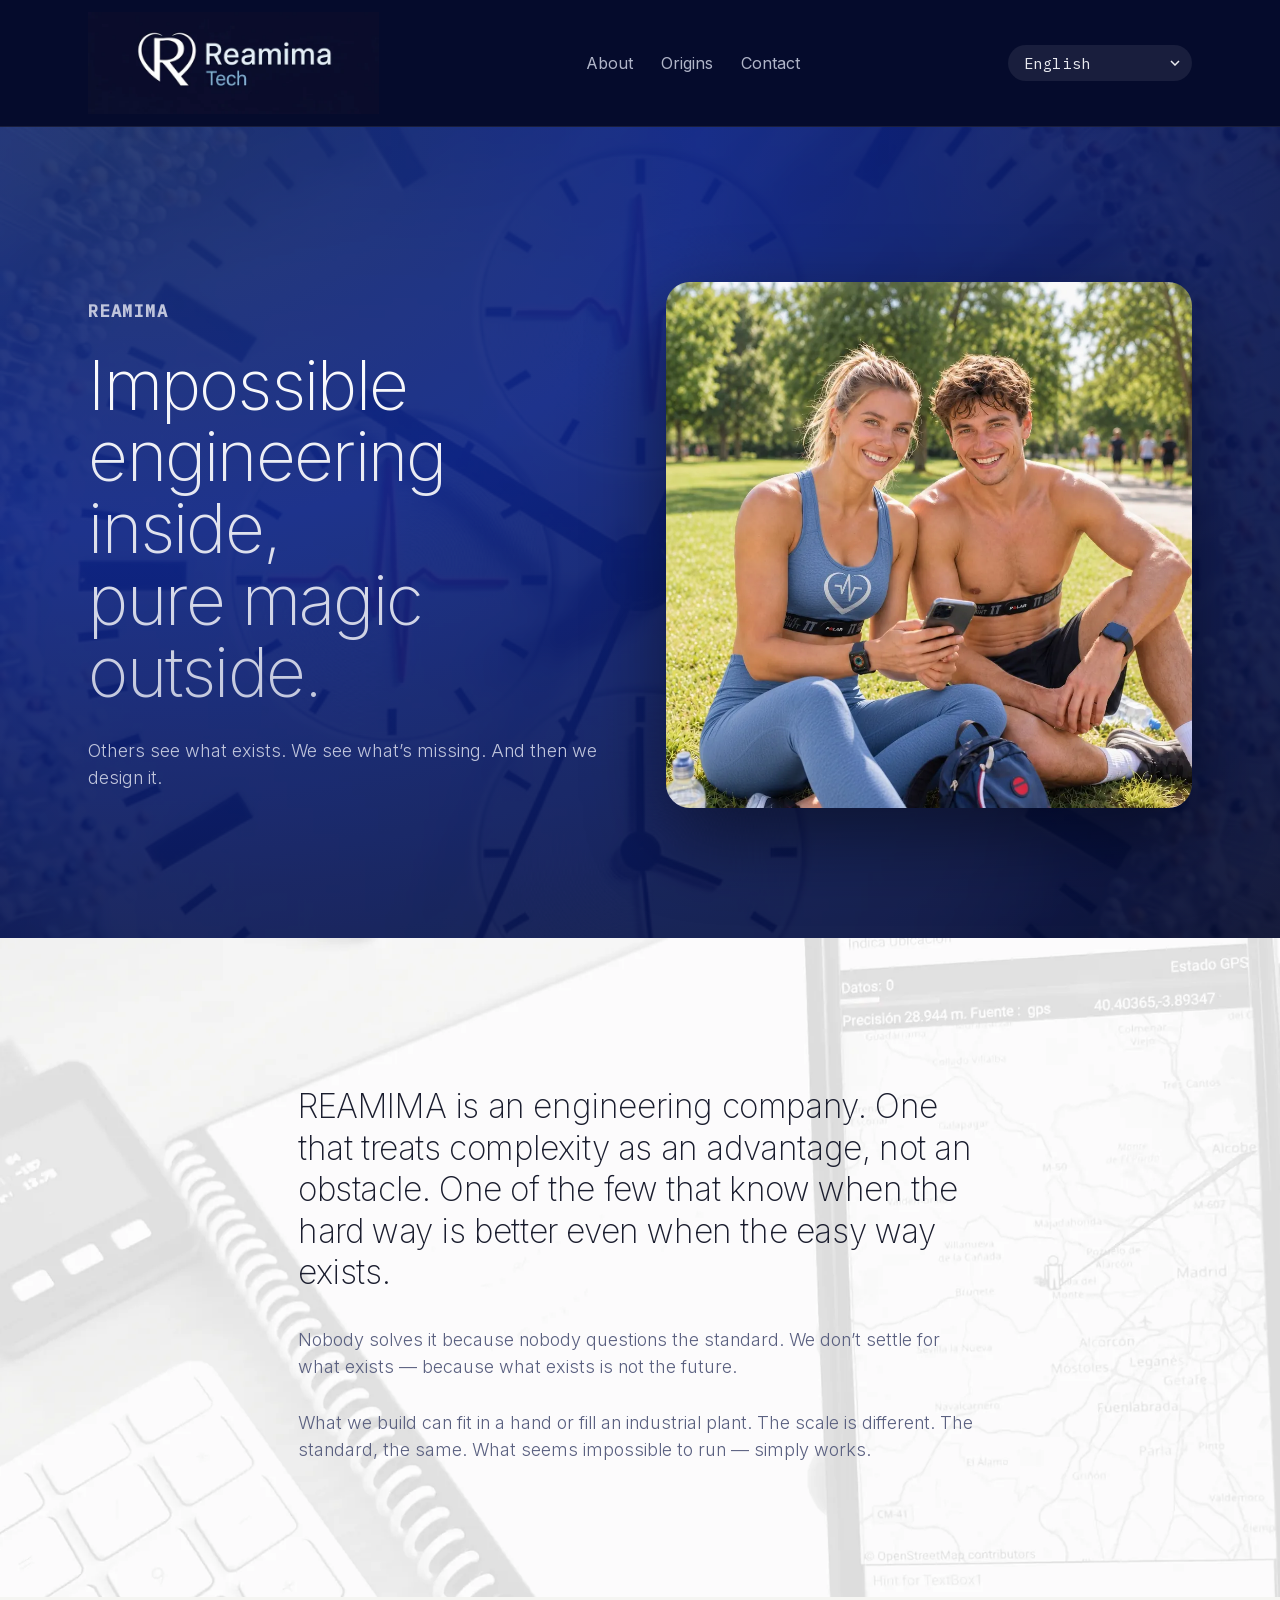
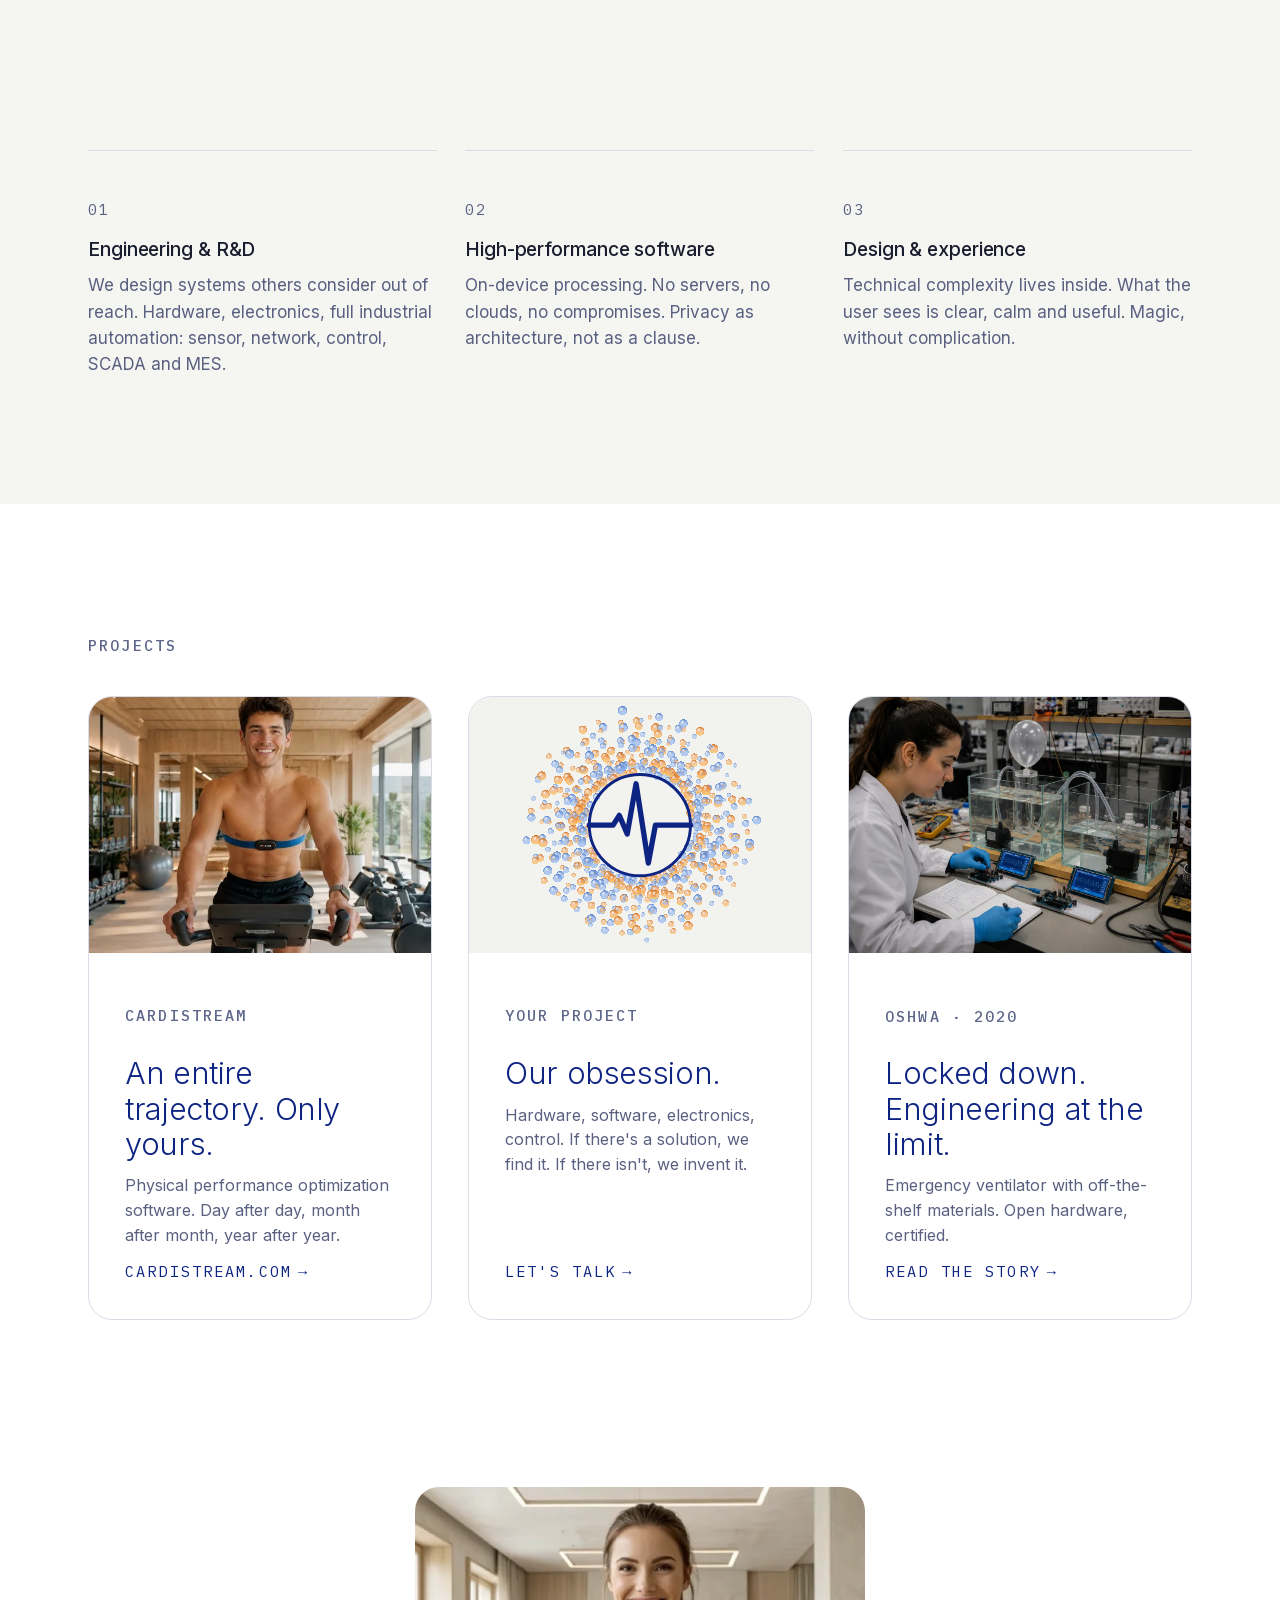
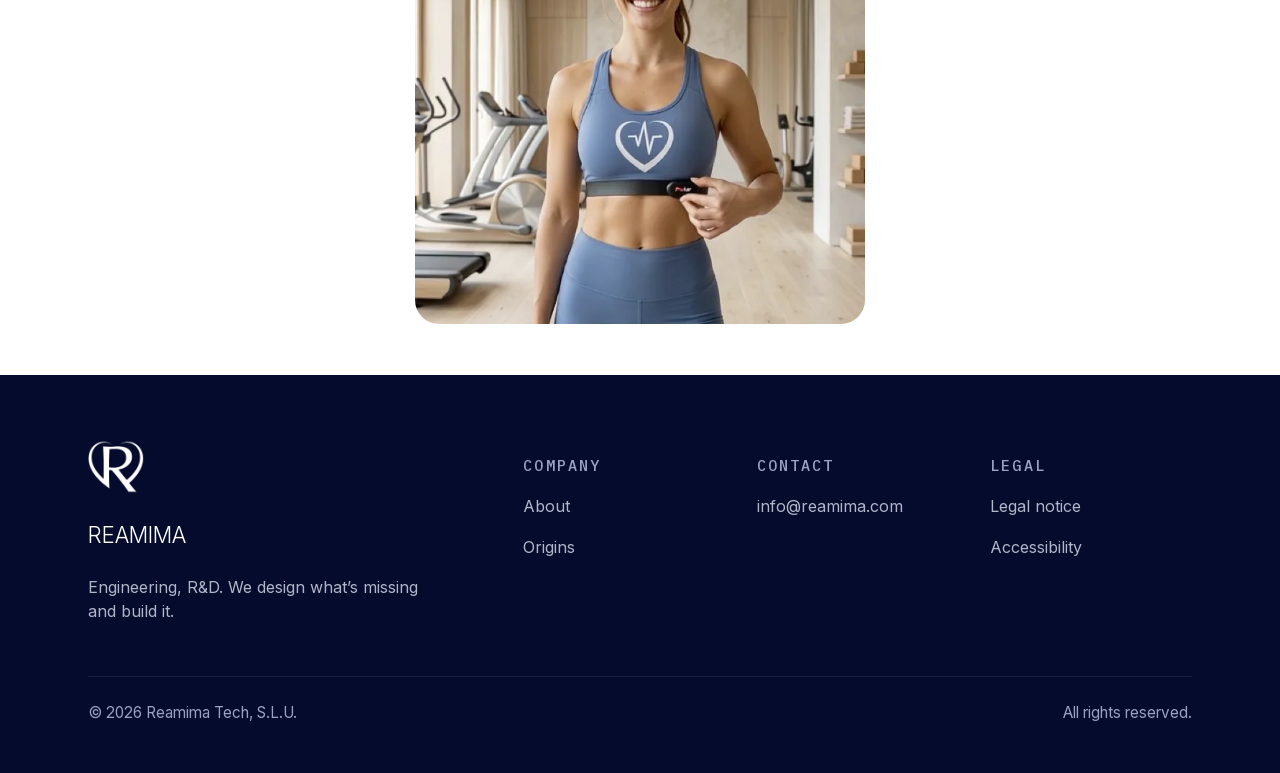
<file: index.html>
<!DOCTYPE html>
<html lang="es">
<head>
<meta charset="UTF-8" />
<meta name="viewport" content="width=device-width, initial-scale=1" />
<title>REAMIMA · Ingeniería imposible por dentro, magia por fuera</title>
<meta name="description" content="REAMIMA. Ingeniería, I+D+i, software de alto rendimiento. Resolvemos lo que la ingeniería convencional descartó como inviable." />
<link rel="canonical" href="https://www.reamima.com/">
<meta name="robots" content="index,follow,max-image-preview:large">
<meta property="og:type" content="website">
<meta property="og:site_name" content="REAMIMA">
<meta property="og:locale" content="es_ES">
<meta property="og:title" content="REAMIMA · Ingeniería imposible por dentro, magia por fuera">
<meta property="og:description" content="REAMIMA. Ingeniería, I+D+i, software de alto rendimiento. Resolvemos lo que la ingeniería convencional descartó como inviable.">
<meta property="og:url" content="https://www.reamima.com/">
<meta property="og:image" content="https://www.reamima.com/img/og-reamima.jpg">
<meta property="og:image:width" content="1200">
<meta property="og:image:height" content="630">
<meta name="twitter:card" content="summary_large_image">
<meta name="twitter:title" content="REAMIMA · Ingeniería imposible por dentro, magia por fuera">
<meta name="twitter:description" content="REAMIMA. Ingeniería, I+D+i, software de alto rendimiento. Resolvemos lo que la ingeniería convencional descartó como inviable.">
<meta name="twitter:image" content="https://www.reamima.com/img/og-reamima.jpg">
<script type="application/ld+json">{"@context": "https://schema.org", "@graph": [{"@type": "Organization", "@id": "https://www.reamima.com/#organizacion", "name": "REAMIMA", "legalName": "REAMIMA TECH, S.L.U.", "url": "https://www.reamima.com/", "logo": "https://www.reamima.com/img/reamima-logo-blanco.webp", "email": "info@reamima.com", "taxID": "B05931258", "description": "Empresa de ingeniería e I+D+i con sede en España: hardware, electrónica, automatización industrial, control en tiempo real y software de alto rendimiento.", "sameAs": ["https://cardistream.com"]}, {"@type": "WebSite", "@id": "https://www.reamima.com/#web", "url": "https://www.reamima.com/", "name": "REAMIMA", "inLanguage": ["es", "en", "de", "fr", "it", "pt", "es-419", "ja", "ko", "zh-Hans", "zh-Hant"], "publisher": {"@id": "https://www.reamima.com/#organizacion"}}]}</script>
<link rel="icon" type="image/x-icon" href="favicon/favicon.ico">
<link rel="icon" type="image/png" sizes="32x32" href="favicon/favicon-32x32.png">
<link rel="icon" type="image/png" sizes="16x16" href="favicon/favicon-16x16.png">
<link rel="apple-touch-icon" href="favicon/apple-touch-icon.png">
<meta name="theme-color" content="#050B2C">
<link rel="preload" href="fonts/inter-200-800-latin.woff2" as="font" type="font/woff2" crossorigin>
<link rel="preload" href="img/1_pareja_cesped.webp" as="image" fetchpriority="high">
<link rel="stylesheet" href="_design-system.css">
<style>
  /* Estilos específicos de la página Inicio */
  .hero-inicio {
    background: radial-gradient(ellipse at 10% 0%, #1A2E6B 0%, #0E2483 35%, #050B2C 100%);
    color: #EAEBF0;
    position: relative;
    overflow: hidden;
  }
  .hero-inicio::after {
    content: "";
    position: absolute; inset: 0;
    background-image: url('img/textura-puntitos.webp');
    background-size: cover; background-position: center;
    opacity: .08; mix-blend-mode: screen;
    pointer-events: none;
  }
  .hero-inicio .rm-eyebrow { color: #C0C5DC; font-size: var(--rm-fs-sm); font-weight: 600; letter-spacing: .08em; text-transform: uppercase; }
  .hero-inicio .rm-eyebrow { color: #C0C5DC; }
  .hero-inicio__display {
    background: linear-gradient(180deg, #FFFFFF 0%, #C0C5DC 100%);
    -webkit-background-clip: text;
    background-clip: text;
    color: transparent;
    /* el degradado solo pinta dentro de la caja: con interlínea 1,04 cortaba la cola de g/y/p/j y las tildes */
    padding-block: .12em .16em;
  }
  .hero-inicio__lead { color: #C0C5DC; max-width: 56ch; }
  .hero-inicio .rm-hero__split { position: relative; z-index: 1; }
  .hero-inicio .rm-hero__media {
    box-shadow: 0 30px 80px rgba(0,0,0,.45);
    aspect-ratio: 1 / 1;
  }
  @keyframes rmHeroZoom { from { transform: scale(1.10); } to { transform: scale(1.0); } }
  .hero-inicio .rm-hero__media img {
    object-fit: cover; object-position: center 30%;
    animation: rmHeroZoom 1.8s var(--rm-ease) .36s both;
  }
  @media (min-width: 900px) {
    .hero-inicio .rm-hero__split { grid-template-columns: 1.0fr 1.0fr; }
  }

  /* Manifiesto: foto propia (M5Stack, libreta, móvil) ya pasada a casi blanco en el propio WebP */
  .manifiesto { position: relative; overflow: hidden;
    background: #FFFFFF url('img/fondo-manifiesto.webp') center / cover no-repeat; }
  .manifiesto > .rm-container { position: relative; }

  .pillars { display: grid; gap: 28px; grid-template-columns: 1fr; }
  @media (min-width: 760px) { .pillars { grid-template-columns: repeat(3, 1fr); } }
  .pillar { padding: 32px 0; border-top: 1px solid var(--rm-line); }
  .pillar h2 { margin-bottom: .5em; }

  .quiet-cta {
    display: flex; align-items: baseline; justify-content: space-between; flex-wrap: wrap; gap: 24px;
    padding: 28px 0;
    border-top: 1px solid var(--rm-line);
    border-bottom: 1px solid var(--rm-line);
  }
</style>
<script src="i18n.js"></script>
<script src="isostream-anim.js" defer></script>
</head>
<body data-active-lang="es">
<a class="rm-skip" href="#main-content"><span data-lang="es">Saltar al contenido</span><span data-lang="en">Skip to content</span></a>

<!-- ========================== NAV ========================== -->
<nav class="rm-nav rm-nav--ink">
  <div class="rm-container rm-nav__inner">
    <a href="/" class="rm-nav__brand" aria-label="REAMIMA · Inicio">
      <img decoding="async" width="681" height="240" class="rm-nav__logo--dark" src="img/1_Reamima_transpa_Blanco.webp" alt="" />
      <img decoding="async" width="682" height="240" class="rm-nav__logo--light" src="img/Reamima_Solido_oscuro.webp" alt="" />
    </a>
    <div class="rm-nav__links">
      <a href="/sobre"><span data-lang="es">Sobre</span><span data-lang="en">About</span></a>
      <a href="/origenes"><span data-lang="es">Orígenes</span><span data-lang="en">Origins</span></a>
      <a href="/contacta"><span data-lang="es">Contacta</span><span data-lang="en">Contact</span></a>
    </div>
    <div class="rm-lang"></div>
    <button class="rm-nav__toggle" aria-label="Menú" aria-expanded="false">
      <span></span><span></span><span></span>
    </button>
  </div>
</nav>
<main id="main-content">

<!-- ========================== HERO (a dos columnas) ========================== -->
<section class="rm-hero rm-hero--split hero-inicio">
  <div class="rm-container">
    <div class="rm-hero__split">
      <div>
        <p class="rm-eyebrow rm-reveal">REAMIMA</p>
        <h1 class="rm-display hero-inicio__display rm-hero__title rm-reveal rm-reveal--d1">
          <span data-lang="es">Ingeniería imposible por dentro,<br/>magia por fuera.</span>
          <span data-lang="en">Impossible engineering inside,<br/>pure magic outside.</span>
        </h1>
        <p class="rm-lead hero-inicio__lead rm-reveal rm-reveal--d2">
          <span data-lang="es">Otros ven lo que existe. Nosotros vemos lo que falta. Y lo diseñamos.</span>
          <span data-lang="en">Others see what exists. We see what&rsquo;s missing. And then we design it.</span>
        </p>
      </div>
      <figure class="rm-hero__media" style="margin:0;">
        <img decoding="async" width="1024" height="1024" src="img/1_pareja_cesped.webp" alt="" loading="eager" fetchpriority="high" style="object-fit:cover; object-position: center;" />
      </figure>
    </div>
  </div>
</section>

<!-- ========================== MANIFIESTO ========================== -->
<section class="rm-section rm-section--paper manifiesto">
  <div class="rm-container rm-narrow rm-stack-lg">
    <p class="rm-quote rm-fade rm-fade--d1">
      <span data-lang="es">REAMIMA es una ingeniería. Una que trata la complejidad como ventaja, no como obstáculo. De las pocas que saben cuándo es mejor lo difícil, aunque lo fácil exista.</span>
      <span data-lang="en">REAMIMA is an engineering company. One that treats complexity as an advantage, not an obstacle. One of the few that know when the hard way is better even when the easy way exists.</span>
    </p>
    <p class="rm-lead rm-muted rm-fade rm-fade--d2">
      <span data-lang="es">Nadie lo resuelve porque nadie cuestiona el estándar. Nosotros no nos conformamos con lo que hay — porque lo que hay no es el futuro.</span>
      <span data-lang="en">Nobody solves it because nobody questions the standard. We don&rsquo;t settle for what exists — because what exists is not the future.</span>
    </p>
    <p class="rm-lead rm-muted rm-fade rm-fade--d3">
      <span data-lang="es">Lo que construimos puede caber en una mano o llenar una planta industrial. La escala es distinta. La exigencia, la misma. Lo que parece imposible de ejecutar — simplemente funciona.</span>
      <span data-lang="en">What we build can fit in a hand or fill an industrial plant. The scale is different. The standard, the same. What seems impossible to run — simply works.</span>
    </p>
  </div>
</section>

<!-- ========================== PILARES ========================== -->
<section class="rm-section rm-section--stone rm-section--tight">
  <div class="rm-container">
    <p class="rm-eyebrow rm-fade" style="margin-bottom: 2.4rem;">
      <span data-lang="es">Capacidades</span>
      <span data-lang="en">Capabilities</span>
    </p>
    <div class="pillars">
      <div class="pillar rm-fade rm-fade--d1">
        <p class="rm-mono rm-muted" style="font-size: var(--rm-fs-micro); letter-spacing:.16em; text-transform:uppercase;">01</p>
        <h2 class="rm-h3" style="margin-top: 12px;">
          <span data-lang="es">Ingeniería e I+D+i</span>
          <span data-lang="en">Engineering &amp; R&amp;D</span>
        </h2>
        <p class="rm-muted" style="margin-top: 8px;">
          <span data-lang="es">Diseñamos sistemas que otros consideran fuera del alcance. Hardware, electrónica, automatización industrial completa: sensor, red, control, SCADA y MES.</span>
          <span data-lang="en">We design systems others consider out of reach. Hardware, electronics, full industrial automation: sensor, network, control, SCADA and MES.</span>
        </p>
      </div>
      <div class="pillar rm-fade rm-fade--d2">
        <p class="rm-mono rm-muted" style="font-size: var(--rm-fs-micro); letter-spacing:.16em; text-transform:uppercase;">02</p>
        <h2 class="rm-h3" style="margin-top: 12px;">
          <span data-lang="es">Software de alto rendimiento</span>
          <span data-lang="en">High-performance software</span>
        </h2>
        <p class="rm-muted" style="margin-top: 8px;">
          <span data-lang="es">Procesamiento en el dispositivo. Sin servidores, sin nubes, sin compromisos. La privacidad como arquitectura, no como cláusula.</span>
          <span data-lang="en">On-device processing. No servers, no clouds, no compromises. Privacy as architecture, not as a clause.</span>
        </p>
      </div>
      <div class="pillar rm-fade rm-fade--d3">
        <p class="rm-mono rm-muted" style="font-size: var(--rm-fs-micro); letter-spacing:.16em; text-transform:uppercase;">03</p>
        <h2 class="rm-h3" style="margin-top: 12px;">
          <span data-lang="es">Diseño y experiencia</span>
          <span data-lang="en">Design &amp; experience</span>
        </h2>
        <p class="rm-muted" style="margin-top: 8px;">
          <span data-lang="es">La complejidad técnica vive dentro. Lo que el usuario ve es claro, sereno y útil. Magia, sin complicación.</span>
          <span data-lang="en">Technical complexity lives inside. What the user sees is clear, calm and useful. Magic, without complication.</span>
        </p>
      </div>
    </div>
  </div>
</section>

<!-- ========================== TILES (estilo Apple Education) ========================== -->
<section class="rm-section rm-section--paper">
  <div class="rm-container">
    <p class="rm-eyebrow rm-fade" style="margin-bottom: clamp(28px,3vw,48px);">
      <span data-lang="es">Proyectos</span>
      <span data-lang="en">Projects</span>
    </p>
    <div class="rm-tile-grid rm-tile-grid--3">
      <a class="rm-tile rm-fade rm-fade--d1" href="https://cardistream.com" target="_blank" rel="noopener">
        <div class="rm-tile__media"><img decoding="async" width="640" height="640" src="img/1_bici_chico_mediano.webp" alt="Cardistream — rendimiento físico" loading="lazy" /></div>
        <div class="rm-tile__body">
          <p class="rm-eyebrow">Cardistream</p>
          <h3 class="rm-tile__title">
            <span data-lang="es">Una trayectoria entera. Solo tuya.</span>
            <span data-lang="en">An entire trajectory. Only yours.</span>
          </h3>
          <p class="rm-tile__excerpt">
            <span data-lang="es">Software de optimización del rendimiento físico. Día a día, mes a mes, año a año.</span>
            <span data-lang="en">Physical performance optimization software. Day after day, month after month, year after year.</span>
          </p>
          <span class="rm-tile__more">cardistream.com</span>
        </div>
      </a>
      <a class="rm-tile rm-fade rm-fade--d2" href="/contacta">
        <div class="rm-tile__media" style="background:#F2F2EE;"><img decoding="async" width="1024" height="1024" src="img/isostream-solido.webp" alt="Hardware REAMIMA — render de producto" loading="lazy" style="object-fit:contain;background:#F2F2EE;padding:8%;" /><canvas class="rm-isostream" role="img" aria-label="Hardware REAMIMA — render de producto" hidden></canvas></div>
        <div class="rm-tile__body">
          <p class="rm-eyebrow"><span data-lang="es">Tu proyecto</span><span data-lang="en">Your project</span></p>
          <h3 class="rm-tile__title">
            <span data-lang="es">Nuestra obsesión.</span>
            <span data-lang="en">Our obsession.</span>
          </h3>
          <p class="rm-tile__excerpt">
            <span data-lang="es">Hardware, software, electrónica, control. Si tiene solución, la encontramos. Si no la tiene, la inventamos.</span>
            <span data-lang="en">Hardware, software, electronics, control. If there's a solution, we find it. If there isn't, we invent it.</span>
          </p>
          <span class="rm-tile__more">
            <span data-lang="es">Hablemos</span><span data-lang="en">Let's talk</span>
          </span>
        </div>
      </a>
      <a class="rm-tile rm-fade rm-fade--d3" href="/origenes">
        <div class="rm-tile__media"><img decoding="async" width="1280" height="853" src="img/1_reamima_Concepto_2.webp" alt="Orígenes — respirador de emergencia COVID" loading="lazy" /></div>
        <div class="rm-tile__body">
          <p class="rm-eyebrow">OSHWA · 2020</p>
          <h3 class="rm-tile__title">
            <span data-lang="es">Confinados. Ingeniería al límite.</span>
            <span data-lang="en">Locked down. Engineering at the limit.</span>
          </h3>
          <p class="rm-tile__excerpt">
            <span data-lang="es">Respirador de emergencia con materiales de almacén. Hardware abierto certificado.</span>
            <span data-lang="en">Emergency ventilator with off-the-shelf materials. Open hardware, certified.</span>
          </p>
          <span class="rm-tile__more">
            <span data-lang="es">Leer la historia</span><span data-lang="en">Read the story</span>
          </span>
        </div>
      </a>
    </div>
  </div>
</section>

<!-- ========================== IMAGEN AMPLIA ========================== -->
<section class="rm-section--tight" style="padding: clamp(32px,4vw,64px) 0;">
  <div class="rm-container">
    <figure class="rm-figure rm-fade" style="max-width: 450px; margin: 0 auto;">
      <img decoding="async" width="626" height="608" src="img/2_Cinta_pos_derecha_gym.webp" alt="" loading="lazy" style="max-width: 100%; height: auto;" />
    </figure>
  </div>
</section>

<!-- ========================== FOOTER ========================== -->
</main>

<footer class="rm-foot">
  <div class="rm-container">
    <div class="rm-foot__grid">
      <div>
        <a href="/" aria-label="REAMIMA · Inicio"><img decoding="async" width="256" height="256" class="rm-foot__logo" src="img/reamima-logo-blanco.webp" alt="" /></a>
        <p class="rm-foot__brand">REAMIMA</p>
        <p style="margin-top: 12px; max-width: 36ch;">
          <span data-lang="es">Ingeniería, I+D+i. Pensamos lo que falta y lo construimos.</span>
          <span data-lang="en">Engineering, R&amp;D. We design what&rsquo;s missing and build it.</span>
        </p>
      </div>
      <div>
        <p class="rm-eyebrow" style="margin-bottom: 14px;">
          <span data-lang="es">Empresa</span><span data-lang="en">Company</span>
        </p>
        <p><a href="/sobre"><span data-lang="es">Sobre REAMIMA</span><span data-lang="en">About</span></a></p>
        <p><a href="/origenes"><span data-lang="es">Orígenes</span><span data-lang="en">Origins</span></a></p>
      </div>
      <div>
        <p class="rm-eyebrow" style="margin-bottom: 14px;">
          <span data-lang="es">Contacto</span><span data-lang="en">Contact</span>
        </p>
        <p><a href="/contacta">info@reamima.com</a></p>
      </div>
      <div>
        <p class="rm-eyebrow" style="margin-bottom: 14px;">Legal</p>
        <p><a href="/legal"><span data-lang="es">Aviso legal</span><span data-lang="en">Legal notice</span></a></p>
        <p><a href="/accesibilidad"><span data-lang="es">Accesibilidad</span><span data-lang="en">Accessibility</span></a></p>
      </div>
    </div>
    <div class="rm-foot__legal">
      <span>© 2026 Reamima Tech, S.L.U.</span>
      <span><span data-lang="es">Todos los derechos reservados.</span><span data-lang="en">All rights reserved.</span></span>
    </div>
  </div>
</footer>

<script>

  // Fade-up al hacer scroll (estilo Apple Education)
  (function(){
    const items = document.querySelectorAll('.rm-fade');
    if (!('IntersectionObserver' in window) || !items.length) {
      items.forEach(el => el.classList.add('is-visible'));
      return;
    }
    const io = new IntersectionObserver((entries) => {
      entries.forEach(e => {
        if (e.isIntersecting) {
          e.target.classList.add('is-visible');
          io.unobserve(e.target);
        }
      });
    }, { rootMargin: '0px 0px -10% 0px', threshold: 0.08 });
    items.forEach(el => io.observe(el));
  })();
  (function(){
    var toggle = document.querySelector('.rm-nav__toggle');
    var links = document.querySelector('.rm-nav__links');
    if (!toggle || !links) return;
    toggle.addEventListener('click', function() {
      var open = links.classList.toggle('is-open');
      toggle.classList.toggle('is-open', open);
      toggle.setAttribute('aria-expanded', String(open));
      if (open) { var fl = links.querySelector('a'); if (fl) fl.focus(); }
    });
    document.addEventListener('click', function(e) {
      if (!toggle.contains(e.target) && !links.contains(e.target)) {
        links.classList.remove('is-open');
        toggle.classList.remove('is-open');
        toggle.setAttribute('aria-expanded', 'false');
      }
    });
  })();
</script>

</body>
</html>
</file>
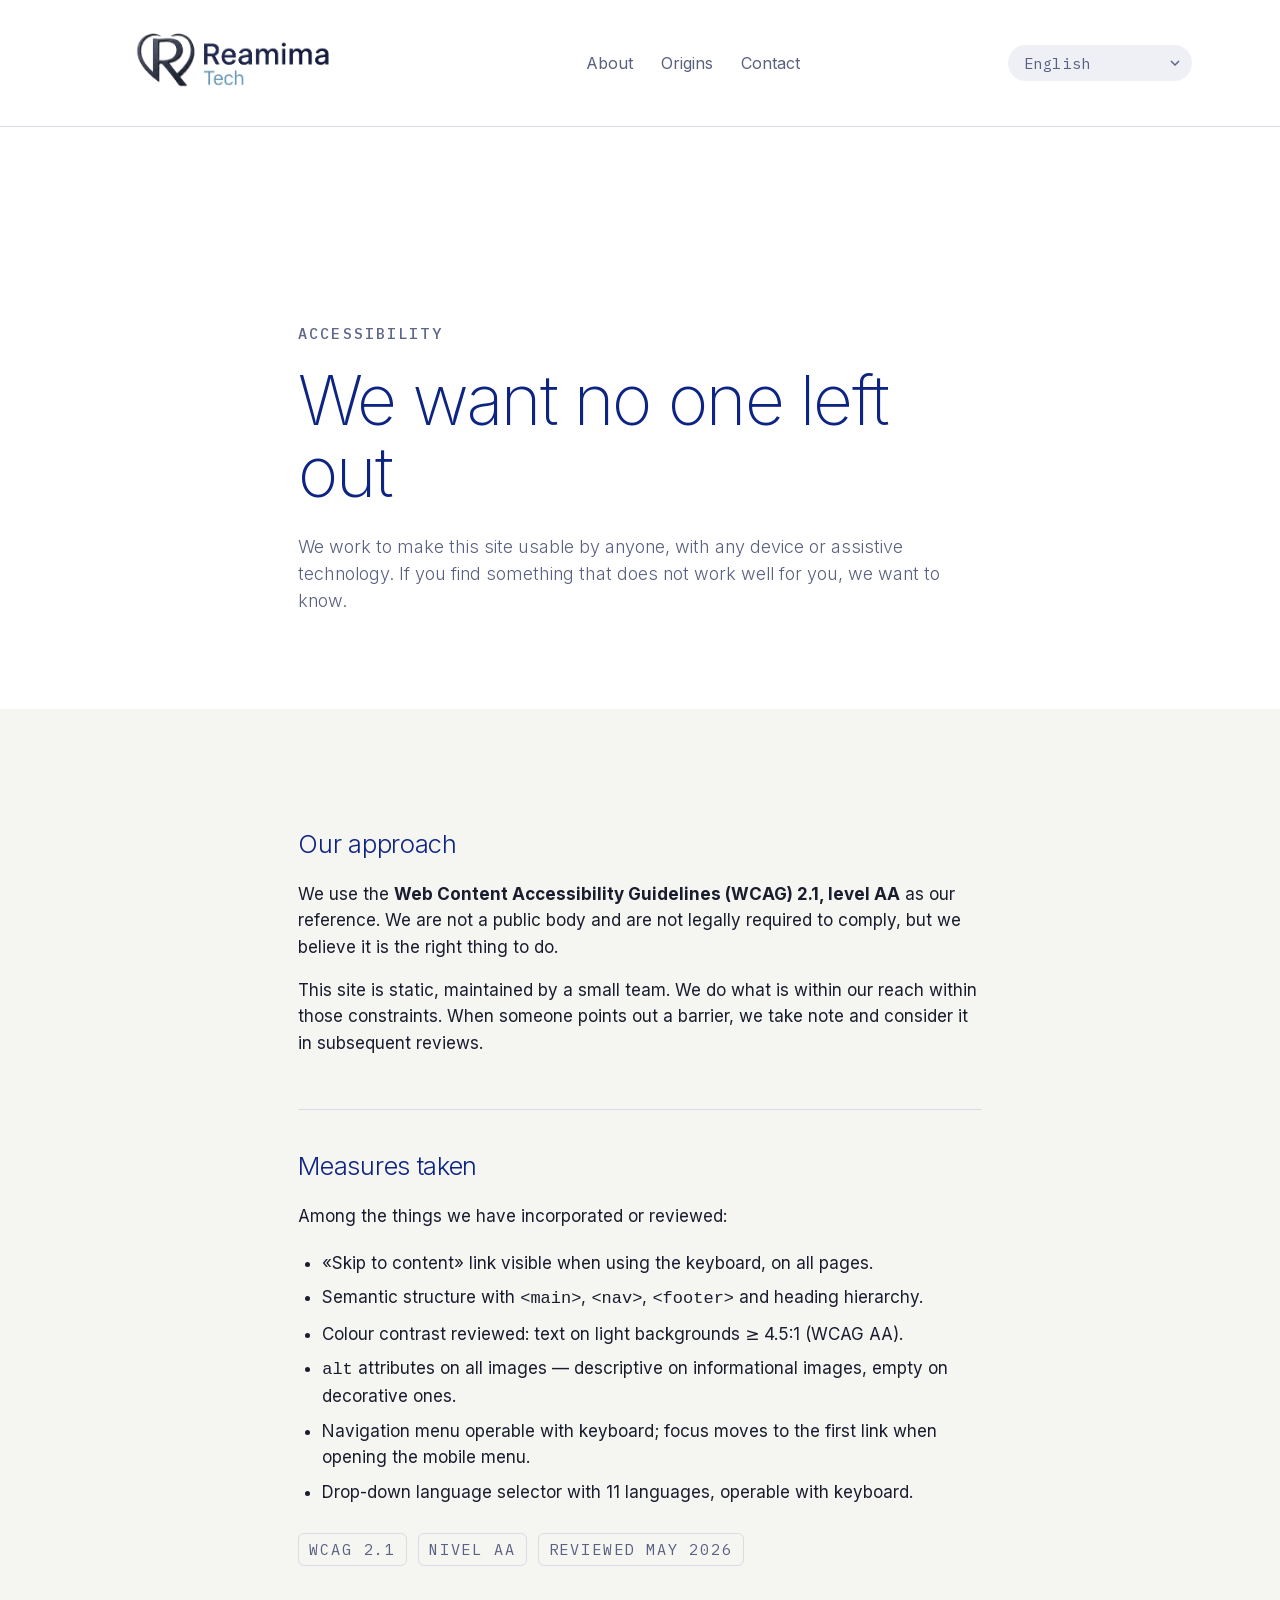
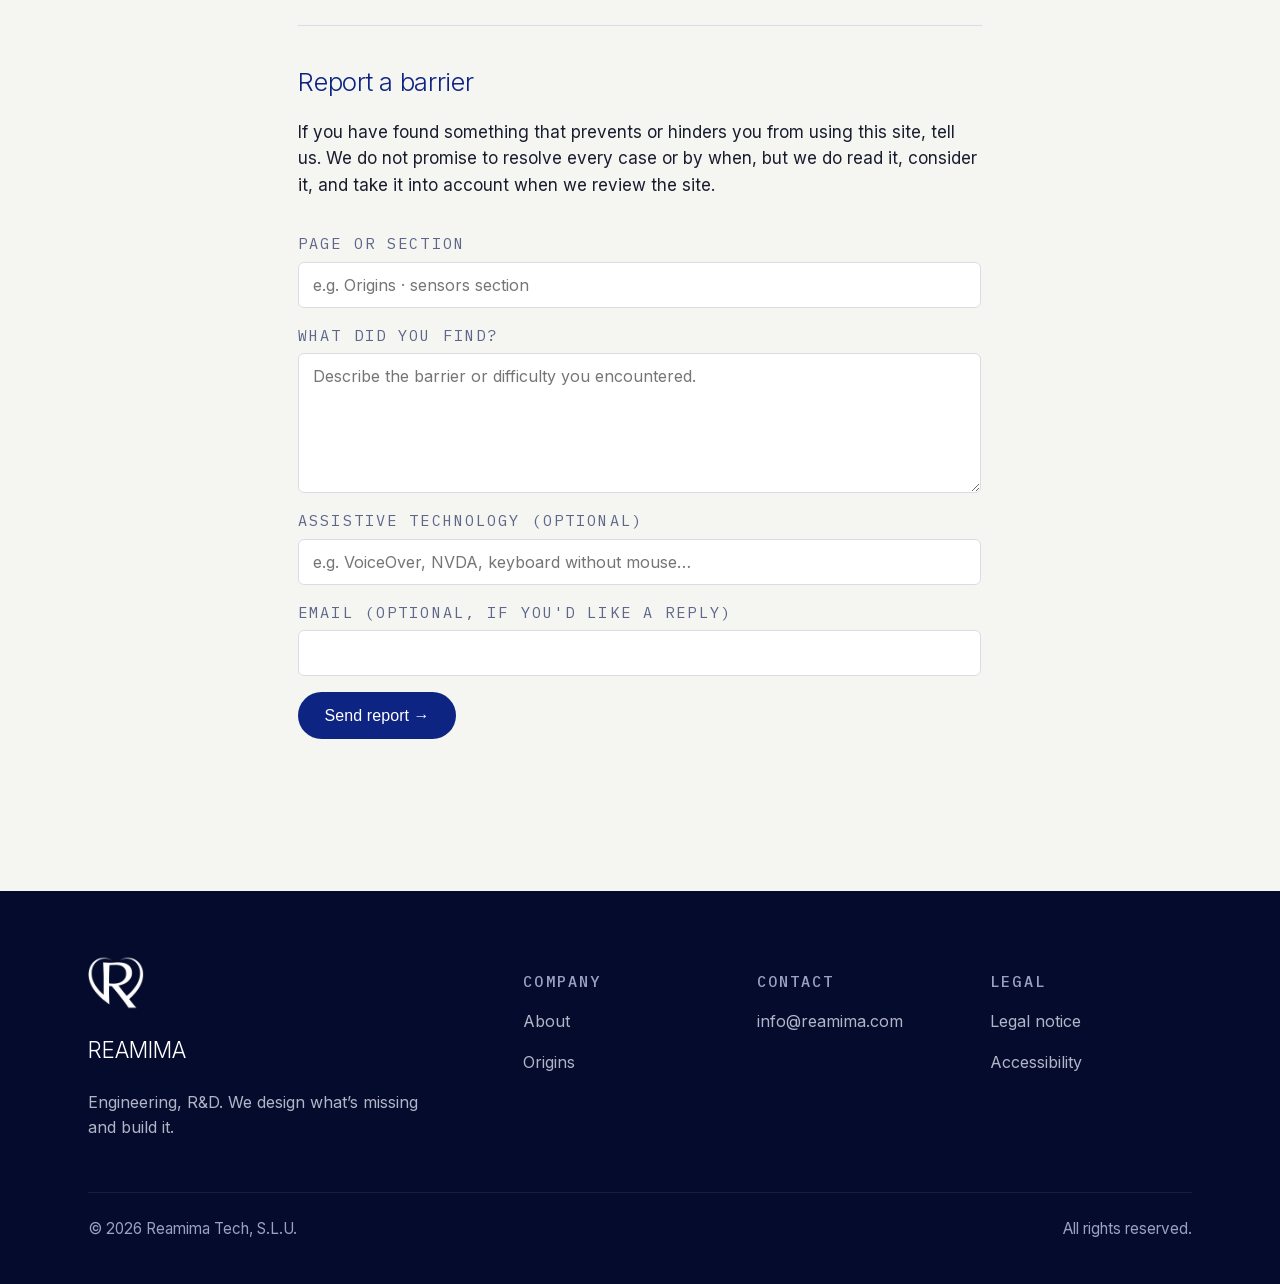
<file: accesibilidad.html>
<!DOCTYPE html>
<html lang="es">
<head>
<meta charset="UTF-8" />
<meta name="viewport" content="width=device-width, initial-scale=1" />
<title>Accesibilidad · REAMIMA</title>
<meta name="description" content="Compromiso de REAMIMA con la accesibilidad web y canal para notificar barreras de acceso." />
<link rel="canonical" href="https://www.reamima.com/accesibilidad">
<meta name="robots" content="index,follow,max-image-preview:large">
<meta property="og:type" content="website">
<meta property="og:site_name" content="REAMIMA">
<meta property="og:locale" content="es_ES">
<meta property="og:title" content="Accesibilidad · REAMIMA">
<meta property="og:description" content="Compromiso de REAMIMA con la accesibilidad web y canal para notificar barreras de acceso.">
<meta property="og:url" content="https://www.reamima.com/accesibilidad">
<meta property="og:image" content="https://www.reamima.com/img/og-reamima.jpg">
<meta property="og:image:width" content="1200">
<meta property="og:image:height" content="630">
<meta name="twitter:card" content="summary_large_image">
<meta name="twitter:title" content="Accesibilidad · REAMIMA">
<meta name="twitter:description" content="Compromiso de REAMIMA con la accesibilidad web y canal para notificar barreras de acceso.">
<meta name="twitter:image" content="https://www.reamima.com/img/og-reamima.jpg">
<link rel="icon" type="image/x-icon" href="favicon/favicon.ico">
<link rel="icon" type="image/png" sizes="32x32" href="favicon/favicon-32x32.png">
<link rel="icon" type="image/png" sizes="16x16" href="favicon/favicon-16x16.png">
<link rel="apple-touch-icon" href="favicon/apple-touch-icon.png">
<meta name="theme-color" content="#050B2C">
<link rel="preload" href="fonts/inter-200-800-latin.woff2" as="font" type="font/woff2" crossorigin>
<link rel="stylesheet" href="_design-system.css">
<style>
  .ac-hero { padding-top: clamp(120px, 14vw, 200px); padding-bottom: clamp(48px, 6vw, 80px); }
  .ac-section {
    padding: 36px 0;
    border-top: 1px solid var(--rm-line);
  }
  .ac-section h2 {
    font-family: var(--rm-font-display);
    font-size: clamp(1.4rem, 2vw, 1.8rem);
    font-weight: 300;
    color: var(--rm-navy);
    letter-spacing: -.012em;
    margin: 0 0 .6em 0;
  }
  .ac-section p + p { margin-top: 1em; }
  .ac-section ul { padding-left: 1.4em; margin-top: .8em; }
  .ac-section li { padding: 4px 0; }
  .ac-badge {
    display: inline-block;
    font-family: var(--rm-font-mono);
    font-size: var(--rm-fs-micro);
    letter-spacing: .12em;
    text-transform: uppercase;
    background: var(--rm-stone);
    border: 1px solid var(--rm-line);
    border-radius: var(--rm-radius-sm);
    padding: 4px 10px;
    color: var(--rm-text-muted);
    margin-right: 6px;
    margin-bottom: 6px;
  }
  /* Reutilizamos estilos del formulario de contacta.html */
  .ct-form { display: flex; flex-direction: column; gap: 16px; margin-top: 1.8em; }
  .ct-form__field { display: flex; flex-direction: column; gap: 6px; }
  .ct-form__label { font-family: var(--rm-font-mono); font-size: var(--rm-fs-micro); letter-spacing: .14em; text-transform: uppercase; color: var(--rm-blue-grey); }
  .ct-form__input, .ct-form__textarea { font-family: var(--rm-font-body); font-size: 1rem; color: var(--rm-text); background: var(--rm-paper); border: 1px solid var(--rm-line); border-radius: var(--rm-radius-sm); padding: 12px 14px; width: 100%; box-sizing: border-box; transition: border-color .2s var(--rm-ease); outline: none; }
  .ct-form__input:focus, .ct-form__textarea:focus { border-color: var(--rm-navy); }
  .ct-form__textarea { resize: vertical; min-height: 140px; }
  .ct-form__msg { font-family: var(--rm-font-mono); font-size: var(--rm-fs-micro); margin-top: 8px; display: none; }
  .ct-form__msg--ok { color: #2a7a4f; }
  .ct-form__msg--err { color: #b93a3a; }
</style>
<script src="i18n.js"></script>
</head>
<body data-active-lang="es">
<a class="rm-skip" href="#main-content"><span data-lang="es">Saltar al contenido</span><span data-lang="en">Skip to content</span></a>

<nav class="rm-nav">
  <div class="rm-container rm-nav__inner">
    <a href="/" class="rm-nav__brand" aria-label="REAMIMA · Inicio"><img decoding="async" width="681" height="240" class="rm-nav__logo--dark" src="img/1_Reamima_transpa_Blanco.webp" alt="" /><img decoding="async" width="682" height="240" class="rm-nav__logo--light" src="img/Reamima_Solido_oscuro.webp" alt="" /></a>
    <div class="rm-nav__links">
      <a href="/sobre"><span data-lang="es">Sobre</span><span data-lang="en">About</span></a>
      <a href="/origenes"><span data-lang="es">Orígenes</span><span data-lang="en">Origins</span></a>
      <a href="/contacta"><span data-lang="es">Contacta</span><span data-lang="en">Contact</span></a>
    </div>
    <div class="rm-lang"></div>
    <button class="rm-nav__toggle" aria-label="Menú" aria-expanded="false">
      <span></span><span></span><span></span>
    </button>
  </div>
</nav>
<main id="main-content">

<!-- HERO -->
<section class="rm-section rm-section--paper ac-hero">
  <div class="rm-container rm-narrow">
    <p class="rm-eyebrow rm-fade">
      <span data-lang="es">Accesibilidad</span>
      <span data-lang="en">Accessibility</span>
    </p>
    <h1 class="rm-display rm-fade rm-fade--d1" style="margin-top: 1.2rem; max-width: 22ch; color: var(--rm-navy);">
      <span data-lang="es">Queremos que nadie se quede fuera</span>
      <span data-lang="en">We want no one left out</span>
    </h1>
    <p class="rm-lead rm-muted rm-fade rm-fade--d2" style="margin-top: 1.6rem; max-width: 60ch;">
      <span data-lang="es">Trabajamos para que este sitio sea usable por cualquier persona, con cualquier dispositivo o tecnología de apoyo. Si encuentras algo que no funciona bien para ti, nos interesa saberlo.</span>
      <span data-lang="en">We work to make this site usable by anyone, with any device or assistive technology. If you find something that does not work well for you, we want to know.</span>
    </p>
  </div>
</section>

<!-- SECCIONES -->
<section class="rm-section rm-section--stone">
  <div class="rm-container rm-narrow">

    <!-- Nuestro enfoque -->
    <article class="ac-section" style="border-top: none; padding-top: 0;">
      <h2>
        <span data-lang="es">Nuestro enfoque</span>
        <span data-lang="en">Our approach</span>
      </h2>
      <p>
        <span data-lang="es">Tomamos como referencia las <strong>Pautas de Accesibilidad para el Contenido Web (WCAG) 2.1, nivel AA</strong>. No somos un organismo público ni estamos obligados legalmente a cumplirlas, pero creemos que es lo correcto.</span>
        <span data-lang="en">We use the <strong>Web Content Accessibility Guidelines (WCAG) 2.1, level AA</strong> as our reference. We are not a public body and are not legally required to comply, but we believe it is the right thing to do.</span>
      </p>
      <p>
        <span data-lang="es">Este sitio es estático, mantenido por un equipo pequeño. Hacemos lo que está en nuestra mano dentro de esos límites. Cuando alguien nos señala una barrera, lo valoramos y lo tenemos en cuenta en las siguientes revisiones.</span>
        <span data-lang="en">This site is static, maintained by a small team. We do what is within our reach within those constraints. When someone points out a barrier, we take note and consider it in subsequent reviews.</span>
      </p>
    </article>

    <!-- Qué hemos hecho -->
    <article class="ac-section">
      <h2>
        <span data-lang="es">Medidas adoptadas</span>
        <span data-lang="en">Measures taken</span>
      </h2>
      <p>
        <span data-lang="es">Entre las cosas que hemos incorporado o revisado:</span>
        <span data-lang="en">Among the things we have incorporated or reviewed:</span>
      </p>
      <ul>
        <li>
          <span data-lang="es">Enlace «Saltar al contenido» visible al usar el teclado, en todas las páginas.</span>
          <span data-lang="en">«Skip to content» link visible when using the keyboard, on all pages.</span>
        </li>
        <li>
          <span data-lang="es">Estructura semántica con <code>&lt;main&gt;</code>, <code>&lt;nav&gt;</code>, <code>&lt;footer&gt;</code> y jerarquía de encabezados.</span>
          <span data-lang="en">Semantic structure with <code>&lt;main&gt;</code>, <code>&lt;nav&gt;</code>, <code>&lt;footer&gt;</code> and heading hierarchy.</span>
        </li>
        <li>
          <span data-lang="es">Contraste de color revisado: texto sobre fondos claros ≥ 4.5:1 (WCAG AA).</span>
          <span data-lang="en">Colour contrast reviewed: text on light backgrounds ≥ 4.5:1 (WCAG AA).</span>
        </li>
        <li>
          <span data-lang="es">Atributos <code>alt</code> en todas las imágenes — descriptivos en imágenes informativas, vacíos en las decorativas.</span>
          <span data-lang="en"><code>alt</code> attributes on all images — descriptive on informational images, empty on decorative ones.</span>
        </li>
        <li>
          <span data-lang="es">Menú de navegación operable con teclado; el foco se mueve al primer enlace al abrir el menú móvil.</span>
          <span data-lang="en">Navigation menu operable with keyboard; focus moves to the first link when opening the mobile menu.</span>
        </li>
        <li>
          <span data-lang="es">Selector de idioma desplegable con 11 idiomas, operable con teclado.</span>
          <span data-lang="en">Drop-down language selector with 11 languages, operable with keyboard.</span>
        </li>
      </ul>
      <p style="margin-top: 1.4em;">
        <span class="ac-badge">WCAG 2.1</span>
        <span class="ac-badge">Nivel AA</span>
        <span class="ac-badge">
          <span data-lang="es">Revisado mayo 2026</span>
          <span data-lang="en">Reviewed May 2026</span>
        </span>
      </p>
    </article>

    <!-- Notificar -->
    <article class="ac-section">
      <h2>
        <span data-lang="es">Notificarnos una barrera</span>
        <span data-lang="en">Report a barrier</span>
      </h2>
      <p>
        <span data-lang="es">Si has encontrado algo que te impide o dificulta usar este sitio, cuéntanoslo. No prometemos resolver cada caso ni en qué plazo, pero sí que lo leemos, lo valoramos y lo tenemos en cuenta cuando revisamos el sitio.</span>
        <span data-lang="en">If you have found something that prevents or hinders you from using this site, tell us. We do not promise to resolve every case or by when, but we do read it, consider it, and take it into account when we review the site.</span>
      </p>

      <form class="ct-form rm-fade" id="ac-form" action="https://api.web3forms.com/submit" method="POST" style="margin-top: 2em;">
        <input type="hidden" name="access_key" value="643dd053-8d56-45a2-b90f-094a4922b130" />
        <input type="hidden" name="subject" value="Notificación de accesibilidad · reamima.com" />
        <input type="checkbox" name="botcheck" style="display:none" tabindex="-1" autocomplete="off" />

        <div class="ct-form__field">
          <label class="ct-form__label" for="ac-page">
            <span data-lang="es">Página o sección</span>
            <span data-lang="en">Page or section</span>
          </label>
          <input class="ct-form__input" id="ac-page" type="text" name="page"
            placeholder="p.ej. Orígenes · sección de sensores" />
        </div>

        <div class="ct-form__field">
          <label class="ct-form__label" for="ac-issue">
            <span data-lang="es">¿Qué encontraste?</span>
            <span data-lang="en">What did you find?</span>
          </label>
          <textarea class="ct-form__textarea" id="ac-issue" name="message" required
            placeholder="Describe la barrera o la dificultad que encontraste."></textarea>
        </div>

        <div class="ct-form__field">
          <label class="ct-form__label" for="ac-tech">
            <span data-lang="es">Tecnología de apoyo (opcional)</span>
            <span data-lang="en">Assistive technology (optional)</span>
          </label>
          <input class="ct-form__input" id="ac-tech" type="text" name="assistive_tech"
            placeholder="p.ej. VoiceOver, NVDA, teclado sin ratón…" />
        </div>

        <div class="ct-form__field">
          <label class="ct-form__label" for="ac-email">
            <span data-lang="es">Correo (opcional, si quieres que te respondamos)</span>
            <span data-lang="en">Email (optional, if you'd like a reply)</span>
          </label>
          <input class="ct-form__input" id="ac-email" type="email" name="email" />
        </div>

        <div>
          <button class="rm-btn" type="submit">
            <span data-lang="es">Enviar notificación →</span>
            <span data-lang="en">Send report →</span>
          </button>
          <p class="ct-form__msg ct-form__msg--ok" id="ac-ok">
            <span data-lang="es">Recibido. Lo tenemos en cuenta. Gracias.</span>
            <span data-lang="en">Received. We'll take it into account. Thank you.</span>
          </p>
          <p class="ct-form__msg ct-form__msg--err" id="ac-err">
            <span data-lang="es">Algo ha fallado. Escríbenos a info@reamima.com</span>
            <span data-lang="en">Something went wrong. Email us at info@reamima.com</span>
          </p>
        </div>
      </form>
    </article>

  </div>
</section>

</main>

<footer class="rm-foot">
  <div class="rm-container">
    <div class="rm-foot__grid">
      <div>
        <a href="/" aria-label="REAMIMA · Inicio"><img decoding="async" width="256" height="256" class="rm-foot__logo" src="img/reamima-logo-blanco.webp" alt="" /></a>
        <p class="rm-foot__brand">REAMIMA</p>
        <p style="margin-top: 12px; max-width: 36ch;">
          <span data-lang="es">Ingeniería, I+D+i. Pensamos lo que falta y lo construimos.</span>
          <span data-lang="en">Engineering, R&amp;D. We design what&rsquo;s missing and build it.</span>
        </p>
      </div>
      <div>
        <p class="rm-eyebrow" style="margin-bottom: 14px;"><span data-lang="es">Empresa</span><span data-lang="en">Company</span></p>
        <p><a href="/sobre"><span data-lang="es">Sobre REAMIMA</span><span data-lang="en">About</span></a></p>
        <p><a href="/origenes"><span data-lang="es">Orígenes</span><span data-lang="en">Origins</span></a></p>
      </div>
      <div>
        <p class="rm-eyebrow" style="margin-bottom: 14px;"><span data-lang="es">Contacto</span><span data-lang="en">Contact</span></p>
        <p><a href="/contacta">info@reamima.com</a></p>
      </div>
      <div>
        <p class="rm-eyebrow" style="margin-bottom: 14px;">Legal</p>
        <p><a href="/legal"><span data-lang="es">Aviso legal</span><span data-lang="en">Legal notice</span></a></p>
        <p><a href="/accesibilidad" aria-current="page"><span data-lang="es">Accesibilidad</span><span data-lang="en">Accessibility</span></a></p>
      </div>
    </div>
    <div class="rm-foot__legal">
      <span>© 2026 Reamima Tech, S.L.U.</span>
      <span><span data-lang="es">Todos los derechos reservados.</span><span data-lang="en">All rights reserved.</span></span>
    </div>
  </div>
</footer>

<script>
  (function(){
    const els = document.querySelectorAll('.rm-fade');
    if (!('IntersectionObserver' in window) || !els.length) {
      els.forEach(e => e.classList.add('is-visible'));
      return;
    }
    const io = new IntersectionObserver((entries) => {
      entries.forEach(e => {
        if (e.isIntersecting) { e.target.classList.add('is-visible'); io.unobserve(e.target); }
      });
    }, { threshold: 0.12, rootMargin: '0px 0px -8% 0px' });
    els.forEach(e => io.observe(e));
  })();
  (function(){
    var toggle = document.querySelector('.rm-nav__toggle');
    var links = document.querySelector('.rm-nav__links');
    if (!toggle || !links) return;
    toggle.addEventListener('click', function() {
      var open = links.classList.toggle('is-open');
      toggle.classList.toggle('is-open', open);
      toggle.setAttribute('aria-expanded', String(open));
      if (open) { var fl = links.querySelector('a'); if (fl) fl.focus(); }
    });
    document.addEventListener('click', function(e) {
      if (!toggle.contains(e.target) && !links.contains(e.target)) {
        links.classList.remove('is-open');
        toggle.classList.remove('is-open');
        toggle.setAttribute('aria-expanded', 'false');
      }
    });
  })();
  (function(){
    var form = document.getElementById('ac-form');
    if (!form) return;
    form.addEventListener('submit', function(e) {
      e.preventDefault();
      var ok = document.getElementById('ac-ok');
      var err = document.getElementById('ac-err');
      fetch(form.action, { method: 'POST', body: new FormData(form) })
        .then(function(r) {
          if (r.ok) {
            form.reset();
            ok.style.display = 'block';
            err.style.display = 'none';
          } else { throw new Error(); }
        })
        .catch(function() {
          err.style.display = 'block';
          ok.style.display = 'none';
        });
    });
  })();
</script>

</body>
</html>
</file>
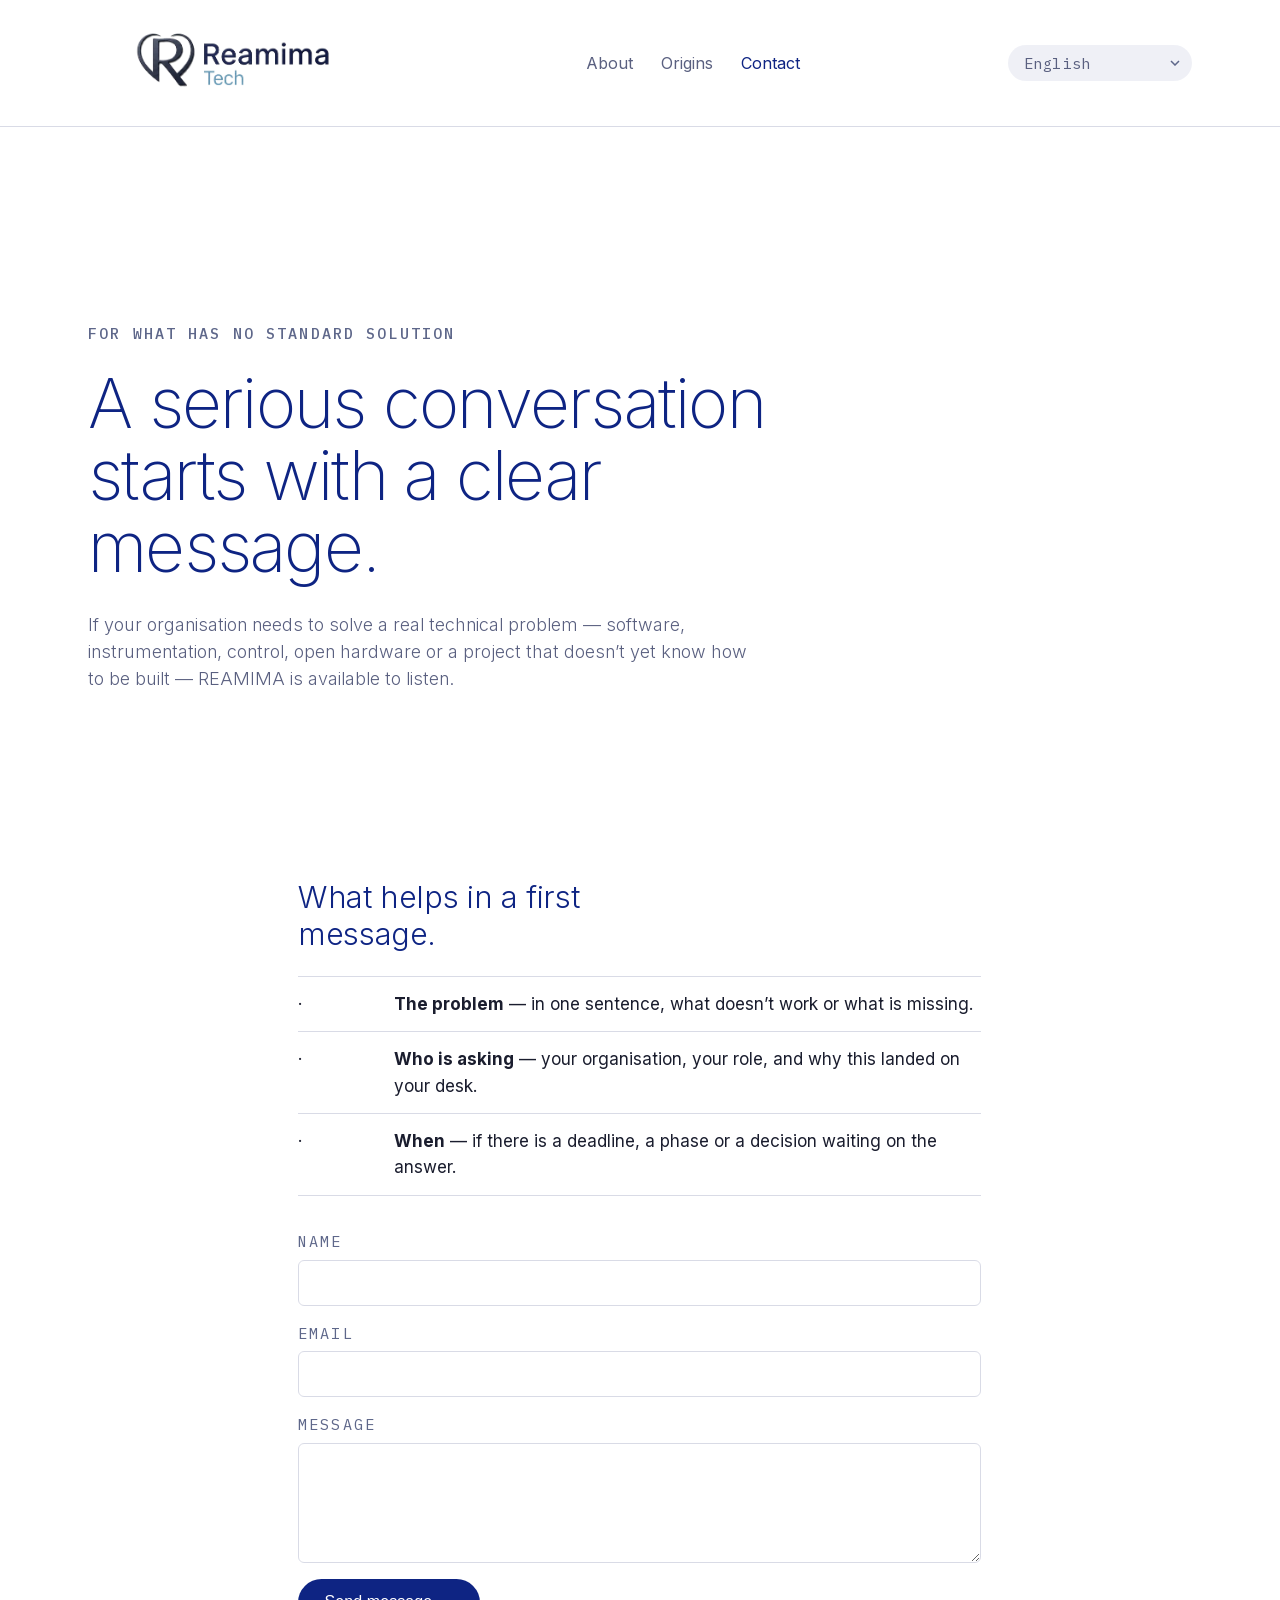
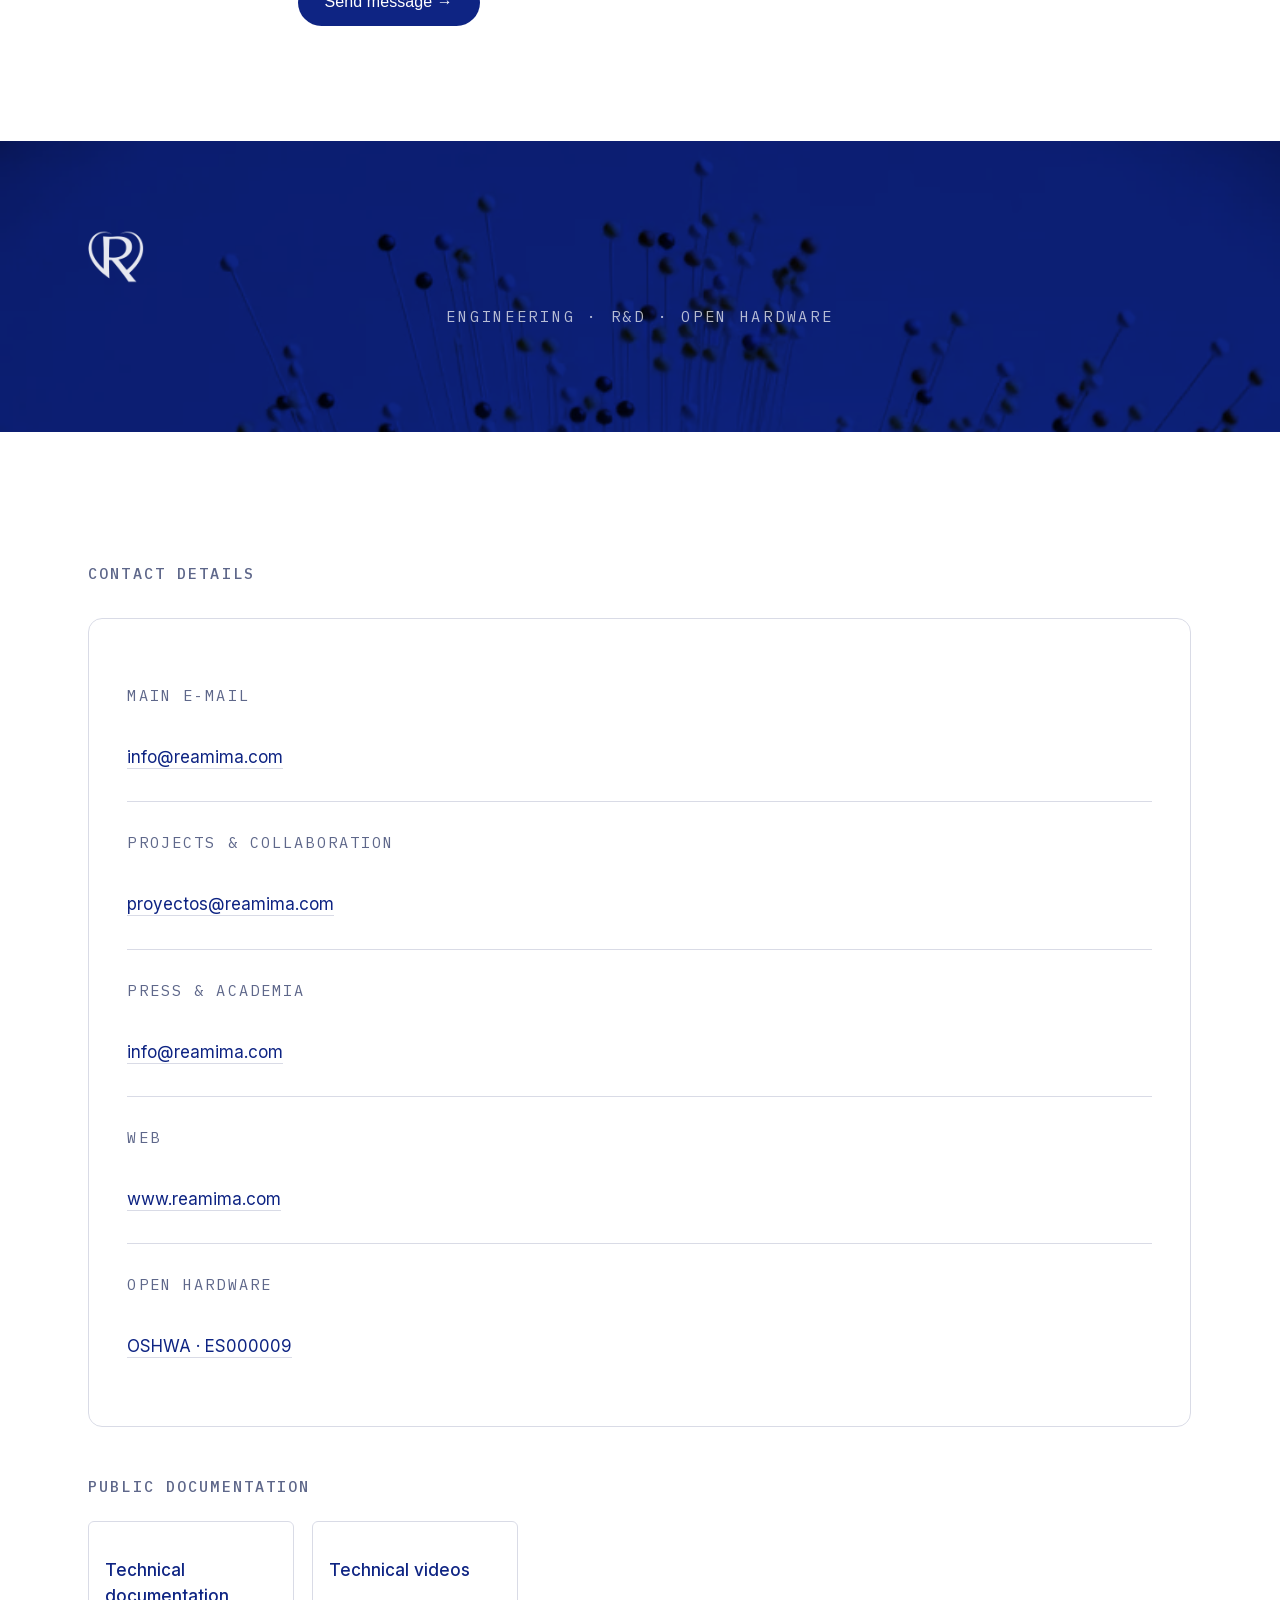
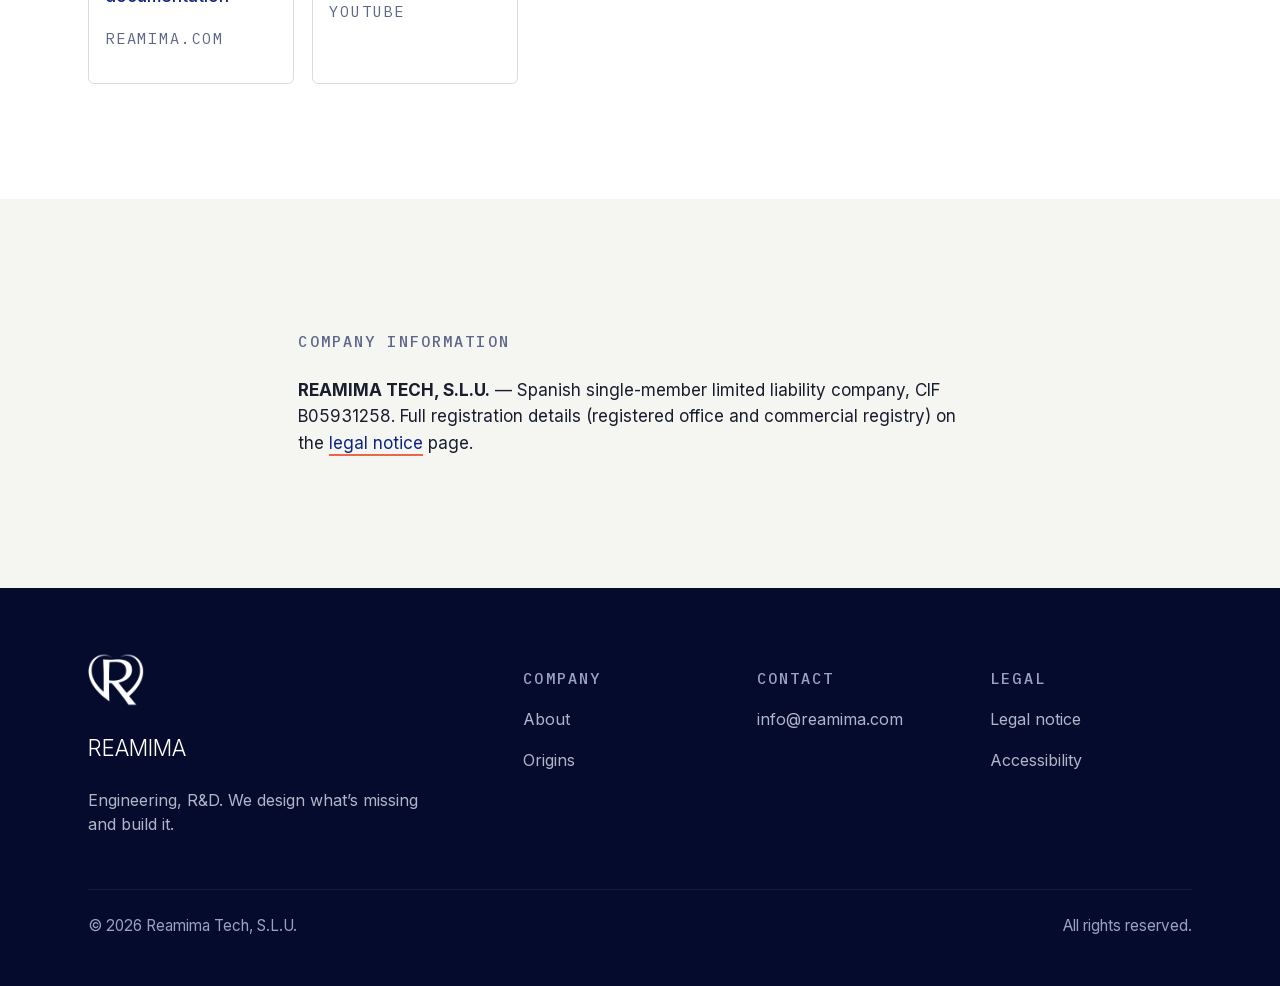
<file: contacta.html>
<!DOCTYPE html>
<html lang="es">
<head>
<meta charset="UTF-8" />
<meta name="viewport" content="width=device-width, initial-scale=1" />
<title>Contacto · Ingeniería e I+D+i · REAMIMA</title>
<meta name="description" content="Contacta con REAMIMA TECH, S.L.U. — ingeniería, I+D+i, software de alto rendimiento y diseño." />
<link rel="canonical" href="https://www.reamima.com/contacta">
<meta name="robots" content="index,follow,max-image-preview:large">
<meta property="og:type" content="website">
<meta property="og:site_name" content="REAMIMA">
<meta property="og:locale" content="es_ES">
<meta property="og:title" content="Contacto · Ingeniería e I+D+i · REAMIMA">
<meta property="og:description" content="Contacta con REAMIMA TECH, S.L.U. — ingeniería, I+D+i, software de alto rendimiento y diseño.">
<meta property="og:url" content="https://www.reamima.com/contacta">
<meta property="og:image" content="https://www.reamima.com/img/og-reamima.jpg">
<meta property="og:image:width" content="1200">
<meta property="og:image:height" content="630">
<meta name="twitter:card" content="summary_large_image">
<meta name="twitter:title" content="Contacto · Ingeniería e I+D+i · REAMIMA">
<meta name="twitter:description" content="Contacta con REAMIMA TECH, S.L.U. — ingeniería, I+D+i, software de alto rendimiento y diseño.">
<meta name="twitter:image" content="https://www.reamima.com/img/og-reamima.jpg">
<script type="application/ld+json">{"@context": "https://schema.org", "@type": "BreadcrumbList", "itemListElement": [{"@type": "ListItem", "position": 1, "name": "Inicio", "item": "https://www.reamima.com/"}, {"@type": "ListItem", "position": 2, "name": "Contacta", "item": "https://www.reamima.com/contacta"}]}</script>
<link rel="icon" type="image/x-icon" href="favicon/favicon.ico">
<link rel="icon" type="image/png" sizes="32x32" href="favicon/favicon-32x32.png">
<link rel="icon" type="image/png" sizes="16x16" href="favicon/favicon-16x16.png">
<link rel="apple-touch-icon" href="favicon/apple-touch-icon.png">
<meta name="theme-color" content="#050B2C">
<link rel="preload" href="fonts/inter-200-800-latin.woff2" as="font" type="font/woff2" crossorigin>
<link rel="stylesheet" href="_design-system.css">
<style>
  .ct-hero {
    padding-top: clamp(120px, 14vw, 200px);
    padding-bottom: clamp(80px, 9vw, 140px);
  }
  .ct-grid { display: grid; gap: clamp(24px, 4vw, 48px); grid-template-columns: 1fr; }
  @media (min-width: 880px) { .ct-grid { grid-template-columns: 1.1fr .9fr; } }
  .ct-card {
    border: 1px solid var(--rm-line);
    border-radius: var(--rm-radius-md);
    padding: 36px clamp(28px, 3vw, 40px);
    background: var(--rm-paper);
  }
  .ct-row { display: flex; flex-direction: column; gap: 4px; padding: 14px 0; border-bottom: 1px solid var(--rm-line); }
  .ct-row:last-child { border-bottom: 0; }
  .ct-row__label { font-family: var(--rm-font-mono); font-size: var(--rm-fs-micro); letter-spacing: .14em; text-transform: uppercase; color: var(--rm-blue-grey); }
  .ct-row__value { color: var(--rm-text); }
  .ct-row__value a { color: var(--rm-navy); text-decoration: none; border-bottom: 1px solid var(--rm-line); padding-bottom: 1px; }
  .ct-row__value a:hover { border-bottom-color: var(--rm-navy); }
  .ct-channels { display: grid; gap: 18px; grid-template-columns: 1fr 1fr; margin-top: 22px; }
  .channel { border: 1px solid var(--rm-line); border-radius: var(--rm-radius-sm); padding: 18px 16px; text-decoration: none; color: var(--rm-text); transition: border-color .25s var(--rm-ease); }
  .channel:hover { border-color: var(--rm-navy); }
  .channel__title { font-weight: 500; color: var(--rm-navy); }
  .channel__sub { font-family: var(--rm-font-mono); font-size: var(--rm-fs-micro); letter-spacing: .12em; color: var(--rm-blue-grey); text-transform: uppercase; margin-top: 4px; }
  .ct-form { display: flex; flex-direction: column; gap: 16px; margin-top: 1.8em; }
  .ct-form__field { display: flex; flex-direction: column; gap: 6px; }
  .ct-form__label { font-family: var(--rm-font-mono); font-size: var(--rm-fs-micro); letter-spacing: .14em; text-transform: uppercase; color: var(--rm-blue-grey); }
  .ct-form__input, .ct-form__textarea { font-family: var(--rm-font-body); font-size: 1rem; color: var(--rm-text); background: var(--rm-paper); border: 1px solid var(--rm-line); border-radius: var(--rm-radius-sm); padding: 12px 14px; width: 100%; box-sizing: border-box; transition: border-color .2s var(--rm-ease); outline: none; }
  .ct-form__input:focus, .ct-form__textarea:focus { border-color: var(--rm-navy); }
  .ct-form__textarea { resize: vertical; min-height: 120px; }
  .ct-form__msg { font-family: var(--rm-font-mono); font-size: var(--rm-fs-micro); margin-top: 8px; display: none; }
  .ct-form__msg--ok { color: #2a7a4f; }
  .ct-form__msg--err { color: #b93a3a; }
  .ct-data-grid { display: grid; gap: clamp(24px, 4vw, 48px); grid-template-columns: 1fr; }
  @media (min-width: 640px) { .ct-data-grid { grid-template-columns: 1.4fr 1fr; } }
</style>
<script src="i18n.js"></script>
</head>
<body data-active-lang="es">
<a class="rm-skip" href="#main-content"><span data-lang="es">Saltar al contenido</span><span data-lang="en">Skip to content</span></a>

<nav class="rm-nav">
  <div class="rm-container rm-nav__inner">
    <a href="/" class="rm-nav__brand" aria-label="REAMIMA · Inicio"><img decoding="async" width="681" height="240" class="rm-nav__logo--dark" src="img/1_Reamima_transpa_Blanco.webp" alt="" /><img decoding="async" width="682" height="240" class="rm-nav__logo--light" src="img/Reamima_Solido_oscuro.webp" alt="" /></a>
    <div class="rm-nav__links">
      <a href="/sobre"><span data-lang="es">Sobre</span><span data-lang="en">About</span></a>
      <a href="/origenes"><span data-lang="es">Orígenes</span><span data-lang="en">Origins</span></a>
      <a href="/contacta" aria-current="page" style="color: var(--rm-navy);"><span data-lang="es">Contacta</span><span data-lang="en">Contact</span></a>
    </div>
    <div class="rm-lang"></div>
    <button class="rm-nav__toggle" aria-label="Menú" aria-expanded="false">
      <span></span><span></span><span></span>
    </button>
  </div>
</nav>
<main id="main-content">

<!-- HERO -->
<section class="rm-section rm-section--paper ct-hero">
  <div class="rm-container">
    <p class="rm-eyebrow rm-fade">
      <span data-lang="es">Para lo que no tiene solución estándar</span>
      <span data-lang="en">For what has no standard solution</span>
    </p>
    <h1 class="rm-display rm-fade rm-fade--d1" style="margin-top: 1.4rem; max-width: 18ch; color: var(--rm-navy);">
      <span data-lang="es">Una conversación seria<br/>empieza por un mensaje claro.</span>
      <span data-lang="en">A serious conversation<br/>starts with a clear message.</span>
    </h1>
    <p class="rm-lead rm-muted rm-fade rm-fade--d2" style="margin-top: 1.8rem; max-width: 60ch;">
      <span data-lang="es">Si tu organización necesita resolver un problema técnico real — software, instrumentación, control, hardware abierto o un proyecto que aún no sabe cómo se hace — REAMIMA está disponible para escucharlo.</span>
      <span data-lang="en">If your organisation needs to solve a real technical problem — software, instrumentation, control, open hardware or a project that doesn&rsquo;t yet know how to be built — REAMIMA is available to listen.</span>
    </p>
  </div>
</section>

<!-- FORMULARIO -->
<section class="rm-section rm-section--paper" style="padding-top: 0;">
  <div class="rm-container rm-narrow">
    <p class="rm-eyebrow rm-fade" style="margin-bottom: 14px;">
      <span data-lang="es">Lo que nos gusta recibir</span>
      <span data-lang="en">What we like to receive</span>
    </p>
    <h2 class="rm-h2 rm-fade" style="font-weight: 300; color: var(--rm-navy); max-width: 18ch;">
      <span data-lang="es">Lo que ayuda en un primer mensaje.</span>
      <span data-lang="en">What helps in a first message.</span>
    </h2>
    <ul class="rm-list rm-fade" style="margin-top: 1.4em;">
      <li class="rm-list__item">
        <span class="rm-list__dot" aria-hidden="true">·</span>
        <span><strong><span data-lang="es">Qué problema</span><span data-lang="en">The problem</span></strong> — <span data-lang="es">en una frase, lo que no funciona o lo que falta.</span><span data-lang="en">in one sentence, what doesn&rsquo;t work or what is missing.</span></span>
      </li>
      <li class="rm-list__item">
        <span class="rm-list__dot" aria-hidden="true">·</span>
        <span><strong><span data-lang="es">Quién lo plantea</span><span data-lang="en">Who is asking</span></strong> — <span data-lang="es">tu organización, tu rol y por qué te ha tocado a ti.</span><span data-lang="en">your organisation, your role, and why this landed on your desk.</span></span>
      </li>
      <li class="rm-list__item">
        <span class="rm-list__dot" aria-hidden="true">·</span>
        <span><strong><span data-lang="es">Cuándo</span><span data-lang="en">When</span></strong> — <span data-lang="es">si hay un plazo, una fase o una decisión que depende de la respuesta.</span><span data-lang="en">if there is a deadline, a phase or a decision waiting on the answer.</span></span>
      </li>
    </ul>
    <form class="ct-form rm-fade" id="ct-form" action="https://api.web3forms.com/submit" method="POST" style="margin-top: 2em;">
      <input type="hidden" name="access_key" value="643dd053-8d56-45a2-b90f-094a4922b130" />
      <input type="hidden" name="subject" value="Nuevo mensaje desde reamima.com" />
      <input type="checkbox" name="botcheck" style="display:none" tabindex="-1" autocomplete="off" />

      <div class="ct-form__field">
        <label class="ct-form__label" for="ct-name">
          <span data-lang="es">Nombre</span><span data-lang="en">Name</span>
        </label>
        <input class="ct-form__input" id="ct-name" type="text" name="name" required />
      </div>

      <div class="ct-form__field">
        <label class="ct-form__label" for="ct-email">
          <span data-lang="es">Correo electrónico</span><span data-lang="en">Email</span>
        </label>
        <input class="ct-form__input" id="ct-email" type="email" name="email" required />
      </div>

      <div class="ct-form__field">
        <label class="ct-form__label" for="ct-msg">
          <span data-lang="es">Mensaje</span><span data-lang="en">Message</span>
        </label>
        <textarea class="ct-form__textarea" id="ct-msg" name="message" required></textarea>
      </div>

      <div>
        <button class="rm-btn" type="submit">
          <span data-lang="es">Enviar mensaje →</span>
          <span data-lang="en">Send message →</span>
        </button>
        <p class="ct-form__msg ct-form__msg--ok" id="ct-ok">
          <span data-lang="es">Mensaje enviado. Te respondemos pronto.</span>
          <span data-lang="en">Message sent. We'll get back to you soon.</span>
        </p>
        <p class="ct-form__msg ct-form__msg--err" id="ct-err">
          <span data-lang="es">Algo ha fallado. Escríbenos a info@reamima.com</span>
          <span data-lang="en">Something went wrong. Email us at info@reamima.com</span>
        </p>
      </div>
    </form>
  </div>
</section>

<!-- SEPARADOR -->
<section style="background: var(--rm-navy); background-image: url('img/textura-puntitos.webp'); background-size: cover; background-blend-mode: multiply; padding: clamp(48px, 7vw, 88px) 0;">
  <div class="rm-container" style="text-align: center;">
    <img decoding="async" width="256" height="256" src="img/reamima-logo-blanco.webp" alt="" style="height: 56px; width: auto; opacity: 0.9; margin-bottom: 20px;" />
    <p style="color: rgba(255,255,255,0.7); font-family: var(--rm-font-mono); font-size: var(--rm-fs-micro); letter-spacing: .18em; text-transform: uppercase;">
      <span data-lang="es">Ingeniería · I+D+i · Hardware abierto</span>
      <span data-lang="en">Engineering · R&amp;D · Open hardware</span>
    </p>
  </div>
</section>

<!-- DATOS DE CONTACTO -->
<section class="rm-section rm-section--paper">
  <div class="rm-container">
    <p class="rm-eyebrow rm-fade" style="margin-bottom: 32px;">
      <span data-lang="es">Datos de contacto</span>
      <span data-lang="en">Contact details</span>
    </p>
    <div class="ct-card rm-fade">
      <div class="ct-row">
        <p class="ct-row__label"><span data-lang="es">Correo principal</span><span data-lang="en">Main e-mail</span></p>
        <p class="ct-row__value"><a href="mailto:info@reamima.com">info@reamima.com</a></p>
      </div>
      <div class="ct-row">
        <p class="ct-row__label"><span data-lang="es">Proyectos &amp; colaboración</span><span data-lang="en">Projects &amp; collaboration</span></p>
        <p class="ct-row__value"><a href="mailto:proyectos@reamima.com">proyectos@reamima.com</a></p>
      </div>
      <div class="ct-row">
        <p class="ct-row__label"><span data-lang="es">Prensa &amp; académicos</span><span data-lang="en">Press &amp; academia</span></p>
        <p class="ct-row__value"><a href="mailto:info@reamima.com">info@reamima.com</a></p>
      </div>
      <div class="ct-row">
        <p class="ct-row__label">Web</p>
        <p class="ct-row__value"><a href="https://www.reamima.com" target="_blank" rel="noopener">www.reamima.com</a></p>
      </div>
      <div class="ct-row">
        <p class="ct-row__label"><span data-lang="es">Hardware abierto</span><span data-lang="en">Open hardware</span></p>
        <p class="ct-row__value"><a href="https://certification.oshwa.org/es000009.html" target="_blank" rel="noopener">OSHWA · ES000009</a></p>
      </div>
    </div>
    <p class="rm-eyebrow rm-fade" style="margin-top: 48px; margin-bottom: 18px;">
      <span data-lang="es">Documentación pública</span>
      <span data-lang="en">Public documentation</span>
    </p>
    <div class="ct-channels rm-fade" style="grid-template-columns: repeat(auto-fill, minmax(200px, 1fr));">
      <a class="channel" href="https://www.reamima.com" target="_blank" rel="noopener">
        <p class="channel__title"><span data-lang="es">Documentación técnica</span><span data-lang="en">Technical documentation</span></p>
        <p class="channel__sub">reamima.com</p>
      </a>
      <a class="channel" href="https://www.youtube.com/watch?v=Tt1ouUcCUzM" target="_blank" rel="noopener">
        <p class="channel__title"><span data-lang="es">Vídeos técnicos</span><span data-lang="en">Technical videos</span></p>
        <p class="channel__sub">YouTube</p>
      </a>
    </div>
  </div>
</section>

<!-- INFO LEGAL DE LA EMPRESA -->
<section class="rm-section rm-section--stone">
  <div class="rm-container rm-narrow">
    <p class="rm-eyebrow"><span data-lang="es">Información de la empresa</span><span data-lang="en">Company information</span></p>
    <p style="margin-top: 1.4em;">
      <span data-lang="es"><strong>REAMIMA TECH, S.L.U.</strong> — sociedad limitada unipersonal con sede en España, CIF B05931258. Datos completos (dirección registral y registro mercantil) en la página de <a href="/legal">aviso legal</a>.</span>
      <span data-lang="en"><strong>REAMIMA TECH, S.L.U.</strong> — Spanish single-member limited liability company, CIF B05931258. Full registration details (registered office and commercial registry) on the <a href="/legal">legal notice</a> page.</span>
    </p>
  </div>
</section>

<!-- FOOTER -->
</main>

<footer class="rm-foot">
  <div class="rm-container">
    <div class="rm-foot__grid">
      <div>
        <a href="/" aria-label="REAMIMA · Inicio"><img decoding="async" width="256" height="256" class="rm-foot__logo" src="img/reamima-logo-blanco.webp" alt="" /></a>
        <p class="rm-foot__brand">REAMIMA</p>
        <p style="margin-top: 12px; max-width: 36ch;">
          <span data-lang="es">Ingeniería, I+D+i. Pensamos lo que falta y lo construimos.</span>
          <span data-lang="en">Engineering, R&amp;D. We design what&rsquo;s missing and build it.</span>
        </p>
      </div>
      <div>
        <p class="rm-eyebrow" style="margin-bottom: 14px;"><span data-lang="es">Empresa</span><span data-lang="en">Company</span></p>
        <p><a href="/sobre"><span data-lang="es">Sobre REAMIMA</span><span data-lang="en">About</span></a></p>
        <p><a href="/origenes"><span data-lang="es">Orígenes</span><span data-lang="en">Origins</span></a></p>
      </div>
      <div>
        <p class="rm-eyebrow" style="margin-bottom: 14px;"><span data-lang="es">Contacto</span><span data-lang="en">Contact</span></p>
        <p><a href="/contacta">info@reamima.com</a></p>
      </div>
      <div>
        <p class="rm-eyebrow" style="margin-bottom: 14px;">Legal</p>
        <p><a href="/legal"><span data-lang="es">Aviso legal</span><span data-lang="en">Legal notice</span></a></p>
        <p><a href="/accesibilidad"><span data-lang="es">Accesibilidad</span><span data-lang="en">Accessibility</span></a></p>
      </div>
    </div>
    <div class="rm-foot__legal">
      <span>© 2026 Reamima Tech, S.L.U.</span>
      <span><span data-lang="es">Todos los derechos reservados.</span><span data-lang="en">All rights reserved.</span></span>
    </div>
  </div>
</footer>

<script>
  (function(){
    const els = document.querySelectorAll('.rm-fade');
    if (!('IntersectionObserver' in window) || !els.length) {
      els.forEach(e => e.classList.add('is-visible'));
      return;
    }
    const io = new IntersectionObserver((entries) => {
      entries.forEach(e => {
        if (e.isIntersecting) { e.target.classList.add('is-visible'); io.unobserve(e.target); }
      });
    }, { threshold: 0.12, rootMargin: '0px 0px -8% 0px' });
    els.forEach(e => io.observe(e));
  })();
  (function(){
    const form = document.getElementById('ct-form');
    if (!form) return;
    form.addEventListener('submit', async function(e) {
      e.preventDefault();
      const btn = form.querySelector('button[type=submit]');
      const ok = document.getElementById('ct-ok');
      const err = document.getElementById('ct-err');
      btn.disabled = true;
      ok.style.display = 'none';
      err.style.display = 'none';
      try {
        const res = await fetch('https://api.web3forms.com/submit', {
          method: 'POST',
          body: new FormData(form)
        });
        const data = await res.json();
        if (data.success) {
          ok.style.display = 'block';
          form.reset();
        } else {
          err.style.display = 'block';
        }
      } catch(_) {
        err.style.display = 'block';
      }
      btn.disabled = false;
    });
  })();
  (function(){
    var toggle = document.querySelector('.rm-nav__toggle');
    var links = document.querySelector('.rm-nav__links');
    if (!toggle || !links) return;
    toggle.addEventListener('click', function() {
      var open = links.classList.toggle('is-open');
      toggle.classList.toggle('is-open', open);
      toggle.setAttribute('aria-expanded', String(open));
      if (open) { var fl = links.querySelector('a'); if (fl) fl.focus(); }
    });
    document.addEventListener('click', function(e) {
      if (!toggle.contains(e.target) && !links.contains(e.target)) {
        links.classList.remove('is-open');
        toggle.classList.remove('is-open');
        toggle.setAttribute('aria-expanded', 'false');
      }
    });
  })();
</script>

</body>
</html>
</file>
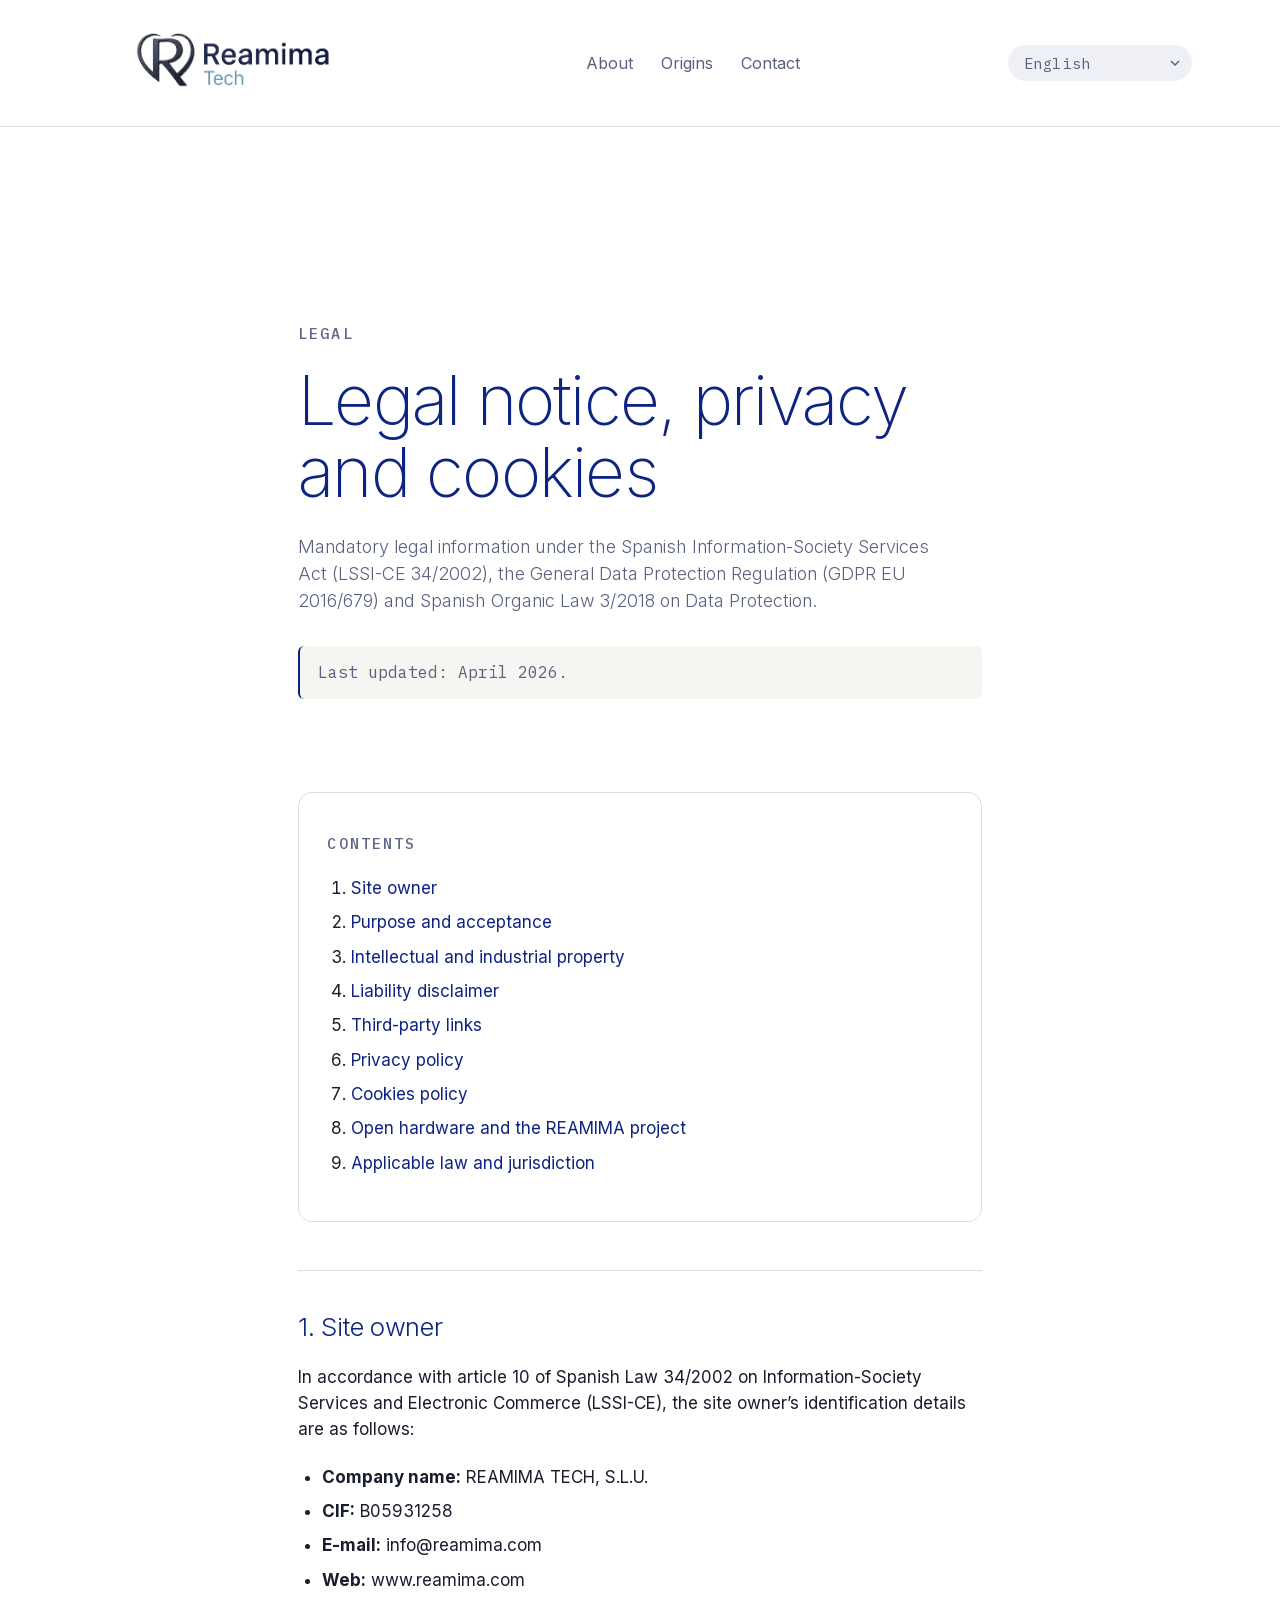
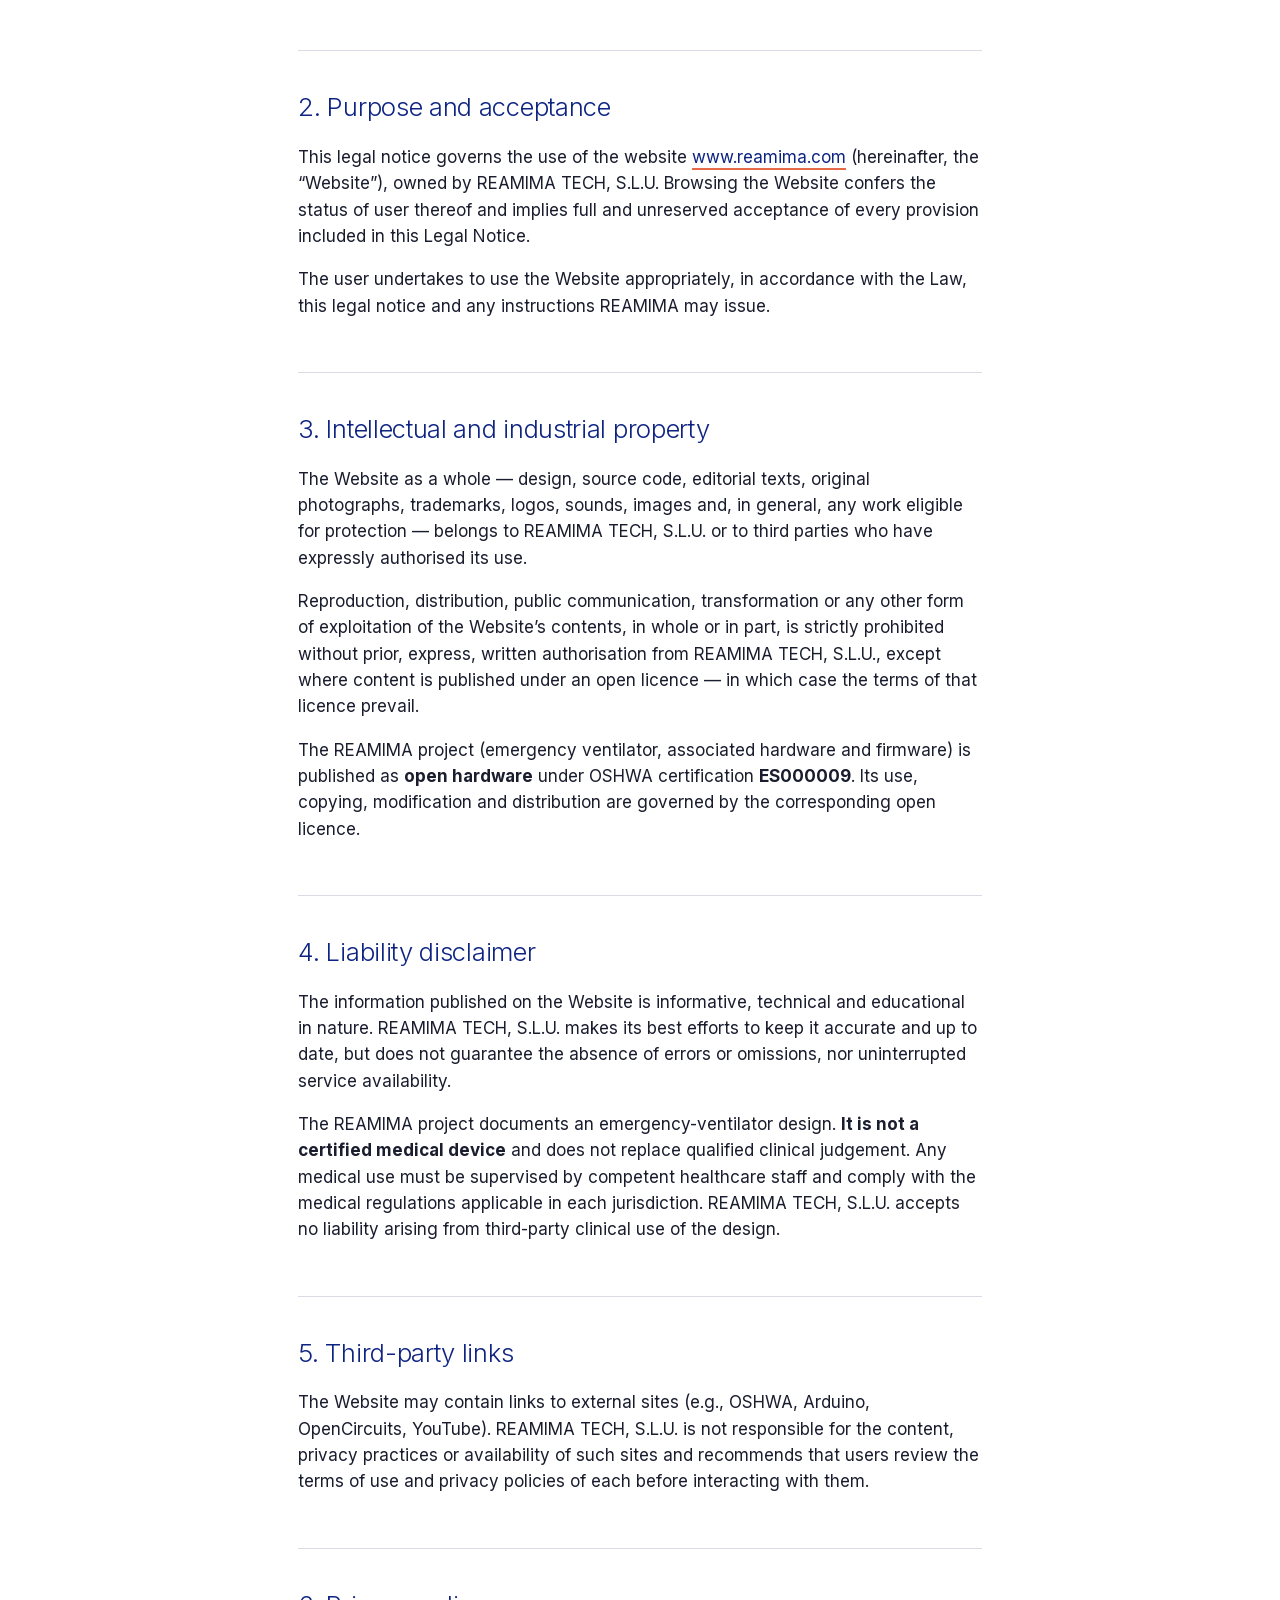
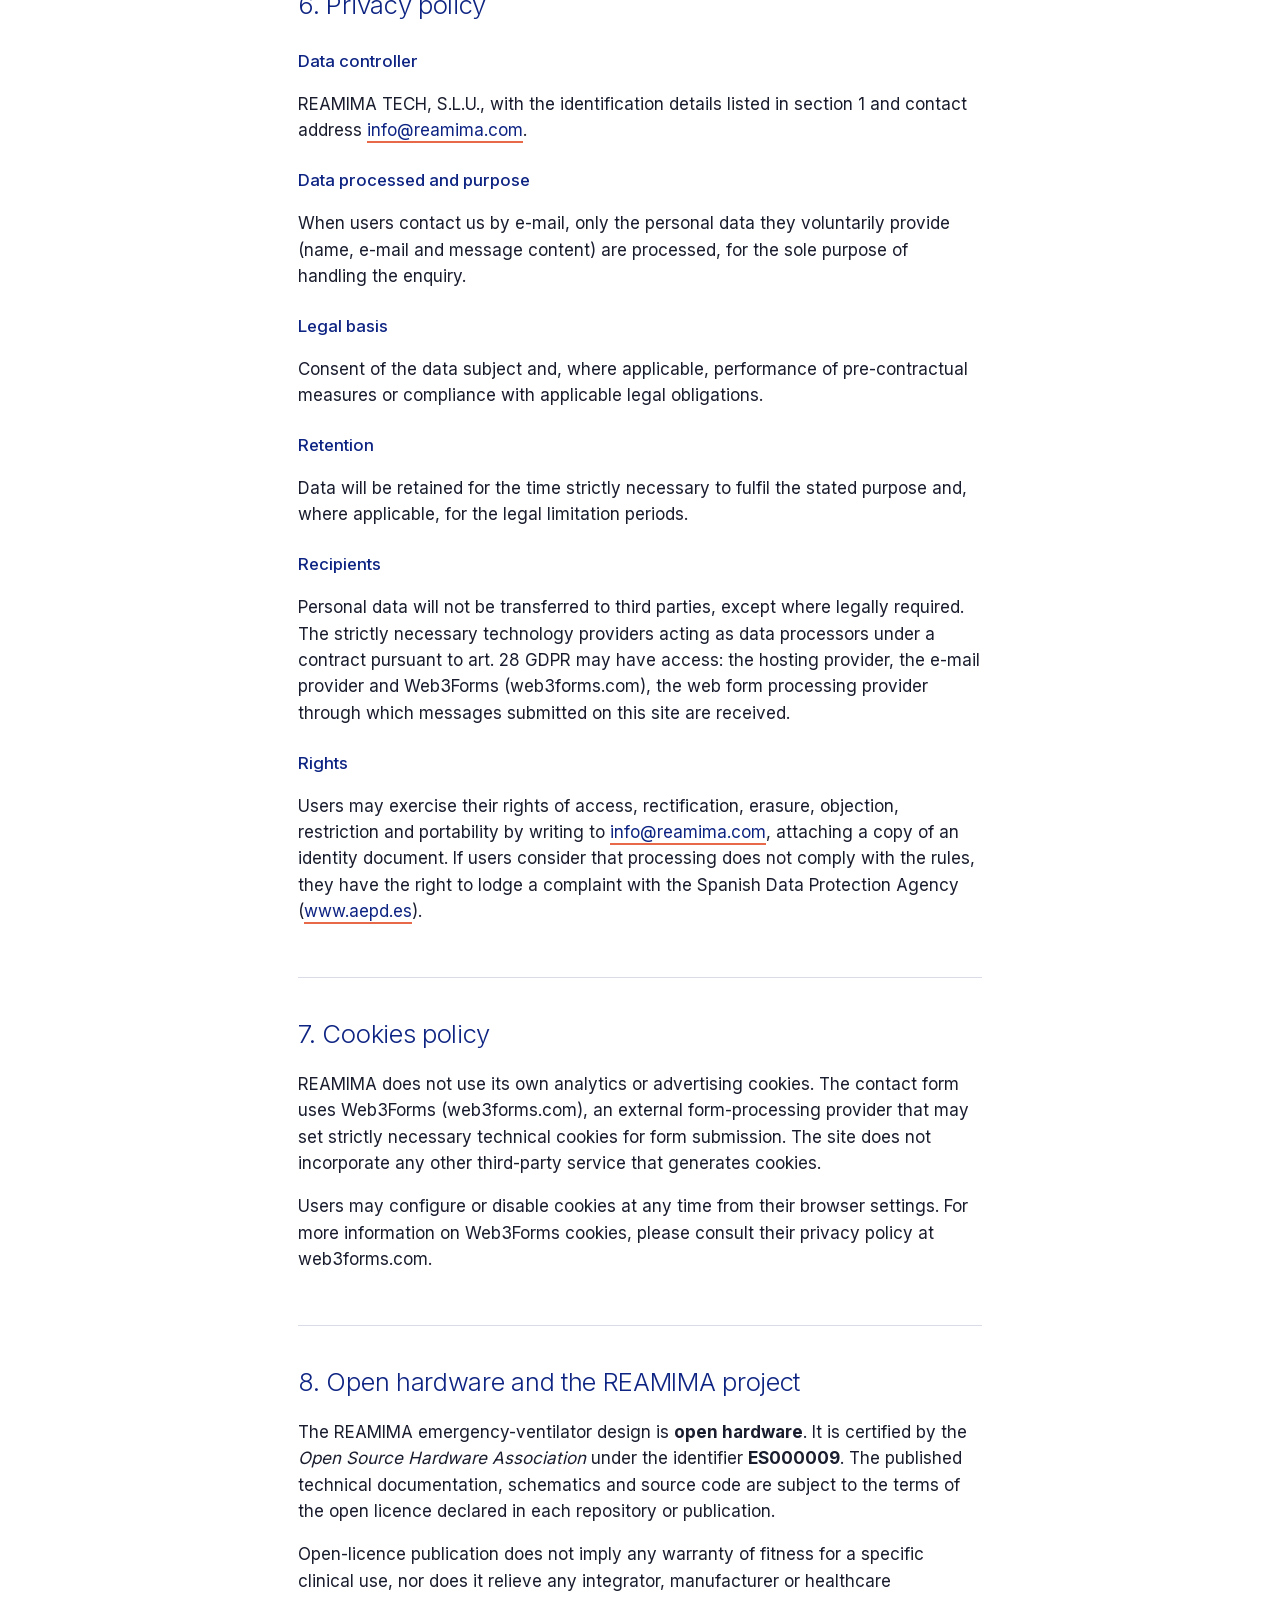
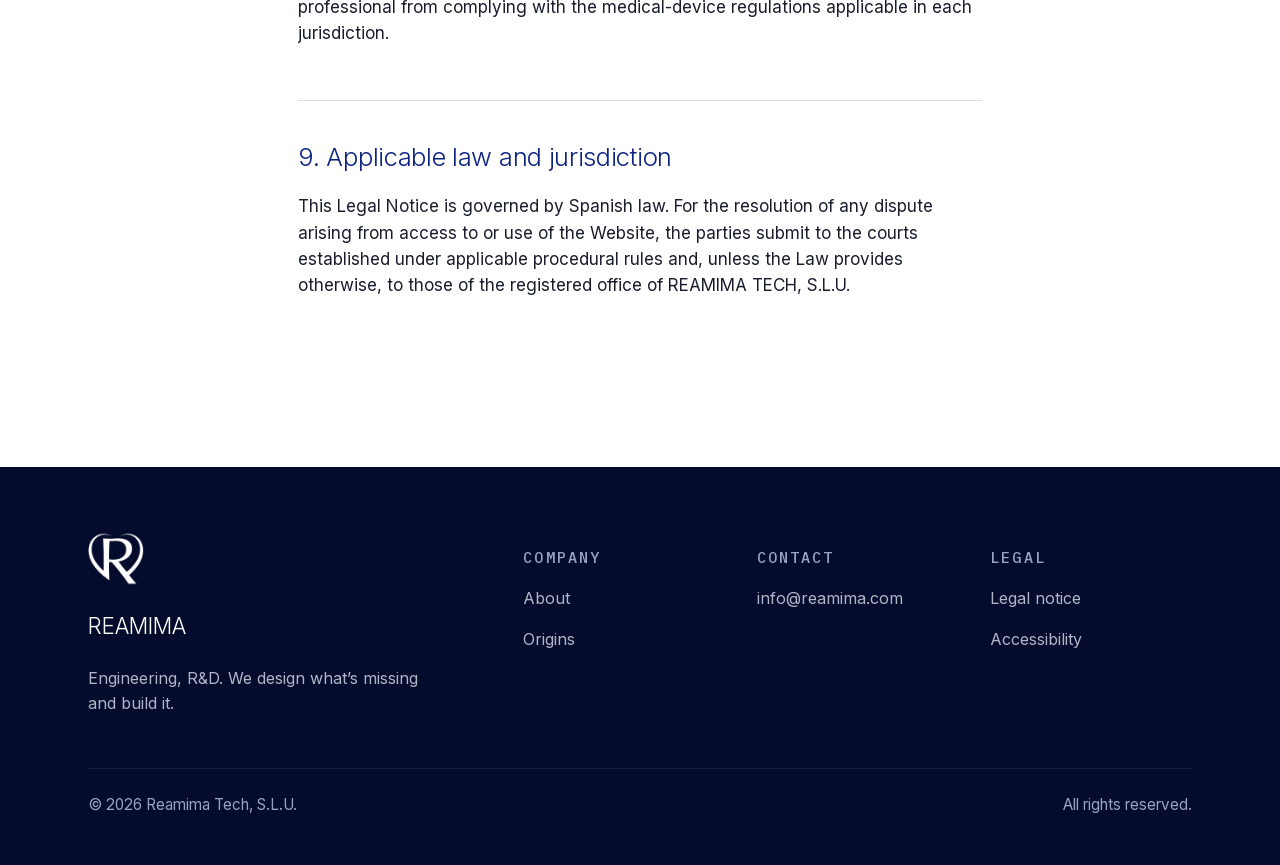
<file: legal.html>
<!DOCTYPE html>
<html lang="es">
<head>
<meta charset="UTF-8" />
<meta name="viewport" content="width=device-width, initial-scale=1" />
<title>Aviso legal · REAMIMA</title>
<meta name="description" content="Aviso legal, política de privacidad y de cookies de REAMIMA TECH, S.L.U." />
<link rel="canonical" href="https://www.reamima.com/legal">
<meta name="robots" content="index,follow,max-image-preview:large">
<meta property="og:type" content="website">
<meta property="og:site_name" content="REAMIMA">
<meta property="og:locale" content="es_ES">
<meta property="og:title" content="Aviso legal · REAMIMA">
<meta property="og:description" content="Aviso legal, política de privacidad y de cookies de REAMIMA TECH, S.L.U.">
<meta property="og:url" content="https://www.reamima.com/legal">
<meta property="og:image" content="https://www.reamima.com/img/og-reamima.jpg">
<meta property="og:image:width" content="1200">
<meta property="og:image:height" content="630">
<meta name="twitter:card" content="summary_large_image">
<meta name="twitter:title" content="Aviso legal · REAMIMA">
<meta name="twitter:description" content="Aviso legal, política de privacidad y de cookies de REAMIMA TECH, S.L.U.">
<meta name="twitter:image" content="https://www.reamima.com/img/og-reamima.jpg">
<link rel="icon" type="image/x-icon" href="favicon/favicon.ico">
<link rel="icon" type="image/png" sizes="32x32" href="favicon/favicon-32x32.png">
<link rel="icon" type="image/png" sizes="16x16" href="favicon/favicon-16x16.png">
<link rel="apple-touch-icon" href="favicon/apple-touch-icon.png">
<meta name="theme-color" content="#050B2C">
<link rel="preload" href="fonts/inter-200-800-latin.woff2" as="font" type="font/woff2" crossorigin>
<link rel="stylesheet" href="_design-system.css">
<style>
  .lg-hero { padding-top: clamp(120px, 14vw, 200px); padding-bottom: clamp(48px, 6vw, 80px); }
  .legal-toc {
    border: 1px solid var(--rm-line);
    border-radius: var(--rm-radius-md);
    padding: 24px 28px;
    background: var(--rm-paper);
    margin-bottom: 48px;
  }
  .legal-toc ol { padding-left: 1.4em; margin-top: 12px; }
  .legal-toc li { padding: 4px 0; }
  .legal-toc a { color: var(--rm-navy); text-decoration: none; border-bottom: 1px solid transparent; }
  .legal-toc a:hover { border-bottom-color: var(--rm-navy); }
  .legal-section {
    padding: 36px 0;
    border-top: 1px solid var(--rm-line);
  }
  .legal-section h2 {
    font-family: var(--rm-font-display);
    font-size: clamp(1.4rem, 2vw, 1.8rem);
    font-weight: 300;
    color: var(--rm-navy);
    letter-spacing: -.012em;
    margin: 0 0 .6em 0;
  }
  .legal-section h3 {
    font-family: var(--rm-font-display);
    font-size: 1.05rem;
    font-weight: 500;
    color: var(--rm-navy);
    margin: 1.4em 0 .4em 0;
  }
  .legal-section p, .legal-section li { color: var(--rm-text); }
  .legal-section p + p { margin-top: 1em; }
  .legal-section ul { padding-left: 1.4em; margin-top: .8em; }
  .legal-section li { padding: 4px 0; }
  .legal-section .anchor { display: block; height: 0; visibility: hidden; transform: translateY(-100px); }
  .meta {
    font-family: var(--rm-font-mono);
    font-size: var(--rm-fs-small);
    color: var(--rm-text-muted);
    background: var(--rm-stone);
    padding: 14px 18px;
    border-left: 2px solid var(--rm-navy);
    border-radius: var(--rm-radius-sm);
  }
  .placeholder {
    background: #FFF6E6;
    border-left: 2px solid #C9A97A;
    padding: 14px 18px;
    border-radius: var(--rm-radius-sm);
    font-family: var(--rm-font-mono);
    font-size: var(--rm-fs-small);
    color: #5A4A1F;
  }
</style>
<script src="i18n.js"></script>
</head>
<body data-active-lang="es">
<a class="rm-skip" href="#main-content"><span data-lang="es">Saltar al contenido</span><span data-lang="en">Skip to content</span></a>

<nav class="rm-nav">
  <div class="rm-container rm-nav__inner">
    <a href="/" class="rm-nav__brand" aria-label="REAMIMA · Inicio"><img decoding="async" width="681" height="240" class="rm-nav__logo--dark" src="img/1_Reamima_transpa_Blanco.webp" alt="" /><img decoding="async" width="682" height="240" class="rm-nav__logo--light" src="img/Reamima_Solido_oscuro.webp" alt="" /></a>
    <div class="rm-nav__links">
      <a href="/sobre"><span data-lang="es">Sobre</span><span data-lang="en">About</span></a>
      <a href="/origenes"><span data-lang="es">Orígenes</span><span data-lang="en">Origins</span></a>
      <a href="/contacta"><span data-lang="es">Contacta</span><span data-lang="en">Contact</span></a>
    </div>
    <div class="rm-lang"></div>
    <button class="rm-nav__toggle" aria-label="Menú" aria-expanded="false">
      <span></span><span></span><span></span>
    </button>
  </div>
</nav>
<main id="main-content" data-i18n-skip>
<p class="i18n-note" style="margin:0;padding:14px 24px;background:#F2F2EE;color:#1A1A1A;text-align:center;font-size:.9rem;">Este documento solo está disponible en español e inglés; en caso de discrepancia prevalece la versión en español.<br>This document is only available in Spanish and English; in case of discrepancy, the Spanish version prevails.</p>

<!-- HERO -->
<section class="rm-section rm-section--paper lg-hero">
  <div class="rm-container rm-narrow">
    <p class="rm-eyebrow rm-fade">Legal</p>
    <h1 class="rm-display rm-fade rm-fade--d1" style="margin-top: 1.2rem; max-width: 18ch; color: var(--rm-navy);">
      <span data-lang="es">Aviso legal, privacidad y cookies</span>
      <span data-lang="en">Legal notice, privacy and cookies</span>
    </h1>
    <p class="rm-lead rm-muted rm-fade rm-fade--d2" style="margin-top: 1.6rem; max-width: 60ch;">
      <span data-lang="es">Información legal exigida por la Ley de Servicios de la Sociedad de la Información (LSSI-CE 34/2002), el Reglamento General de Protección de Datos (RGPD UE 2016/679) y la Ley Orgánica 3/2018 de Protección de Datos.</span>
      <span data-lang="en">Mandatory legal information under the Spanish Information-Society Services Act (LSSI-CE 34/2002), the General Data Protection Regulation (GDPR EU 2016/679) and Spanish Organic Law 3/2018 on Data Protection.</span>
    </p>
    <p class="meta" style="margin-top: 2rem;">
      <span data-lang="es">Última actualización: abril 2026.</span>
      <span data-lang="en">Last updated: April 2026.</span>
    </p>
  </div>
</section>

<!-- CONTENIDO LEGAL -->
<section class="rm-section rm-section--paper" style="padding-top: 0;">
  <div class="rm-container rm-narrow">

    <!-- ÍNDICE -->
    <div class="legal-toc">
      <p class="rm-eyebrow"><span data-lang="es">Índice</span><span data-lang="en">Contents</span></p>
      <ol>
        <li><a href="#datos-titular"><span data-lang="es">Datos identificativos del titular</span><span data-lang="en">Site owner</span></a></li>
        <li><a href="#objeto"><span data-lang="es">Objeto y aceptación</span><span data-lang="en">Purpose and acceptance</span></a></li>
        <li><a href="#propiedad"><span data-lang="es">Propiedad intelectual e industrial</span><span data-lang="en">Intellectual and industrial property</span></a></li>
        <li><a href="#responsabilidad"><span data-lang="es">Exclusión de responsabilidad</span><span data-lang="en">Liability disclaimer</span></a></li>
        <li><a href="#enlaces"><span data-lang="es">Enlaces a sitios de terceros</span><span data-lang="en">Third-party links</span></a></li>
        <li><a href="#privacidad"><span data-lang="es">Política de privacidad</span><span data-lang="en">Privacy policy</span></a></li>
        <li><a href="#cookies"><span data-lang="es">Política de cookies</span><span data-lang="en">Cookies policy</span></a></li>
        <li><a href="#hardware"><span data-lang="es">Hardware abierto y proyecto REAMIMA</span><span data-lang="en">Open hardware and the REAMIMA project</span></a></li>
        <li><a href="#legislacion"><span data-lang="es">Legislación aplicable y jurisdicción</span><span data-lang="en">Applicable law and jurisdiction</span></a></li>
      </ol>
    </div>

    <!-- 1. Datos del titular -->
    <article class="legal-section" id="datos-titular">
      <span class="anchor"></span>
      <h2>1. <span data-lang="es">Datos identificativos del titular</span><span data-lang="en">Site owner</span></h2>
      <p>
        <span data-lang="es">En cumplimiento del artículo 10 de la Ley 34/2002 de Servicios de la Sociedad de la Información y de Comercio Electrónico (LSSI-CE), se informa de los datos identificativos del titular del presente sitio web:</span>
        <span data-lang="en">In accordance with article 10 of Spanish Law 34/2002 on Information-Society Services and Electronic Commerce (LSSI-CE), the site owner&rsquo;s identification details are as follows:</span>
      </p>
      <ul>
        <li><strong><span data-lang="es">Denominación social</span><span data-lang="en">Company name</span>:</strong> REAMIMA TECH, S.L.U.</li>
        <li><strong>CIF:</strong> B05931258</li>
        <li><strong><span data-lang="es">Correo electrónico</span><span data-lang="en">E-mail</span>:</strong> <a href="mailto:info@reamima.com">info@reamima.com</a></li>
        <li><strong>Web:</strong> <a href="https://www.reamima.com">www.reamima.com</a></li>
      </ul>
    </article>

    <!-- 2. Objeto -->
    <article class="legal-section" id="objeto">
      <span class="anchor"></span>
      <h2>2. <span data-lang="es">Objeto y aceptación</span><span data-lang="en">Purpose and acceptance</span></h2>
      <p>
        <span data-lang="es">El presente aviso legal regula el uso del sitio web <a href="https://www.reamima.com">www.reamima.com</a> (en adelante, el «Sitio Web»), del que es titular REAMIMA TECH, S.L.U. La navegación por el Sitio Web atribuye la condición de usuario del mismo e implica la aceptación plena y sin reservas de todas y cada una de las disposiciones incluidas en este Aviso Legal.</span>
        <span data-lang="en">This legal notice governs the use of the website <a href="https://www.reamima.com">www.reamima.com</a> (hereinafter, the &ldquo;Website&rdquo;), owned by REAMIMA TECH, S.L.U. Browsing the Website confers the status of user thereof and implies full and unreserved acceptance of every provision included in this Legal Notice.</span>
      </p>
      <p>
        <span data-lang="es">El usuario se compromete a hacer un uso adecuado del Sitio Web conforme a la Ley, al presente aviso legal y a las indicaciones que, en su caso, REAMIMA pueda darle.</span>
        <span data-lang="en">The user undertakes to use the Website appropriately, in accordance with the Law, this legal notice and any instructions REAMIMA may issue.</span>
      </p>
    </article>

    <!-- 3. Propiedad intelectual -->
    <article class="legal-section" id="propiedad">
      <span class="anchor"></span>
      <h2>3. <span data-lang="es">Propiedad intelectual e industrial</span><span data-lang="en">Intellectual and industrial property</span></h2>
      <p>
        <span data-lang="es">El conjunto del Sitio Web — diseño, código fuente, textos editoriales, fotografías originales, marcas, logotipos, sonidos, imágenes y, en general, cualquier creación susceptible de protección — pertenece a REAMIMA TECH, S.L.U. o a terceros que han autorizado expresamente su uso.</span>
        <span data-lang="en">The Website as a whole — design, source code, editorial texts, original photographs, trademarks, logos, sounds, images and, in general, any work eligible for protection — belongs to REAMIMA TECH, S.L.U. or to third parties who have expressly authorised its use.</span>
      </p>
      <p>
        <span data-lang="es">Queda terminantemente prohibida la reproducción, distribución, comunicación pública, transformación o cualquier otra modalidad de explotación, total o parcial, de los contenidos del Sitio Web, sin autorización previa, expresa y por escrito de REAMIMA TECH, S.L.U., salvo en los casos en que el contenido se publique bajo una licencia abierta — en cuyo caso prevalecerán los términos de dicha licencia.</span>
        <span data-lang="en">Reproduction, distribution, public communication, transformation or any other form of exploitation of the Website&rsquo;s contents, in whole or in part, is strictly prohibited without prior, express, written authorisation from REAMIMA TECH, S.L.U., except where content is published under an open licence — in which case the terms of that licence prevail.</span>
      </p>
      <p>
        <span data-lang="es">El proyecto REAMIMA (respirador de emergencia, hardware y firmware asociados) está publicado como <strong>hardware abierto</strong> bajo la certificación OSHWA <strong>ES000009</strong>. Su uso, copia, modificación y distribución se rigen por los términos de la licencia abierta correspondiente.</span>
        <span data-lang="en">The REAMIMA project (emergency ventilator, associated hardware and firmware) is published as <strong>open hardware</strong> under OSHWA certification <strong>ES000009</strong>. Its use, copying, modification and distribution are governed by the corresponding open licence.</span>
      </p>
    </article>

    <!-- 4. Responsabilidad -->
    <article class="legal-section" id="responsabilidad">
      <span class="anchor"></span>
      <h2>4. <span data-lang="es">Exclusión de responsabilidad</span><span data-lang="en">Liability disclaimer</span></h2>
      <p>
        <span data-lang="es">La información publicada en el Sitio Web tiene carácter divulgativo, técnico y educativo. REAMIMA TECH, S.L.U. realiza los máximos esfuerzos por mantenerla actualizada y veraz, pero no garantiza la inexistencia de errores u omisiones, ni la disponibilidad ininterrumpida del servicio.</span>
        <span data-lang="en">The information published on the Website is informative, technical and educational in nature. REAMIMA TECH, S.L.U. makes its best efforts to keep it accurate and up to date, but does not guarantee the absence of errors or omissions, nor uninterrupted service availability.</span>
      </p>
      <p>
        <span data-lang="es">El proyecto REAMIMA documenta un diseño de respirador de emergencia. <strong>No es un producto sanitario certificado</strong> ni sustituye al criterio clínico cualificado. Cualquier uso médico debe contar con la supervisión de personal sanitario competente y cumplir con la normativa sanitaria aplicable en cada jurisdicción. REAMIMA TECH, S.L.U. no asume responsabilidad alguna derivada del uso clínico del diseño por terceros.</span>
        <span data-lang="en">The REAMIMA project documents an emergency-ventilator design. <strong>It is not a certified medical device</strong> and does not replace qualified clinical judgement. Any medical use must be supervised by competent healthcare staff and comply with the medical regulations applicable in each jurisdiction. REAMIMA TECH, S.L.U. accepts no liability arising from third-party clinical use of the design.</span>
      </p>
    </article>

    <!-- 5. Enlaces -->
    <article class="legal-section" id="enlaces">
      <span class="anchor"></span>
      <h2>5. <span data-lang="es">Enlaces a sitios de terceros</span><span data-lang="en">Third-party links</span></h2>
      <p>
        <span data-lang="es">El Sitio Web puede contener enlaces a páginas externas (por ejemplo, OSHWA, Arduino, OpenCircuits, YouTube). REAMIMA TECH, S.L.U. no se responsabiliza del contenido, las prácticas de privacidad ni la disponibilidad de dichos sitios y recomienda al usuario revisar las condiciones de uso y políticas de privacidad de cada uno antes de interactuar con ellos.</span>
        <span data-lang="en">The Website may contain links to external sites (e.g., OSHWA, Arduino, OpenCircuits, YouTube). REAMIMA TECH, S.L.U. is not responsible for the content, privacy practices or availability of such sites and recommends that users review the terms of use and privacy policies of each before interacting with them.</span>
      </p>
    </article>

    <!-- 6. Privacidad -->
    <article class="legal-section" id="privacidad">
      <span class="anchor"></span>
      <h2>6. <span data-lang="es">Política de privacidad</span><span data-lang="en">Privacy policy</span></h2>

      <h3><span data-lang="es">Responsable del tratamiento</span><span data-lang="en">Data controller</span></h3>
      <p>
        <span data-lang="es">REAMIMA TECH, S.L.U., con los datos identificativos indicados en el apartado 1 y dirección de contacto <a href="mailto:info@reamima.com">info@reamima.com</a>.</span>
        <span data-lang="en">REAMIMA TECH, S.L.U., with the identification details listed in section 1 and contact address <a href="mailto:info@reamima.com">info@reamima.com</a>.</span>
      </p>

      <h3><span data-lang="es">Datos que se tratan y finalidad</span><span data-lang="en">Data processed and purpose</span></h3>
      <p>
        <span data-lang="es">Cuando el usuario contacta por correo electrónico se tratan únicamente los datos personales que voluntariamente facilite (nombre, correo electrónico y contenido del mensaje), con la finalidad exclusiva de atender la consulta.</span>
        <span data-lang="en">When users contact us by e-mail, only the personal data they voluntarily provide (name, e-mail and message content) are processed, for the sole purpose of handling the enquiry.</span>
      </p>

      <h3><span data-lang="es">Base jurídica</span><span data-lang="en">Legal basis</span></h3>
      <p>
        <span data-lang="es">Consentimiento del interesado y, en su caso, ejecución de medidas precontractuales o cumplimiento de obligaciones legales aplicables.</span>
        <span data-lang="en">Consent of the data subject and, where applicable, performance of pre-contractual measures or compliance with applicable legal obligations.</span>
      </p>

      <h3><span data-lang="es">Conservación</span><span data-lang="en">Retention</span></h3>
      <p>
        <span data-lang="es">Los datos se conservarán durante el tiempo estrictamente necesario para atender la finalidad descrita y, en su caso, durante los plazos legales de prescripción.</span>
        <span data-lang="en">Data will be retained for the time strictly necessary to fulfil the stated purpose and, where applicable, for the legal limitation periods.</span>
      </p>

      <h3><span data-lang="es">Destinatarios</span><span data-lang="en">Recipients</span></h3>
      <p>
        <span data-lang="es">No se cederán datos personales a terceros, salvo obligación legal. Pueden tener acceso los proveedores tecnológicos imprescindibles actuando como encargados del tratamiento bajo contrato conforme al art. 28 del RGPD: el proveedor de hosting, el proveedor de correo electrónico y Web3Forms (web3forms.com), proveedor de procesamiento de formularios web a través del cual se reciben los mensajes enviados desde este sitio.</span>
        <span data-lang="en">Personal data will not be transferred to third parties, except where legally required. The strictly necessary technology providers acting as data processors under a contract pursuant to art. 28 GDPR may have access: the hosting provider, the e-mail provider and Web3Forms (web3forms.com), the web form processing provider through which messages submitted on this site are received.</span>
      </p>

      <h3><span data-lang="es">Derechos</span><span data-lang="en">Rights</span></h3>
      <p>
        <span data-lang="es">El usuario puede ejercer los derechos de acceso, rectificación, supresión, oposición, limitación y portabilidad escribiendo a <a href="mailto:info@reamima.com">info@reamima.com</a>, adjuntando copia de un documento que acredite su identidad. Si considera que el tratamiento no se ajusta a la normativa, tiene derecho a presentar reclamación ante la Agencia Española de Protección de Datos (<a href="https://www.aepd.es">www.aepd.es</a>).</span>
        <span data-lang="en">Users may exercise their rights of access, rectification, erasure, objection, restriction and portability by writing to <a href="mailto:info@reamima.com">info@reamima.com</a>, attaching a copy of an identity document. If users consider that processing does not comply with the rules, they have the right to lodge a complaint with the Spanish Data Protection Agency (<a href="https://www.aepd.es">www.aepd.es</a>).</span>
      </p>
    </article>

    <!-- 7. Cookies -->
    <article class="legal-section" id="cookies">
      <span class="anchor"></span>
      <h2>7. <span data-lang="es">Política de cookies</span><span data-lang="en">Cookies policy</span></h2>
      <p>
        <span data-lang="es">REAMIMA no utiliza cookies propias de análisis ni publicidad. El formulario de contacto emplea Web3Forms (web3forms.com), proveedor externo de procesamiento de formularios que puede establecer cookies técnicas estrictamente necesarias para el envío. El sitio no incorpora ningún otro servicio de terceros que genere cookies.</span>
        <span data-lang="en">REAMIMA does not use its own analytics or advertising cookies. The contact form uses Web3Forms (web3forms.com), an external form-processing provider that may set strictly necessary technical cookies for form submission. The site does not incorporate any other third-party service that generates cookies.</span>
      </p>
      <p>
        <span data-lang="es">El usuario puede configurar o deshabilitar las cookies en cualquier momento desde los ajustes de su navegador. Para más información sobre las cookies de Web3Forms, puede consultar su política de privacidad en web3forms.com.</span>
        <span data-lang="en">Users may configure or disable cookies at any time from their browser settings. For more information on Web3Forms cookies, please consult their privacy policy at web3forms.com.</span>
      </p>
    </article>

    <!-- 8. Hardware abierto -->
    <article class="legal-section" id="hardware">
      <span class="anchor"></span>
      <h2>8. <span data-lang="es">Hardware abierto y proyecto REAMIMA</span><span data-lang="en">Open hardware and the REAMIMA project</span></h2>
      <p>
        <span data-lang="es">El diseño del respirador de emergencia REAMIMA es <strong>hardware abierto</strong>. Está certificado por la <em>Open Source Hardware Association</em> con el identificador <strong>ES000009</strong>. La documentación técnica, esquemas y código fuente publicados están sujetos a los términos de la licencia abierta declarada en cada repositorio o publicación.</span>
        <span data-lang="en">The REAMIMA emergency-ventilator design is <strong>open hardware</strong>. It is certified by the <em>Open Source Hardware Association</em> under the identifier <strong>ES000009</strong>. The published technical documentation, schematics and source code are subject to the terms of the open licence declared in each repository or publication.</span>
      </p>
      <p>
        <span data-lang="es">La publicación bajo licencia abierta no implica garantía alguna de adecuación a un uso clínico específico ni exime al integrador, fabricante o profesional sanitario de cumplir la normativa de productos sanitarios aplicable en cada jurisdicción.</span>
        <span data-lang="en">Open-licence publication does not imply any warranty of fitness for a specific clinical use, nor does it relieve any integrator, manufacturer or healthcare professional from complying with the medical-device regulations applicable in each jurisdiction.</span>
      </p>
    </article>

    <!-- 9. Legislación -->
    <article class="legal-section" id="legislacion">
      <span class="anchor"></span>
      <h2>9. <span data-lang="es">Legislación aplicable y jurisdicción</span><span data-lang="en">Applicable law and jurisdiction</span></h2>
      <p>
        <span data-lang="es">El presente Aviso Legal se rige por la legislación española. Para la resolución de cualquier controversia que pudiera derivarse del acceso o uso del Sitio Web, las partes se someten a los juzgados y tribunales que correspondan según la normativa procesal vigente y, salvo que la Ley imponga otra cosa, a los del domicilio social de REAMIMA TECH, S.L.U.</span>
        <span data-lang="en">This Legal Notice is governed by Spanish law. For the resolution of any dispute arising from access to or use of the Website, the parties submit to the courts established under applicable procedural rules and, unless the Law provides otherwise, to those of the registered office of REAMIMA TECH, S.L.U.</span>
      </p>
    </article>

  </div>
</section>

<!-- FOOTER -->
</main>

<footer class="rm-foot">
  <div class="rm-container">
    <div class="rm-foot__grid">
      <div>
        <a href="/" aria-label="REAMIMA · Inicio"><img decoding="async" width="256" height="256" class="rm-foot__logo" src="img/reamima-logo-blanco.webp" alt="" /></a>
        <p class="rm-foot__brand">REAMIMA</p>
        <p style="margin-top: 12px; max-width: 36ch;">
          <span data-lang="es">Ingeniería, I+D+i. Pensamos lo que falta y lo construimos.</span>
          <span data-lang="en">Engineering, R&amp;D. We design what&rsquo;s missing and build it.</span>
        </p>
      </div>
      <div>
        <p class="rm-eyebrow" style="margin-bottom: 14px;"><span data-lang="es">Empresa</span><span data-lang="en">Company</span></p>
        <p><a href="/sobre"><span data-lang="es">Sobre REAMIMA</span><span data-lang="en">About</span></a></p>
        <p><a href="/origenes"><span data-lang="es">Orígenes</span><span data-lang="en">Origins</span></a></p>
      </div>
      <div>
        <p class="rm-eyebrow" style="margin-bottom: 14px;"><span data-lang="es">Contacto</span><span data-lang="en">Contact</span></p>
        <p><a href="/contacta">info@reamima.com</a></p>
      </div>
      <div>
        <p class="rm-eyebrow" style="margin-bottom: 14px;">Legal</p>
        <p><a href="/legal"><span data-lang="es">Aviso legal</span><span data-lang="en">Legal notice</span></a></p>
        <p><a href="/accesibilidad"><span data-lang="es">Accesibilidad</span><span data-lang="en">Accessibility</span></a></p>
      </div>
    </div>
    <div class="rm-foot__legal">
      <span>© 2026 Reamima Tech, S.L.U.</span>
      <span><span data-lang="es">Todos los derechos reservados.</span><span data-lang="en">All rights reserved.</span></span>
    </div>
  </div>
</footer>

<script>
  (function(){
    const els = document.querySelectorAll('.rm-fade');
    if (!('IntersectionObserver' in window) || !els.length) {
      els.forEach(e => e.classList.add('is-visible'));
      return;
    }
    const io = new IntersectionObserver((entries) => {
      entries.forEach(e => {
        if (e.isIntersecting) { e.target.classList.add('is-visible'); io.unobserve(e.target); }
      });
    }, { threshold: 0.12, rootMargin: '0px 0px -8% 0px' });
    els.forEach(e => io.observe(e));
  })();
  (function(){
    var toggle = document.querySelector('.rm-nav__toggle');
    var links = document.querySelector('.rm-nav__links');
    if (!toggle || !links) return;
    toggle.addEventListener('click', function() {
      var open = links.classList.toggle('is-open');
      toggle.classList.toggle('is-open', open);
      toggle.setAttribute('aria-expanded', String(open));
      if (open) { var fl = links.querySelector('a'); if (fl) fl.focus(); }
    });
    document.addEventListener('click', function(e) {
      if (!toggle.contains(e.target) && !links.contains(e.target)) {
        links.classList.remove('is-open');
        toggle.classList.remove('is-open');
        toggle.setAttribute('aria-expanded', 'false');
      }
    });
  })();
</script>

</body>
</html>
</file>
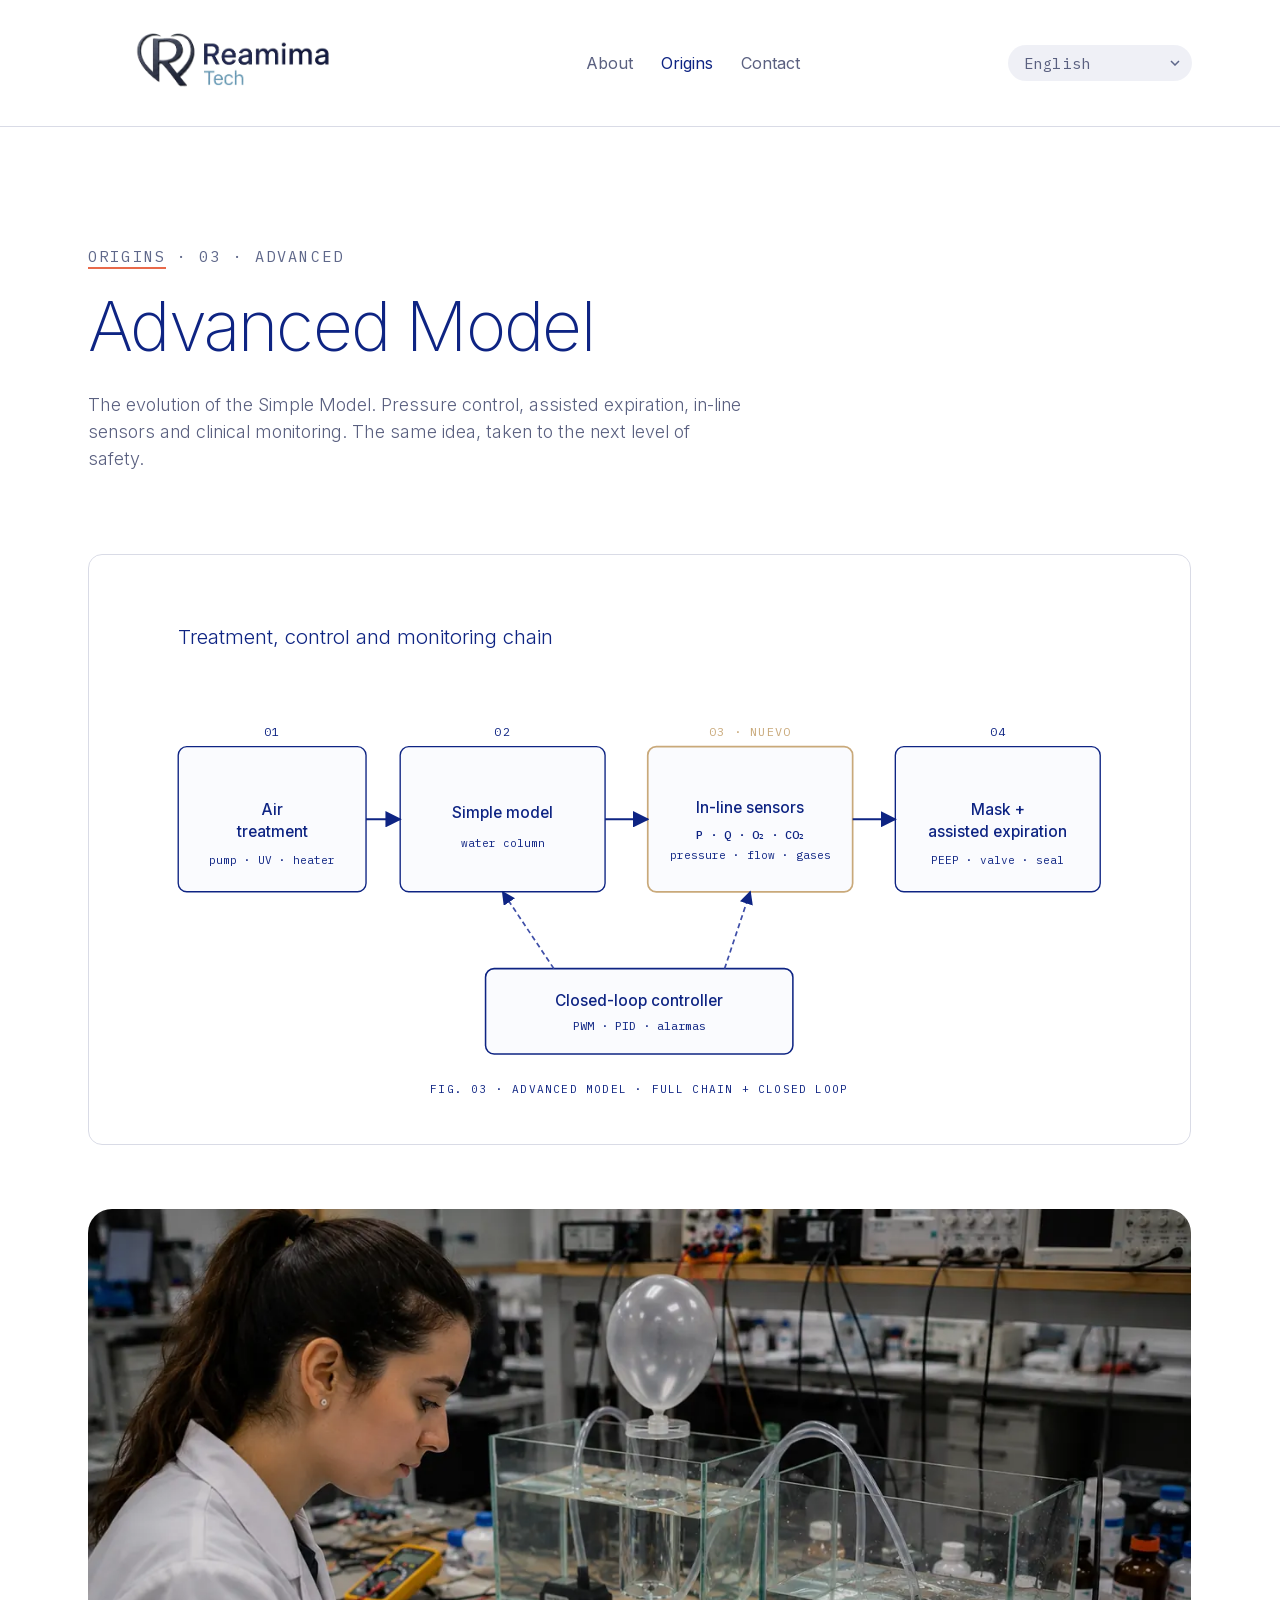
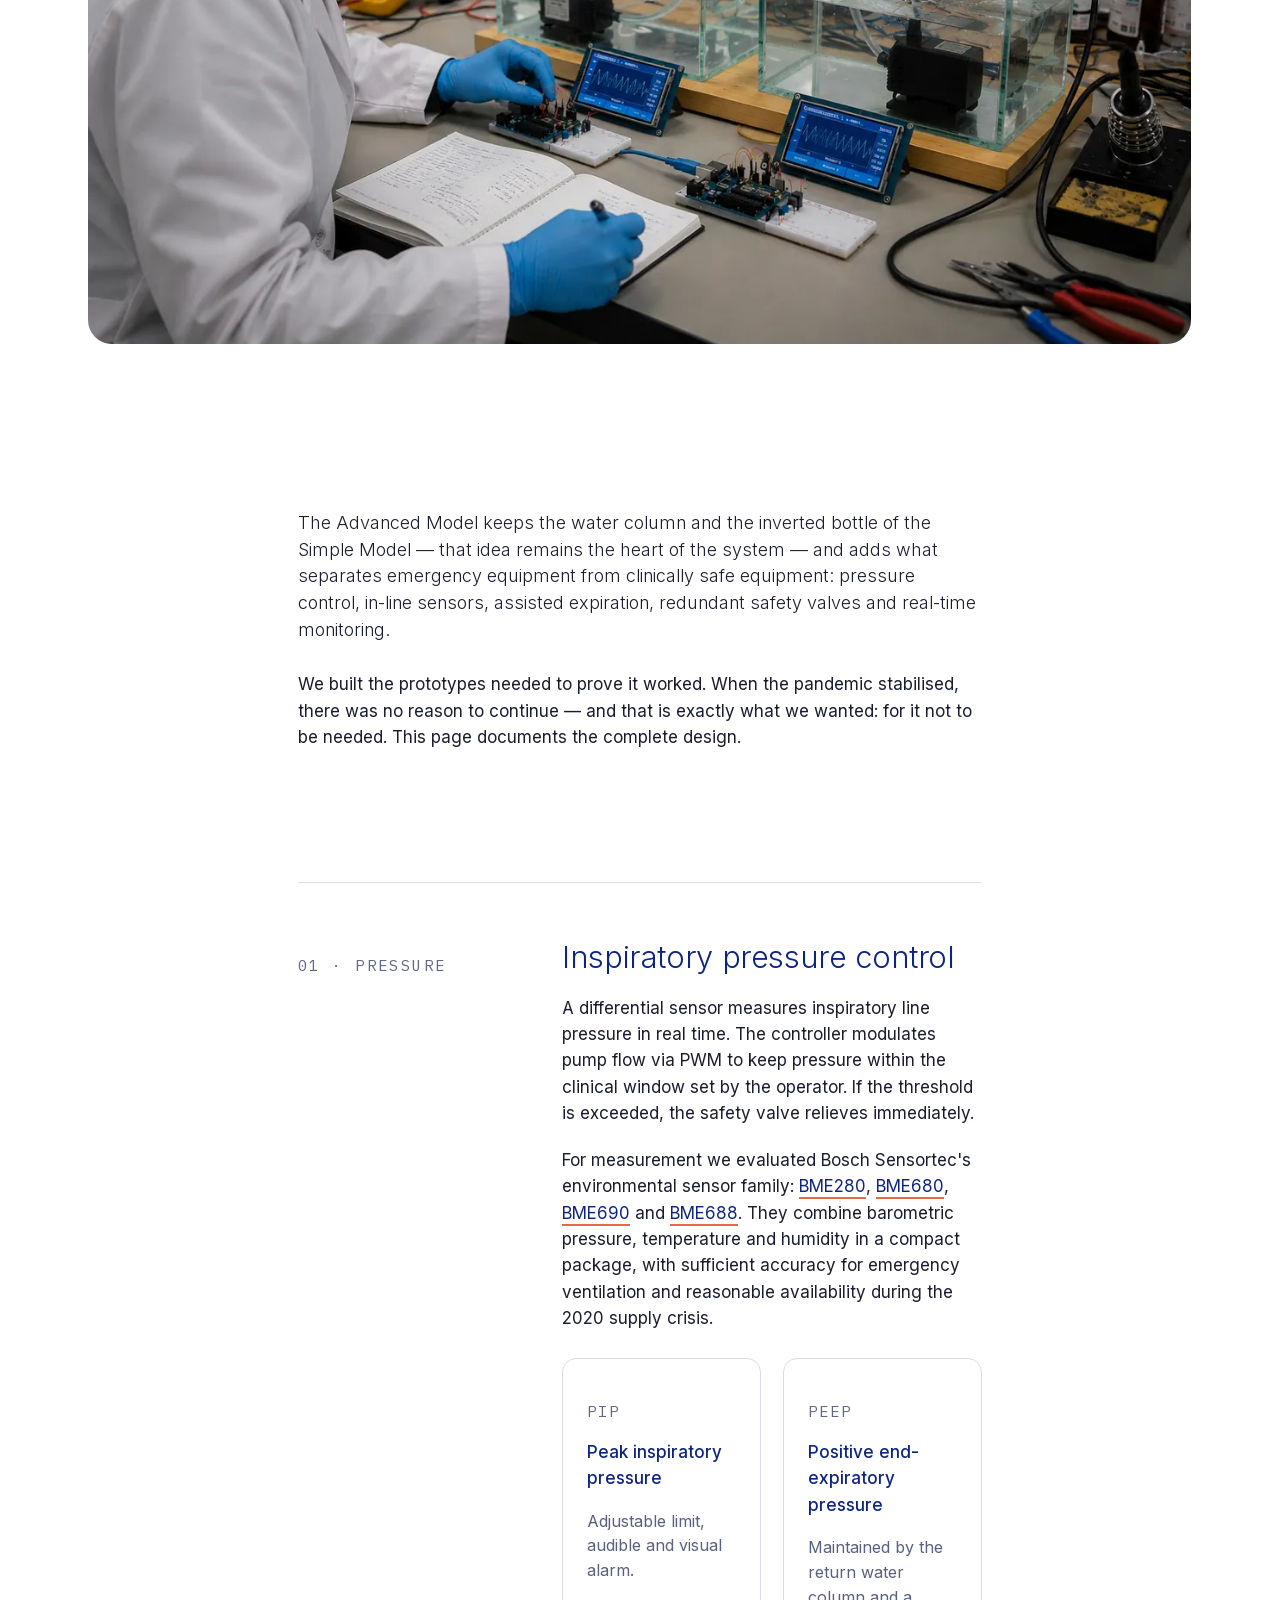
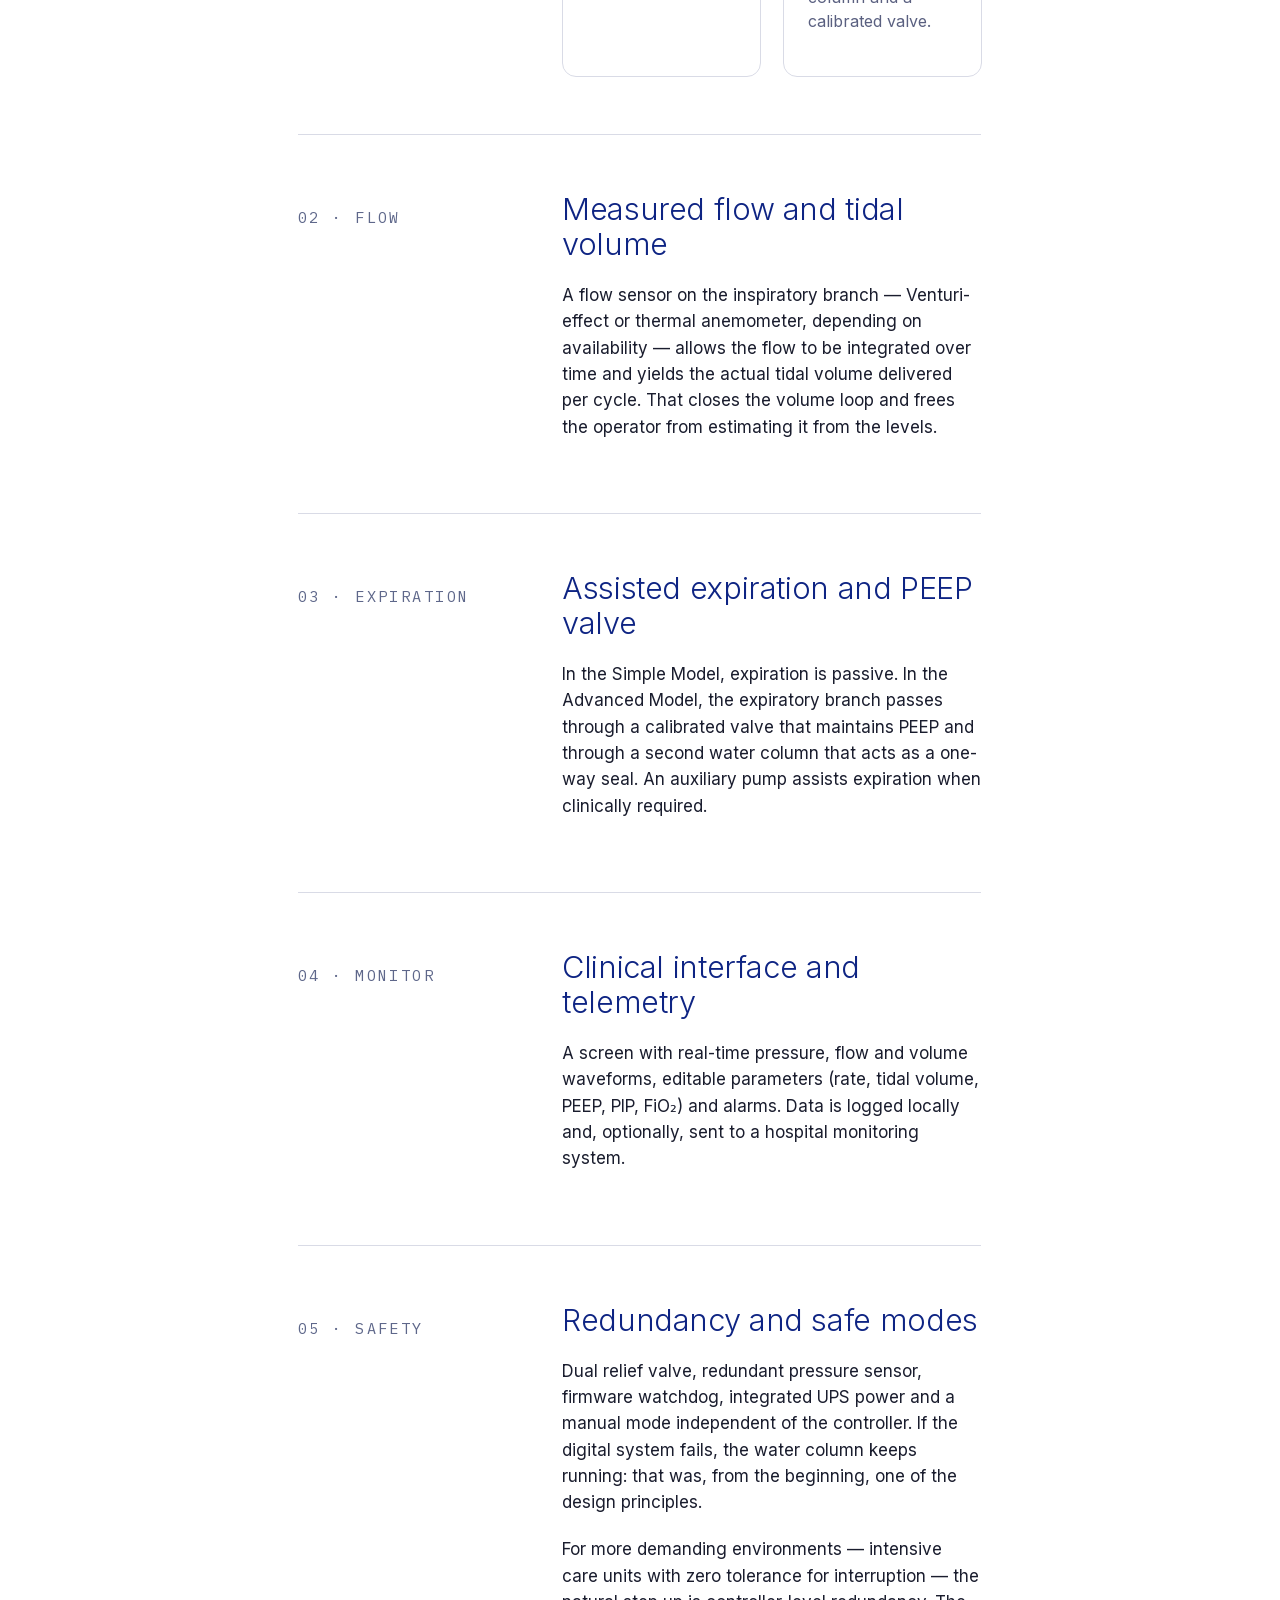
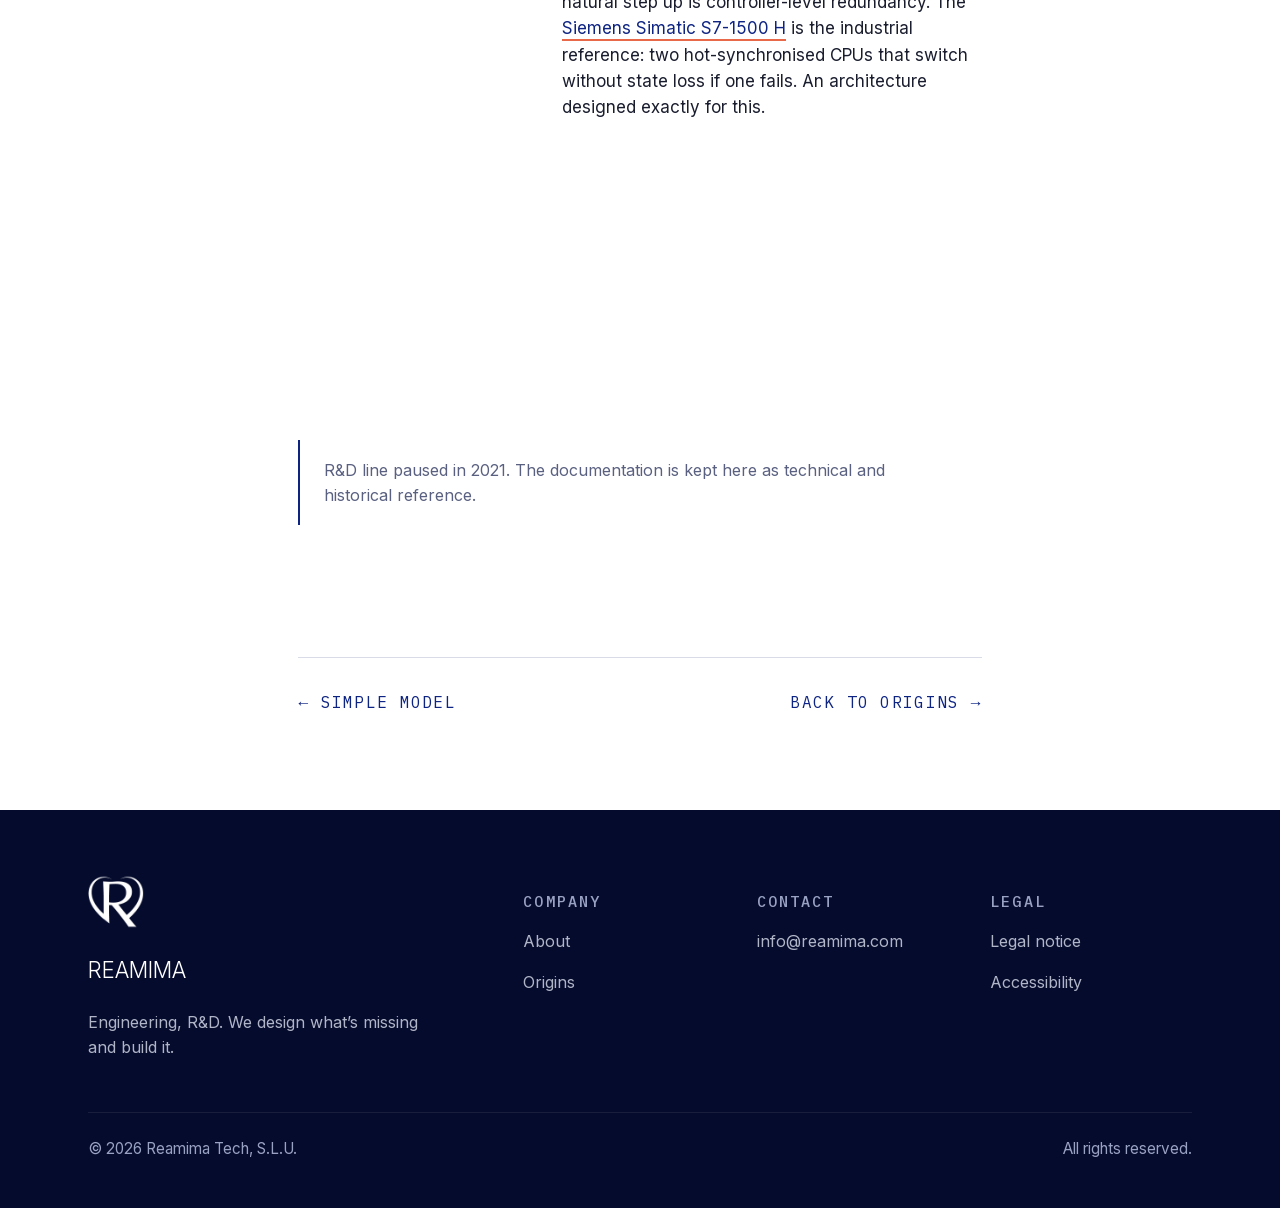
<file: origenes-avanzado.html>
<!DOCTYPE html>
<html lang="es">
<head>
<meta charset="UTF-8" />
<meta name="viewport" content="width=device-width, initial-scale=1" />
<title>Modelo Avanzado · Orígenes · REAMIMA</title>
<meta name="description" content="Evolución del Modelo Simple: control de presión, expiración asistida, sensores y monitorización clínica del respirador REAMIMA." />
<link rel="canonical" href="https://www.reamima.com/origenes-avanzado">
<meta name="robots" content="index,follow,max-image-preview:large">
<meta property="og:type" content="website">
<meta property="og:site_name" content="REAMIMA">
<meta property="og:locale" content="es_ES">
<meta property="og:title" content="Modelo Avanzado · Orígenes · REAMIMA">
<meta property="og:description" content="Evolución del Modelo Simple: control de presión, expiración asistida, sensores y monitorización clínica del respirador REAMIMA.">
<meta property="og:url" content="https://www.reamima.com/origenes-avanzado">
<meta property="og:image" content="https://www.reamima.com/img/og-reamima.jpg">
<meta property="og:image:width" content="1200">
<meta property="og:image:height" content="630">
<meta name="twitter:card" content="summary_large_image">
<meta name="twitter:title" content="Modelo Avanzado · Orígenes · REAMIMA">
<meta name="twitter:description" content="Evolución del Modelo Simple: control de presión, expiración asistida, sensores y monitorización clínica del respirador REAMIMA.">
<meta name="twitter:image" content="https://www.reamima.com/img/og-reamima.jpg">
<script type="application/ld+json">{"@context": "https://schema.org", "@type": "BreadcrumbList", "itemListElement": [{"@type": "ListItem", "position": 1, "name": "Inicio", "item": "https://www.reamima.com/"}, {"@type": "ListItem", "position": 2, "name": "Orígenes", "item": "https://www.reamima.com/origenes"}, {"@type": "ListItem", "position": 3, "name": "Modelo Avanzado", "item": "https://www.reamima.com/origenes-avanzado"}]}</script>
<link rel="icon" type="image/x-icon" href="favicon/favicon.ico">
<link rel="icon" type="image/png" sizes="32x32" href="favicon/favicon-32x32.png">
<link rel="icon" type="image/png" sizes="16x16" href="favicon/favicon-16x16.png">
<link rel="apple-touch-icon" href="favicon/apple-touch-icon.png">
<meta name="theme-color" content="#050B2C">
<link rel="preload" href="fonts/inter-200-800-latin.woff2" as="font" type="font/woff2" crossorigin>
<link rel="stylesheet" href="_design-system.css">
<style>
  .crumb { font-family: var(--rm-font-mono); font-size: var(--rm-fs-micro); letter-spacing: .14em; text-transform: uppercase; color: var(--rm-blue-grey); }
  .crumb a { color: var(--rm-blue-grey); }
  .crumb a:hover { color: var(--rm-navy); }
  .num-section { display: grid; grid-template-columns: 1fr; gap: 12px; padding: 56px 0; border-top: 1px solid var(--rm-line); }
  @media (min-width: 880px) { .num-section { grid-template-columns: 200px 1fr; gap: 64px; } }
  .num-section__num { font-family: var(--rm-font-mono); font-size: var(--rm-fs-micro); letter-spacing: .16em; text-transform: uppercase; color: var(--rm-blue-grey); }
  .num-section__title { font-size: clamp(1.6rem, 2.4vw, 2.2rem); font-weight: 300; color: var(--rm-navy); letter-spacing: -.012em; line-height: 1.15; margin: 0; }
  .num-section__body { color: var(--rm-text); }
  .num-section__body > * + * { margin-top: 1.2em; }
  .nav-modelos { display: flex; justify-content: space-between; align-items: center; padding: 32px 0; border-top: 1px solid var(--rm-line); }
  .nav-modelos a { font-family: var(--rm-font-mono); font-size: var(--rm-fs-small); letter-spacing: .08em; text-transform: uppercase; color: var(--rm-navy); }
  .feat-grid { display: grid; gap: 22px; grid-template-columns: 1fr; margin-top: 1.6em; }
  @media (min-width: 760px) { .feat-grid { grid-template-columns: 1fr 1fr; } }
  .feat {
    border: 1px solid var(--rm-line);
    border-radius: var(--rm-radius-md);
    padding: 26px 24px;
    background: var(--rm-paper);
  }
  .feat__num { font-family: var(--rm-font-mono); font-size: var(--rm-fs-micro); letter-spacing: .14em; text-transform: uppercase; color: var(--rm-blue-grey); }
  .feat__title { color: var(--rm-navy); font-weight: 500; margin-top: 8px; }
  .feat__body { color: var(--rm-text-muted); margin-top: 8px; font-size: var(--rm-fs-small); }
  .roadmap-status {
    display: inline-flex; align-items: center; gap: 8px;
    background: var(--rm-stone); padding: 6px 12px; border-radius: 999px;
    font-family: var(--rm-font-mono); font-size: 11px; letter-spacing: .1em; text-transform: uppercase; color: var(--rm-navy);
  }
  .roadmap-status::before { content: ""; width: 8px; height: 8px; border-radius: 50%; background: var(--rm-accent); }
</style>
<script src="i18n.js"></script>
</head>
<body data-active-lang="es">
<a class="rm-skip" href="#main-content"><span data-lang="es">Saltar al contenido</span><span data-lang="en">Skip to content</span></a>

<nav class="rm-nav">
  <div class="rm-container rm-nav__inner">
    <a href="/" class="rm-nav__brand" aria-label="REAMIMA · Inicio"><img decoding="async" width="681" height="240" class="rm-nav__logo--dark" src="img/1_Reamima_transpa_Blanco.webp" alt="" /><img decoding="async" width="682" height="240" class="rm-nav__logo--light" src="img/Reamima_Solido_oscuro.webp" alt="" /></a>
    <div class="rm-nav__links">
      <a href="/sobre"><span data-lang="es">Sobre</span><span data-lang="en">About</span></a>
      <a href="/origenes" aria-current="page" style="color: var(--rm-navy);"><span data-lang="es">Orígenes</span><span data-lang="en">Origins</span></a>
      <a href="/contacta"><span data-lang="es">Contacta</span><span data-lang="en">Contact</span></a>
    </div>
    <div class="rm-lang"></div>
    <button class="rm-nav__toggle" aria-label="Menú" aria-expanded="false">
      <span></span><span></span><span></span>
    </button>
  </div>
</nav>
<main id="main-content">

<!-- HERO -->
<section class="rm-section rm-section--paper" style="padding-top: clamp(72px,8vw,120px); padding-bottom: clamp(40px,5vw,72px);">
  <div class="rm-container">
    <p class="crumb rm-fade"><a href="/origenes"><span data-lang="es">Orígenes</span><span data-lang="en">Origins</span></a> · 03 · <span data-lang="es">Avanzado</span><span data-lang="en">Advanced</span></p>
    <h1 class="rm-display rm-fade" style="margin-top: 1.4rem; max-width: 16ch; color: var(--rm-navy);">
      <span data-lang="es">Modelo Avanzado</span>
      <span data-lang="en">Advanced Model</span>
    </h1>
    <p class="rm-lead rm-muted rm-fade rm-fade--d1" style="margin-top: 1.8rem; max-width: 60ch;">
      <span data-lang="es">La evolución del Modelo Simple. Control de presión, expiración asistida, sensores en línea y monitorización clínica. La misma idea, llevada al siguiente grado de seguridad.</span>
      <span data-lang="en">The evolution of the Simple Model. Pressure control, assisted expiration, in-line sensors and clinical monitoring. The same idea, taken to the next level of safety.</span>
    </p>
  </div>
</section>

<!-- DIAGRAMA AVANZADO -->
<section class="rm-section--tight" style="padding: 0 0 clamp(40px,5vw,72px);">
  <div class="rm-container">
    <div class="rm-diagram rm-fade">
      <svg viewBox="0 0 1200 600" xmlns="http://www.w3.org/2000/svg" role="img" aria-labelledby="title-avanzado">
        <title id="title-avanzado">Diagrama del Modelo Avanzado del respirador REAMIMA</title>
        <defs>
          <marker id="arrAv" viewBox="0 0 10 10" refX="9" refY="5" markerWidth="8" markerHeight="8" orient="auto-start-reverse">
            <path d="M 0 0 L 10 5 L 0 10 z" fill="#0E2483"/>
          </marker>
        </defs>

        <!-- Título de figura -->
        <text data-lang="es" x="60" y="60" font-family="Inter, sans-serif" font-size="24" font-weight="300" fill="#0E2483">Cadena de tratamiento, control y monitorización</text>
        <text data-lang="en" x="60" y="60" font-family="Inter, sans-serif" font-size="24" font-weight="300" fill="#0E2483">Treatment, control and monitoring chain</text>

        <!-- =================================================================== -->
        <!-- CADENA 01 → 02 → 03 → 04                                            -->
        <!-- =================================================================== -->

        <!-- Bloque 1 · Tratamiento del aire -->
        <g transform="translate(60,180)">
          <rect width="220" height="170" rx="10" fill="#FAFBFE" stroke="#0E2483" stroke-width="1.6"/>
          <text x="110" y="-12" font-family="IBM Plex Mono, monospace" font-size="14" fill="#0E2483" text-anchor="middle" letter-spacing="1.4">01</text>
          <text data-lang="es" x="110" y="80" font-family="Inter, sans-serif" font-size="18" font-weight="500" fill="#0E2483" text-anchor="middle">Tratamiento</text>
          <text data-lang="en" x="110" y="80" font-family="Inter, sans-serif" font-size="18" font-weight="500" fill="#0E2483" text-anchor="middle">Air</text>
          <text data-lang="es" x="110" y="106" font-family="Inter, sans-serif" font-size="18" font-weight="500" fill="#0E2483" text-anchor="middle">del aire</text>
          <text data-lang="en" x="110" y="106" font-family="Inter, sans-serif" font-size="18" font-weight="500" fill="#0E2483" text-anchor="middle">treatment</text>
          <text data-lang="es" x="110" y="138" font-family="IBM Plex Mono, monospace" font-size="13" fill="#0E2483" text-anchor="middle">bomba · UV · calentador</text>
          <text data-lang="en" x="110" y="138" font-family="IBM Plex Mono, monospace" font-size="13" fill="#0E2483" text-anchor="middle">pump · UV · heater</text>
        </g>

        <!-- Bloque 2 · Modelo Simple -->
        <g transform="translate(320,180)">
          <rect width="240" height="170" rx="10" fill="#FAFBFE" stroke="#0E2483" stroke-width="1.6"/>
          <text x="120" y="-12" font-family="IBM Plex Mono, monospace" font-size="14" fill="#0E2483" text-anchor="middle" letter-spacing="1.4">02</text>
          <text data-lang="es" x="120" y="84" font-family="Inter, sans-serif" font-size="18" font-weight="500" fill="#0E2483" text-anchor="middle">Modelo Simple</text>
          <text data-lang="en" x="120" y="84" font-family="Inter, sans-serif" font-size="18" font-weight="500" fill="#0E2483" text-anchor="middle">Simple model</text>
          <text data-lang="es" x="120" y="118" font-family="IBM Plex Mono, monospace" font-size="13" fill="#0E2483" text-anchor="middle">columna de agua</text>
          <text data-lang="en" x="120" y="118" font-family="IBM Plex Mono, monospace" font-size="13" fill="#0E2483" text-anchor="middle">water column</text>
        </g>

        <!-- Bloque 3 · Sensores in-line -->
        <g transform="translate(610,180)">
          <rect width="240" height="170" rx="10" fill="#FAFBFE" stroke="#C9A97A" stroke-width="2"/>
          <text x="120" y="-12" font-family="IBM Plex Mono, monospace" font-size="14" fill="#C9A97A" text-anchor="middle" letter-spacing="1.4">03 · NUEVO</text>
          <text data-lang="es" x="120" y="78" font-family="Inter, sans-serif" font-size="18" font-weight="500" fill="#0E2483" text-anchor="middle">Sensores en línea</text>
          <text data-lang="en" x="120" y="78" font-family="Inter, sans-serif" font-size="18" font-weight="500" fill="#0E2483" text-anchor="middle">In-line sensors</text>
          <text x="120" y="108" font-family="IBM Plex Mono, monospace" font-size="14" fill="#0E2483" text-anchor="middle" font-weight="500">P · Q · O₂ · CO₂</text>
          <text data-lang="es" x="120" y="132" font-family="IBM Plex Mono, monospace" font-size="13" fill="#0E2483" text-anchor="middle">presión · caudal · gases</text>
          <text data-lang="en" x="120" y="132" font-family="IBM Plex Mono, monospace" font-size="13" fill="#0E2483" text-anchor="middle">pressure · flow · gases</text>
        </g>

        <!-- Bloque 4 · Mascarilla + expiración asistida -->
        <g transform="translate(900,180)">
          <rect width="240" height="170" rx="10" fill="#FAFBFE" stroke="#0E2483" stroke-width="1.6"/>
          <text x="120" y="-12" font-family="IBM Plex Mono, monospace" font-size="14" fill="#0E2483" text-anchor="middle" letter-spacing="1.4">04</text>
          <text data-lang="es" x="120" y="80" font-family="Inter, sans-serif" font-size="18" font-weight="500" fill="#0E2483" text-anchor="middle">Mascarilla +</text>
          <text data-lang="en" x="120" y="80" font-family="Inter, sans-serif" font-size="18" font-weight="500" fill="#0E2483" text-anchor="middle">Mask +</text>
          <text data-lang="es" x="120" y="106" font-family="Inter, sans-serif" font-size="18" font-weight="500" fill="#0E2483" text-anchor="middle">expiración asistida</text>
          <text data-lang="en" x="120" y="106" font-family="Inter, sans-serif" font-size="18" font-weight="500" fill="#0E2483" text-anchor="middle">assisted expiration</text>
          <text data-lang="es" x="120" y="138" font-family="IBM Plex Mono, monospace" font-size="13" fill="#0E2483" text-anchor="middle">PEEP · válvula · sello</text>
          <text data-lang="en" x="120" y="138" font-family="IBM Plex Mono, monospace" font-size="13" fill="#0E2483" text-anchor="middle">PEEP · valve · seal</text>
        </g>

        <!-- Flechas conectoras entre bloques -->
        <line x1="280" y1="265" x2="320" y2="265" stroke="#0E2483" stroke-width="2.4" marker-end="url(#arrAv)"/>
        <line x1="560" y1="265" x2="610" y2="265" stroke="#0E2483" stroke-width="2.4" marker-end="url(#arrAv)"/>
        <line x1="850" y1="265" x2="900" y2="265" stroke="#0E2483" stroke-width="2.4" marker-end="url(#arrAv)"/>

        <!-- =================================================================== -->
        <!-- CONTROLADOR EN LAZO CERRADO · SOLO 2 LÍNEAS:                         -->
        <!--   · a Modelo Simple (02)                                             -->
        <!--   · a Sensores en línea (03)                                         -->
        <!-- =================================================================== -->
        <g transform="translate(420,440)">
          <rect width="360" height="100" rx="10" fill="#FAFBFE" stroke="#0E2483" stroke-width="1.8"/>
          <text data-lang="es" x="180" y="44" font-family="Inter, sans-serif" font-size="18" font-weight="500" fill="#0E2483" text-anchor="middle">Controlador en lazo cerrado</text>
          <text data-lang="en" x="180" y="44" font-family="Inter, sans-serif" font-size="18" font-weight="500" fill="#0E2483" text-anchor="middle">Closed-loop controller</text>
          <text x="180" y="72" font-family="IBM Plex Mono, monospace" font-size="14" fill="#0E2483" text-anchor="middle">PWM · PID · alarmas</text>
        </g>

        <!-- Línea 1: controlador → Modelo Simple (bloque 02, centrado en x=440) -->
        <line x1="500" y1="440" x2="440" y2="350" stroke="#3F4FA8" stroke-width="2" stroke-dasharray="6 4" marker-end="url(#arrAv)"/>
        <!-- Línea 2: controlador → Sensores en línea (bloque 03, centrado en x=730) -->
        <line x1="700" y1="440" x2="730" y2="350" stroke="#3F4FA8" stroke-width="2" stroke-dasharray="6 4" marker-end="url(#arrAv)"/>

        <!-- Pie -->
        <text data-lang="es" x="600" y="586" font-family="IBM Plex Mono, monospace" font-size="13" fill="#0E2483" text-anchor="middle" letter-spacing="1.4">FIG. 03 · MODELO AVANZADO · CADENA COMPLETA + LAZO CERRADO</text>
        <text data-lang="en" x="600" y="586" font-family="IBM Plex Mono, monospace" font-size="13" fill="#0E2483" text-anchor="middle" letter-spacing="1.4">FIG. 03 · ADVANCED MODEL · FULL CHAIN + CLOSED LOOP</text>
      </svg>
    </div>
  </div>
</section>


<!-- IMAGEN ATMOSFÉRICA -->
<section class="rm-section--tight" style="padding: 0;">
  <div class="rm-container">
    <figure class="rm-figure rm-fade" style="aspect-ratio: 3/2; margin: 0 0 32px;">
      <img decoding="async" width="1280" height="853" src="img/1_reamima_Concepto_2.webp" alt="" loading="lazy"/>
    </figure>
  </div>
</section>

<!-- INTRODUCCIÓN -->
<section class="rm-section rm-section--paper">
  <div class="rm-container rm-narrow rm-stack-lg">
    <p class="rm-lead">
      <span data-lang="es">El Modelo Avanzado conserva la columna de agua y la botella invertida del Modelo Simple — esa idea sigue siendo el corazón del sistema —, y le añade lo que separa un equipo de emergencia de un equipo clínicamente seguro: control de presión, sensores en línea, expiración asistida, válvulas de seguridad redundantes y monitorización en tiempo real.</span>
      <span data-lang="en">The Advanced Model keeps the water column and the inverted bottle of the Simple Model — that idea remains the heart of the system — and adds what separates emergency equipment from clinically safe equipment: pressure control, in-line sensors, assisted expiration, redundant safety valves and real-time monitoring.</span>
    </p>
    <p>
      <span data-lang="es">Construimos los prototipos necesarios para demostrar que funcionaba. Cuando la pandemia se estabilizó, no había razón para continuar — y eso es exactamente lo que queríamos: que no hiciera falta. Esta página documenta el diseño completo.</span>
      <span data-lang="en">We built the prototypes needed to prove it worked. When the pandemic stabilised, there was no reason to continue — and that is exactly what we wanted: for it not to be needed. This page documents the complete design.</span>
    </p>
  </div>
</section>

<!-- ALCANCE FUNCIONAL -->
<section class="rm-section rm-section--paper" style="padding-top: 0;">
  <div class="rm-container rm-narrow">
    <div class="num-section rm-fade">
      <div><p class="num-section__num">01 · <span data-lang="es">Presión</span><span data-lang="en">Pressure</span></p></div>
      <div class="num-section__body">
        <h2 class="num-section__title">
          <span data-lang="es">Control de presión inspiratoria</span>
          <span data-lang="en">Inspiratory pressure control</span>
        </h2>
        <p>
          <span data-lang="es">Un sensor diferencial mide la presión de la línea inspiratoria en tiempo real. El controlador modula el caudal de la bomba mediante PWM para mantener la presión dentro de la ventana clínica fijada por el operador. Si se supera el umbral, la válvula de seguridad alivia inmediatamente.</span>
          <span data-lang="en">A differential sensor measures inspiratory line pressure in real time. The controller modulates pump flow via PWM to keep pressure within the clinical window set by the operator. If the threshold is exceeded, the safety valve relieves immediately.</span>
        </p>
        <p>
          <span data-lang="es">Para la medición evaluamos la familia de sensores ambientales de Bosch Sensortec: <a href="https://www.bosch-sensortec.com/products/environmental-sensors/humidity-sensors-bme280/">BME280</a>, <a href="https://www.bosch-sensortec.com/products/environmental-sensors/gas-sensors/bme680/">BME680</a>, <a href="https://www.bosch-sensortec.com/products/environmental-sensors/gas-sensors/bme690/">BME690</a> y <a href="https://www.bosch-sensortec.com/products/environmental-sensors/gas-sensors/bme688/">BME688</a>. Combinan presión barométrica, temperatura y humedad en un encapsulado compacto, con precisión suficiente para ventilación de emergencia y disponibilidad razonable durante la crisis de suministro de 2020.</span>
          <span data-lang="en">For measurement we evaluated Bosch Sensortec's environmental sensor family: <a href="https://www.bosch-sensortec.com/products/environmental-sensors/humidity-sensors-bme280/">BME280</a>, <a href="https://www.bosch-sensortec.com/products/environmental-sensors/gas-sensors/bme680/">BME680</a>, <a href="https://www.bosch-sensortec.com/products/environmental-sensors/gas-sensors/bme690/">BME690</a> and <a href="https://www.bosch-sensortec.com/products/environmental-sensors/gas-sensors/bme688/">BME688</a>. They combine barometric pressure, temperature and humidity in a compact package, with sufficient accuracy for emergency ventilation and reasonable availability during the 2020 supply crisis.</span>
        </p>
        <div class="feat-grid">
          <div class="feat rm-fade">
            <p class="feat__num">PIP</p>
            <p class="feat__title"><span data-lang="es">Presión inspiratoria pico</span><span data-lang="en">Peak inspiratory pressure</span></p>
            <p class="feat__body"><span data-lang="es">Límite ajustable, alarma sonora y visual.</span><span data-lang="en">Adjustable limit, audible and visual alarm.</span></p>
          </div>
          <div class="feat rm-fade rm-fade--d1">
            <p class="feat__num">PEEP</p>
            <p class="feat__title"><span data-lang="es">Presión positiva al final de la espiración</span><span data-lang="en">Positive end-expiratory pressure</span></p>
            <p class="feat__body"><span data-lang="es">Mantenida con la columna de agua de retorno y válvula calibrada.</span><span data-lang="en">Maintained by the return water column and a calibrated valve.</span></p>
          </div>
        </div>
      </div>
    </div>

    <div class="num-section rm-fade rm-fade--d1">
      <div><p class="num-section__num">02 · <span data-lang="es">Caudal</span><span data-lang="en">Flow</span></p></div>
      <div class="num-section__body">
        <h2 class="num-section__title">
          <span data-lang="es">Caudal y volumen tidal medidos</span>
          <span data-lang="en">Measured flow and tidal volume</span>
        </h2>
        <p>
          <span data-lang="es">Un sensor de caudal en la rama inspiratoria — efecto Venturi o anemómetro térmico, según disponibilidad — permite integrar el caudal en el tiempo y obtener el volumen tidal real entregado en cada ciclo. Esto cierra el lazo de volumen y libera al operador de calcularlo a partir de las cotas.</span>
          <span data-lang="en">A flow sensor on the inspiratory branch — Venturi-effect or thermal anemometer, depending on availability — allows the flow to be integrated over time and yields the actual tidal volume delivered per cycle. That closes the volume loop and frees the operator from estimating it from the levels.</span>
        </p>
      </div>
    </div>

    <div class="num-section rm-fade rm-fade--d2">
      <div><p class="num-section__num">03 · <span data-lang="es">Expiración</span><span data-lang="en">Expiration</span></p></div>
      <div class="num-section__body">
        <h2 class="num-section__title">
          <span data-lang="es">Expiración asistida y válvula PEEP</span>
          <span data-lang="en">Assisted expiration and PEEP valve</span>
        </h2>
        <p>
          <span data-lang="es">En el Modelo Simple la expiración es pasiva. En el avanzado, la rama de expiración pasa por una válvula calibrada que mantiene PEEP y por una segunda columna de agua que actúa como sello unidireccional. Una bomba auxiliar permite asistir la expiración cuando es clínicamente necesario.</span>
          <span data-lang="en">In the Simple Model, expiration is passive. In the Advanced Model, the expiratory branch passes through a calibrated valve that maintains PEEP and through a second water column that acts as a one-way seal. An auxiliary pump assists expiration when clinically required.</span>
        </p>
      </div>
    </div>

    <div class="num-section rm-fade rm-fade--d3">
      <div><p class="num-section__num">04 · <span data-lang="es">Monitor</span><span data-lang="en">Monitor</span></p></div>
      <div class="num-section__body">
        <h2 class="num-section__title">
          <span data-lang="es">Interfaz clínica y telemetría</span>
          <span data-lang="en">Clinical interface and telemetry</span>
        </h2>
        <p>
          <span data-lang="es">Pantalla con curvas de presión, caudal y volumen en tiempo real, parámetros editables (frecuencia, volumen tidal, PEEP, PIP, FiO₂) y alarmas. Los datos se registran localmente y, opcionalmente, se envían a un sistema de monitorización del centro hospitalario.</span>
          <span data-lang="en">A screen with real-time pressure, flow and volume waveforms, editable parameters (rate, tidal volume, PEEP, PIP, FiO₂) and alarms. Data is logged locally and, optionally, sent to a hospital monitoring system.</span>
        </p>
      </div>
    </div>

    <div class="num-section rm-fade rm-fade--d3">
      <div><p class="num-section__num">05 · <span data-lang="es">Seguridad</span><span data-lang="en">Safety</span></p></div>
      <div class="num-section__body">
        <h2 class="num-section__title">
          <span data-lang="es">Redundancia y modos seguros</span>
          <span data-lang="en">Redundancy and safe modes</span>
        </h2>
        <p>
          <span data-lang="es">Doble válvula de alivio, sensor de presión redundante, watchdog en el firmware, alimentación con SAI integrado y un modo manual independiente del controlador. Si el sistema digital falla, la columna de agua sigue funcionando: ese fue, desde el principio, uno de los principios de diseño.</span>
          <span data-lang="en">Dual relief valve, redundant pressure sensor, firmware watchdog, integrated UPS power and a manual mode independent of the controller. If the digital system fails, the water column keeps running: that was, from the beginning, one of the design principles.</span>
        </p>
        <p>
          <span data-lang="es">Para entornos de mayor exigencia — unidades de cuidados intensivos con cero tolerancia a la interrupción —, el salto natural es la redundancia a nivel de controlador. El <a href="https://www.siemens.com/es-es/products/simatic/s7-1500-rh-cpus/">Siemens Simatic S7-1500 H</a> es la referencia industrial: dos CPUs sincronizadas en caliente que conmutan sin pérdida de estado si una falla. Una arquitectura pensada exactamente para esto.</span>
          <span data-lang="en">For more demanding environments — intensive care units with zero tolerance for interruption — the natural step up is controller-level redundancy. The <a href="https://www.siemens.com/es-es/products/simatic/s7-1500-rh-cpus/">Siemens Simatic S7-1500 H</a> is the industrial reference: two hot-synchronised CPUs that switch without state loss if one fails. An architecture designed exactly for this.</span>
        </p>
      </div>
    </div>
  </div>
</section>

<!-- NOTA SOBRIA -->
<section class="rm-section">
  <div class="rm-container rm-narrow">
    <p class="rm-quiet-note">
      <span data-lang="es">Línea de I+D parada en 2021. La documentación queda publicada aquí como referencia técnica e histórica.</span>
      <span data-lang="en">R&amp;D line paused in 2021. The documentation is kept here as technical and historical reference.</span>
    </p>
  </div>
</section>

<!-- NAV ENTRE MODELOS -->
<section class="rm-section--tight" style="padding: 0;">
  <div class="rm-container rm-narrow">
    <div class="nav-modelos">
      <a href="/origenes-simple">
        ← <span data-lang="es">Modelo Simple</span><span data-lang="en">Simple Model</span>
      </a>
      <a href="/origenes">
        <span data-lang="es">Volver a Orígenes</span><span data-lang="en">Back to Origins</span> →
      </a>
    </div>
  </div>
</section>

<!-- FOOTER -->
</main>

<footer class="rm-foot" style="margin-top: clamp(40px,5vw,80px);">
  <div class="rm-container">
    <div class="rm-foot__grid">
      <div>
        <a href="/" aria-label="REAMIMA · Inicio"><img decoding="async" width="256" height="256" class="rm-foot__logo" src="img/reamima-logo-blanco.webp" alt="" /></a>
        <p class="rm-foot__brand">REAMIMA</p>
        <p style="margin-top: 12px; max-width: 36ch;">
          <span data-lang="es">Ingeniería, I+D+i. Pensamos lo que falta y lo construimos.</span>
          <span data-lang="en">Engineering, R&amp;D. We design what&rsquo;s missing and build it.</span>
        </p>
      </div>
      <div>
        <p class="rm-eyebrow" style="margin-bottom: 14px;"><span data-lang="es">Empresa</span><span data-lang="en">Company</span></p>
        <p><a href="/sobre"><span data-lang="es">Sobre REAMIMA</span><span data-lang="en">About</span></a></p>
        <p><a href="/origenes"><span data-lang="es">Orígenes</span><span data-lang="en">Origins</span></a></p>
      </div>
      <div>
        <p class="rm-eyebrow" style="margin-bottom: 14px;"><span data-lang="es">Contacto</span><span data-lang="en">Contact</span></p>
        <p><a href="/contacta">info@reamima.com</a></p>
      </div>
      <div>
        <p class="rm-eyebrow" style="margin-bottom: 14px;">Legal</p>
        <p><a href="/legal"><span data-lang="es">Aviso legal</span><span data-lang="en">Legal notice</span></a></p>
        <p><a href="/accesibilidad"><span data-lang="es">Accesibilidad</span><span data-lang="en">Accessibility</span></a></p>
      </div>
    </div>
    <div class="rm-foot__legal">
      <span>© 2026 Reamima Tech, S.L.U.</span>
      <span><span data-lang="es">Todos los derechos reservados.</span><span data-lang="en">All rights reserved.</span></span>
    </div>
  </div>
</footer>

<script>
  (function(){
    const els = document.querySelectorAll('.rm-fade');
    if (!('IntersectionObserver' in window) || !els.length) {
      els.forEach(e => e.classList.add('is-visible'));
      return;
    }
    const io = new IntersectionObserver((entries) => {
      entries.forEach(e => {
        if (e.isIntersecting) { e.target.classList.add('is-visible'); io.unobserve(e.target); }
      });
    }, { threshold: 0.12, rootMargin: '0px 0px -8% 0px' });
    els.forEach(e => io.observe(e));
  })();
  (function(){
    var toggle = document.querySelector('.rm-nav__toggle');
    var links = document.querySelector('.rm-nav__links');
    if (!toggle || !links) return;
    toggle.addEventListener('click', function() {
      var open = links.classList.toggle('is-open');
      toggle.classList.toggle('is-open', open);
      toggle.setAttribute('aria-expanded', String(open));
      if (open) { var fl = links.querySelector('a'); if (fl) fl.focus(); }
    });
    document.addEventListener('click', function(e) {
      if (!toggle.contains(e.target) && !links.contains(e.target)) {
        links.classList.remove('is-open');
        toggle.classList.remove('is-open');
        toggle.setAttribute('aria-expanded', 'false');
      }
    });
  })();
</script>

</body>
</html>
</file>
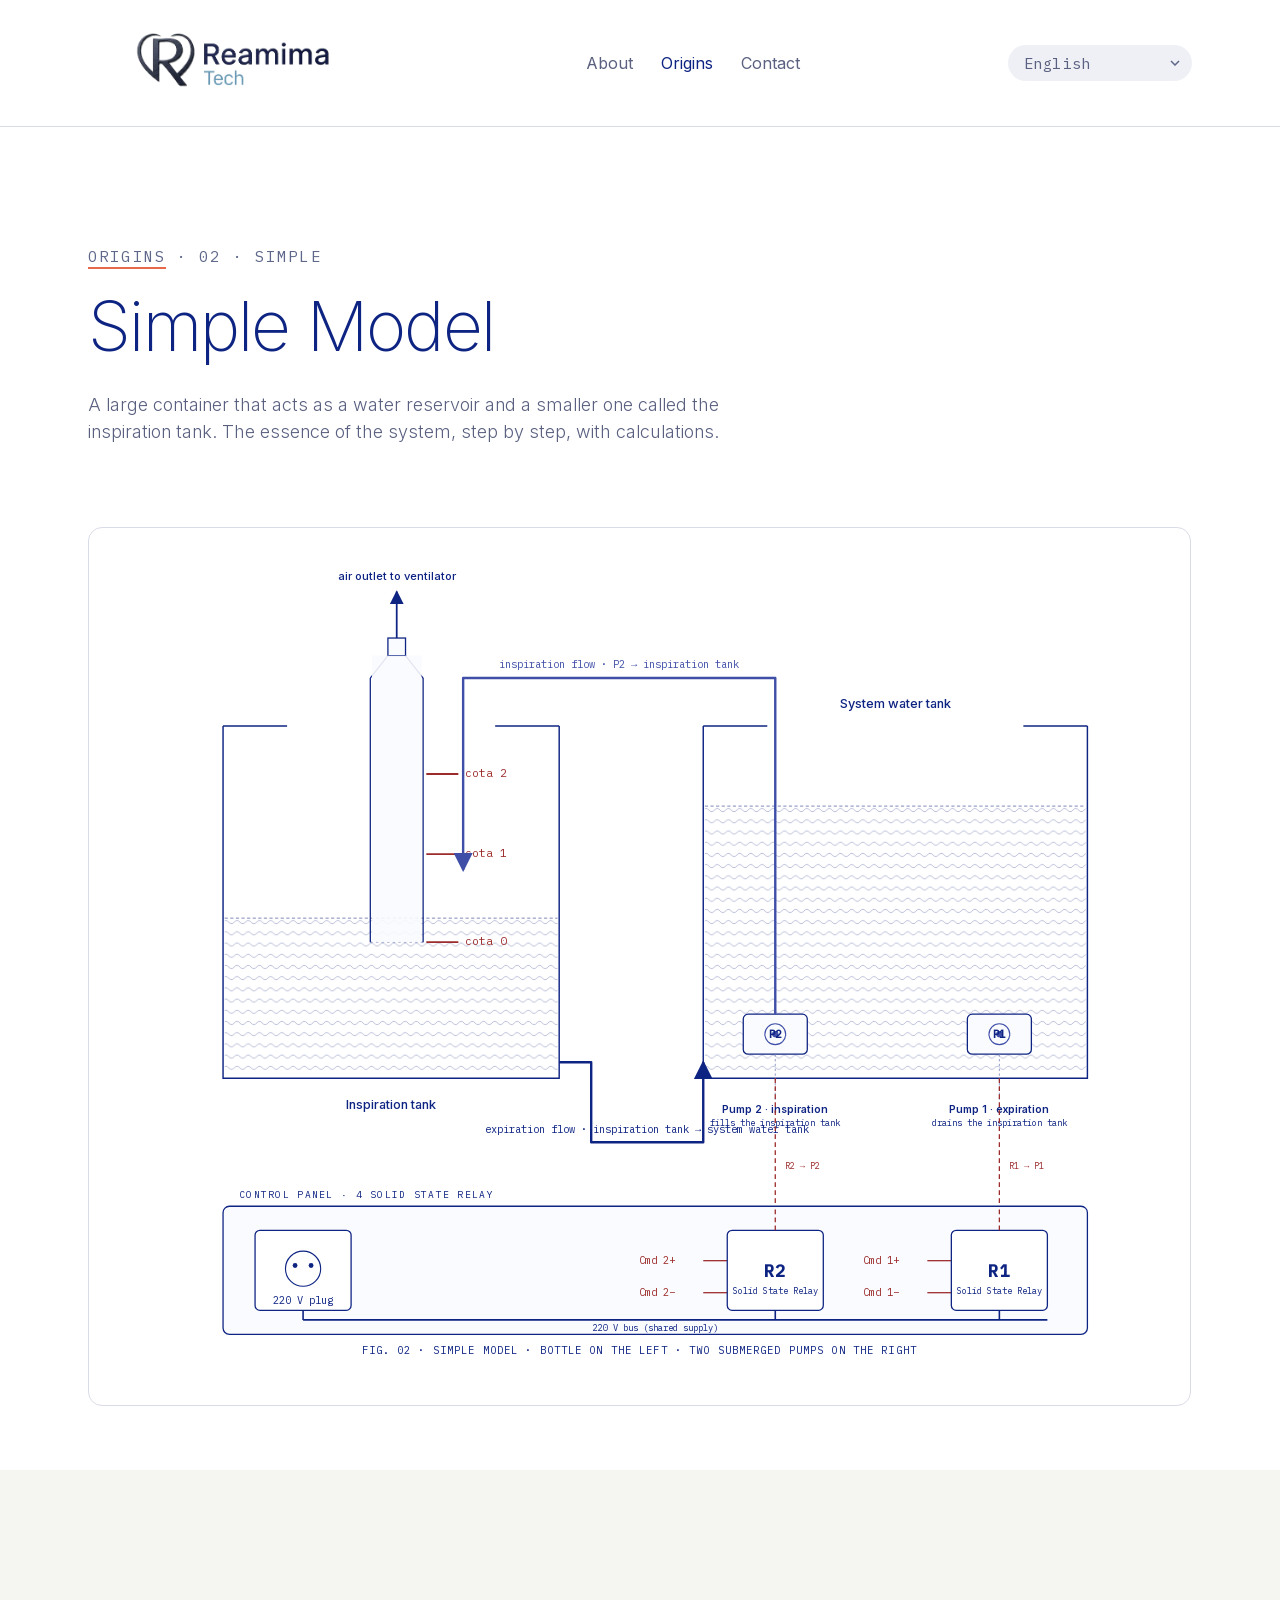
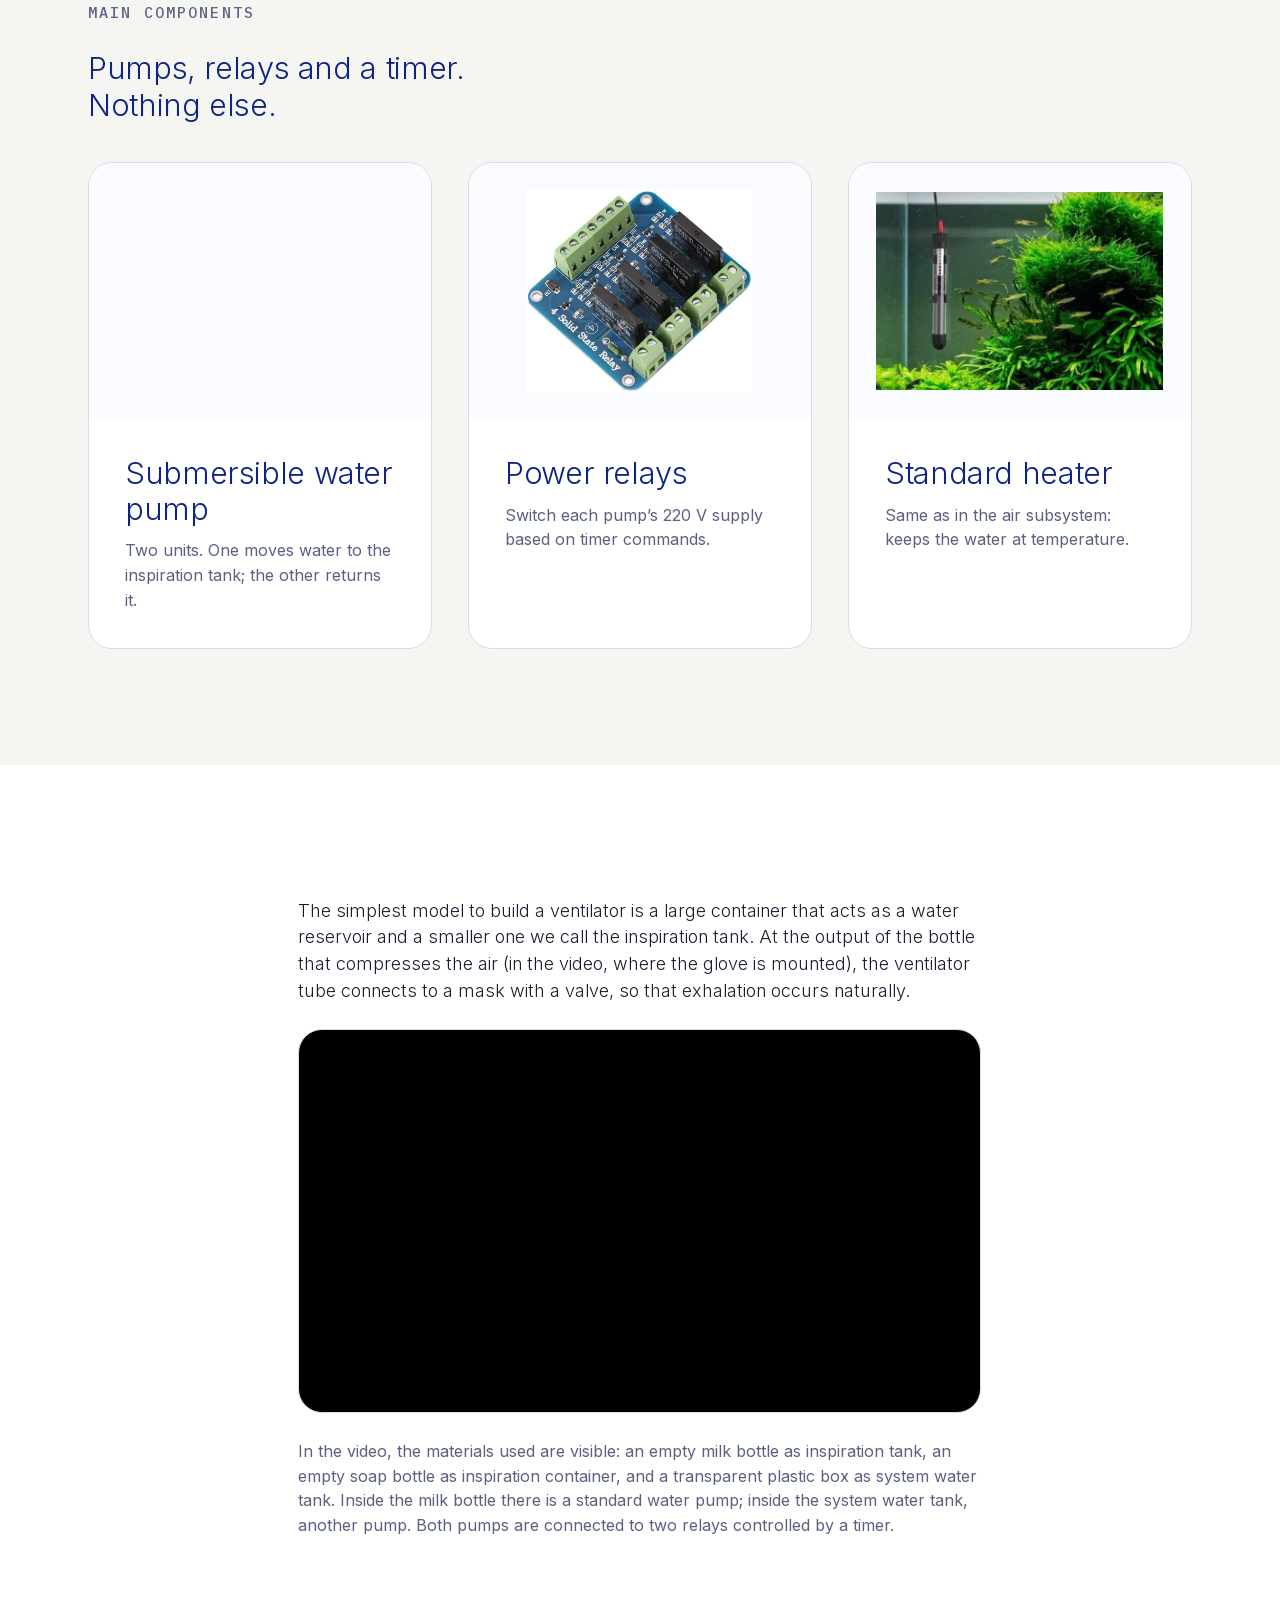
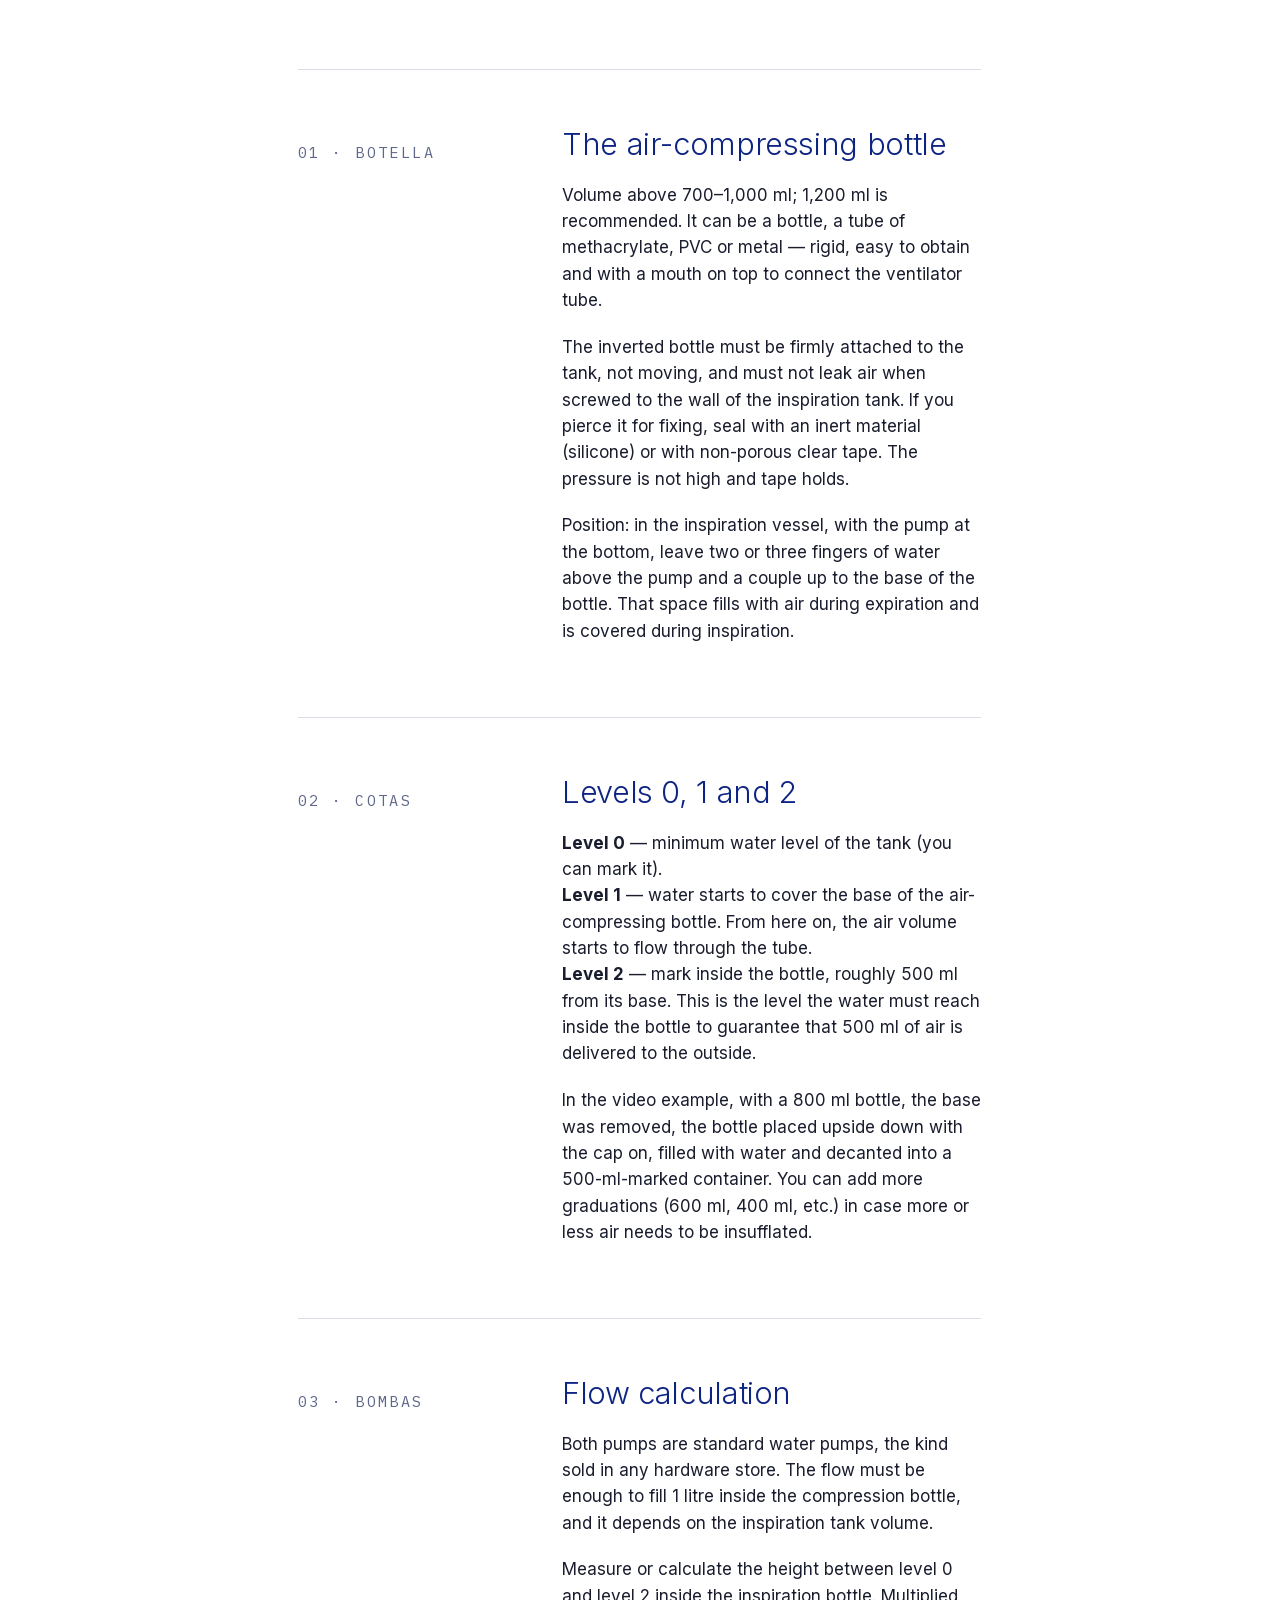
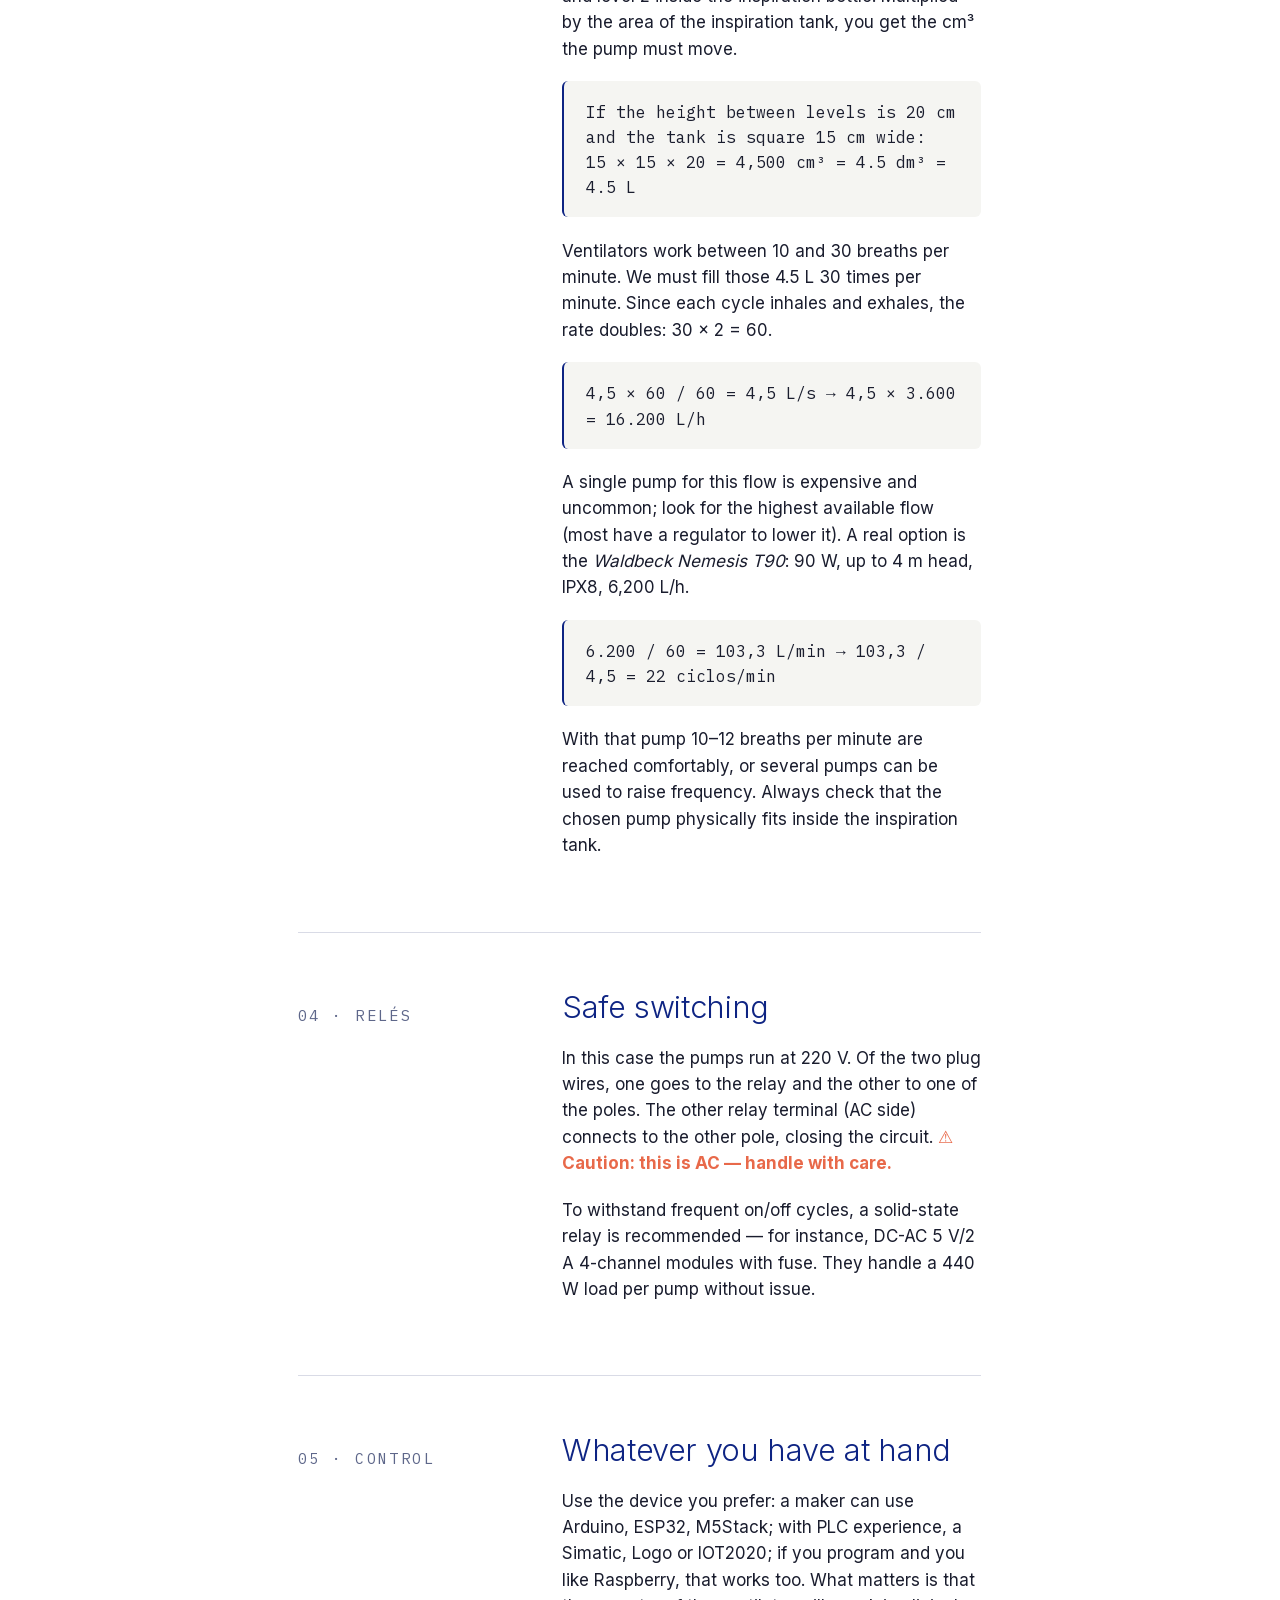
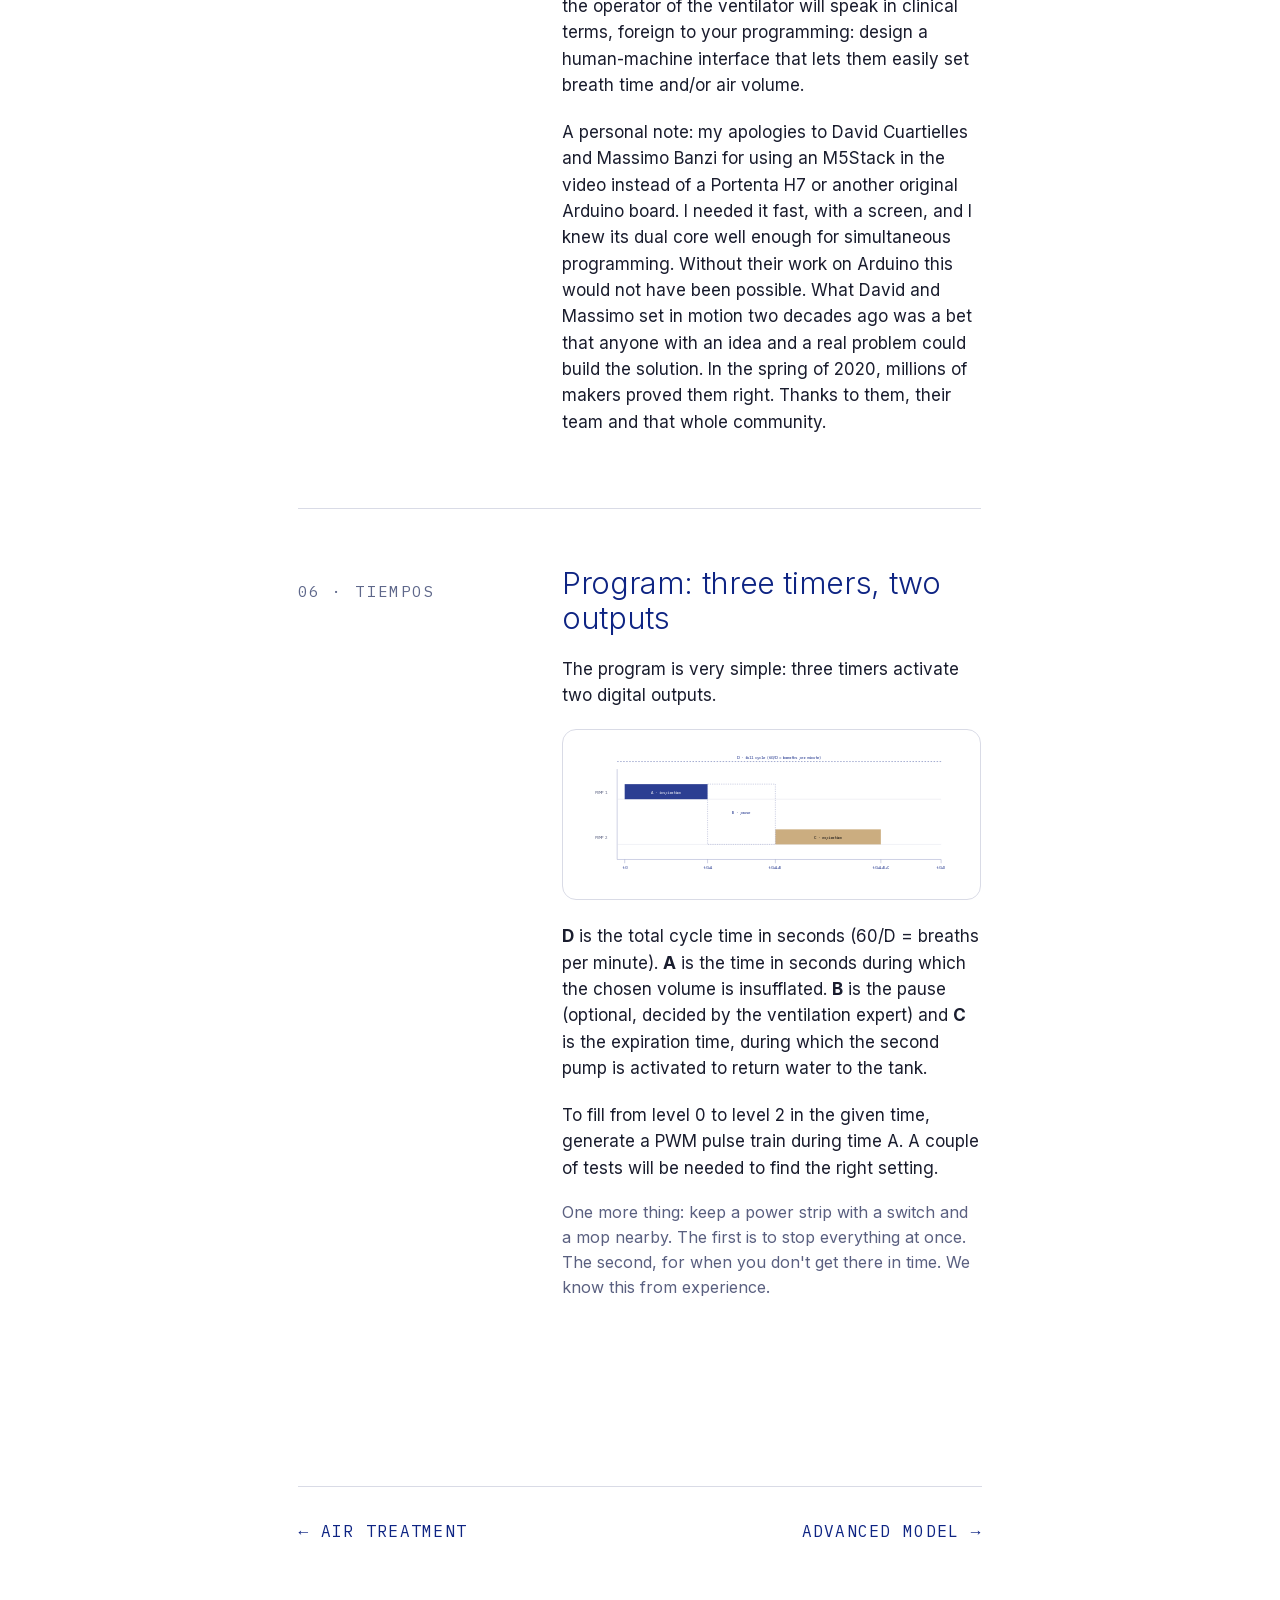
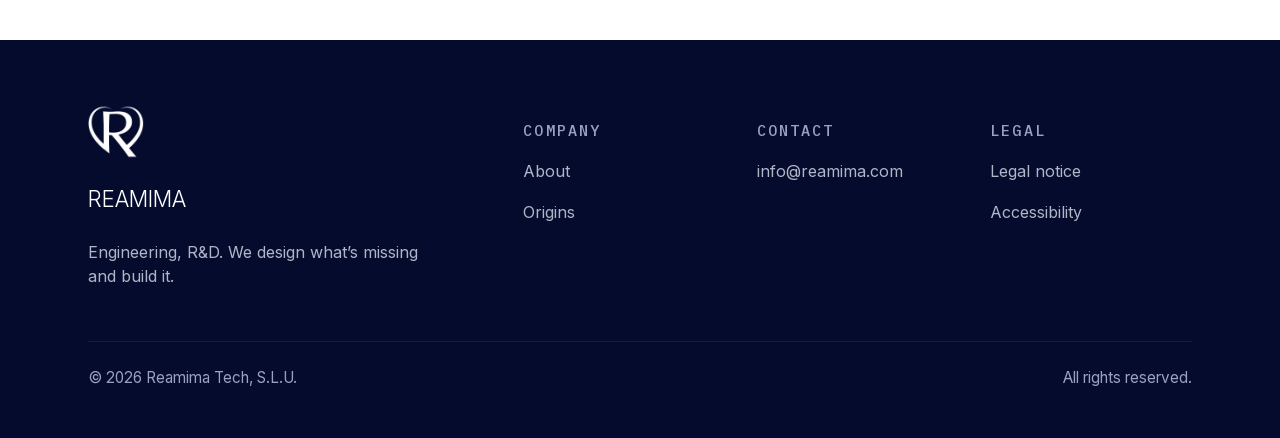
<file: origenes-simple.html>
<!DOCTYPE html>
<html lang="es">
<head>
<meta charset="UTF-8" />
<meta name="viewport" content="width=device-width, initial-scale=1" />
<title>Modelo Simple · Orígenes · REAMIMA</title>
<meta name="description" content="Modelo Simple del respirador REAMIMA: depósitos, bombas y temporizadores. Documentación técnica con cálculos y esquemas." />
<link rel="canonical" href="https://www.reamima.com/origenes-simple">
<meta name="robots" content="index,follow,max-image-preview:large">
<meta property="og:type" content="website">
<meta property="og:site_name" content="REAMIMA">
<meta property="og:locale" content="es_ES">
<meta property="og:title" content="Modelo Simple · Orígenes · REAMIMA">
<meta property="og:description" content="Modelo Simple del respirador REAMIMA: depósitos, bombas y temporizadores. Documentación técnica con cálculos y esquemas.">
<meta property="og:url" content="https://www.reamima.com/origenes-simple">
<meta property="og:image" content="https://www.reamima.com/img/og-reamima.jpg">
<meta property="og:image:width" content="1200">
<meta property="og:image:height" content="630">
<meta name="twitter:card" content="summary_large_image">
<meta name="twitter:title" content="Modelo Simple · Orígenes · REAMIMA">
<meta name="twitter:description" content="Modelo Simple del respirador REAMIMA: depósitos, bombas y temporizadores. Documentación técnica con cálculos y esquemas.">
<meta name="twitter:image" content="https://www.reamima.com/img/og-reamima.jpg">
<script type="application/ld+json">{"@context": "https://schema.org", "@type": "BreadcrumbList", "itemListElement": [{"@type": "ListItem", "position": 1, "name": "Inicio", "item": "https://www.reamima.com/"}, {"@type": "ListItem", "position": 2, "name": "Orígenes", "item": "https://www.reamima.com/origenes"}, {"@type": "ListItem", "position": 3, "name": "Modelo Simple", "item": "https://www.reamima.com/origenes-simple"}]}</script>
<link rel="icon" type="image/x-icon" href="favicon/favicon.ico">
<link rel="icon" type="image/png" sizes="32x32" href="favicon/favicon-32x32.png">
<link rel="icon" type="image/png" sizes="16x16" href="favicon/favicon-16x16.png">
<link rel="apple-touch-icon" href="favicon/apple-touch-icon.png">
<meta name="theme-color" content="#050B2C">
<link rel="preload" href="fonts/inter-200-800-latin.woff2" as="font" type="font/woff2" crossorigin>
<link rel="stylesheet" href="_design-system.css">
<style>
  .crumb { font-family: var(--rm-font-mono); font-size: var(--rm-fs-micro); letter-spacing: .14em; text-transform: uppercase; color: var(--rm-blue-grey); }
  .crumb a { color: var(--rm-blue-grey); }
  .crumb a:hover { color: var(--rm-navy); }
  .num-section { display: grid; grid-template-columns: 1fr; gap: 12px; padding: 56px 0; border-top: 1px solid var(--rm-line); }
  @media (min-width: 880px) { .num-section { grid-template-columns: 200px 1fr; gap: 64px; } }
  .num-section__num { font-family: var(--rm-font-mono); font-size: var(--rm-fs-micro); letter-spacing: .16em; text-transform: uppercase; color: var(--rm-blue-grey); }
  .num-section__title { font-size: clamp(1.6rem, 2.4vw, 2.2rem); font-weight: 300; color: var(--rm-navy); letter-spacing: -.012em; line-height: 1.15; margin: 0; }
  .num-section__body { color: var(--rm-text); }
  .num-section__body > * + * { margin-top: 1.2em; }
  .formula {
    font-family: var(--rm-font-mono);
    background: var(--rm-stone);
    padding: 18px 22px;
    border-radius: var(--rm-radius-sm);
    border-left: 2px solid var(--rm-navy);
    color: var(--rm-text);
    overflow-x: auto;
    font-size: 0.95em;
  }
  .nav-modelos { display: flex; justify-content: space-between; align-items: center; padding: 32px 0; border-top: 1px solid var(--rm-line); }
  .nav-modelos a { font-family: var(--rm-font-mono); font-size: var(--rm-fs-small); letter-spacing: .08em; text-transform: uppercase; color: var(--rm-navy); }
  .video-frame { aspect-ratio: 16/9; border-radius: var(--rm-radius-lg); overflow: hidden; background: #000; border: 1px solid var(--rm-line); margin-top: 1.4em; }
  .video-frame iframe { width: 100%; height: 100%; border: 0; }
  .twocol { display: grid; gap: clamp(20px, 3vw, 40px); grid-template-columns: 1fr; }
  @media (min-width: 880px) { .twocol { grid-template-columns: 1fr 1fr; } }
</style>
<script src="i18n.js"></script>
</head>
<body data-active-lang="es">
<a class="rm-skip" href="#main-content"><span data-lang="es">Saltar al contenido</span><span data-lang="en">Skip to content</span></a>

<nav class="rm-nav">
  <div class="rm-container rm-nav__inner">
    <a href="/" class="rm-nav__brand" aria-label="REAMIMA · Inicio"><img decoding="async" width="681" height="240" class="rm-nav__logo--dark" src="img/1_Reamima_transpa_Blanco.webp" alt="" /><img decoding="async" width="682" height="240" class="rm-nav__logo--light" src="img/Reamima_Solido_oscuro.webp" alt="" /></a>
    <div class="rm-nav__links">
      <a href="/sobre"><span data-lang="es">Sobre</span><span data-lang="en">About</span></a>
      <a href="/origenes" aria-current="page" style="color: var(--rm-navy);"><span data-lang="es">Orígenes</span><span data-lang="en">Origins</span></a>
      <a href="/contacta"><span data-lang="es">Contacta</span><span data-lang="en">Contact</span></a>
    </div>
    <div class="rm-lang"></div>
    <button class="rm-nav__toggle" aria-label="Menú" aria-expanded="false">
      <span></span><span></span><span></span>
    </button>
  </div>
</nav>
<main id="main-content">

<!-- HERO -->
<section class="rm-section rm-section--paper" style="padding-top: clamp(72px,8vw,120px); padding-bottom: clamp(40px,5vw,72px);">
  <div class="rm-container">
    <p class="crumb rm-fade"><a href="/origenes"><span data-lang="es">Orígenes</span><span data-lang="en">Origins</span></a> · 02 · <span data-lang="es">Simple</span><span data-lang="en">Simple</span></p>
    <h1 class="rm-display rm-fade" style="margin-top: 1.4rem; max-width: 16ch; color: var(--rm-navy);">
      <span data-lang="es">Modelo Simple</span>
      <span data-lang="en">Simple Model</span>
    </h1>
    <p class="rm-lead rm-muted rm-fade rm-fade--d1" style="margin-top: 1.8rem; max-width: 60ch;">
      <span data-lang="es">Un recipiente grande que actúa como acumulador de agua y otro más pequeño llamado depósito de inspiración. La esencia del sistema, paso a paso, con cálculos.</span>
      <span data-lang="en">A large container that acts as a water reservoir and a smaller one called the inspiration tank. The essence of the system, step by step, with calculations.</span>
    </p>
  </div>
</section>

<!-- DIAGRAMA MODELO SIMPLE -->
<section class="rm-section--tight" style="padding: 0 0 clamp(40px,5vw,72px);">
  <div class="rm-container">
    <div class="rm-diagram rm-fade">
      <svg viewBox="0 0 1280 1000" xmlns="http://www.w3.org/2000/svg" role="img" aria-labelledby="title-simple">
        <title id="title-simple">Esquema completo del Modelo Simple — botella a la izquierda, bombas a la derecha, tubos sin cruces</title>
        <defs>
          <pattern id="water2" x="0" y="0" width="14" height="14" patternUnits="userSpaceOnUse">
            <path d="M0 7 Q3.5 3 7 7 T14 7" fill="none" stroke="#7C84B6" stroke-width=".9" opacity=".7"/>
          </pattern>
          <marker id="arrAir" viewBox="0 0 10 10" refX="9" refY="5" markerWidth="8" markerHeight="8" orient="auto-start-reverse">
            <path d="M 0 0 L 10 5 L 0 10 z" fill="#0E2483"/>
          </marker>
          <marker id="arrFlowIn" viewBox="0 0 10 10" refX="9" refY="5" markerWidth="8" markerHeight="8" orient="auto-start-reverse">
            <path d="M 0 0 L 10 5 L 0 10 z" fill="#3F4FA8"/>
          </marker>
          <marker id="arrFlowOut" viewBox="0 0 10 10" refX="9" refY="5" markerWidth="8" markerHeight="8" orient="auto-start-reverse">
            <path d="M 0 0 L 10 5 L 0 10 z" fill="#0E2483"/>
          </marker>
        </defs>

        <!-- ============================================================== -->
        <!-- DEPOSITO DE INSPIRACION (IZQUIERDA) - contiene la botella       -->
        <!-- Caja: x=120-540, y=200-640 - Agua: y=440-640                    -->
        <!-- ============================================================== -->
        <g transform="translate(120,200)">
          <!-- Paredes (caja abierta arriba en el centro) -->
          <path d="M 0,0 L 0,440 L 420,440 L 420,0" fill="none" stroke="#0E2483" stroke-width="1.8"/>
          <line x1="0" y1="0" x2="80" y2="0" stroke="#0E2483" stroke-width="1.8"/>
          <line x1="340" y1="0" x2="420" y2="0" stroke="#0E2483" stroke-width="1.8"/>
          <!-- Agua dentro del deposito -->
          <rect x="2" y="240" width="416" height="198" fill="url(#water2)"/>
          <line x1="2" y1="240" x2="418" y2="240" stroke="#7C84B6" stroke-width="1.2" stroke-dasharray="4 3"/>

          <!-- BOTELLA INVERTIDA - solo paredes y aire (sin agua dentro) -->
          <g transform="translate(170,-110)">
            <!-- cuello (boca arriba) -->
            <rect x="36" y="0" width="22" height="22" fill="#FAFBFE" stroke="#0E2483" stroke-width="1.6"/>
            <line x1="36" y1="22" x2="14" y2="50" stroke="#0E2483" stroke-width="1.6"/>
            <line x1="58" y1="22" x2="80" y2="50" stroke="#0E2483" stroke-width="1.6"/>
            <!-- cuerpo (paredes laterales - ABIERTO POR ABAJO) -->
            <line x1="14" y1="50" x2="14" y2="380" stroke="#0E2483" stroke-width="1.6"/>
            <line x1="80" y1="50" x2="80" y2="380" stroke="#0E2483" stroke-width="1.6"/>
            <line x1="14" y1="380" x2="80" y2="380" stroke="#0E2483" stroke-width="1.2" stroke-dasharray="3 4" opacity=".55"/>
            <!-- AIRE dentro - todo el interior, sin agua superpuesta -->
            <rect x="16" y="22" width="62" height="358" fill="#FAFBFE" opacity=".9"/>

            <!-- Cotas 0, 1, 2 - etiquetas a la DERECHA, sin pisar la botella -->
            <line x1="84" y1="380" x2="124" y2="380" stroke="#9C2B2B" stroke-width="2.4"/>
            <text x="132" y="384" font-family="IBM Plex Mono, monospace" font-size="14" fill="#9C2B2B">cota 0</text>
            <line x1="84" y1="270" x2="124" y2="270" stroke="#9C2B2B" stroke-width="2.4"/>
            <text x="132" y="274" font-family="IBM Plex Mono, monospace" font-size="14" fill="#9C2B2B">cota 1</text>
            <line x1="84" y1="170" x2="124" y2="170" stroke="#9C2B2B" stroke-width="2.4"/>
            <text x="132" y="174" font-family="IBM Plex Mono, monospace" font-size="14" fill="#9C2B2B">cota 2</text>

            <!-- Flecha de SALIDA del aire (boca - exterior) -->
            <line x1="47" y1="0" x2="47" y2="-58" stroke="#0E2483" stroke-width="2.2" marker-end="url(#arrAir)"/>
            <text data-lang="es" x="47" y="-72" font-family="Inter, sans-serif" font-size="14" font-weight="500" fill="#0E2483" text-anchor="middle">salida aire al respirador</text>
            <text data-lang="en" x="47" y="-72" font-family="Inter, sans-serif" font-size="14" font-weight="500" fill="#0E2483" text-anchor="middle">air outlet to ventilator</text>
          </g>

          <!-- Etiqueta del deposito - debajo de la caja -->
          <text data-lang="es" x="210" y="478" font-family="Inter, sans-serif" font-size="16" font-weight="500" fill="#0E2483" text-anchor="middle">Depósito de inspiración</text>
          <text data-lang="en" x="210" y="478" font-family="Inter, sans-serif" font-size="16" font-weight="500" fill="#0E2483" text-anchor="middle">Inspiration tank</text>
        </g>

        <!-- ============================================================== -->
        <!-- DEPOSITO DE AGUA DEL SISTEMA (DERECHA) - dos bombas sumergidas  -->
        <!-- Caja: x=720-1200, y=200-640 - Agua: y=300-640                   -->
        <!-- ============================================================== -->
        <g transform="translate(720,200)">
          <!-- Paredes (caja abierta arriba) -->
          <path d="M 0,0 L 0,440 L 480,440 L 480,0" fill="none" stroke="#0E2483" stroke-width="1.8"/>
          <line x1="0" y1="0" x2="80" y2="0" stroke="#0E2483" stroke-width="1.8"/>
          <line x1="400" y1="0" x2="480" y2="0" stroke="#0E2483" stroke-width="1.8"/>
          <!-- Agua casi llena -->
          <rect x="2" y="100" width="476" height="338" fill="url(#water2)"/>
          <line x1="2" y1="100" x2="478" y2="100" stroke="#7C84B6" stroke-width="1.2" stroke-dasharray="4 3"/>

          <!-- BOMBA P2 - INSPIRACION - sumergida, lado izquierdo (centro x=810) -->
          <g transform="translate(50,360)">
            <rect width="80" height="50" rx="6" fill="#FAFBFE" stroke="#0E2483" stroke-width="1.6"/>
            <circle cx="40" cy="25" r="13" fill="none" stroke="#3F4FA8" stroke-width="1.4"/>
            <circle cx="40" cy="25" r="4" fill="#3F4FA8"/>
            <text x="40" y="30" font-family="IBM Plex Mono, monospace" font-size="13" fill="#0E2483" text-anchor="middle" font-weight="700">P2</text>
          </g>

          <!-- BOMBA P1 - EXPIRACION - sumergida, lado derecho (centro x=1090) -->
          <g transform="translate(330,360)">
            <rect width="80" height="50" rx="6" fill="#FAFBFE" stroke="#0E2483" stroke-width="1.6"/>
            <circle cx="40" cy="25" r="13" fill="none" stroke="#3F4FA8" stroke-width="1.4"/>
            <circle cx="40" cy="25" r="4" fill="#3F4FA8"/>
            <text x="40" y="30" font-family="IBM Plex Mono, monospace" font-size="13" fill="#0E2483" text-anchor="middle" font-weight="700">P1</text>
          </g>

          <!-- Etiqueta del deposito - ARRIBA del tanque, dentro del hueco entre tubo alto y tapa -->
          <text data-lang="es" x="240" y="-22" font-family="Inter, sans-serif" font-size="16" font-weight="500" fill="#0E2483" text-anchor="middle">Depósito de agua del sistema</text>
          <text data-lang="en" x="240" y="-22" font-family="Inter, sans-serif" font-size="16" font-weight="500" fill="#0E2483" text-anchor="middle">System water tank</text>
        </g>

        <!-- ============================================================== -->
        <!-- TUBO ALTO - INSPIRACION (P2 -> deposito de inspiracion)         -->
        <!-- Sube de P2 (x=810,y=560) -> y=140 -> izq a x=420 -> baja y=380 -->
        <!-- No cruza la botella (bottella termina en x=370)                -->
        <!-- ============================================================== -->
        <path d="M 810,560 L 810,140 L 420,140 L 420,380" fill="none" stroke="#3F4FA8" stroke-width="3" stroke-linejoin="round" marker-end="url(#arrFlowIn)"/>
        <text data-lang="es" x="615" y="128" font-family="IBM Plex Mono, monospace" font-size="13" fill="#3F4FA8" text-anchor="middle">flujo inspiración · P2 → depósito de inspiración</text>
        <text data-lang="en" x="615" y="128" font-family="IBM Plex Mono, monospace" font-size="13" fill="#3F4FA8" text-anchor="middle">inspiration flow · P2 → inspiration tank</text>

        <!-- ============================================================== -->
        <!-- TUBO BAJO - EXPIRACION (deposito inspiracion -> deposito sist.) -->
        <!-- Sale del fondo izq (540,620) -> baja a 720 -> entra dep der    -->
        <!-- por la pared izq a (720,620). No interfiere con cables.         -->
        <!-- ============================================================== -->
        <path d="M 540,620 L 580,620 L 580,720 L 720,720 L 720,620" fill="none" stroke="#0E2483" stroke-width="3" stroke-linejoin="round" marker-end="url(#arrFlowOut)"/>
        <text data-lang="es" x="650" y="708" font-family="IBM Plex Mono, monospace" font-size="13" fill="#0E2483" text-anchor="middle">flujo expiración · depósito de inspiración → depósito del sistema</text>
        <text data-lang="en" x="650" y="708" font-family="IBM Plex Mono, monospace" font-size="13" fill="#0E2483" text-anchor="middle">expiration flow · inspiration tank → system water tank</text>

        <!-- ============================================================== -->
        <!-- ETIQUETAS DE LAS BOMBAS - externas, debajo del deposito derecho -->
        <!-- ============================================================== -->
        <line x1="810" y1="610" x2="810" y2="668" stroke="#7C84B6" stroke-width="1" stroke-dasharray="3 3"/>
        <text data-lang="es" x="810" y="684" font-family="Inter, sans-serif" font-size="13" fill="#0E2483" text-anchor="middle" font-weight="600">Bomba 2 · inspiración</text>
        <text data-lang="en" x="810" y="684" font-family="Inter, sans-serif" font-size="13" fill="#0E2483" text-anchor="middle" font-weight="600">Pump 2 · inspiration</text>
        <text data-lang="es" x="810" y="700" font-family="IBM Plex Mono, monospace" font-size="11" fill="#0E2483" text-anchor="middle">rellena el depósito de inspiración</text>
        <text data-lang="en" x="810" y="700" font-family="IBM Plex Mono, monospace" font-size="11" fill="#0E2483" text-anchor="middle">fills the inspiration tank</text>

        <line x1="1090" y1="610" x2="1090" y2="668" stroke="#7C84B6" stroke-width="1" stroke-dasharray="3 3"/>
        <text data-lang="es" x="1090" y="684" font-family="Inter, sans-serif" font-size="13" fill="#0E2483" text-anchor="middle" font-weight="600">Bomba 1 · expiración</text>
        <text data-lang="en" x="1090" y="684" font-family="Inter, sans-serif" font-size="13" fill="#0E2483" text-anchor="middle" font-weight="600">Pump 1 · expiration</text>
        <text data-lang="es" x="1090" y="700" font-family="IBM Plex Mono, monospace" font-size="11" fill="#0E2483" text-anchor="middle">drena el depósito de inspiración</text>
        <text data-lang="en" x="1090" y="700" font-family="IBM Plex Mono, monospace" font-size="11" fill="#0E2483" text-anchor="middle">drains the inspiration tank</text>

        <!-- ============================================================== -->
        <!-- CABLES R2 -> P2 / R1 -> P1 (verticales, sin cruzar el tubo bajo) -->
        <!-- ============================================================== -->
        <line x1="810" y1="640" x2="810" y2="800" stroke="#9C2B2B" stroke-width="1.6" stroke-dasharray="6 4"/>
        <line x1="1090" y1="640" x2="1090" y2="800" stroke="#9C2B2B" stroke-width="1.6" stroke-dasharray="6 4"/>
        <text data-lang="es" x="822" y="754" font-family="IBM Plex Mono, monospace" font-size="11" fill="#9C2B2B">R2 → P2</text>
        <text data-lang="en" x="822" y="754" font-family="IBM Plex Mono, monospace" font-size="11" fill="#9C2B2B">R2 → P2</text>
        <text data-lang="es" x="1102" y="754" font-family="IBM Plex Mono, monospace" font-size="11" fill="#9C2B2B">R1 → P1</text>
        <text data-lang="en" x="1102" y="754" font-family="IBM Plex Mono, monospace" font-size="11" fill="#9C2B2B">R1 → P1</text>

        <!-- ============================================================== -->
        <!-- PANEL DE CONTROL - 220 V + Mandos + Reles                      -->
        <!-- R2 alineado bajo P2 (x=810), R1 alineado bajo P1 (x=1090)     -->
        <!-- ============================================================== -->
        <g transform="translate(0,800)">
          <rect x="120" y="0" width="1080" height="160" rx="8" fill="#FAFBFE" stroke="#0E2483" stroke-width="1.6"/>
          <text data-lang="es" x="140" y="-10" font-family="IBM Plex Mono, monospace" font-size="12" fill="#0E2483" letter-spacing="1.6">PANEL DE CONTROL · 4 SOLID STATE RELAY</text>
          <text data-lang="en" x="140" y="-10" font-family="IBM Plex Mono, monospace" font-size="12" fill="#0E2483" letter-spacing="1.6">CONTROL PANEL · 4 SOLID STATE RELAY</text>

          <!-- Enchufe 220V (extremo izquierdo del panel) -->
          <g transform="translate(160,30)">
            <rect width="120" height="100" rx="6" fill="#fff" stroke="#0E2483" stroke-width="1.6"/>
            <circle cx="60" cy="48" r="22" fill="none" stroke="#0E2483" stroke-width="1.4"/>
            <circle cx="50" cy="44" r="3" fill="#0E2483"/>
            <circle cx="70" cy="44" r="3" fill="#0E2483"/>
            <text data-lang="es" x="60" y="92" font-family="IBM Plex Mono, monospace" font-size="13" fill="#0E2483" text-anchor="middle">Enchufe 220 V</text>
            <text data-lang="en" x="60" y="92" font-family="IBM Plex Mono, monospace" font-size="13" fill="#0E2483" text-anchor="middle">220 V plug</text>
          </g>

          <!-- Mando 2 (bornes externos, izquierda de R2) -->
          <g transform="translate(640,30)">
            <text data-lang="es" x="0" y="42" font-family="IBM Plex Mono, monospace" font-size="13" fill="#9C2B2B">Mando 2+</text>
            <text data-lang="en" x="0" y="42" font-family="IBM Plex Mono, monospace" font-size="13" fill="#9C2B2B">Cmd 2+</text>
            <line x1="80" y1="38" x2="110" y2="38" stroke="#9C2B2B" stroke-width="1.6"/>
            <text data-lang="es" x="0" y="82" font-family="IBM Plex Mono, monospace" font-size="13" fill="#9C2B2B">Mando 2−</text>
            <text data-lang="en" x="0" y="82" font-family="IBM Plex Mono, monospace" font-size="13" fill="#9C2B2B">Cmd 2−</text>
            <line x1="80" y1="78" x2="110" y2="78" stroke="#9C2B2B" stroke-width="1.6"/>
          </g>

          <!-- Rele R2 (alineado bajo P2: centro panel-x=810) -->
          <g transform="translate(750,30)">
            <rect width="120" height="100" rx="6" fill="#fff" stroke="#0E2483" stroke-width="1.6"/>
            <text x="60" y="58" font-family="IBM Plex Mono, monospace" font-size="22" fill="#0E2483" text-anchor="middle" font-weight="600">R2</text>
            <text x="60" y="80" font-family="IBM Plex Mono, monospace" font-size="11" fill="#0E2483" text-anchor="middle">Solid State Relay</text>
          </g>

          <!-- Mando 1 (bornes externos, izquierda de R1) -->
          <g transform="translate(920,30)">
            <text data-lang="es" x="0" y="42" font-family="IBM Plex Mono, monospace" font-size="13" fill="#9C2B2B">Mando 1+</text>
            <text data-lang="en" x="0" y="42" font-family="IBM Plex Mono, monospace" font-size="13" fill="#9C2B2B">Cmd 1+</text>
            <line x1="80" y1="38" x2="110" y2="38" stroke="#9C2B2B" stroke-width="1.6"/>
            <text data-lang="es" x="0" y="82" font-family="IBM Plex Mono, monospace" font-size="13" fill="#9C2B2B">Mando 1−</text>
            <text data-lang="en" x="0" y="82" font-family="IBM Plex Mono, monospace" font-size="13" fill="#9C2B2B">Cmd 1−</text>
            <line x1="80" y1="78" x2="110" y2="78" stroke="#9C2B2B" stroke-width="1.6"/>
          </g>

          <!-- Rele R1 (alineado bajo P1: centro panel-x=1090) -->
          <g transform="translate(1030,30)">
            <rect width="120" height="100" rx="6" fill="#fff" stroke="#0E2483" stroke-width="1.6"/>
            <text x="60" y="58" font-family="IBM Plex Mono, monospace" font-size="22" fill="#0E2483" text-anchor="middle" font-weight="600">R1</text>
            <text x="60" y="80" font-family="IBM Plex Mono, monospace" font-size="11" fill="#0E2483" text-anchor="middle">Solid State Relay</text>
          </g>

          <!-- BUS 220V - debajo de los reles, dentro del panel -->
          <line x1="220" y1="142" x2="1150" y2="142" stroke="#0E2483" stroke-width="2"/>
          <line x1="220" y1="130" x2="220" y2="142" stroke="#0E2483" stroke-width="2"/>
          <line x1="810" y1="130" x2="810" y2="142" stroke="#0E2483" stroke-width="2"/>
          <line x1="1090" y1="130" x2="1090" y2="142" stroke="#0E2483" stroke-width="2"/>
          <text data-lang="es" x="660" y="156" font-family="IBM Plex Mono, monospace" font-size="11" fill="#0E2483" text-anchor="middle">bus 220 V (alimentación común)</text>
          <text data-lang="en" x="660" y="156" font-family="IBM Plex Mono, monospace" font-size="11" fill="#0E2483" text-anchor="middle">220 V bus (shared supply)</text>

          <!-- Salidas verticales de los reles (a las bombas) -->
          <line x1="810" y1="30" x2="810" y2="0" stroke="#9C2B2B" stroke-width="1.6" stroke-dasharray="6 4"/>
          <line x1="1090" y1="30" x2="1090" y2="0" stroke="#9C2B2B" stroke-width="1.6" stroke-dasharray="6 4"/>
        </g>

        <!-- Pie de figura -->
        <text data-lang="es" x="640" y="985" font-family="IBM Plex Mono, monospace" font-size="13" fill="#0E2483" text-anchor="middle" letter-spacing="1.4">FIG. 02 · MODELO SIMPLE · BOTELLA A LA IZQUIERDA · DOS BOMBAS SUMERGIDAS A LA DERECHA</text>
        <text data-lang="en" x="640" y="985" font-family="IBM Plex Mono, monospace" font-size="13" fill="#0E2483" text-anchor="middle" letter-spacing="1.4">FIG. 02 · SIMPLE MODEL · BOTTLE ON THE LEFT · TWO SUBMERGED PUMPS ON THE RIGHT</text>
      </svg>
    </div>
  </div>
</section>

<!-- COMPONENTES REALES · MODELO SIMPLE -->
<section class="rm-section rm-section--stone">
  <div class="rm-container">
    <p class="rm-eyebrow rm-fade" style="margin-bottom: 1.6rem;">
      <span data-lang="es">Componentes principales</span><span data-lang="en">Main components</span>
    </p>
    <h2 class="rm-h2 rm-fade rm-fade--d1" style="font-weight: 300; color: var(--rm-navy); max-width: 24ch; margin-bottom: 2.4rem;">
      <span data-lang="es">Bombas, relés y temporizador. Nada más.</span>
      <span data-lang="en">Pumps, relays and a timer. Nothing else.</span>
    </h2>
    <div class="rm-tile-grid rm-tile-grid--3">
      <article class="rm-tile rm-fade">
        <div class="rm-tile__media" style="background:#FAFBFE;"><img decoding="async" width="1252" height="881" src="img/old-bomba-waldbeck.webp" alt="Bomba de agua sumergible" loading="lazy" style="object-fit:contain;padding:8%;"/></div>
        <div class="rm-tile__body">
          <p class="rm-tile__title"><span data-lang="es">Bomba de agua sumergible</span><span data-lang="en">Submersible water pump</span></p>
          <p class="rm-tile__excerpt"><span data-lang="es">Dos unidades. Una mueve agua hacia el depósito de inspiración; la otra la devuelve.</span><span data-lang="en">Two units. One moves water to the inspiration tank; the other returns it.</span></p>
        </div>
      </article>
      <article class="rm-tile rm-fade rm-fade--d1">
        <div class="rm-tile__media" style="background:#FAFBFE;"><img decoding="async" width="860" height="764" src="img/old-reles-omron.webp" alt="Relés Omron de potencia" loading="lazy" style="object-fit:contain;padding:8%;"/></div>
        <div class="rm-tile__body">
          <p class="rm-tile__title"><span data-lang="es">Relés de potencia</span><span data-lang="en">Power relays</span></p>
          <p class="rm-tile__excerpt"><span data-lang="es">Conmutan los 220 V de cada bomba según las órdenes del temporizador.</span><span data-lang="en">Switch each pump&rsquo;s 220 V supply based on timer commands.</span></p>
        </div>
      </article>
      <article class="rm-tile rm-fade rm-fade--d2">
        <div class="rm-tile__media" style="background:#FAFBFE;"><img decoding="async" width="600" height="414" src="img/old-calentador.webp" alt="Calentador estándar" loading="lazy" style="object-fit:contain;padding:8%;"/></div>
        <div class="rm-tile__body">
          <p class="rm-tile__title"><span data-lang="es">Calentador estándar</span><span data-lang="en">Standard heater</span></p>
          <p class="rm-tile__excerpt"><span data-lang="es">El mismo del subsistema de aire: mantiene el agua a temperatura.</span><span data-lang="en">Same as in the air subsystem: keeps the water at temperature.</span></p>
        </div>
      </article>
    </div>
  </div>
</section>


<!-- INTRO -->
<section class="rm-section rm-section--paper">
  <div class="rm-container rm-narrow rm-stack-lg">
    <p class="rm-lead">
      <span data-lang="es">El modelo más simple que se puede usar para hacer un respirador es un recipiente grande que actúa como acumulador o depósito de agua, y uno más pequeño que llamamos depósito de inspiración. A la salida del bote que comprime el aire (en el vídeo, donde está montado el guante) se conecta el tubo del respirador a la mascarilla, que ha de tener una válvula para que la expiración salga de forma natural.</span>
      <span data-lang="en">The simplest model to build a ventilator is a large container that acts as a water reservoir and a smaller one we call the inspiration tank. At the output of the bottle that compresses the air (in the video, where the glove is mounted), the ventilator tube connects to a mask with a valve, so that exhalation occurs naturally.</span>
    </p>
    <div class="video-frame rm-fade">
      <iframe src="https://www.youtube.com/embed/ch7qb6_tSzE" title="Modelo Simple — REAMIMA" allow="accelerometer; autoplay; clipboard-write; encrypted-media; gyroscope; picture-in-picture" allowfullscreen></iframe>
    </div>

    <p class="rm-muted" style="font-size: var(--rm-fs-small);">
      <span data-lang="es">En el vídeo se ven los materiales utilizados: una botella de leche vacía como depósito de inspiración, una botella de gel vacía como recipiente de inspiración y una caja de plástico transparente como depósito de agua del sistema. Dentro de la botella de leche tenemos una bomba de agua estándar; dentro del depósito de agua del sistema, otra bomba. Las dos bombas están conectadas a dos relés controlados por un temporizador.</span>
      <span data-lang="en">In the video, the materials used are visible: an empty milk bottle as inspiration tank, an empty soap bottle as inspiration container, and a transparent plastic box as system water tank. Inside the milk bottle there is a standard water pump; inside the system water tank, another pump. Both pumps are connected to two relays controlled by a timer.</span>
    </p>
  </div>
</section>

<!-- DOCUMENTACIÓN POR PARTES -->
<section class="rm-section rm-section--paper" style="padding-top: 0;">
  <div class="rm-container rm-narrow">

    <div class="num-section rm-fade">
      <div><p class="num-section__num">01 · Botella</p></div>
      <div class="num-section__body">
        <h2 class="num-section__title">
          <span data-lang="es">La botella que comprime el aire</span>
          <span data-lang="en">The air-compressing bottle</span>
        </h2>
        <p>
          <span data-lang="es">Volumen superior a 700–1.000 ml; 1.200 ml es lo recomendable. Puede ser una botella, un tubo de metacrilato, PVC, metal — rígido, fácil de conseguir y con una boca arriba para conectar el tubo del respirador.</span>
          <span data-lang="en">Volume above 700–1,000 ml; 1,200 ml is recommended. It can be a bottle, a tube of methacrylate, PVC or metal — rigid, easy to obtain and with a mouth on top to connect the ventilator tube.</span>
        </p>
        <p>
          <span data-lang="es">La botella invertida debe estar muy bien sujeta al depósito, sin moverse, y no perder aire al atornillarla a la pared del depósito de inspiración. Si la atraviesas para fijarla, sella con un material inerte (silicona) o con celo transparente no poroso. La presión no es muy alta y el celo aguanta.</span>
          <span data-lang="en">The inverted bottle must be firmly attached to the tank, not moving, and must not leak air when screwed to the wall of the inspiration tank. If you pierce it for fixing, seal with an inert material (silicone) or with non-porous clear tape. The pressure is not high and tape holds.</span>
        </p>
        <p>
          <span data-lang="es">Posición: en el recipiente de inspiración, con la bomba en la parte inferior, deben quedar dos o tres dedos de agua sobre la bomba y un par hasta la base de la botella. Ese espacio se llena de aire al expirar y se cubre con la inspiración.</span>
          <span data-lang="en">Position: in the inspiration vessel, with the pump at the bottom, leave two or three fingers of water above the pump and a couple up to the base of the bottle. That space fills with air during expiration and is covered during inspiration.</span>
        </p>
      </div>
    </div>

    <div class="num-section rm-fade rm-fade--d1">
      <div><p class="num-section__num">02 · Cotas</p></div>
      <div class="num-section__body">
        <h2 class="num-section__title">
          <span data-lang="es">Marcas 0, 1 y 2</span>
          <span data-lang="en">Levels 0, 1 and 2</span>
        </h2>
        <p>
          <span data-lang="es"><strong>Cota 0</strong> — nivel mínimo de agua del depósito (puedes marcarlo).<br/>
          <strong>Cota 1</strong> — el agua empieza a cubrir la base de la botella que comprime el aire. A partir de aquí, el volumen de aire empieza a salir por el tubo.<br/>
          <strong>Cota 2</strong> — marca dentro de la botella, aproximadamente a 500 ml de la base. Es el nivel al que debe subir el agua dentro de la botella para garantizar que se envían 500 ml de aire al exterior.</span>
          <span data-lang="en"><strong>Level 0</strong> — minimum water level of the tank (you can mark it).<br/>
          <strong>Level 1</strong> — water starts to cover the base of the air-compressing bottle. From here on, the air volume starts to flow through the tube.<br/>
          <strong>Level 2</strong> — mark inside the bottle, roughly 500 ml from its base. This is the level the water must reach inside the bottle to guarantee that 500 ml of air is delivered to the outside.</span>
        </p>
        <p>
          <span data-lang="es">En el ejemplo del vídeo, con una botella de unos 800 ml, se le quitó la base, se puso boca abajo con el tapón, se llenó de agua y se fue trasvasando a un recipiente marcado en 500 ml. Puedes añadir más graduaciones (600 ml, 400 ml, etc.) por si es necesario insuflar más o menos aire.</span>
          <span data-lang="en">In the video example, with a 800 ml bottle, the base was removed, the bottle placed upside down with the cap on, filled with water and decanted into a 500-ml-marked container. You can add more graduations (600 ml, 400 ml, etc.) in case more or less air needs to be insufflated.</span>
        </p>
      </div>
    </div>

    <div class="num-section rm-fade rm-fade--d2">
      <div><p class="num-section__num">03 · Bombas</p></div>
      <div class="num-section__body">
        <h2 class="num-section__title">
          <span data-lang="es">Cálculo del caudal</span>
          <span data-lang="en">Flow calculation</span>
        </h2>
        <p>
          <span data-lang="es">Las dos bombas son bombas de agua estándar, de las que se venden en cualquier tienda de bricolaje. El caudal debe bastar para llenar 1 litro dentro de la botella de compresión, y depende del volumen del depósito de inspiración.</span>
          <span data-lang="en">Both pumps are standard water pumps, the kind sold in any hardware store. The flow must be enough to fill 1 litre inside the compression bottle, and it depends on the inspiration tank volume.</span>
        </p>
        <p>
          <span data-lang="es">Mide o calcula la altura entre la cota 0 y la cota 2 dentro de la botella de inspiración. Multiplicada por el área del depósito de inspiración, obtienes los cm³ que la bomba debe mover.</span>
          <span data-lang="en">Measure or calculate the height between level 0 and level 2 inside the inspiration bottle. Multiplied by the area of the inspiration tank, you get the cm³ the pump must move.</span>
        </p>
        <div class="formula">
          <span data-lang="es">Si la altura entre cotas es 20 cm y el depósito es cuadrado de 15 cm de lado:<br/>
          15 × 15 × 20 = 4.500 cm³  =  4,5 dm³  =  4,5 L</span>
          <span data-lang="en">If the height between levels is 20 cm and the tank is square 15 cm wide:<br/>
          15 × 15 × 20 = 4,500 cm³  =  4.5 dm³  =  4.5 L</span>
        </div>
        <p>
          <span data-lang="es">Los respiradores trabajan entre 10 y 30 respiraciones por minuto. Hay que llenar esos 4,5 L 30 veces en un minuto. Como en cada ciclo se inspira y se expira, la frecuencia se duplica: 30 × 2 = 60.</span>
          <span data-lang="en">Ventilators work between 10 and 30 breaths per minute. We must fill those 4.5 L 30 times per minute. Since each cycle inhales and exhales, the rate doubles: 30 × 2 = 60.</span>
        </p>
        <div class="formula">
          4,5 × 60 / 60 = 4,5 L/s  →  4,5 × 3.600 = 16.200 L/h
        </div>
        <p>
          <span data-lang="es">Una bomba de este caudal es cara y poco común; conviene buscar la de mayor caudal disponible (casi todas tienen regulador para bajarlo). Una opción real es la <em>Waldbeck Nemesis T90</em>: 90 W, hasta 4 m de altura, IPX8, 6.200 L/h.</span>
          <span data-lang="en">A single pump for this flow is expensive and uncommon; look for the highest available flow (most have a regulator to lower it). A real option is the <em>Waldbeck Nemesis T90</em>: 90 W, up to 4 m head, IPX8, 6,200 L/h.</span>
        </p>
        <div class="formula">
          6.200 / 60 = 103,3 L/min  →  103,3 / 4,5 = 22 ciclos/min
        </div>
        <p>
          <span data-lang="es">Con esa bomba se pueden alcanzar 10–12 respiraciones por minuto cómodamente, o emplear varias bombas para subir la frecuencia. Hay que comprobar siempre que la bomba elegida cabe físicamente en el depósito de inspiración.</span>
          <span data-lang="en">With that pump 10–12 breaths per minute are reached comfortably, or several pumps can be used to raise frequency. Always check that the chosen pump physically fits inside the inspiration tank.</span>
        </p>
      </div>
    </div>

    <div class="num-section rm-fade rm-fade--d3">
      <div><p class="num-section__num">04 · Relés</p></div>
      <div class="num-section__body">
        <h2 class="num-section__title">
          <span data-lang="es">Conmutación segura</span>
          <span data-lang="en">Safe switching</span>
        </h2>
        <p>
          <span data-lang="es">Las bombas de este caso funcionan a 220 V. De los dos hilos del enchufe, uno va al relé y el otro a uno de los polos. El otro borne del relé (parte de corriente alterna) se conecta al otro polo, cerrando el circuito. <strong style="color:#E8694A;">⚠ Atención: corriente alterna — manejar con precaución.</strong></span>
          <span data-lang="en">In this case the pumps run at 220 V. Of the two plug wires, one goes to the relay and the other to one of the poles. The other relay terminal (AC side) connects to the other pole, closing the circuit. <strong style="color:#E8694A;">⚠ Caution: this is AC — handle with care.</strong></span>
        </p>
        <p>
          <span data-lang="es">Para soportar cortes y encendidos frecuentes con durabilidad, se recomienda un relé de estado sólido — por ejemplo, módulos DC-AC 5 V/2 A de 4 canales con fusible. Aguantan sin problema una carga de 440 W por bomba.</span>
          <span data-lang="en">To withstand frequent on/off cycles, a solid-state relay is recommended — for instance, DC-AC 5 V/2 A 4-channel modules with fuse. They handle a 440 W load per pump without issue.</span>
        </p>
      </div>
    </div>

    <div class="num-section rm-fade rm-fade--d3">
      <div><p class="num-section__num">05 · Control</p></div>
      <div class="num-section__body">
        <h2 class="num-section__title">
          <span data-lang="es">Lo que tengas a mano</span>
          <span data-lang="en">Whatever you have at hand</span>
        </h2>
        <p>
          <span data-lang="es">Puedes usar el dispositivo que prefieras: si eres maker, una placa Arduino, un ESP32 o un M5Stack; si conoces PLCs, un Simatic, un Logo, un IOT2020; si programas y te gusta la Raspberry, también vale. Lo que importa es que el operador del respirador hablará en términos clínicos, ajenos a tu programación: piensa una interfaz humano-máquina que permita ajustar fácilmente el tiempo de respiración y/o el volumen de aire.</span>
          <span data-lang="en">Use the device you prefer: a maker can use Arduino, ESP32, M5Stack; with PLC experience, a Simatic, Logo or IOT2020; if you program and you like Raspberry, that works too. What matters is that the operator of the ventilator will speak in clinical terms, foreign to your programming: design a human-machine interface that lets them easily set breath time and/or air volume.</span>
        </p>
        <p>
          <span data-lang="es">Una nota personal: pido disculpas a David Cuartielles y Massimo Banzi por usar en el vídeo un M5Stack en lugar de un Portenta H7 u otra placa Arduino original. Lo necesitaba rápido, con pantalla, y conocía bien sus dos núcleos para programación simultánea. Sin su trabajo en Arduino esto no habría sido posible. Lo que David y Massimo pusieron en marcha hace dos décadas fue una apuesta por que cualquier persona con una idea y un problema real pudiera construir la solución. En la primavera de 2020, millones de makers demostraron que tenían razón. Gracias a ellos, a su equipo y a toda esa comunidad.</span>
          <span data-lang="en">A personal note: my apologies to David Cuartielles and Massimo Banzi for using an M5Stack in the video instead of a Portenta H7 or another original Arduino board. I needed it fast, with a screen, and I knew its dual core well enough for simultaneous programming. Without their work on Arduino this would not have been possible. What David and Massimo set in motion two decades ago was a bet that anyone with an idea and a real problem could build the solution. In the spring of 2020, millions of makers proved them right. Thanks to them, their team and that whole community.</span>
        </p>
      </div>
    </div>

    <div class="num-section rm-fade rm-fade--d3">
      <div><p class="num-section__num">06 · Tiempos</p></div>
      <div class="num-section__body">
        <h2 class="num-section__title">
          <span data-lang="es">Programa: tres temporizadores, dos salidas</span>
          <span data-lang="en">Program: three timers, two outputs</span>
        </h2>
        <p>
          <span data-lang="es">El programa es muy simple: tres temporizadores activan dos salidas digitales.</span>
          <span data-lang="en">The program is very simple: three timers activate two digital outputs.</span>
        </p>

        <!-- Diagrama de tiempos A B C D -->
        <div class="rm-diagram" style="padding: 24px;">
          <svg viewBox="0 0 980 320" xmlns="http://www.w3.org/2000/svg" role="img" aria-labelledby="title-time">
            <title id="title-time">Diagrama de tiempos del ciclo de respiración</title>
            <!-- ejes -->
            <line x1="80" y1="40" x2="80" y2="280" stroke="#7C84B6" stroke-width="1"/>
            <line x1="80" y1="280" x2="940" y2="280" stroke="#7C84B6" stroke-width="1"/>

            <!-- ciclo D -->
            <line x1="80" y1="20" x2="940" y2="20" stroke="#0E2483" stroke-width="1" stroke-dasharray="4 4"/>
            <text data-lang="es" x="510" y="14" font-family="IBM Plex Mono, monospace" font-size="11" fill="#0E2483" text-anchor="middle">D · ciclo completo (60/D = respiraciones por minuto)</text>
            <text data-lang="en" x="510" y="14" font-family="IBM Plex Mono, monospace" font-size="11" fill="#0E2483" text-anchor="middle">D · full cycle (60/D = breaths per minute)</text>

            <!-- ===== Bomba 1 (inspiración) ===== -->
            <text data-lang="es" x="20" y="105" font-family="IBM Plex Mono, monospace" font-size="11" fill="#5A6080">BOMBA 1</text>
            <text data-lang="en" x="20" y="105" font-family="IBM Plex Mono, monospace" font-size="11" fill="#5A6080">PUMP 1</text>
            <line x1="80" y1="120" x2="940" y2="120" stroke="#D9DBE6"/>
            <!-- pulso A -->
            <rect x="100" y="80" width="220" height="40" fill="#0E2483" opacity=".88"/>
            <text data-lang="es" x="210" y="105" font-family="IBM Plex Mono, monospace" font-size="11" fill="#fff" text-anchor="middle">A · inspiración</text>
            <text data-lang="en" x="210" y="105" font-family="IBM Plex Mono, monospace" font-size="11" fill="#fff" text-anchor="middle">A · inspiration</text>

            <!-- ===== Bomba 2 (retorno/expiración) ===== -->
            <text data-lang="es" x="20" y="225" font-family="IBM Plex Mono, monospace" font-size="11" fill="#5A6080">BOMBA 2</text>
            <text data-lang="en" x="20" y="225" font-family="IBM Plex Mono, monospace" font-size="11" fill="#5A6080">PUMP 2</text>
            <line x1="80" y1="240" x2="940" y2="240" stroke="#D9DBE6"/>
            <!-- pulso C -->
            <rect x="500" y="200" width="280" height="40" fill="#C9A97A" opacity=".95"/>
            <text data-lang="es" x="640" y="225" font-family="IBM Plex Mono, monospace" font-size="11" fill="#0A0A0C" text-anchor="middle">C · expiración</text>
            <text data-lang="en" x="640" y="225" font-family="IBM Plex Mono, monospace" font-size="11" fill="#0A0A0C" text-anchor="middle">C · expiration</text>

            <!-- pausa B -->
            <rect x="320" y="80" width="180" height="160" fill="none" stroke="#7C84B6" stroke-dasharray="3 3"/>
            <text data-lang="es" x="410" y="160" font-family="IBM Plex Mono, monospace" font-size="11" fill="#0E2483" text-anchor="middle">B · pausa</text>
            <text data-lang="en" x="410" y="160" font-family="IBM Plex Mono, monospace" font-size="11" fill="#0E2483" text-anchor="middle">B · pause</text>

            <!-- marcas tiempo -->
            <line x1="100" y1="280" x2="100" y2="290" stroke="#7C84B6"/>
            <line x1="320" y1="280" x2="320" y2="290" stroke="#7C84B6"/>
            <line x1="500" y1="280" x2="500" y2="290" stroke="#7C84B6"/>
            <line x1="780" y1="280" x2="780" y2="290" stroke="#7C84B6"/>
            <line x1="940" y1="280" x2="940" y2="290" stroke="#7C84B6"/>
            <text x="100" y="305" font-family="IBM Plex Mono, monospace" font-size="10" fill="#0E2483" text-anchor="middle">t0</text>
            <text x="320" y="305" font-family="IBM Plex Mono, monospace" font-size="10" fill="#0E2483" text-anchor="middle">t0+A</text>
            <text x="500" y="305" font-family="IBM Plex Mono, monospace" font-size="10" fill="#0E2483" text-anchor="middle">t0+A+B</text>
            <text x="780" y="305" font-family="IBM Plex Mono, monospace" font-size="10" fill="#0E2483" text-anchor="middle">t0+A+B+C</text>
            <text x="940" y="305" font-family="IBM Plex Mono, monospace" font-size="10" fill="#0E2483" text-anchor="middle">t0+D</text>
          </svg>
        </div>

        <p style="margin-top: 1.4em;">
          <span data-lang="es"><strong>D</strong> es el tiempo total del ciclo en segundos (60/D = respiraciones por minuto). <strong>A</strong> es el tiempo en segundos en el que se insufla el volumen elegido. <strong>B</strong> es la pausa (opcional, lo decide el experto en ventilación) y <strong>C</strong> es el tiempo de expiración, durante el cual se activa la segunda bomba para devolver el agua al depósito.</span>
          <span data-lang="en"><strong>D</strong> is the total cycle time in seconds (60/D = breaths per minute). <strong>A</strong> is the time in seconds during which the chosen volume is insufflated. <strong>B</strong> is the pause (optional, decided by the ventilation expert) and <strong>C</strong> is the expiration time, during which the second pump is activated to return water to the tank.</span>
        </p>
        <p>
          <span data-lang="es">Para llenar de la cota 0 a la cota 2 en el tiempo indicado conviene generar un tren de pulsos PWM en el tiempo A. Harán falta un par de pruebas para encontrar el ajuste adecuado.</span>
          <span data-lang="en">To fill from level 0 to level 2 in the given time, generate a PWM pulse train during time A. A couple of tests will be needed to find the right setting.</span>
        </p>
        <p class="rm-muted" style="font-size: var(--rm-fs-small);">
          <span data-lang="es">Una cosa más: ten una regleta con interruptor y una fregona a mano. La primera es para parar de golpe. La segunda, para cuando no llegues a tiempo. Lo sabemos por experiencia.</span>
          <span data-lang="en">One more thing: keep a power strip with a switch and a mop nearby. The first is to stop everything at once. The second, for when you don't get there in time. We know this from experience.</span>
        </p>
      </div>
    </div>

  </div>
</section>

<!-- NAV ENTRE MODELOS -->
<section class="rm-section--tight" style="padding: 0;">
  <div class="rm-container rm-narrow">
    <div class="nav-modelos">
      <a href="/origenes-tratamiento-aire">
        ← <span data-lang="es">Tratamiento del aire</span><span data-lang="en">Air treatment</span>
      </a>
      <a href="/origenes-avanzado">
        <span data-lang="es">Modelo Avanzado</span><span data-lang="en">Advanced Model</span> →
      </a>
    </div>
  </div>
</section>

<!-- FOOTER -->
</main>

<footer class="rm-foot" style="margin-top: clamp(40px,5vw,80px);">
  <div class="rm-container">
    <div class="rm-foot__grid">
      <div>
        <a href="/" aria-label="REAMIMA · Inicio"><img decoding="async" width="256" height="256" class="rm-foot__logo" src="img/reamima-logo-blanco.webp" alt="" /></a>
        <p class="rm-foot__brand">REAMIMA</p>
        <p style="margin-top: 12px; max-width: 36ch;">
          <span data-lang="es">Ingeniería, I+D+i. Pensamos lo que falta y lo construimos.</span>
          <span data-lang="en">Engineering, R&amp;D. We design what&rsquo;s missing and build it.</span>
        </p>
      </div>
      <div>
        <p class="rm-eyebrow" style="margin-bottom: 14px;"><span data-lang="es">Empresa</span><span data-lang="en">Company</span></p>
        <p><a href="/sobre"><span data-lang="es">Sobre REAMIMA</span><span data-lang="en">About</span></a></p>
        <p><a href="/origenes"><span data-lang="es">Orígenes</span><span data-lang="en">Origins</span></a></p>
      </div>
      <div>
        <p class="rm-eyebrow" style="margin-bottom: 14px;"><span data-lang="es">Contacto</span><span data-lang="en">Contact</span></p>
        <p><a href="/contacta">info@reamima.com</a></p>
      </div>
      <div>
        <p class="rm-eyebrow" style="margin-bottom: 14px;">Legal</p>
        <p><a href="/legal"><span data-lang="es">Aviso legal</span><span data-lang="en">Legal notice</span></a></p>
        <p><a href="/accesibilidad"><span data-lang="es">Accesibilidad</span><span data-lang="en">Accessibility</span></a></p>
      </div>
    </div>
    <div class="rm-foot__legal">
      <span>© 2026 Reamima Tech, S.L.U.</span>
      <span><span data-lang="es">Todos los derechos reservados.</span><span data-lang="en">All rights reserved.</span></span>
    </div>
  </div>
</footer>

<script>
  (function(){
    const els = document.querySelectorAll('.rm-fade');
    if (!('IntersectionObserver' in window) || !els.length) {
      els.forEach(e => e.classList.add('is-visible'));
      return;
    }
    const io = new IntersectionObserver((entries) => {
      entries.forEach(e => {
        if (e.isIntersecting) { e.target.classList.add('is-visible'); io.unobserve(e.target); }
      });
    }, { threshold: 0.12, rootMargin: '0px 0px -8% 0px' });
    els.forEach(e => io.observe(e));
  })();
  (function(){
    var toggle = document.querySelector('.rm-nav__toggle');
    var links = document.querySelector('.rm-nav__links');
    if (!toggle || !links) return;
    toggle.addEventListener('click', function() {
      var open = links.classList.toggle('is-open');
      toggle.classList.toggle('is-open', open);
      toggle.setAttribute('aria-expanded', String(open));
      if (open) { var fl = links.querySelector('a'); if (fl) fl.focus(); }
    });
    document.addEventListener('click', function(e) {
      if (!toggle.contains(e.target) && !links.contains(e.target)) {
        links.classList.remove('is-open');
        toggle.classList.remove('is-open');
        toggle.setAttribute('aria-expanded', 'false');
      }
    });
  })();
</script>

</body>
</html>
</file>
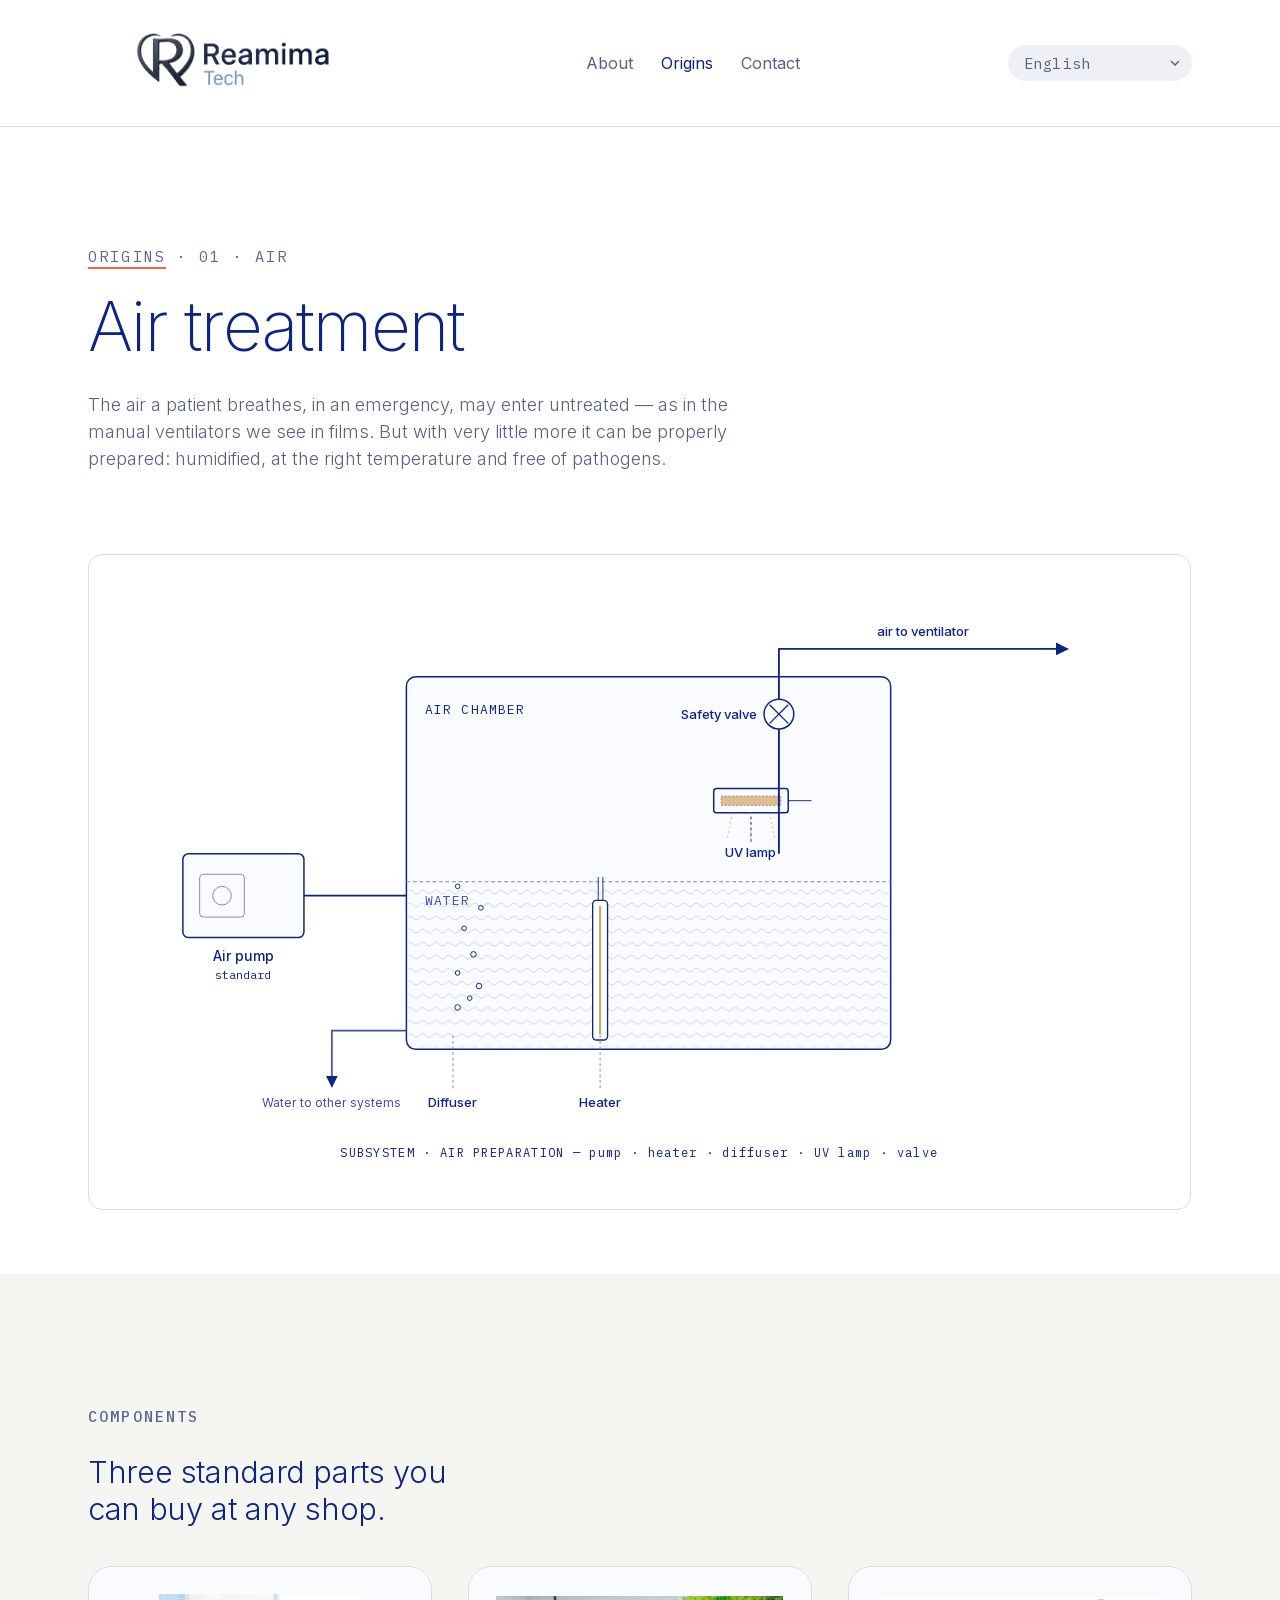
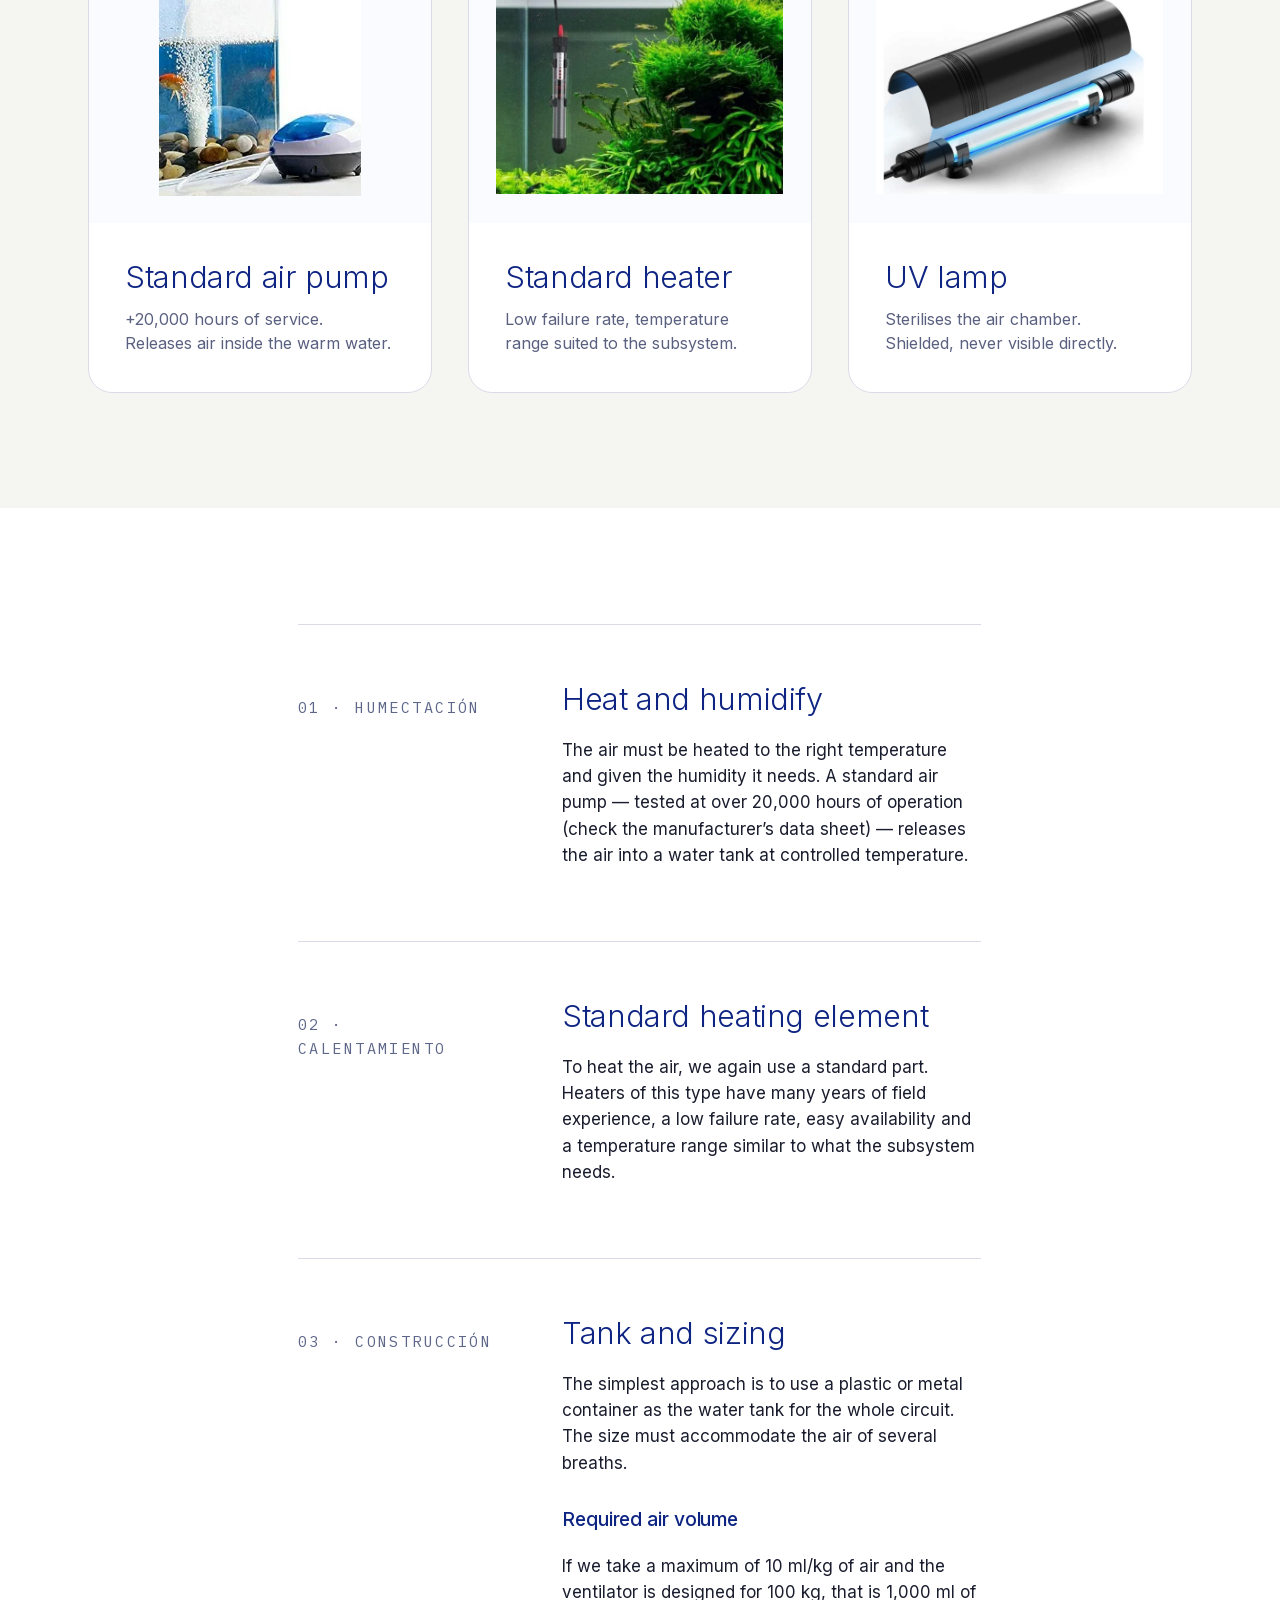
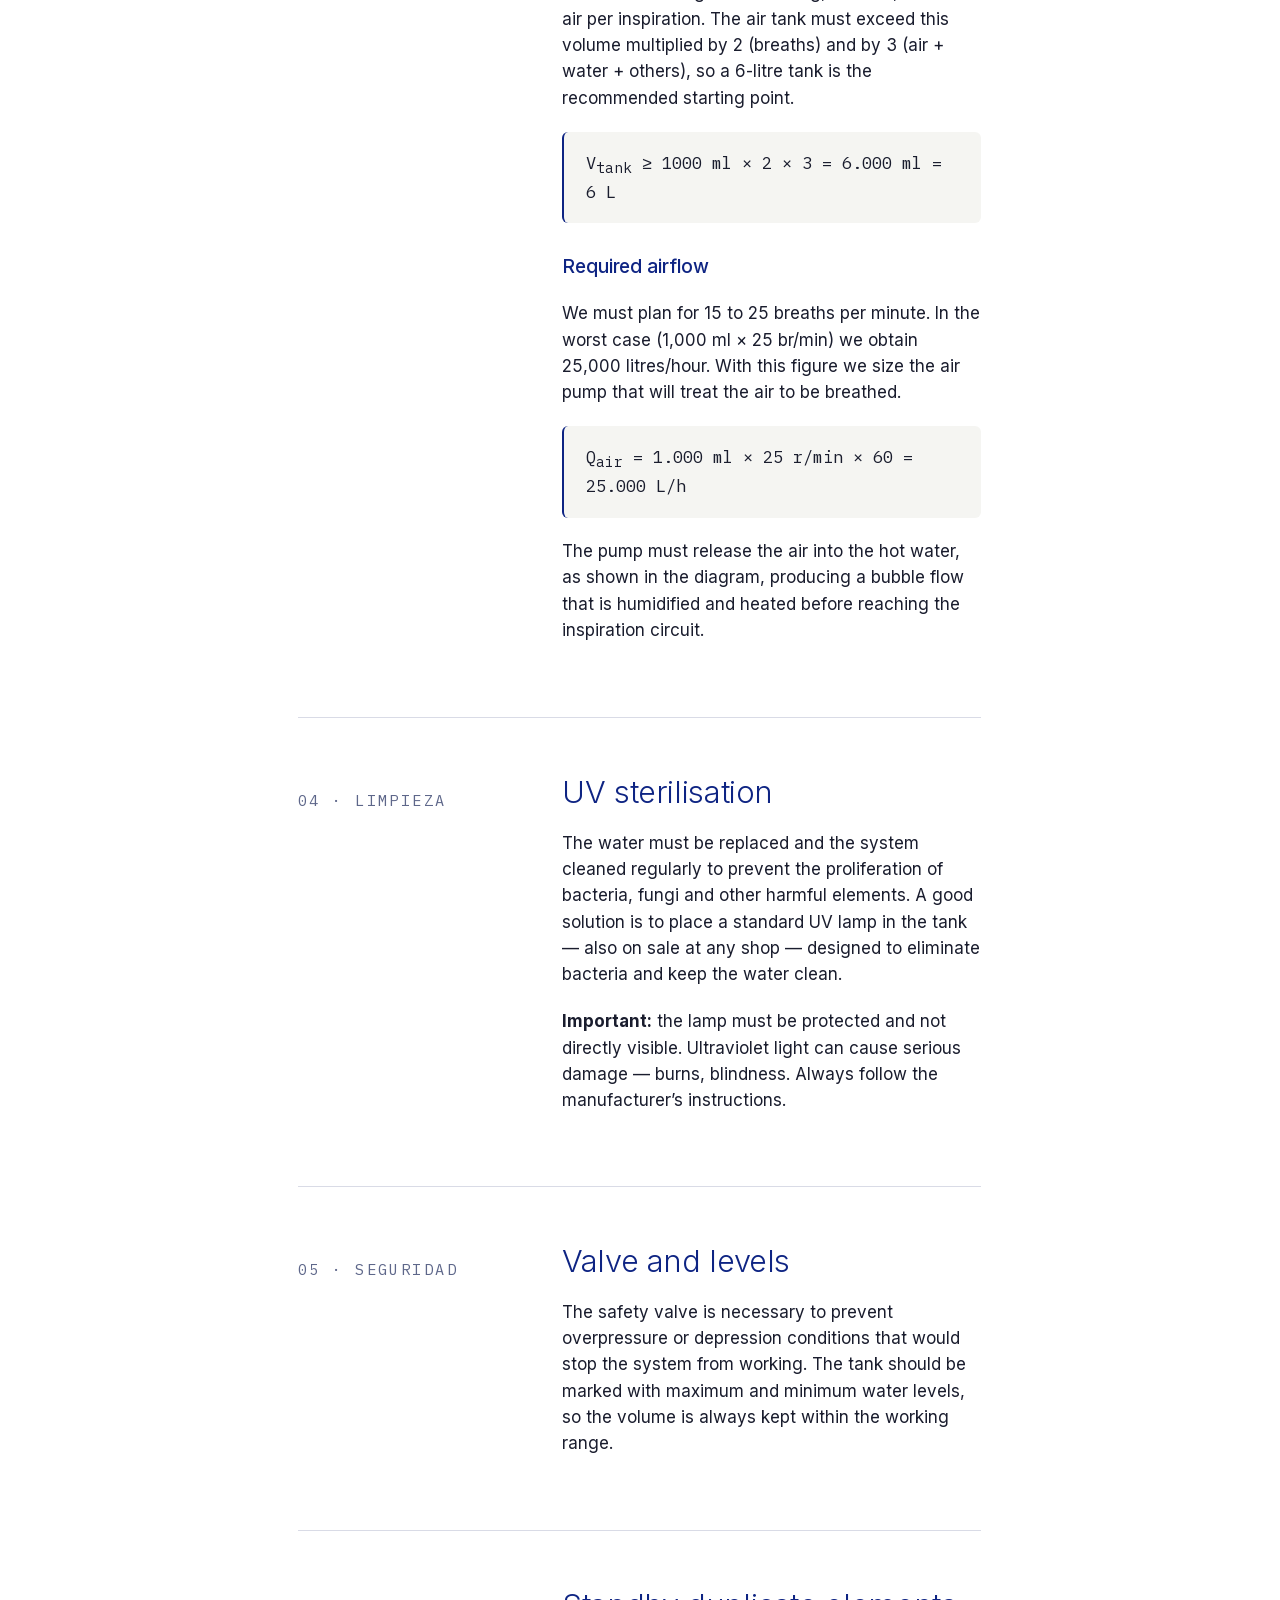
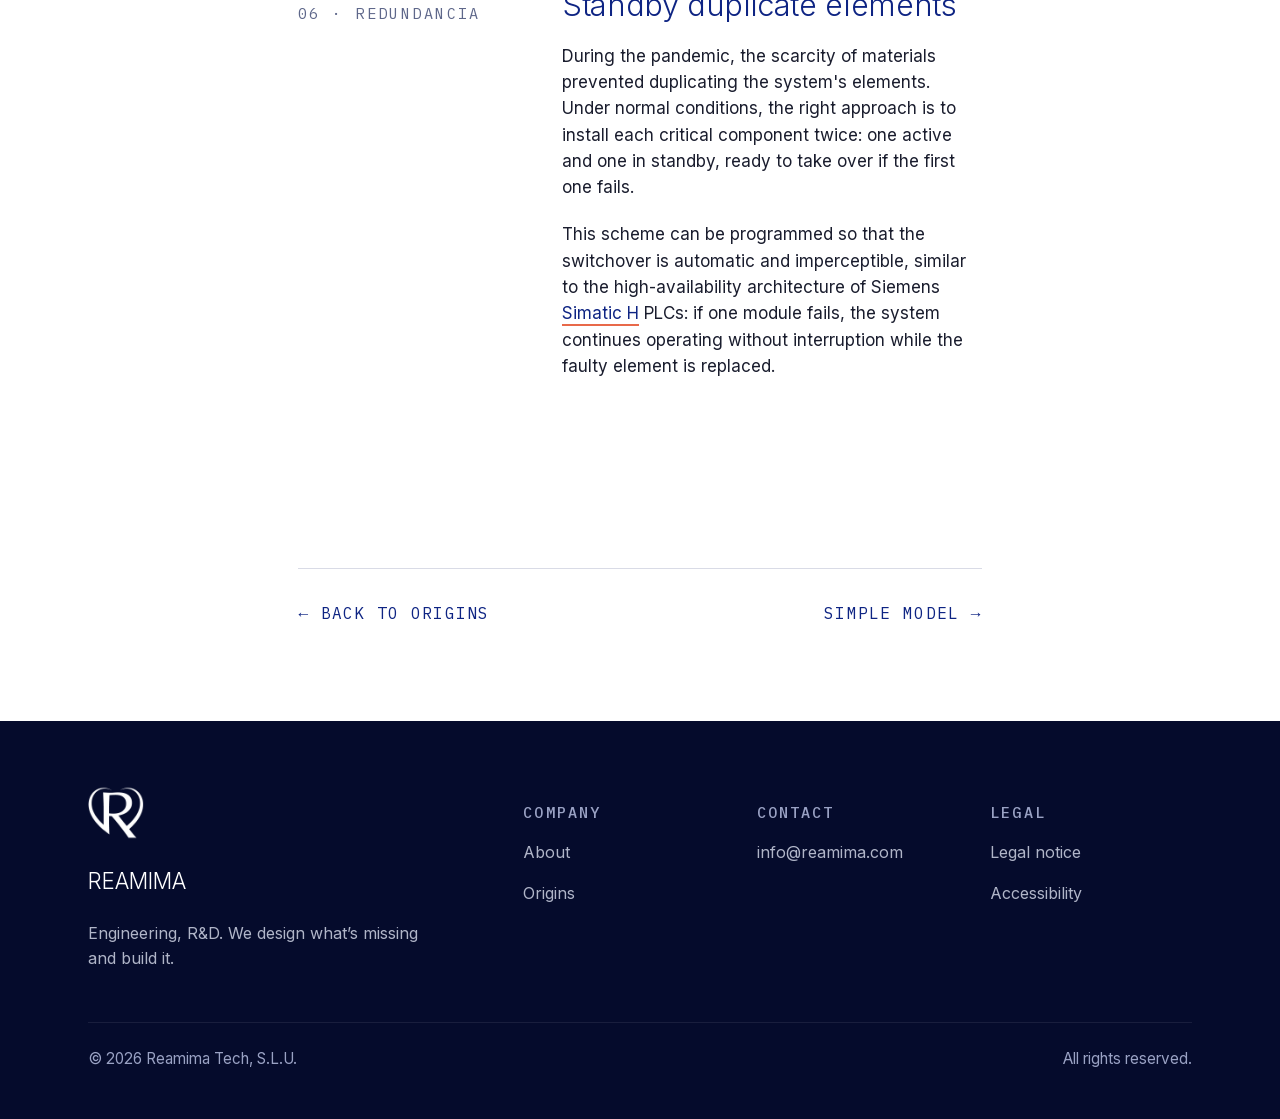
<file: origenes-tratamiento-aire.html>
<!DOCTYPE html>
<html lang="es">
<head>
<meta charset="UTF-8" />
<meta name="viewport" content="width=device-width, initial-scale=1" />
<title>Tratamiento del aire · Orígenes · REAMIMA</title>
<meta name="description" content="Humectación, calentamiento y limpieza del aire. Documentación técnica del subsistema de preparación del aire del respirador REAMIMA." />
<link rel="canonical" href="https://www.reamima.com/origenes-tratamiento-aire">
<meta name="robots" content="index,follow,max-image-preview:large">
<meta property="og:type" content="website">
<meta property="og:site_name" content="REAMIMA">
<meta property="og:locale" content="es_ES">
<meta property="og:title" content="Tratamiento del aire · Orígenes · REAMIMA">
<meta property="og:description" content="Humectación, calentamiento y limpieza del aire. Documentación técnica del subsistema de preparación del aire del respirador REAMIMA.">
<meta property="og:url" content="https://www.reamima.com/origenes-tratamiento-aire">
<meta property="og:image" content="https://www.reamima.com/img/og-reamima.jpg">
<meta property="og:image:width" content="1200">
<meta property="og:image:height" content="630">
<meta name="twitter:card" content="summary_large_image">
<meta name="twitter:title" content="Tratamiento del aire · Orígenes · REAMIMA">
<meta name="twitter:description" content="Humectación, calentamiento y limpieza del aire. Documentación técnica del subsistema de preparación del aire del respirador REAMIMA.">
<meta name="twitter:image" content="https://www.reamima.com/img/og-reamima.jpg">
<script type="application/ld+json">{"@context": "https://schema.org", "@type": "BreadcrumbList", "itemListElement": [{"@type": "ListItem", "position": 1, "name": "Inicio", "item": "https://www.reamima.com/"}, {"@type": "ListItem", "position": 2, "name": "Orígenes", "item": "https://www.reamima.com/origenes"}, {"@type": "ListItem", "position": 3, "name": "Tratamiento del aire", "item": "https://www.reamima.com/origenes-tratamiento-aire"}]}</script>
<link rel="icon" type="image/x-icon" href="favicon/favicon.ico">
<link rel="icon" type="image/png" sizes="32x32" href="favicon/favicon-32x32.png">
<link rel="icon" type="image/png" sizes="16x16" href="favicon/favicon-16x16.png">
<link rel="apple-touch-icon" href="favicon/apple-touch-icon.png">
<meta name="theme-color" content="#050B2C">
<link rel="preload" href="fonts/inter-200-800-latin.woff2" as="font" type="font/woff2" crossorigin>
<link rel="stylesheet" href="_design-system.css">
<style>
  .crumb { font-family: var(--rm-font-mono); font-size: var(--rm-fs-micro); letter-spacing: .14em; text-transform: uppercase; color: var(--rm-blue-grey); }
  .crumb a { color: var(--rm-blue-grey); }
  .crumb a:hover { color: var(--rm-navy); }
  .num-section { display: grid; grid-template-columns: 1fr; gap: 12px; padding: 56px 0; border-top: 1px solid var(--rm-line); }
  @media (min-width: 880px) { .num-section { grid-template-columns: 200px 1fr; gap: 64px; } }
  .num-section__num { font-family: var(--rm-font-mono); font-size: var(--rm-fs-micro); letter-spacing: .16em; text-transform: uppercase; color: var(--rm-blue-grey); }
  .num-section__title { font-size: clamp(1.6rem, 2.4vw, 2.2rem); font-weight: 300; color: var(--rm-navy); letter-spacing: -.012em; line-height: 1.15; margin: 0; }
  .num-section__body { color: var(--rm-text); }
  .num-section__body > * + * { margin-top: 1.2em; }
  .formula {
    font-family: var(--rm-font-mono);
    background: var(--rm-stone);
    padding: 18px 22px;
    border-radius: var(--rm-radius-sm);
    border-left: 2px solid var(--rm-navy);
    color: var(--rm-text);
    overflow-x: auto;
  }
  .nav-modelos { display: flex; justify-content: space-between; align-items: center; padding: 32px 0; border-top: 1px solid var(--rm-line); }
  .nav-modelos a { font-family: var(--rm-font-mono); font-size: var(--rm-fs-small); letter-spacing: .08em; text-transform: uppercase; color: var(--rm-navy); }
</style>
<script src="i18n.js"></script>
</head>
<body data-active-lang="es">
<a class="rm-skip" href="#main-content"><span data-lang="es">Saltar al contenido</span><span data-lang="en">Skip to content</span></a>

<nav class="rm-nav">
  <div class="rm-container rm-nav__inner">
    <a href="/" class="rm-nav__brand" aria-label="REAMIMA · Inicio"><img decoding="async" width="681" height="240" class="rm-nav__logo--dark" src="img/1_Reamima_transpa_Blanco.webp" alt="" /><img decoding="async" width="682" height="240" class="rm-nav__logo--light" src="img/Reamima_Solido_oscuro.webp" alt="" /></a>
    <div class="rm-nav__links">
      <a href="/sobre"><span data-lang="es">Sobre</span><span data-lang="en">About</span></a>
      <a href="/origenes" aria-current="page" style="color: var(--rm-navy);"><span data-lang="es">Orígenes</span><span data-lang="en">Origins</span></a>
      <a href="/contacta"><span data-lang="es">Contacta</span><span data-lang="en">Contact</span></a>
    </div>
    <div class="rm-lang"></div>
    <button class="rm-nav__toggle" aria-label="Menú" aria-expanded="false">
      <span></span><span></span><span></span>
    </button>
  </div>
</nav>
<main id="main-content">

<!-- HERO -->
<section class="rm-section rm-section--paper" style="padding-top: clamp(72px,8vw,120px); padding-bottom: clamp(40px,5vw,72px);">
  <div class="rm-container">
    <p class="crumb rm-fade"><a href="/origenes"><span data-lang="es">Orígenes</span><span data-lang="en">Origins</span></a> · 01 · <span data-lang="es">Aire</span><span data-lang="en">Air</span></p>
    <h1 class="rm-display rm-fade" style="margin-top: 1.4rem; max-width: 16ch; color: var(--rm-navy);">
      <span data-lang="es">Tratamiento del aire</span>
      <span data-lang="en">Air treatment</span>
    </h1>
    <p class="rm-lead rm-muted rm-fade rm-fade--d1" style="margin-top: 1.8rem; max-width: 60ch;">
      <span data-lang="es">El aire que respira un paciente, en una emergencia, puede entrar sin tratar — como en los ventiladores manuales que aparecen en las películas. Pero con muy poco más se puede preparar bien: humectado, a la temperatura adecuada y libre de patógenos.</span>
      <span data-lang="en">The air a patient breathes, in an emergency, may enter untreated — as in the manual ventilators we see in films. But with very little more it can be properly prepared: humidified, at the right temperature and free of pathogens.</span>
    </p>
  </div>
</section>

<!-- DIAGRAMA TRATAMIENTO AIRE -->
<section class="rm-section--tight" style="padding: 0 0 clamp(40px,5vw,72px);">
  <div class="rm-container">
    <div class="rm-diagram rm-fade">
      <svg viewBox="0 0 1100 620" xmlns="http://www.w3.org/2000/svg" role="img" aria-labelledby="title-aire">
        <title id="title-aire">Diagrama del subsistema de tratamiento del aire</title>
        <defs>
          <pattern id="water" x="0" y="0" width="14" height="14" patternUnits="userSpaceOnUse">
            <path d="M0 7 Q3.5 3 7 7 T14 7" fill="none" stroke="#7C84B6" stroke-width=".8" opacity=".5"/>
          </pattern>
          <marker id="arrow" viewBox="0 0 10 10" refX="9" refY="5" markerWidth="7" markerHeight="7" orient="auto-start-reverse">
            <path d="M 0 0 L 10 5 L 0 10 z" fill="#0E2483"/>
          </marker>
        </defs>

        <!-- ============== Bomba de AIRE (estándar) ============== -->
        <g transform="translate(60,280)">
          <rect width="130" height="90" rx="6" fill="#FAFBFE" stroke="#0E2483" stroke-width="1.6"/>
          <rect x="18" y="22" width="48" height="46" rx="4" fill="none" stroke="#7C84B6"/>
          <circle cx="42" cy="45" r="10" fill="none" stroke="#7C84B6"/>
          <text data-lang="es" x="65" y="115" font-family="Inter, sans-serif" font-size="15" fill="#0E2483" font-weight="500" text-anchor="middle">Bomba de aire</text>
          <text data-lang="en" x="65" y="115" font-family="Inter, sans-serif" font-size="15" fill="#0E2483" font-weight="500" text-anchor="middle">Air pump</text>
          <text data-lang="es" x="65" y="135" font-family="IBM Plex Mono, monospace" font-size="12" fill="#0E2483" text-anchor="middle">estándar</text>
          <text data-lang="en" x="65" y="135" font-family="IBM Plex Mono, monospace" font-size="12" fill="#0E2483" text-anchor="middle">standard</text>
        </g>

        <!-- Tubería de aire: bomba → entra al depósito → baja sumergida hasta el difusor -->
        <path d="M 190 325 L 350 325 L 350 460" fill="none" stroke="#0E2483" stroke-width="1.8" stroke-linejoin="round"/>

        <!-- ============== Depósito principal ============== -->
        <g transform="translate(300,90)">
          <!-- contenedor -->
          <rect width="520" height="400" rx="10" fill="#FAFBFE" stroke="#0E2483" stroke-width="1.6"/>
          <!-- nivel agua: agua de la mitad para abajo -->
          <rect x="2" y="220" width="516" height="178" fill="url(#water)" opacity=".9"/>
          <line x1="0" y1="220" x2="520" y2="220" stroke="#7C84B6" stroke-width="1.2" stroke-dasharray="4 3"/>

          <!-- Etiquetas zona AIRE / AGUA — ambas a la IZQUIERDA, dentro de cada zona -->
          <text data-lang="es" x="20" y="40" font-family="IBM Plex Mono, monospace" font-size="14" fill="#0E2483" text-anchor="start" letter-spacing="1.2">CÁMARA DE AIRE</text>
          <text data-lang="en" x="20" y="40" font-family="IBM Plex Mono, monospace" font-size="14" fill="#0E2483" text-anchor="start" letter-spacing="1.2">AIR CHAMBER</text>
          <text data-lang="es" x="20" y="245" font-family="IBM Plex Mono, monospace" font-size="14" fill="#3F4FA8" text-anchor="start" letter-spacing="1.2">AGUA</text>
          <text data-lang="en" x="20" y="245" font-family="IBM Plex Mono, monospace" font-size="14" fill="#3F4FA8" text-anchor="start" letter-spacing="1.2">WATER</text>

          <!-- Difusor de burbujas: el extremo de la tubería (a x=50 en local = 350 abs) suelta burbujas -->
          <g stroke="#0E2483" stroke-width="1" fill="none">
            <circle cx="55" cy="355" r="3"/>
            <circle cx="68" cy="345" r="2.5"/>
            <circle cx="78" cy="332" r="3"/>
            <circle cx="55" cy="318" r="2.5"/>
            <circle cx="72" cy="298" r="3"/>
            <circle cx="62" cy="270" r="2.5"/>
            <circle cx="80" cy="248" r="2.5"/>
            <circle cx="55" cy="225" r="2.5"/>
          </g>

          <!-- Calentador (sumergido) -->
          <g transform="translate(200,240)">
            <rect width="16" height="150" rx="4" fill="#fff" stroke="#0E2483" stroke-width="1.4"/>
            <line x1="8" y1="6" x2="8" y2="144" stroke="#C9A97A" stroke-width="2.4"/>
            <line x1="6" y1="0" x2="6" y2="-25" stroke="#0E2483" stroke-width="1"/>
            <line x1="11" y1="0" x2="11" y2="-25" stroke="#0E2483" stroke-width="1"/>
          </g>

          <!-- Lámpara UV — en la cámara de aire (parte alta) -->
          <g transform="translate(330,120)">
            <rect width="80" height="26" rx="3" fill="#FAFBFE" stroke="#0E2483" stroke-width="1.6"/>
            <rect x="8" y="8" width="64" height="10" fill="#E0BD8C" stroke="#7C84B6" stroke-dasharray="2 2"/>
            <line x1="20" y1="26" x2="14" y2="56" stroke="#C9A97A" stroke-width="1.2" stroke-dasharray="2 3" opacity=".7"/>
            <line x1="40" y1="26" x2="40" y2="56" stroke="#C9A97A" stroke-width="1.2" stroke-dasharray="2 3" opacity=".7"/>
            <line x1="60" y1="26" x2="66" y2="56" stroke="#C9A97A" stroke-width="1.2" stroke-dasharray="2 3" opacity=".7"/>
            <line x1="80" y1="13" x2="105" y2="13" stroke="#0E2483" stroke-width="1"/>
          </g>
        </g>

        <!-- ====================================================================== -->
        <!-- SALIDA AIRE TRATADO · UNA sola tubería: dentro del depósito → arriba   -->
        <!-- → derecha → flecha al ventilador. Válvula de seguridad sobre la tubería -->
        <!-- ====================================================================== -->
        <path d="M 700 280 L 700 60 L 1010 60" fill="none" stroke="#0E2483" stroke-width="2" stroke-linejoin="round" marker-end="url(#arrow)"/>

        <!-- Válvula de seguridad ON la tubería vertical (parte alta) -->
        <g transform="translate(700,130)">
          <circle cx="0" cy="0" r="16" fill="#FAFBFE" stroke="#0E2483" stroke-width="1.6"/>
          <line x1="-10" y1="-10" x2="10" y2="10" stroke="#0E2483" stroke-width="1.4"/>
          <line x1="10" y1="-10" x2="-10" y2="10" stroke="#0E2483" stroke-width="1.4"/>
        </g>

        <!-- Etiquetas externas (sin pisar nada) -->
        <text data-lang="es" x="676" y="135" font-family="Inter, sans-serif" font-size="14" fill="#0E2483" font-weight="500" text-anchor="end">Válvula de seguridad</text>
        <text data-lang="en" x="676" y="135" font-family="Inter, sans-serif" font-size="14" fill="#0E2483" font-weight="500" text-anchor="end">Safety valve</text>

        <text data-lang="es" x="855" y="46" font-family="Inter, sans-serif" font-size="14" fill="#0E2483" font-weight="500" text-anchor="middle">aire al ventilador</text>
        <text data-lang="en" x="855" y="46" font-family="Inter, sans-serif" font-size="14" fill="#0E2483" font-weight="500" text-anchor="middle">air to ventilator</text>

        <!-- Etiquetas externas: Difusor, Calentador, Lámpara UV (debajo o al lado del depósito) -->
        <line x1="350" y1="475" x2="350" y2="535" stroke="#7C84B6" stroke-width="1" stroke-dasharray="3 3"/>
        <text data-lang="es" x="350" y="552" font-family="Inter, sans-serif" font-size="14" fill="#0E2483" font-weight="500" text-anchor="middle">Difusor</text>
        <text data-lang="en" x="350" y="552" font-family="Inter, sans-serif" font-size="14" fill="#0E2483" font-weight="500" text-anchor="middle">Diffuser</text>

        <line x1="508" y1="475" x2="508" y2="535" stroke="#7C84B6" stroke-width="1" stroke-dasharray="3 3"/>
        <text data-lang="es" x="508" y="552" font-family="Inter, sans-serif" font-size="14" fill="#0E2483" font-weight="500" text-anchor="middle">Calentador</text>
        <text data-lang="en" x="508" y="552" font-family="Inter, sans-serif" font-size="14" fill="#0E2483" font-weight="500" text-anchor="middle">Heater</text>

        <line x1="670" y1="240" x2="670" y2="268" stroke="#0E2483" stroke-width="1" stroke-dasharray="3 3"/>
        <text data-lang="es" x="670" y="284" font-family="Inter, sans-serif" font-size="14" fill="#0E2483" font-weight="500" text-anchor="middle">Lámpara UV</text>
        <text data-lang="en" x="670" y="284" font-family="Inter, sans-serif" font-size="14" fill="#0E2483" font-weight="500" text-anchor="middle">UV lamp</text>

        <!-- Salida lateral inferior · agua al resto de sistemas -->
        <path d="M 300 470 L 220 470 L 220 530" stroke="#3F4FA8" stroke-width="1.8" fill="none" marker-end="url(#arrow)"/>
        <text data-lang="es" x="220" y="552" font-family="Inter, sans-serif" font-size="13" fill="#3F4FA8" text-anchor="middle">Agua a otros sistemas</text>
        <text data-lang="en" x="220" y="552" font-family="Inter, sans-serif" font-size="13" fill="#3F4FA8" text-anchor="middle">Water to other systems</text>

        <!-- Pie de figura -->
        <text data-lang="es" x="550" y="606" font-family="IBM Plex Mono, monospace" font-size="13" fill="#0E2483" text-anchor="middle" letter-spacing="1.4">SUBSISTEMA · PREPARACIÓN DEL AIRE — bomba · calentador · difusor · lámpara UV · válvula</text>
        <text data-lang="en" x="550" y="606" font-family="IBM Plex Mono, monospace" font-size="13" fill="#0E2483" text-anchor="middle" letter-spacing="1.4">SUBSYSTEM · AIR PREPARATION — pump · heater · diffuser · UV lamp · valve</text>
      </svg>
    </div>
  </div>
</section>

<!-- COMPONENTES REALES -->
<section class="rm-section rm-section--stone">
  <div class="rm-container">
    <p class="rm-eyebrow rm-fade" style="margin-bottom: 1.6rem;">
      <span data-lang="es">Componentes</span><span data-lang="en">Components</span>
    </p>
    <h2 class="rm-h2 rm-fade rm-fade--d1" style="font-weight: 300; color: var(--rm-navy); max-width: 22ch; margin-bottom: 2.4rem;">
      <span data-lang="es">Tres piezas estándar que se compran en cualquier tienda.</span>
      <span data-lang="en">Three standard parts you can buy at any shop.</span>
    </h2>
    <div class="rm-tile-grid rm-tile-grid--3">
      <article class="rm-tile rm-fade">
        <div class="rm-tile__media" style="background:#FAFBFE;"><img decoding="async" width="300" height="300" src="img/old-bomba-aire.webp" alt="Bomba de aire estándar" loading="lazy" style="object-fit:contain;padding:8%;"/></div>
        <div class="rm-tile__body">
          <p class="rm-tile__title"><span data-lang="es">Bomba de aire estándar</span><span data-lang="en">Standard air pump</span></p>
          <p class="rm-tile__excerpt"><span data-lang="es">+20.000 horas de servicio. Soltará el aire dentro del agua caliente.</span><span data-lang="en">+20,000 hours of service. Releases air inside the warm water.</span></p>
        </div>
      </article>
      <article class="rm-tile rm-fade rm-fade--d1">
        <div class="rm-tile__media" style="background:#FAFBFE;"><img decoding="async" width="600" height="414" src="img/old-calentador.webp" alt="Calentador estándar" loading="lazy" style="object-fit:contain;padding:8%;"/></div>
        <div class="rm-tile__body">
          <p class="rm-tile__title"><span data-lang="es">Calentador estándar</span><span data-lang="en">Standard heater</span></p>
          <p class="rm-tile__excerpt"><span data-lang="es">Bajo índice de fallo, rango de temperatura adecuado al subsistema.</span><span data-lang="en">Low failure rate, temperature range suited to the subsystem.</span></p>
        </div>
      </article>
      <article class="rm-tile rm-fade rm-fade--d2">
        <div class="rm-tile__media" style="background:#FAFBFE;"><img decoding="async" width="1280" height="879" src="img/old-lampara-uv.webp" alt="Lámpara UV estándar" loading="lazy" style="object-fit:contain;padding:8%;"/></div>
        <div class="rm-tile__body">
          <p class="rm-tile__title"><span data-lang="es">Lámpara UV</span><span data-lang="en">UV lamp</span></p>
          <p class="rm-tile__excerpt"><span data-lang="es">Esteriliza la cámara de aire. Protegida, nunca visible directamente.</span><span data-lang="en">Sterilises the air chamber. Shielded, never visible directly.</span></p>
        </div>
      </article>
    </div>
  </div>
</section>


<!-- CONTENIDO TÉCNICO -->
<section class="rm-section rm-section--paper">
  <div class="rm-container rm-narrow">

    <div class="num-section rm-fade">
      <div>
        <p class="num-section__num">01 · Humectación</p>
      </div>
      <div class="num-section__body">
        <h2 class="num-section__title">
          <span data-lang="es">Calentar y humedecer</span>
          <span data-lang="en">Heat and humidify</span>
        </h2>
        <p>
          <span data-lang="es">El aire hay que llevarlo a la temperatura adecuada y darle el grado de humedad que necesita. Una bomba de aire estándar — probada a más de 20.000 horas de funcionamiento (consulta las indicaciones del fabricante) — suelta el aire dentro de un depósito de agua a temperatura controlada.</span>
          <span data-lang="en">The air must be heated to the right temperature and given the humidity it needs. A standard air pump — tested at over 20,000 hours of operation (check the manufacturer&rsquo;s data sheet) — releases the air into a water tank at controlled temperature.</span>
        </p>
      </div>
    </div>

    <div class="num-section rm-fade rm-fade--d1">
      <div>
        <p class="num-section__num">02 · Calentamiento</p>
      </div>
      <div class="num-section__body">
        <h2 class="num-section__title">
          <span data-lang="es">Resistencia calefactora estándar</span>
          <span data-lang="en">Standard heating element</span>
        </h2>
        <p>
          <span data-lang="es">Para calentar el aire recurrimos de nuevo a una pieza estándar. Los calentadores de este tipo tienen muchos años de experiencia, un índice de fallo bajo, fácil adquisición y un rango de temperatura similar al que necesita el subsistema.</span>
          <span data-lang="en">To heat the air, we again use a standard part. Heaters of this type have many years of field experience, a low failure rate, easy availability and a temperature range similar to what the subsystem needs.</span>
        </p>
      </div>
    </div>

    <div class="num-section rm-fade rm-fade--d2">
      <div>
        <p class="num-section__num">03 · Construcción</p>
      </div>
      <div class="num-section__body">
        <h2 class="num-section__title">
          <span data-lang="es">Depósito y dimensionado</span>
          <span data-lang="en">Tank and sizing</span>
        </h2>
        <p>
          <span data-lang="es">La forma más sencilla es usar un contenedor plástico o metálico que actúe como depósito de agua para todo el circuito. El tamaño debe alojar el aire de varias respiraciones.</span>
          <span data-lang="en">The simplest approach is to use a plastic or metal container as the water tank for the whole circuit. The size must accommodate the air of several breaths.</span>
        </p>

        <h3 class="rm-h3" style="color: var(--rm-navy); margin-top: 1.6em;">
          <span data-lang="es">Volumen necesario de aire</span>
          <span data-lang="en">Required air volume</span>
        </h3>
        <p>
          <span data-lang="es">Si tomamos como máximo 10 ml/kg de aire y el ventilador está diseñado para 100 kg, son 1.000 ml de aire por inspiración. El depósito de aire debe ser superior a este volumen multiplicado por 2 (respiraciones) y por 3 (aire + agua + otros), por lo que conviene partir de un depósito de 6 litros como mínimo.</span>
          <span data-lang="en">If we take a maximum of 10 ml/kg of air and the ventilator is designed for 100 kg, that is 1,000 ml of air per inspiration. The air tank must exceed this volume multiplied by 2 (breaths) and by 3 (air + water + others), so a 6-litre tank is the recommended starting point.</span>
        </p>
        <div class="formula">V<sub>tank</sub> ≥ 1000 ml × 2 × 3 = 6.000 ml = 6 L</div>

        <h3 class="rm-h3" style="color: var(--rm-navy); margin-top: 1.6em;">
          <span data-lang="es">Caudal de aire necesario</span>
          <span data-lang="en">Required airflow</span>
        </h3>
        <p>
          <span data-lang="es">Hay que prever entre 15 y 25 respiraciones por minuto. En el peor caso (1.000 ml × 25 r/min) tenemos 25.000 litros/hora. Con este valor se busca una bomba de aire dimensionada para tratar el aire que se va a respirar.</span>
          <span data-lang="en">We must plan for 15 to 25 breaths per minute. In the worst case (1,000 ml × 25 br/min) we obtain 25,000 litres/hour. With this figure we size the air pump that will treat the air to be breathed.</span>
        </p>
        <div class="formula">Q<sub>air</sub> = 1.000 ml × 25 r/min × 60 = 25.000 L/h</div>
        <p>
          <span data-lang="es">La bomba debe soltar el aire dentro del agua caliente, como muestra el diagrama, generando un flujo de burbujas que se humectan y calientan antes de salir al circuito de inspiración.</span>
          <span data-lang="en">The pump must release the air into the hot water, as shown in the diagram, producing a bubble flow that is humidified and heated before reaching the inspiration circuit.</span>
        </p>
      </div>
    </div>

    <div class="num-section rm-fade rm-fade--d3">
      <div>
        <p class="num-section__num">04 · Limpieza</p>
      </div>
      <div class="num-section__body">
        <h2 class="num-section__title">
          <span data-lang="es">Esterilización con UV</span>
          <span data-lang="en">UV sterilisation</span>
        </h2>
        <p>
          <span data-lang="es">El agua debe cambiarse y el sistema limpiarse con regularidad para evitar la proliferación de bacterias, hongos y otros elementos dañinos. Una buena solución es introducir en el depósito una lámpara UV estándar — también de venta en cualquier tienda — diseñada para eliminar bacterias y mantener el agua limpia.</span>
          <span data-lang="en">The water must be replaced and the system cleaned regularly to prevent the proliferation of bacteria, fungi and other harmful elements. A good solution is to place a standard UV lamp in the tank — also on sale at any shop — designed to eliminate bacteria and keep the water clean.</span>
        </p>
        <p>
          <span data-lang="es"><strong>Importante:</strong> la lámpara debe estar protegida y no ser visible directamente. La luz ultravioleta puede causar daños graves — quemaduras, ceguera. Sigue siempre las instrucciones del fabricante.</span>
          <span data-lang="en"><strong>Important:</strong> the lamp must be protected and not directly visible. Ultraviolet light can cause serious damage — burns, blindness. Always follow the manufacturer&rsquo;s instructions.</span>
        </p>
      </div>
    </div>

    <div class="num-section rm-fade rm-fade--d3">
      <div>
        <p class="num-section__num">05 · Seguridad</p>
      </div>
      <div class="num-section__body">
        <h2 class="num-section__title">
          <span data-lang="es">Válvula y niveles</span>
          <span data-lang="en">Valve and levels</span>
        </h2>
        <p>
          <span data-lang="es">La válvula de seguridad es necesaria para evitar sobrepresiones o depresiones que impidan el funcionamiento del sistema. En el depósito conviene marcar el nivel máximo y mínimo de agua, de modo que se mantenga siempre dentro del rango de trabajo.</span>
          <span data-lang="en">The safety valve is necessary to prevent overpressure or depression conditions that would stop the system from working. The tank should be marked with maximum and minimum water levels, so the volume is always kept within the working range.</span>
        </p>
      </div>
    </div>

    <div class="num-section rm-fade">
      <div>
        <p class="num-section__num">06 · Redundancia</p>
      </div>
      <div class="num-section__body">
        <h2 class="num-section__title">
          <span data-lang="es">Elementos duplicados en espera</span>
          <span data-lang="en">Standby duplicate elements</span>
        </h2>
        <p>
          <span data-lang="es">Durante la pandemia, la carestía de materiales impidió duplicar los elementos del sistema. En condiciones normales, lo correcto es instalar cada componente crítico por duplicado: uno activo y otro en standby, listo para tomar el relevo si el primero falla.</span>
          <span data-lang="en">During the pandemic, the scarcity of materials prevented duplicating the system's elements. Under normal conditions, the right approach is to install each critical component twice: one active and one in standby, ready to take over if the first one fails.</span>
        </p>
        <p>
          <span data-lang="es">Este esquema puede programarse para que la conmutación sea automática e imperceptible, de forma similar a los sistemas de alta disponibilidad de los PLCs <a href="https://www.siemens.com/es-es/products/simatic/s7-1500-rh-cpus/" target="_blank" rel="noopener">Simatic H</a> de Siemens: si un módulo falla, el sistema continúa operando sin interrupción mientras se sustituye el elemento defectuoso.</span>
          <span data-lang="en">This scheme can be programmed so that the switchover is automatic and imperceptible, similar to the high-availability architecture of Siemens <a href="https://www.siemens.com/es-es/products/simatic/s7-1500-rh-cpus/" target="_blank" rel="noopener">Simatic H</a> PLCs: if one module fails, the system continues operating without interruption while the faulty element is replaced.</span>
        </p>
      </div>
    </div>

  </div>
</section>

<!-- NAV ENTRE MODELOS -->
<section class="rm-section--tight" style="padding: 0;">
  <div class="rm-container rm-narrow">
    <div class="nav-modelos">
      <a href="/origenes">
        ← <span data-lang="es">Volver a Orígenes</span><span data-lang="en">Back to Origins</span>
      </a>
      <a href="/origenes-simple">
        <span data-lang="es">Modelo Simple</span><span data-lang="en">Simple Model</span> →
      </a>
    </div>
  </div>
</section>

<!-- FOOTER -->
</main>

<footer class="rm-foot" style="margin-top: clamp(40px,5vw,80px);">
  <div class="rm-container">
    <div class="rm-foot__grid">
      <div>
        <a href="/" aria-label="REAMIMA · Inicio"><img decoding="async" width="256" height="256" class="rm-foot__logo" src="img/reamima-logo-blanco.webp" alt="" /></a>
        <p class="rm-foot__brand">REAMIMA</p>
        <p style="margin-top: 12px; max-width: 36ch;">
          <span data-lang="es">Ingeniería, I+D+i. Pensamos lo que falta y lo construimos.</span>
          <span data-lang="en">Engineering, R&amp;D. We design what&rsquo;s missing and build it.</span>
        </p>
      </div>
      <div>
        <p class="rm-eyebrow" style="margin-bottom: 14px;"><span data-lang="es">Empresa</span><span data-lang="en">Company</span></p>
        <p><a href="/sobre"><span data-lang="es">Sobre REAMIMA</span><span data-lang="en">About</span></a></p>
        <p><a href="/origenes"><span data-lang="es">Orígenes</span><span data-lang="en">Origins</span></a></p>
      </div>
      <div>
        <p class="rm-eyebrow" style="margin-bottom: 14px;"><span data-lang="es">Contacto</span><span data-lang="en">Contact</span></p>
        <p><a href="/contacta">info@reamima.com</a></p>
      </div>
      <div>
        <p class="rm-eyebrow" style="margin-bottom: 14px;">Legal</p>
        <p><a href="/legal"><span data-lang="es">Aviso legal</span><span data-lang="en">Legal notice</span></a></p>
        <p><a href="/accesibilidad"><span data-lang="es">Accesibilidad</span><span data-lang="en">Accessibility</span></a></p>
      </div>
    </div>
    <div class="rm-foot__legal">
      <span>© 2026 Reamima Tech, S.L.U.</span>
      <span><span data-lang="es">Todos los derechos reservados.</span><span data-lang="en">All rights reserved.</span></span>
    </div>
  </div>
</footer>

<script>
  (function(){
    const els = document.querySelectorAll('.rm-fade');
    if (!('IntersectionObserver' in window) || !els.length) {
      els.forEach(e => e.classList.add('is-visible'));
      return;
    }
    const io = new IntersectionObserver((entries) => {
      entries.forEach(e => {
        if (e.isIntersecting) { e.target.classList.add('is-visible'); io.unobserve(e.target); }
      });
    }, { threshold: 0.12, rootMargin: '0px 0px -8% 0px' });
    els.forEach(e => io.observe(e));
  })();
  (function(){
    var toggle = document.querySelector('.rm-nav__toggle');
    var links = document.querySelector('.rm-nav__links');
    if (!toggle || !links) return;
    toggle.addEventListener('click', function() {
      var open = links.classList.toggle('is-open');
      toggle.classList.toggle('is-open', open);
      toggle.setAttribute('aria-expanded', String(open));
      if (open) { var fl = links.querySelector('a'); if (fl) fl.focus(); }
    });
    document.addEventListener('click', function(e) {
      if (!toggle.contains(e.target) && !links.contains(e.target)) {
        links.classList.remove('is-open');
        toggle.classList.remove('is-open');
        toggle.setAttribute('aria-expanded', 'false');
      }
    });
  })();
</script>

</body>
</html>
</file>
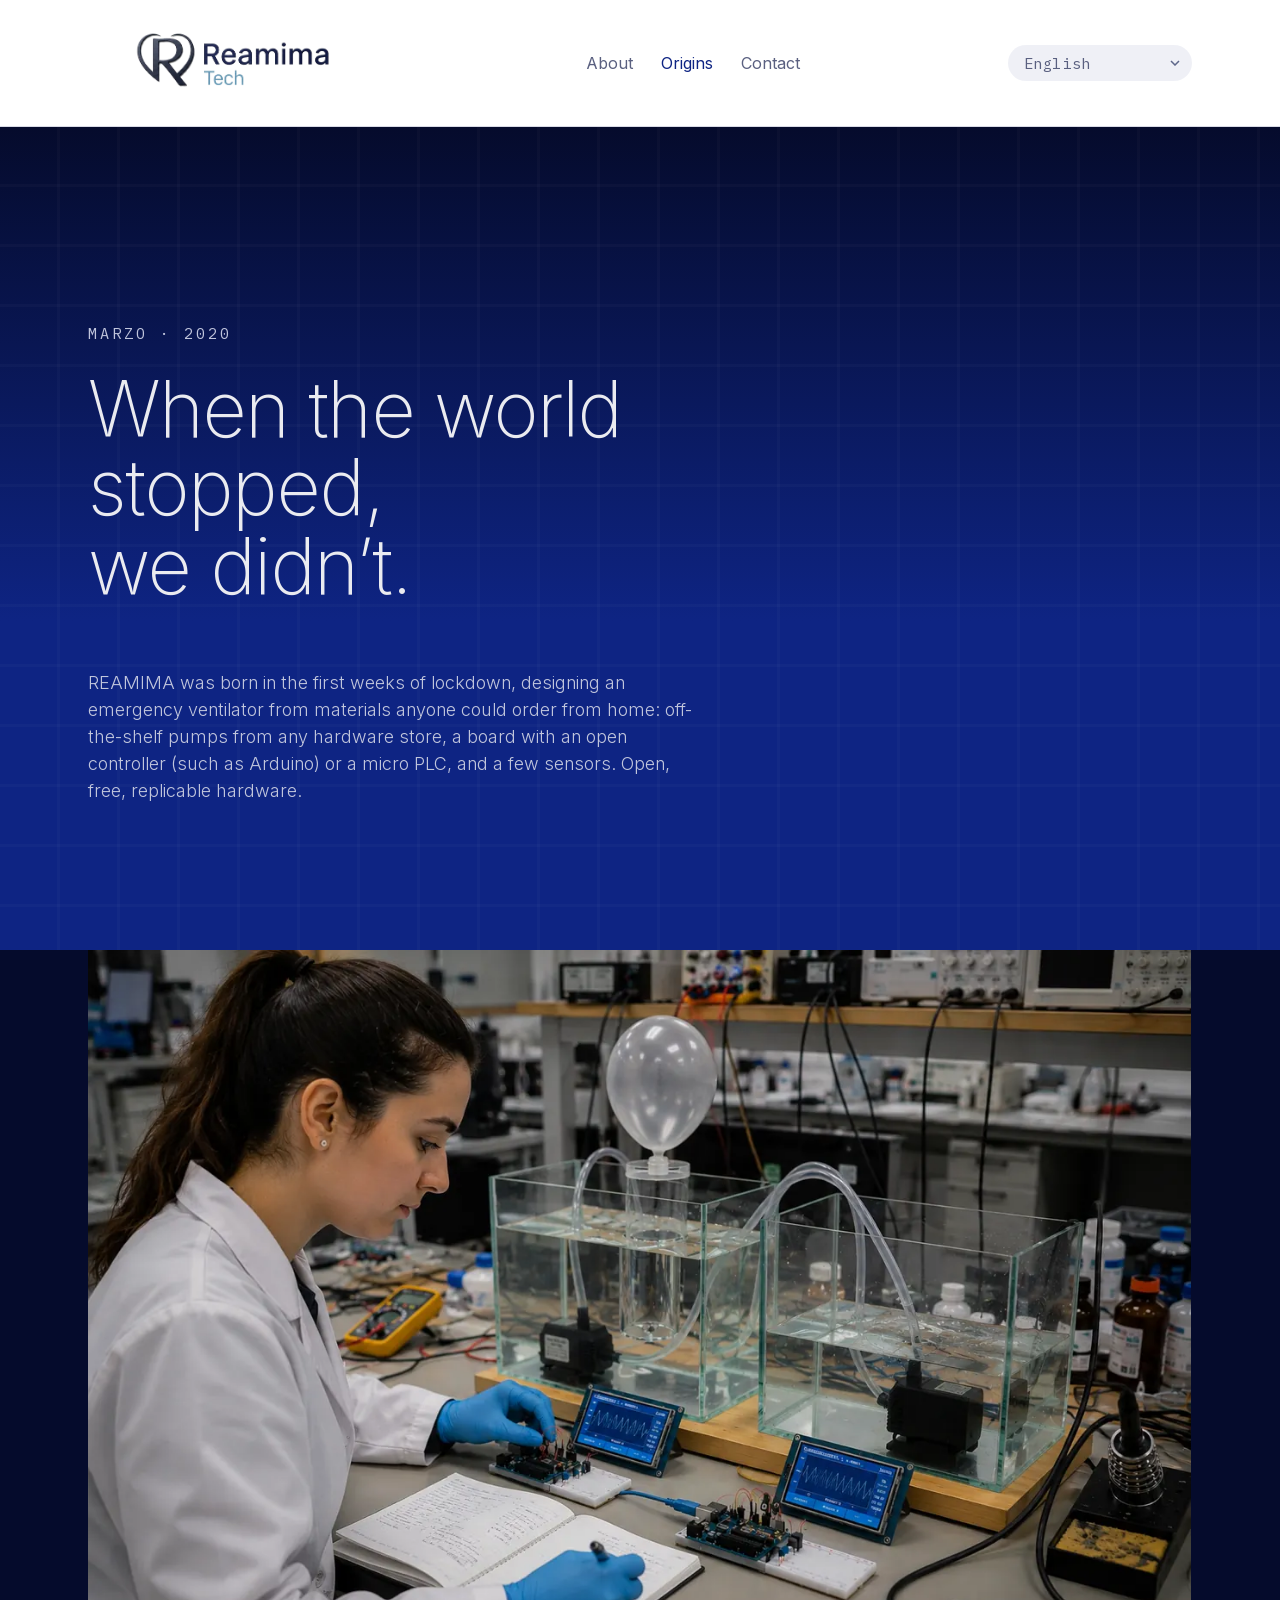
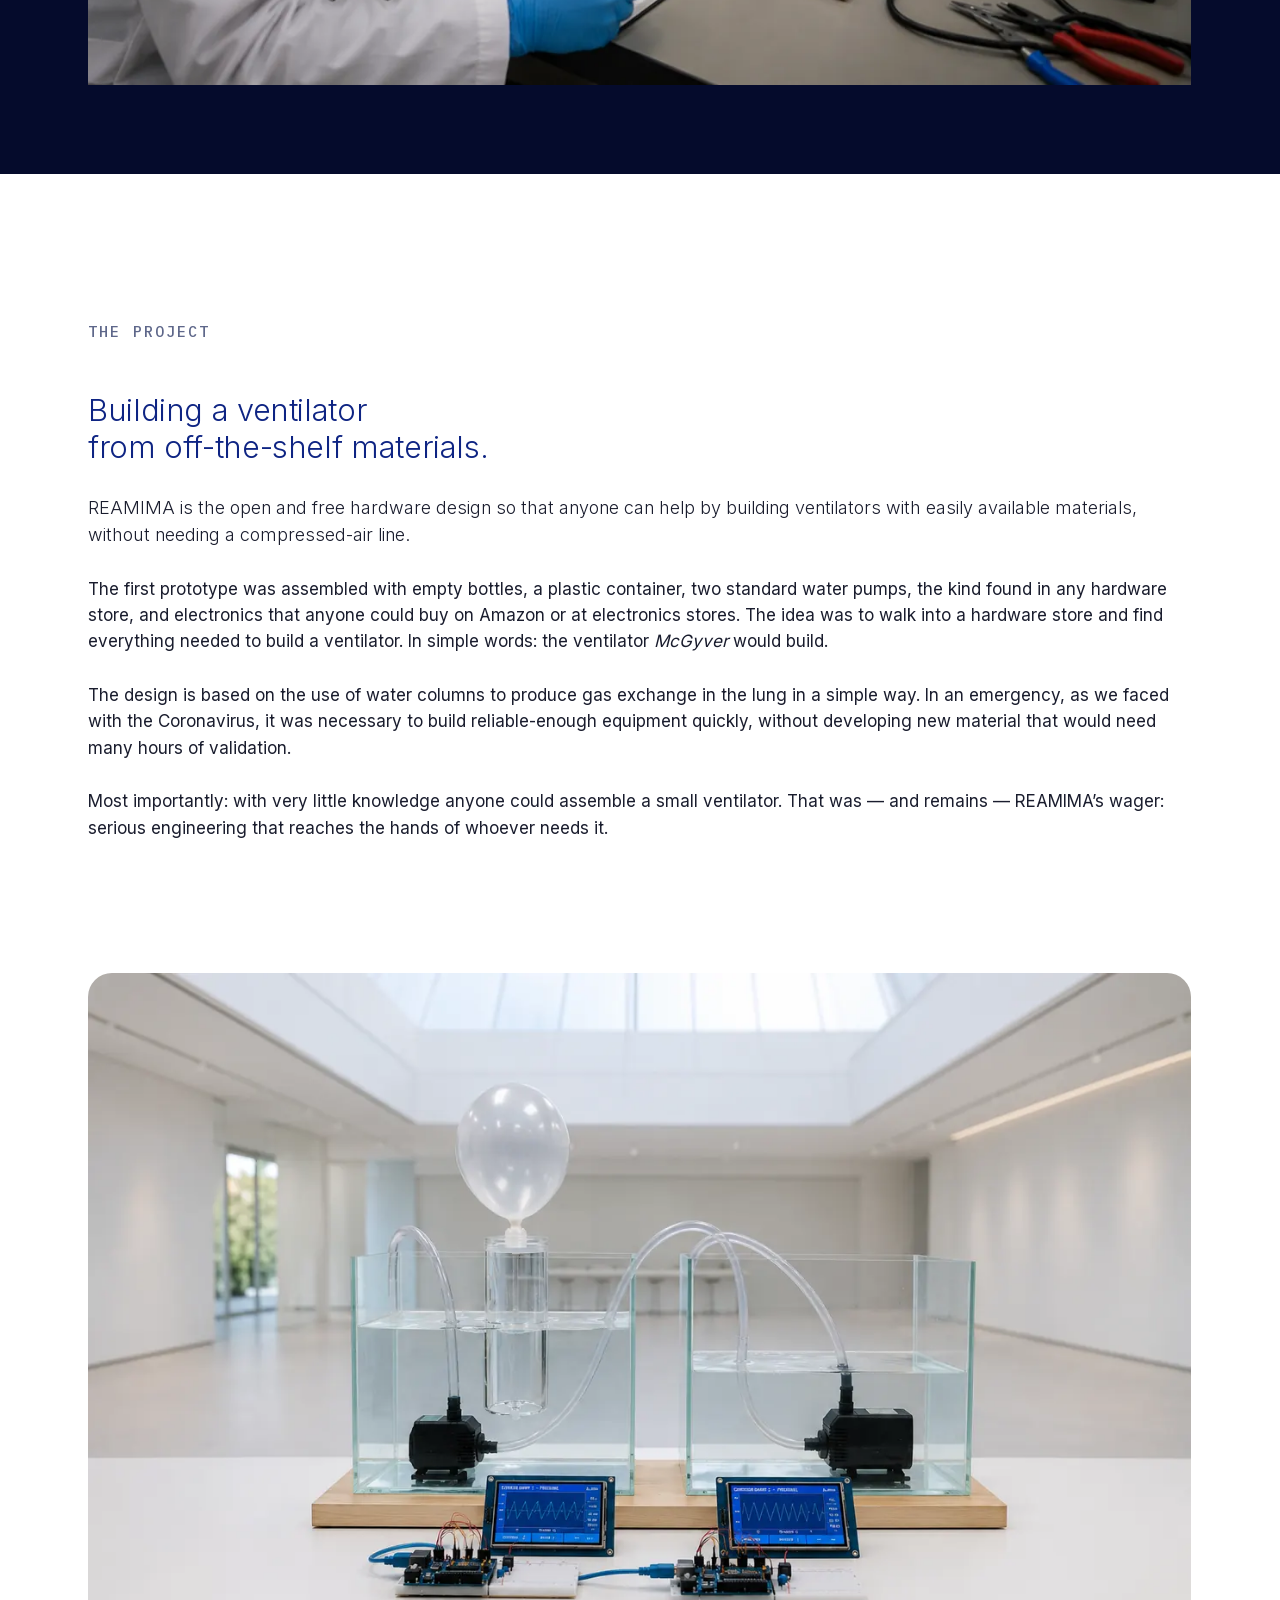
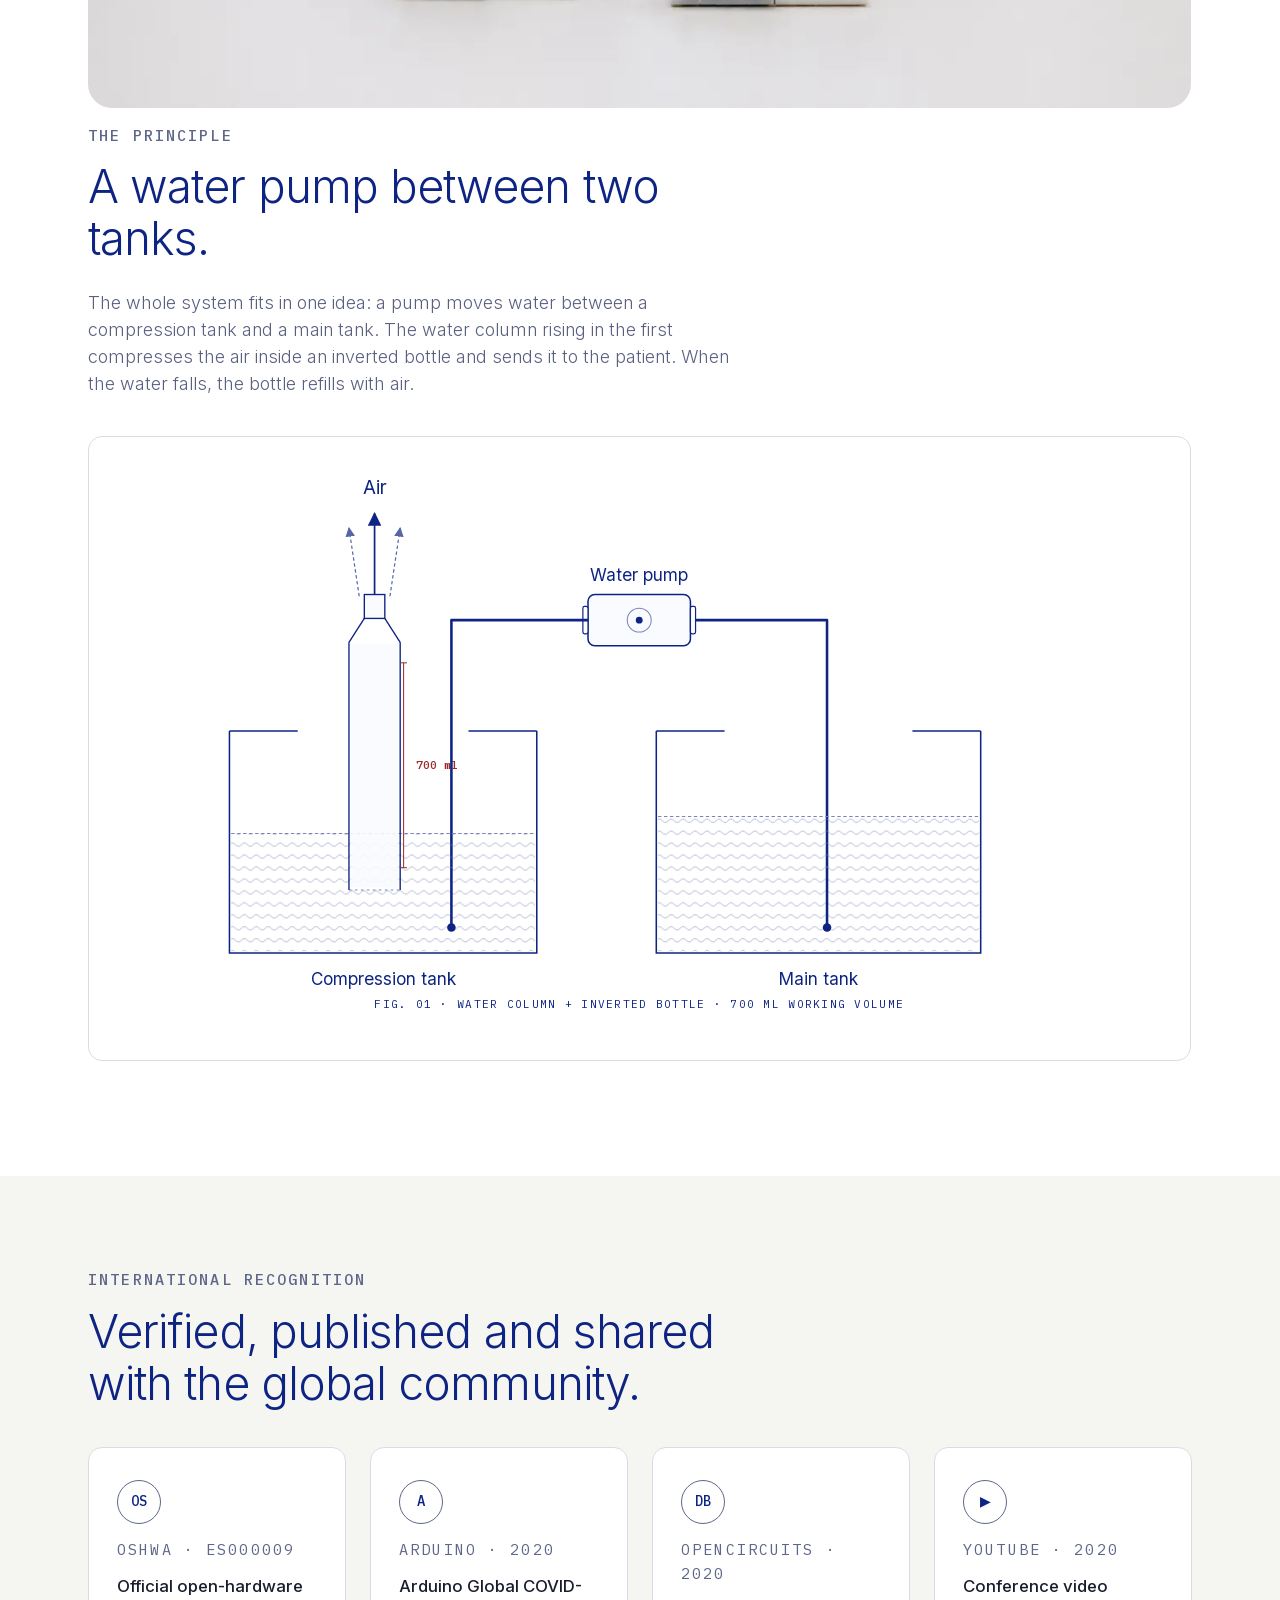
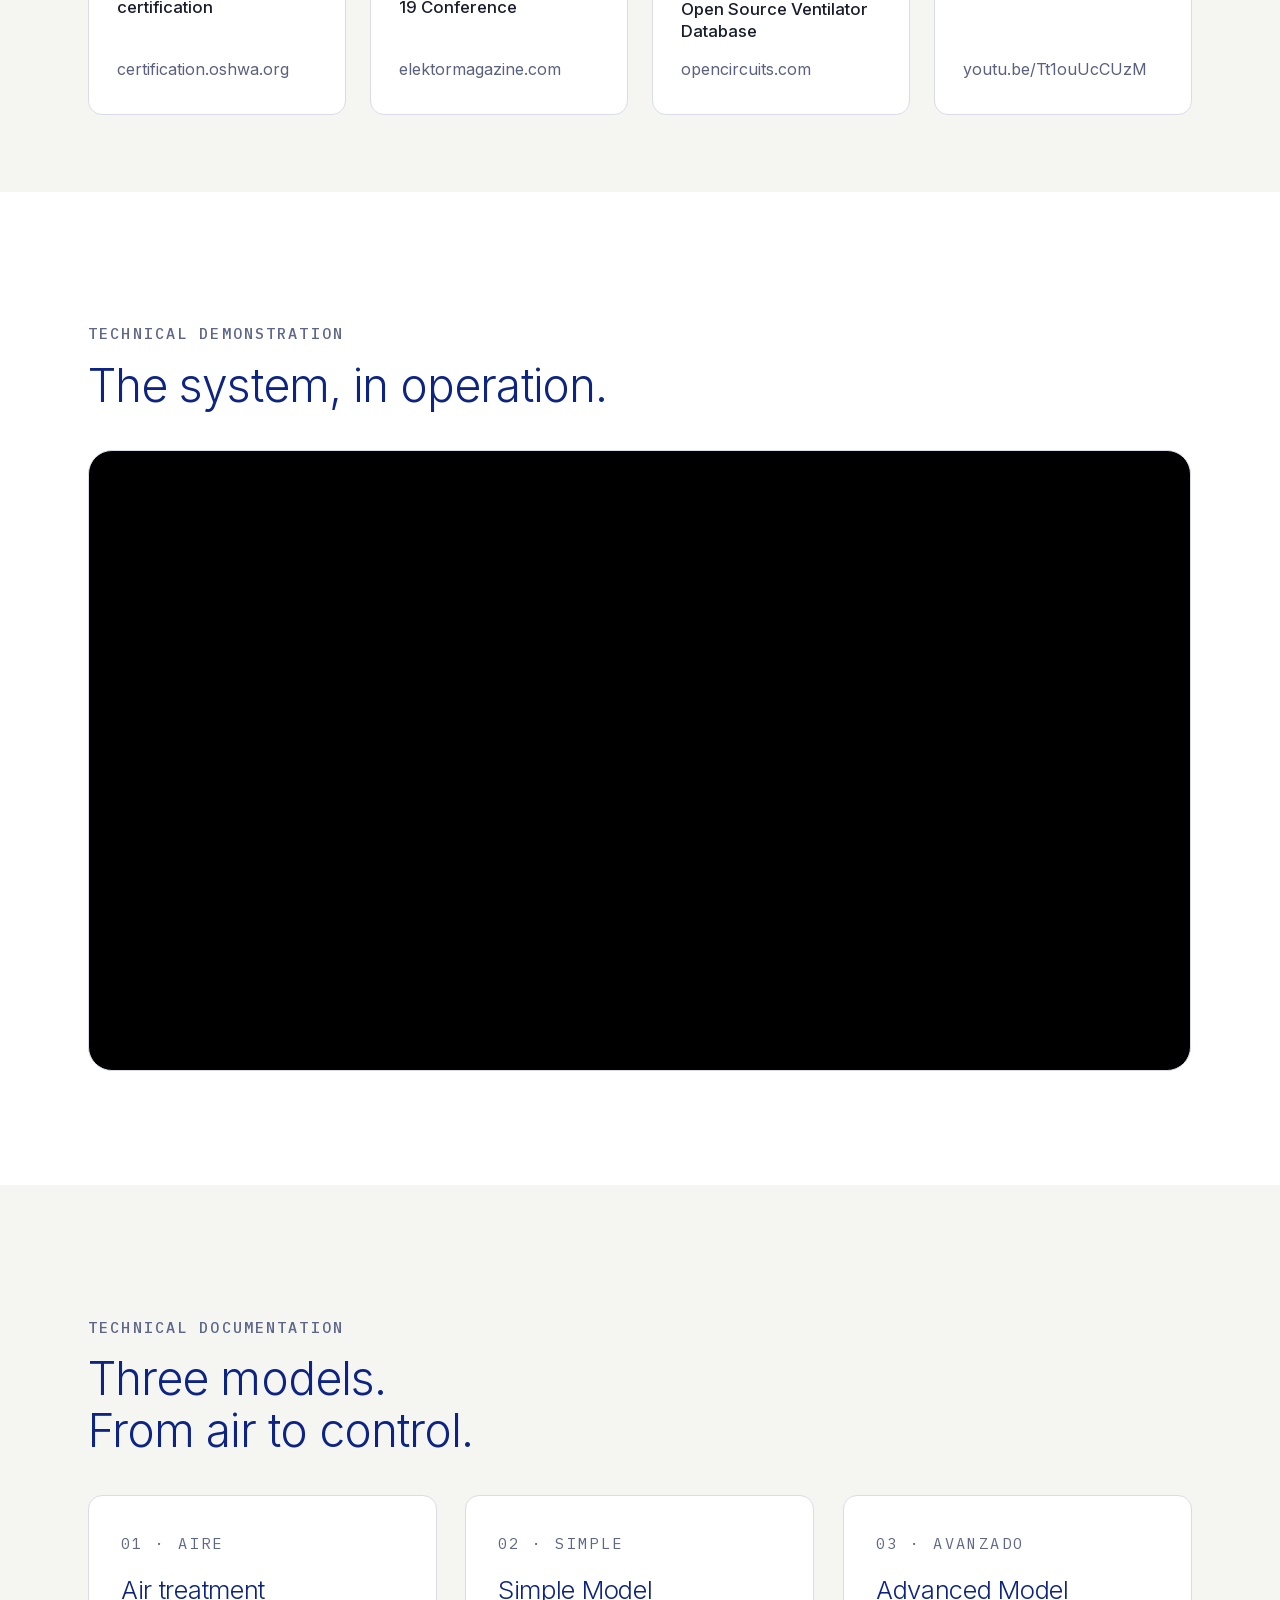
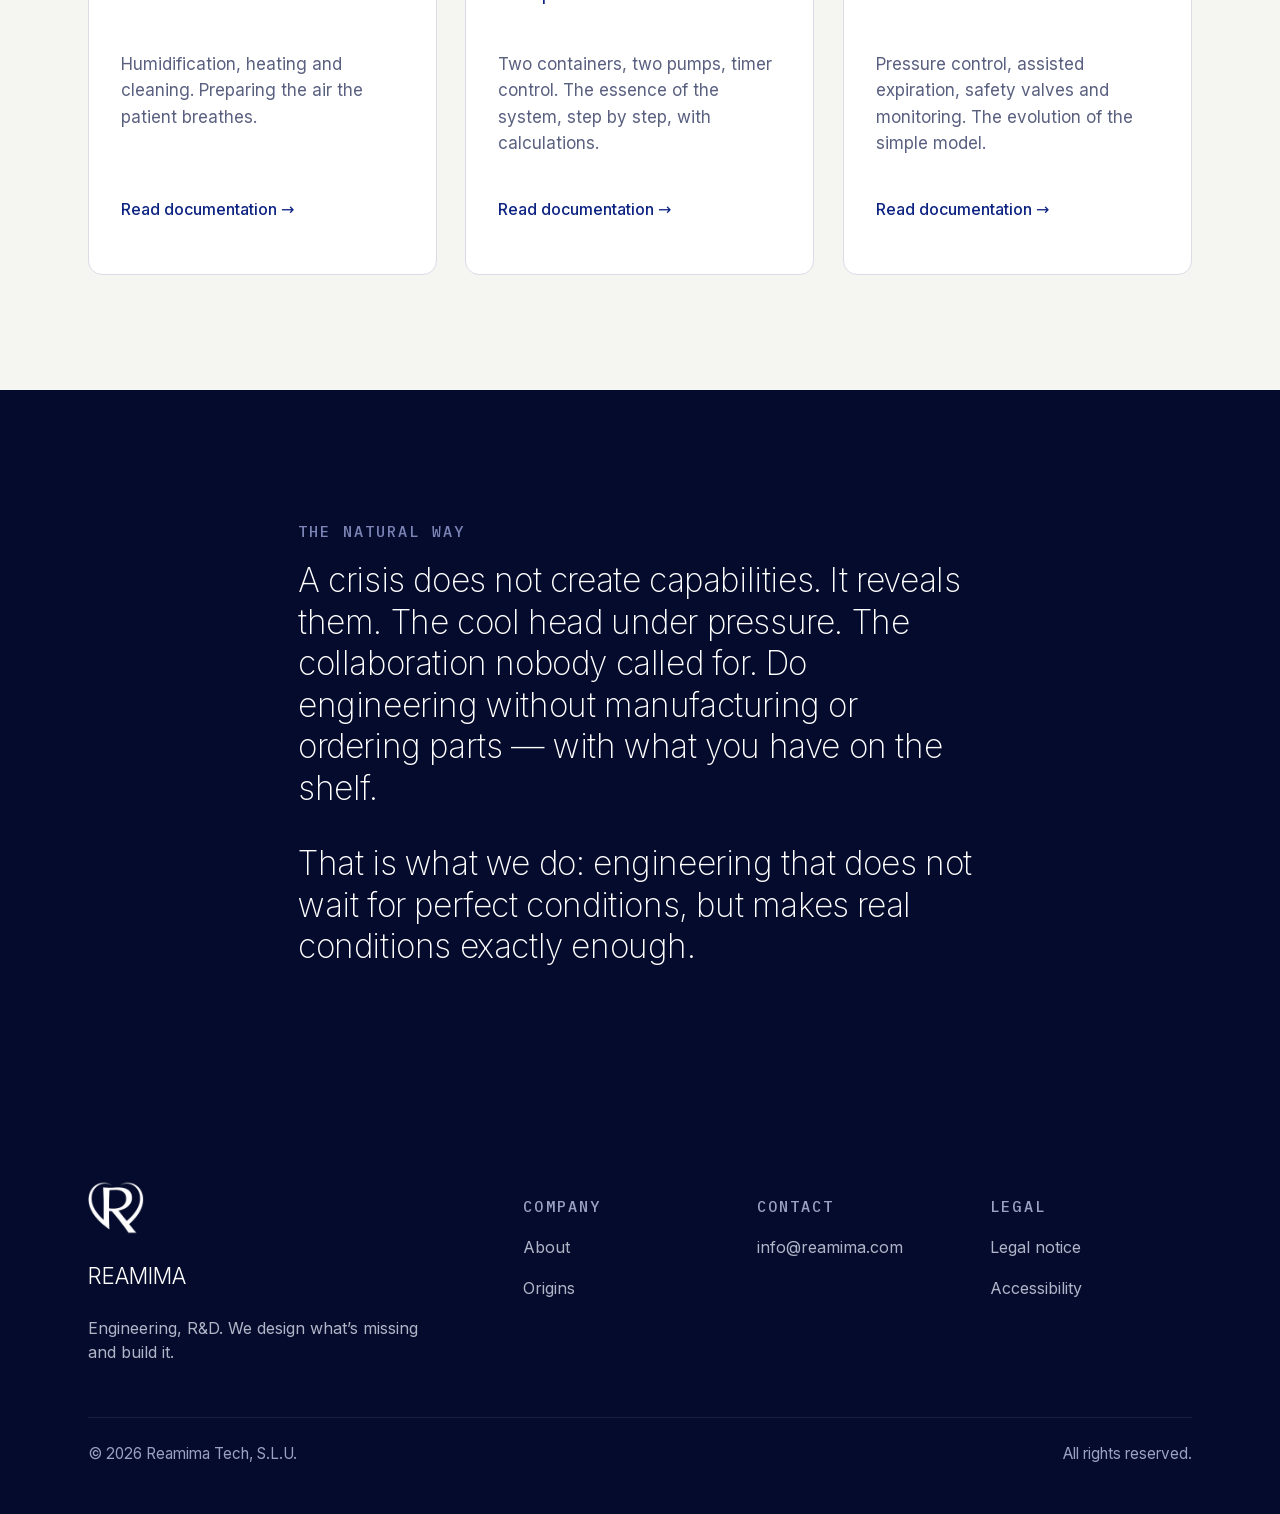
<file: origenes.html>
<!DOCTYPE html>
<html lang="es">
<head>
<meta charset="UTF-8" />
<meta name="viewport" content="width=device-width, initial-scale=1" />
<title>Respirador de emergencia de hardware abierto (2020) · REAMIMA</title>
<meta name="description" content="2020: REAMIMA diseña un respirador de emergencia con materiales de almacén. Hardware certificado por OSHWA" />
<link rel="canonical" href="https://www.reamima.com/origenes">
<meta name="robots" content="index,follow,max-image-preview:large">
<meta property="og:type" content="website">
<meta property="og:site_name" content="REAMIMA">
<meta property="og:locale" content="es_ES">
<meta property="og:title" content="Respirador de emergencia de hardware abierto (2020) · REAMIMA">
<meta property="og:description" content="2020: REAMIMA diseña un respirador de emergencia con materiales de almacén. Hardware certificado por OSHWA">
<meta property="og:url" content="https://www.reamima.com/origenes">
<meta property="og:image" content="https://www.reamima.com/img/og-reamima.jpg">
<meta property="og:image:width" content="1200">
<meta property="og:image:height" content="630">
<meta name="twitter:card" content="summary_large_image">
<meta name="twitter:title" content="Respirador de emergencia de hardware abierto (2020) · REAMIMA">
<meta name="twitter:description" content="2020: REAMIMA diseña un respirador de emergencia con materiales de almacén. Hardware certificado por OSHWA">
<meta name="twitter:image" content="https://www.reamima.com/img/og-reamima.jpg">
<script type="application/ld+json">{"@context": "https://schema.org", "@type": "BreadcrumbList", "itemListElement": [{"@type": "ListItem", "position": 1, "name": "Inicio", "item": "https://www.reamima.com/"}, {"@type": "ListItem", "position": 2, "name": "Orígenes", "item": "https://www.reamima.com/origenes"}]}</script>
<script type="application/ld+json">{"@context": "https://schema.org", "@type": "CreativeWork", "@id": "https://www.reamima.com/origenes#respirador", "name": "Respirador de emergencia de hardware abierto REAMIMA (2020)", "description": "Respirador de emergencia hecho con productos de almacén (bombas de agua, tuberías y un controlador PLC o Arduino). Certificado por OSHWA con el identificador ES000009.", "identifier": "ES000009", "dateCreated": "2020-04-07", "inLanguage": "es", "creator": {"@id": "https://www.reamima.com/#organizacion"}, "mainEntityOfPage": "https://www.reamima.com/origenes", "sameAs": "https://certification.oshwa.org/es000009.html", "license": ["https://creativecommons.org/licenses/by-sa/4.0/"]}</script>
<link rel="icon" type="image/x-icon" href="favicon/favicon.ico">
<link rel="icon" type="image/png" sizes="32x32" href="favicon/favicon-32x32.png">
<link rel="icon" type="image/png" sizes="16x16" href="favicon/favicon-16x16.png">
<link rel="apple-touch-icon" href="favicon/apple-touch-icon.png">
<meta name="theme-color" content="#050B2C">
<link rel="preload" href="fonts/inter-200-800-latin.woff2" as="font" type="font/woff2" crossorigin>
<link rel="stylesheet" href="_design-system.css">
<style>
  .or-hero {
    background: linear-gradient(180deg, #050B2C 0%, #0E2483 60%, #0E2483 100%);
    color: #EAEBF0;
    padding-top: clamp(120px, 14vw, 200px);
    padding-bottom: clamp(96px, 10vw, 160px);
    position: relative;
    overflow: hidden;
  }
  .or-hero::before {
    content: ""; position: absolute; inset: 0;
    background-image:
      linear-gradient(transparent 95%, rgba(255,255,255,.06) 95%),
      linear-gradient(90deg, transparent 95%, rgba(255,255,255,.06) 95%);
    background-size: 60px 60px;
    pointer-events: none; opacity: .4;
  }
  .or-hero__date { font-family: var(--rm-font-mono); font-size: var(--rm-fs-micro); letter-spacing: .2em; text-transform: uppercase; color: #C0C5DC; }
  .or-hero__title { font-family: var(--rm-font-display); font-weight: 200; font-size: clamp(2.6rem, 6vw, 5.8rem); line-height: 1.02; letter-spacing: -.025em; max-width: 16ch; }
  .or-hero__lead { color: #C0C5DC; max-width: 56ch; margin-top: 2rem; }

  .recognitions {
    display: grid; gap: 24px; grid-template-columns: 1fr;
  }
  @media (min-width: 760px) { .recognitions { grid-template-columns: repeat(2, 1fr); } }
  @media (min-width: 1100px) { .recognitions { grid-template-columns: repeat(4, 1fr); } }
  .rec {
    border: 1px solid var(--rm-line);
    border-radius: var(--rm-radius-md);
    padding: 32px 28px;
    background: var(--rm-paper);
    transition: border-color .25s var(--rm-ease), transform .25s var(--rm-ease);
    display: flex; flex-direction: column; gap: 14px;
    text-decoration: none;
    min-height: 220px;
  }
  .rec:hover { border-color: var(--rm-navy); transform: translateY(-2px); }
  .rec__seal {
    width: 44px; height: 44px;
    border-radius: 50%;
    border: 1px solid var(--rm-blue-grey);
    color: var(--rm-navy);
    display: flex; align-items: center; justify-content: center;
    font-family: var(--rm-font-mono); font-weight: 500; font-size: 14px;
  }
  .rec__year { font-family: var(--rm-font-mono); font-size: var(--rm-fs-micro); letter-spacing: .14em; color: var(--rm-blue-grey); text-transform: uppercase; }
  .rec__title { font-size: 1.05rem; font-weight: 500; color: var(--rm-text); line-height: 1.3; }
  .rec__source { font-size: var(--rm-fs-small); color: var(--rm-text-muted); margin-top: auto; word-break: break-word; }

  .modelos { display: grid; gap: 28px; grid-template-columns: 1fr; }
  @media (min-width: 880px) { .modelos { grid-template-columns: repeat(3, 1fr); } }
  .modelo {
    background: var(--rm-paper);
    border: 1px solid var(--rm-line);
    border-radius: var(--rm-radius-md);
    padding: 36px 32px;
    transition: border-color .25s var(--rm-ease), transform .25s var(--rm-ease), background .25s var(--rm-ease);
    text-decoration: none; color: inherit;
    display: flex; flex-direction: column;
    min-height: 320px;
  }
  .modelo:hover { border-color: var(--rm-navy); background: #FAFBFE; transform: translateY(-2px); }
  .modelo__num { font-family: var(--rm-font-mono); font-size: var(--rm-fs-micro); letter-spacing: .16em; text-transform: uppercase; color: var(--rm-blue-grey); }
  .modelo__title { font-size: clamp(1.4rem, 2vw, 1.8rem); font-weight: 300; color: var(--rm-navy); margin-top: 14px; letter-spacing: -.012em; }
  .modelo__desc { color: var(--rm-text-muted); margin-top: 16px; }
  .modelo__more { margin-top: auto; padding-top: 24px; color: var(--rm-navy); font-size: var(--rm-fs-small); font-weight: 500; }
  .modelo__more::after { content: " →"; transition: transform .3s var(--rm-ease); display: inline-block; }
  .modelo:hover .modelo__more::after { transform: translateX(3px); }

  .video-frame { aspect-ratio: 16/9; border-radius: var(--rm-radius-lg); overflow: hidden; background: #000; border: 1px solid var(--rm-line); }
  .video-frame iframe { width: 100%; height: 100%; border: 0; }
</style>
<script src="i18n.js"></script>
</head>
<body data-active-lang="es">
<a class="rm-skip" href="#main-content"><span data-lang="es">Saltar al contenido</span><span data-lang="en">Skip to content</span></a>

<nav class="rm-nav">
  <div class="rm-container rm-nav__inner">
    <a href="/" class="rm-nav__brand" aria-label="REAMIMA · Inicio"><img decoding="async" width="681" height="240" class="rm-nav__logo--dark" src="img/1_Reamima_transpa_Blanco.webp" alt="" /><img decoding="async" width="682" height="240" class="rm-nav__logo--light" src="img/Reamima_Solido_oscuro.webp" alt="" /></a>
    <div class="rm-nav__links">
      <a href="/sobre"><span data-lang="es">Sobre</span><span data-lang="en">About</span></a>
      <a href="/origenes" aria-current="page" style="color: var(--rm-navy);"><span data-lang="es">Orígenes</span><span data-lang="en">Origins</span></a>
      <a href="/contacta"><span data-lang="es">Contacta</span><span data-lang="en">Contact</span></a>
    </div>
    <div class="rm-lang"></div>
    <button class="rm-nav__toggle" aria-label="Menú" aria-expanded="false">
      <span></span><span></span><span></span>
    </button>
  </div>
</nav>
<main id="main-content">

<!-- HERO -->
<section class="or-hero">
  <div class="rm-container">
    <p class="or-hero__date rm-fade">Marzo · 2020</p>
    <h1 class="or-hero__title rm-fade rm-fade--d1" style="margin-top: 1.6rem;">
      <span data-lang="es">Cuando el mundo se detuvo,<br/>nosotros no.</span>
      <span data-lang="en">When the world stopped,<br/>we didn&rsquo;t.</span>
    </h1>
    <p class="rm-lead or-hero__lead rm-fade rm-fade--d2">
      <span data-lang="es">REAMIMA nació en las primeras semanas del confinamiento, diseñando un respirador de emergencia con materiales que cualquiera podía pedir desde casa: bombas de cualquier tienda de bricolaje, una placa con un controlador abierto (como Arduino) o un micro PLC, y unos sensores. Hardware abierto, libre, replicable.</span>
      <span data-lang="en">REAMIMA was born in the first weeks of lockdown, designing an emergency ventilator from materials anyone could order from home: off-the-shelf pumps from any hardware store, a board with an open controller (such as Arduino) or a micro PLC, and a few sensors. Open, free, replicable hardware.</span>
    </p>
  </div>
</section>

<!-- IMAGEN DE PORTADA · CONTEXTO -->
<section class="rm-section--tight" style="padding: 0; background: #050B2C;">
  <div class="rm-container">
    <figure class="rm-figure rm-fade" style="aspect-ratio: 3/2; margin: 0; border-radius: 0;">
      <img decoding="async" width="1280" height="853" src="img/1_reamima_Concepto_2.webp" alt="Ingeniera en laboratorio desarrollando REAMIMA — marzo 2020" loading="lazy" style="object-fit: cover;"/>
    </figure>
    <p class="rm-fade rm-fade--d1" style="font-family: var(--rm-font-mono); font-size: var(--rm-fs-micro); letter-spacing: .14em; color: #C0C5DC; text-transform: uppercase; padding: 18px 0 32px;">
      <span data-lang="es">Marzo 2020 · ingeniera en laboratorio desarrollando el primer prototipo</span>
      <span data-lang="en">March 2020 · engineer in laboratory developing the first prototype</span>
    </p>
  </div>
</section>

<!-- NARRATIVA -->
<section class="rm-section rm-section--paper">
  <div class="rm-container rm-stack-lg">
    <p class="rm-eyebrow rm-fade">
      <span data-lang="es">El proyecto</span>
      <span data-lang="en">The project</span>
    </p>
    <p class="rm-h2 rm-fade rm-fade--d1" style="font-weight: 300; color: var(--rm-navy);">
      <span data-lang="es">Construir un respirador<br/>con materiales de almacén.</span>
      <span data-lang="en">Building a ventilator<br/>from off-the-shelf materials.</span>
    </p>
    <p class="rm-lead">
      <span data-lang="es">REAMIMA es el diseño de hardware abierto y libre para que cualquiera pueda ayudar construyendo respiradores con materiales fáciles de conseguir, sin necesidad de una línea de aire comprimido.</span>
      <span data-lang="en">REAMIMA is the open and free hardware design so that anyone can help by building ventilators with easily available materials, without needing a compressed-air line.</span>
    </p>
    <p>
      <span data-lang="es">El primer prototipo se montó con botellas vacías, un recipiente de plástico, dos bombas de agua estándar, de las que hay en cualquier tienda de bricolaje, y electrónica que cualquiera podía comprar en Amazon o tiendas de componentes. La idea era poder ir a un almacén de bricolaje y tener el material necesario para hacer un respirador. En palabras simples: el respirador que construiría <em>McGyver</em>.</span>
      <span data-lang="en">The first prototype was assembled with empty bottles, a plastic container, two standard water pumps, the kind found in any hardware store, and electronics that anyone could buy on Amazon or at electronics stores. The idea was to walk into a hardware store and find everything needed to build a ventilator. In simple words: the ventilator <em>McGyver</em> would build.</span>
    </p>
    <p>
      <span data-lang="es">El diseño se basa en el uso de columnas de agua para producir el intercambio gaseoso en el pulmón de una forma sencilla. En una emergencia, como la del Coronavirus, era necesario poder construir rápidamente equipos con fiabilidad suficiente, sin tener que desarrollar material nuevo que necesitase muchas horas de validación.</span>
      <span data-lang="en">The design is based on the use of water columns to produce gas exchange in the lung in a simple way. In an emergency, as we faced with the Coronavirus, it was necessary to build reliable-enough equipment quickly, without developing new material that would need many hours of validation.</span>
    </p>
    <p>
      <span data-lang="es">Lo más importante: con muy pocos conocimientos cualquiera podía montar un pequeño respirador. Esa era — y sigue siendo — la apuesta de REAMIMA: ingeniería seria que llega a las manos de quien la necesita.</span>
      <span data-lang="en">Most importantly: with very little knowledge anyone could assemble a small ventilator. That was — and remains — REAMIMA&rsquo;s wager: serious engineering that reaches the hands of whoever needs it.</span>
    </p>
  </div>
</section>

<!-- IMAGEN ENTRE PROYECTO Y PRINCIPIO -->
<section class="rm-section--tight" style="padding: 0;">
  <div class="rm-container">
    <figure class="rm-figure rm-fade" style="aspect-ratio: 3/2; margin: 0;">
      <img decoding="async" width="1280" height="853" src="img/1_reamima_Concepto_1.webp" alt="" loading="lazy" style="width: 100%; height: 100%; object-fit: cover;" />
    </figure>
  </div>
</section>

<!-- PRINCIPIO · DIAGRAMA CANÓNICO -->
<section class="rm-section rm-section--paper" style="padding-top: 0;">
  <div class="rm-container">
    <p class="rm-eyebrow rm-fade" style="margin-bottom: 14px;">
      <span data-lang="es">El principio</span>
      <span data-lang="en">The principle</span>
    </p>
    <h2 class="rm-h1 rm-fade rm-fade--d1" style="font-weight: 300; color: var(--rm-navy); max-width: 24ch; margin-bottom: 1.6rem;">
      <span data-lang="es">Una bomba de agua entre dos depósitos.</span>
      <span data-lang="en">A water pump between two tanks.</span>
    </h2>
    <p class="rm-lead rm-muted rm-fade rm-fade--d2" style="max-width: 60ch; margin-bottom: 2.4rem;">
      <span data-lang="es">El sistema completo cabe en una idea: una bomba mueve agua entre un depósito de compresión y un depósito principal. La columna de agua que sube en el primero comprime el aire de una botella invertida y lo envía al paciente. Cuando el agua baja, la botella se vuelve a llenar de aire.</span>
      <span data-lang="en">The whole system fits in one idea: a pump moves water between a compression tank and a main tank. The water column rising in the first compresses the air inside an inverted bottle and sends it to the patient. When the water falls, the bottle refills with air.</span>
    </p>

    <div class="rm-diagram rm-fade rm-fade--d3">
      <svg viewBox="0 0 1200 640" xmlns="http://www.w3.org/2000/svg" role="img" aria-labelledby="title-principio">
        <title id="title-principio">Bomba de agua entre depósito de compresión y depósito principal</title>
        <defs>
          <pattern id="waterP" x="0" y="0" width="14" height="14" patternUnits="userSpaceOnUse">
            <path d="M0 7 Q3.5 3 7 7 T14 7" fill="none" stroke="#7C84B6" stroke-width=".9" opacity=".7"/>
          </pattern>
          <marker id="airArrowP" viewBox="0 0 10 10" refX="9" refY="5" markerWidth="8" markerHeight="8" orient="auto-start-reverse">
            <path d="M 0 0 L 10 5 L 0 10 z" fill="#0E2483"/>
          </marker>
        </defs>

        <!-- ============== BOMBA DE AGUA (centrada arriba) ============== -->
        <g transform="translate(540,140)">
          <!-- carcasa principal -->
          <rect x="0" y="0" width="120" height="60" rx="8" fill="#FAFBFE" stroke="#0E2483" stroke-width="1.8"/>
          <rect x="-6" y="14" width="6" height="32" rx="2" fill="#fff" stroke="#0E2483" stroke-width="1.4"/>
          <rect x="120" y="14" width="6" height="32" rx="2" fill="#fff" stroke="#0E2483" stroke-width="1.4"/>
          <circle cx="60" cy="30" r="14" fill="none" stroke="#7C84B6" stroke-width="1.2"/>
          <circle cx="60" cy="30" r="4" fill="#0E2483"/>
          <!-- etiqueta ENCIMA de la bomba, centrada -->
          <text data-lang="es" x="60" y="-16" font-family="Inter, sans-serif" font-size="20" font-weight="400" fill="#0E2483" text-anchor="middle">Bomba de agua</text>
          <text data-lang="en" x="60" y="-16" font-family="Inter, sans-serif" font-size="20" font-weight="400" fill="#0E2483" text-anchor="middle">Water pump</text>
        </g>

        <!-- Tubería izquierda: bomba → depósito compresión (sumergida) -->
        <path d="M 540,170 L 380,170 L 380,460" fill="none" stroke="#0E2483" stroke-width="3" stroke-linejoin="round"/>
        <!-- Tubería derecha: bomba → depósito principal (sumergida) -->
        <path d="M 666,170 L 820,170 L 820,460" fill="none" stroke="#0E2483" stroke-width="3" stroke-linejoin="round"/>

        <!-- ============== DEPÓSITO COMPRESIÓN (izquierda) ============== -->
        <g transform="translate(120,300)">
          <!-- caja del depósito (abierta arriba en el centro) -->
          <path d="M 0,0 L 0,260 L 360,260 L 360,0" fill="none" stroke="#0E2483" stroke-width="1.8"/>
          <line x1="0" y1="0" x2="80" y2="0" stroke="#0E2483" stroke-width="1.8"/>
          <line x1="280" y1="0" x2="360" y2="0" stroke="#0E2483" stroke-width="1.8"/>
          <!-- agua -->
          <rect x="2" y="120" width="356" height="138" fill="url(#waterP)"/>
          <line x1="2" y1="120" x2="358" y2="120" stroke="#7C84B6" stroke-width="1.2" stroke-dasharray="4 3"/>

          <!-- BOTELLA INVERTIDA: cuerpo ABIERTO POR ABAJO (sin tapa inferior) -->
          <g transform="translate(120,-160)">
            <!-- cuello (boca arriba — salida de aire) -->
            <rect x="38" y="0" width="24" height="28" fill="#FAFBFE" stroke="#0E2483" stroke-width="1.6"/>
            <line x1="38" y1="28" x2="20" y2="56" stroke="#0E2483" stroke-width="1.6"/>
            <line x1="62" y1="28" x2="80" y2="56" stroke="#0E2483" stroke-width="1.6"/>
            <!-- cuerpo de la botella · ABIERTA por abajo (sólo paredes + tapa superior implícita) -->
            <line x1="20" y1="56" x2="20" y2="346" stroke="#0E2483" stroke-width="1.6"/>
            <line x1="80" y1="56" x2="80" y2="346" stroke="#0E2483" stroke-width="1.6"/>
            <!-- línea inferior abierta: marca punteada del borde inferior abierto -->
            <line x1="20" y1="346" x2="80" y2="346" stroke="#0E2483" stroke-width="1.2" stroke-dasharray="3 4" opacity=".55"/>
            <!-- relleno suave del aire dentro (la botella sólo contiene aire en el dibujo) -->
            <rect x="22" y="58" width="56" height="285" fill="#FAFBFE" opacity=".9"/>

            <!-- Anotación 700 ml (volumen de trabajo del aire dentro de la botella) -->
            <line x1="84" y1="80" x2="84" y2="320" stroke="#9C2B2B" stroke-width="1.2"/>
            <line x1="80" y1="80" x2="88" y2="80" stroke="#9C2B2B" stroke-width="1.2"/>
            <line x1="80" y1="320" x2="88" y2="320" stroke="#9C2B2B" stroke-width="1.2"/>
            <text x="98" y="204" font-family="IBM Plex Mono, monospace" font-size="14" fill="#9C2B2B" font-weight="500">700 ml</text>

            <!-- Flechas de aire SALIENDO desde la TAPA SUPERIOR (cuello) — SOLO desde arriba -->
            <line x1="50" y1="0" x2="50" y2="-95" stroke="#0E2483" stroke-width="2" marker-end="url(#airArrowP)"/>
            <line x1="32" y1="2" x2="20" y2="-78" stroke="#0E2483" stroke-width="1.4" stroke-dasharray="4 3" opacity=".7" marker-end="url(#airArrowP)"/>
            <line x1="68" y1="2" x2="80" y2="-78" stroke="#0E2483" stroke-width="1.4" stroke-dasharray="4 3" opacity=".7" marker-end="url(#airArrowP)"/>

            <!-- Etiqueta AIRE — encima de las flechas, lejos del título -->
            <text data-lang="es" x="50" y="-118" font-family="Inter, sans-serif" font-size="22" font-weight="400" fill="#0E2483" text-anchor="middle">Aire</text>
            <text data-lang="en" x="50" y="-118" font-family="Inter, sans-serif" font-size="22" font-weight="400" fill="#0E2483" text-anchor="middle">Air</text>
          </g>

          <!-- Tubería de bomba bajando dentro del depósito (sumergida bajo el agua) -->
          <line x1="260" y1="160" x2="260" y2="230" stroke="#0E2483" stroke-width="3"/>
          <circle cx="260" cy="230" r="5" fill="#0E2483"/>

          <text data-lang="es" x="180" y="298" font-family="Inter, sans-serif" font-size="20" font-weight="400" fill="#0E2483" text-anchor="middle">Depósito de compresión</text>
          <text data-lang="en" x="180" y="298" font-family="Inter, sans-serif" font-size="20" font-weight="400" fill="#0E2483" text-anchor="middle">Compression tank</text>
        </g>

        <!-- ============== DEPÓSITO PRINCIPAL (derecha) ============== -->
        <g transform="translate(620,300)">
          <path d="M 0,0 L 0,260 L 380,260 L 380,0" fill="none" stroke="#0E2483" stroke-width="1.8"/>
          <line x1="0" y1="0" x2="80" y2="0" stroke="#0E2483" stroke-width="1.8"/>
          <line x1="300" y1="0" x2="380" y2="0" stroke="#0E2483" stroke-width="1.8"/>
          <!-- agua -->
          <rect x="2" y="100" width="376" height="158" fill="url(#waterP)"/>
          <line x1="2" y1="100" x2="378" y2="100" stroke="#7C84B6" stroke-width="1.2" stroke-dasharray="4 3"/>

          <!-- Tubería de bomba bajando dentro (sumergida) -->
          <line x1="200" y1="160" x2="200" y2="230" stroke="#0E2483" stroke-width="3"/>
          <circle cx="200" cy="230" r="5" fill="#0E2483"/>

          <text data-lang="es" x="190" y="298" font-family="Inter, sans-serif" font-size="20" font-weight="400" fill="#0E2483" text-anchor="middle">Depósito principal</text>
          <text data-lang="en" x="190" y="298" font-family="Inter, sans-serif" font-size="20" font-weight="400" fill="#0E2483" text-anchor="middle">Main tank</text>
        </g>

        <!-- Pie de figura -->
        <text data-lang="es" x="600" y="624" font-family="IBM Plex Mono, monospace" font-size="13" fill="#0E2483" text-anchor="middle" letter-spacing="1.5">FIG. 01 · COLUMNA DE AGUA + BOTELLA INVERTIDA · VOLUMEN DE TRABAJO 700 ML</text>
        <text data-lang="en" x="600" y="624" font-family="IBM Plex Mono, monospace" font-size="13" fill="#0E2483" text-anchor="middle" letter-spacing="1.5">FIG. 01 · WATER COLUMN + INVERTED BOTTLE · 700 ML WORKING VOLUME</text>
      </svg>
    </div>
  </div>
</section>

<!-- RECONOCIMIENTOS -->
<section class="rm-section rm-section--stone rm-section--tight">
  <div class="rm-container">
    <p class="rm-eyebrow rm-fade" style="margin-bottom: 14px;">
      <span data-lang="es">Reconocimientos internacionales</span>
      <span data-lang="en">International recognition</span>
    </p>
    <h2 class="rm-h1 rm-fade rm-fade--d1" style="font-weight: 300; color: var(--rm-navy); max-width: 22ch; margin-bottom: 2.4rem;">
      <span data-lang="es">Verificado, publicado y compartido con la comunidad global.</span>
      <span data-lang="en">Verified, published and shared with the global community.</span>
    </h2>
    <div class="recognitions">
      <a class="rec rm-fade" href="https://certification.oshwa.org/es000009.html" target="_blank" rel="noopener">
        <span class="rec__seal">OS</span>
        <span class="rec__year">OSHWA · ES000009</span>
        <span class="rec__title">
          <span data-lang="es">Certificación oficial de hardware abierto</span>
          <span data-lang="en">Official open-hardware certification</span>
        </span>
        <span class="rec__source">certification.oshwa.org</span>
      </a>
      <a class="rec rm-fade rm-fade--d1" href="https://www.elektormagazine.com/news/combating-covid-19-conference" target="_blank" rel="noopener">
        <span class="rec__seal">A</span>
        <span class="rec__year">Arduino · 2020</span>
        <span class="rec__title">
          <span data-lang="es">Arduino Global COVID-19 Conference</span>
          <span data-lang="en">Arduino Global COVID-19 Conference</span>
        </span>
        <span class="rec__source">elektormagazine.com</span>
      </a>
      <a class="rec rm-fade rm-fade--d2" href="https://opencircuits.com/index.php?title=Open_source_ventilator" target="_blank" rel="noopener">
        <span class="rec__seal">DB</span>
        <span class="rec__year">OpenCircuits · 2020</span>
        <span class="rec__title">
          <span data-lang="es">Open Source Ventilator Database</span>
          <span data-lang="en">Open Source Ventilator Database</span>
        </span>
        <span class="rec__source">opencircuits.com</span>
      </a>
      <a class="rec rm-fade rm-fade--d3" href="https://www.youtube.com/watch?v=Tt1ouUcCUzM&t=1245s" target="_blank" rel="noopener">
        <span class="rec__seal">▶</span>
        <span class="rec__year">YouTube · 2020</span>
        <span class="rec__title">
          <span data-lang="es">Vídeo de la conferencia</span>
          <span data-lang="en">Conference video</span>
        </span>
        <span class="rec__source">youtu.be/Tt1ouUcCUzM</span>
      </a>
    </div>
  </div>
</section>

<!-- VÍDEO -->
<section class="rm-section rm-section--paper">
  <div class="rm-container">
    <p class="rm-eyebrow rm-fade" style="margin-bottom: 14px;">
      <span data-lang="es">Demostración técnica</span>
      <span data-lang="en">Technical demonstration</span>
    </p>
    <h2 class="rm-h1 rm-fade rm-fade--d1" style="font-weight: 300; color: var(--rm-navy); max-width: 22ch; margin-bottom: 2.4rem;">
      <span data-lang="es">El sistema, en funcionamiento.</span>
      <span data-lang="en">The system, in operation.</span>
    </h2>
    <div class="video-frame rm-fade rm-fade--d2">
      <iframe src="https://www.youtube.com/embed/1Ll0FWiRkAw" title="REAMIMA — demostración técnica" allow="accelerometer; autoplay; clipboard-write; encrypted-media; gyroscope; picture-in-picture" allowfullscreen></iframe>
    </div>
  </div>
</section>

<!-- LOS TRES MODELOS -->
<section class="rm-section rm-section--stone">
  <div class="rm-container">
    <p class="rm-eyebrow rm-fade" style="margin-bottom: 14px;">
      <span data-lang="es">Documentación técnica</span>
      <span data-lang="en">Technical documentation</span>
    </p>
    <h2 class="rm-h1 rm-fade rm-fade--d1" style="font-weight: 300; color: var(--rm-navy); max-width: 22ch; margin-bottom: 2.4rem;">
      <span data-lang="es">Tres modelos.<br/>Del aire al control.</span>
      <span data-lang="en">Three models.<br/>From air to control.</span>
    </h2>
    <div class="modelos">
      <a class="modelo rm-fade" href="/origenes-tratamiento-aire">
        <span class="modelo__num">01 · Aire</span>
        <h3 class="modelo__title">
          <span data-lang="es">Tratamiento del aire</span>
          <span data-lang="en">Air treatment</span>
        </h3>
        <p class="modelo__desc">
          <span data-lang="es">Humectación, calentamiento y limpieza. La preparación del aire que el paciente respira.</span>
          <span data-lang="en">Humidification, heating and cleaning. Preparing the air the patient breathes.</span>
        </p>
        <p class="modelo__more">
          <span data-lang="es">Leer documentación</span>
          <span data-lang="en">Read documentation</span>
        </p>
      </a>
      <a class="modelo rm-fade rm-fade--d1" href="/origenes-simple">
        <span class="modelo__num">02 · Simple</span>
        <h3 class="modelo__title">
          <span data-lang="es">Modelo Simple</span>
          <span data-lang="en">Simple Model</span>
        </h3>
        <p class="modelo__desc">
          <span data-lang="es">Dos recipientes, dos bombas, control por temporizadores. La esencia del sistema, paso a paso, con cálculos.</span>
          <span data-lang="en">Two containers, two pumps, timer control. The essence of the system, step by step, with calculations.</span>
        </p>
        <p class="modelo__more">
          <span data-lang="es">Leer documentación</span>
          <span data-lang="en">Read documentation</span>
        </p>
      </a>
      <a class="modelo rm-fade rm-fade--d2" href="/origenes-avanzado">
        <span class="modelo__num">03 · Avanzado</span>
        <h3 class="modelo__title">
          <span data-lang="es">Modelo Avanzado</span>
          <span data-lang="en">Advanced Model</span>
        </h3>
        <p class="modelo__desc">
          <span data-lang="es">Control de presión, expiración asistida, válvulas de seguridad y monitorización. La evolución del modelo simple.</span>
          <span data-lang="en">Pressure control, assisted expiration, safety valves and monitoring. The evolution of the simple model.</span>
        </p>
        <p class="modelo__more">
          <span data-lang="es">Leer documentación</span>
          <span data-lang="en">Read documentation</span>
        </p>
      </a>
    </div>
  </div>
</section>

<!-- CIERRE -->
<section class="rm-section rm-section--ink">
  <div class="rm-container rm-narrow">
    <p class="rm-eyebrow rm-fade">
      <span data-lang="es">La forma natural</span>
      <span data-lang="en">The natural way</span>
    </p>
    <p class="rm-quote rm-fade rm-fade--d1" style="color: #fff; margin-top: 1rem;">
      <span data-lang="es">Una crisis no crea capacidades. Las revela. La cabeza fría bajo presión. La colaboración que nadie convocó. Haz ingeniería sin fabricar ni pedir piezas, con lo que tengas en la estantería.</span>
      <span data-lang="en">A crisis does not create capabilities. It reveals them. The cool head under pressure. The collaboration nobody called for. Do engineering without manufacturing or ordering parts — with what you have on the shelf.</span>
    </p>
    <p class="rm-quote rm-fade rm-fade--d2" style="color: #fff; margin-top: 1.6rem;">
      <span data-lang="es">Eso es lo que hacemos: ingeniería que no espera las condiciones perfectas, sino que hace que las condiciones reales sean exactamente suficientes.</span>
      <span data-lang="en">That is what we do: engineering that does not wait for perfect conditions, but makes real conditions exactly enough.</span>
    </p>
  </div>
</section>

<!-- FOOTER -->
</main>

<footer class="rm-foot">
  <div class="rm-container">
    <div class="rm-foot__grid">
      <div>
        <a href="/" aria-label="REAMIMA · Inicio"><img decoding="async" width="256" height="256" class="rm-foot__logo" src="img/reamima-logo-blanco.webp" alt="" /></a>
        <p class="rm-foot__brand">REAMIMA</p>
        <p style="margin-top: 12px; max-width: 36ch;">
          <span data-lang="es">Ingeniería, I+D+i. Pensamos lo que falta y lo construimos.</span>
          <span data-lang="en">Engineering, R&amp;D. We design what&rsquo;s missing and build it.</span>
        </p>
      </div>
      <div>
        <p class="rm-eyebrow" style="margin-bottom: 14px;"><span data-lang="es">Empresa</span><span data-lang="en">Company</span></p>
        <p><a href="/sobre"><span data-lang="es">Sobre REAMIMA</span><span data-lang="en">About</span></a></p>
        <p><a href="/origenes"><span data-lang="es">Orígenes</span><span data-lang="en">Origins</span></a></p>
      </div>
      <div>
        <p class="rm-eyebrow" style="margin-bottom: 14px;"><span data-lang="es">Contacto</span><span data-lang="en">Contact</span></p>
        <p><a href="/contacta">info@reamima.com</a></p>
      </div>
      <div>
        <p class="rm-eyebrow" style="margin-bottom: 14px;">Legal</p>
        <p><a href="/legal"><span data-lang="es">Aviso legal</span><span data-lang="en">Legal notice</span></a></p>
        <p><a href="/accesibilidad"><span data-lang="es">Accesibilidad</span><span data-lang="en">Accessibility</span></a></p>
      </div>
    </div>
    <div class="rm-foot__legal">
      <span>© 2026 Reamima Tech, S.L.U.</span>
      <span><span data-lang="es">Todos los derechos reservados.</span><span data-lang="en">All rights reserved.</span></span>
    </div>
  </div>
</footer>

<script>
  (function(){
    const els = document.querySelectorAll('.rm-fade');
    if (!('IntersectionObserver' in window) || !els.length) {
      els.forEach(e => e.classList.add('is-visible'));
      return;
    }
    const io = new IntersectionObserver((entries) => {
      entries.forEach(e => {
        if (e.isIntersecting) { e.target.classList.add('is-visible'); io.unobserve(e.target); }
      });
    }, { threshold: 0.12, rootMargin: '0px 0px -8% 0px' });
    els.forEach(e => io.observe(e));
  })();
  (function(){
    var toggle = document.querySelector('.rm-nav__toggle');
    var links = document.querySelector('.rm-nav__links');
    if (!toggle || !links) return;
    toggle.addEventListener('click', function() {
      var open = links.classList.toggle('is-open');
      toggle.classList.toggle('is-open', open);
      toggle.setAttribute('aria-expanded', String(open));
      if (open) { var fl = links.querySelector('a'); if (fl) fl.focus(); }
    });
    document.addEventListener('click', function(e) {
      if (!toggle.contains(e.target) && !links.contains(e.target)) {
        links.classList.remove('is-open');
        toggle.classList.remove('is-open');
        toggle.setAttribute('aria-expanded', 'false');
      }
    });
  })();
</script>

</body>
</html>
</file>
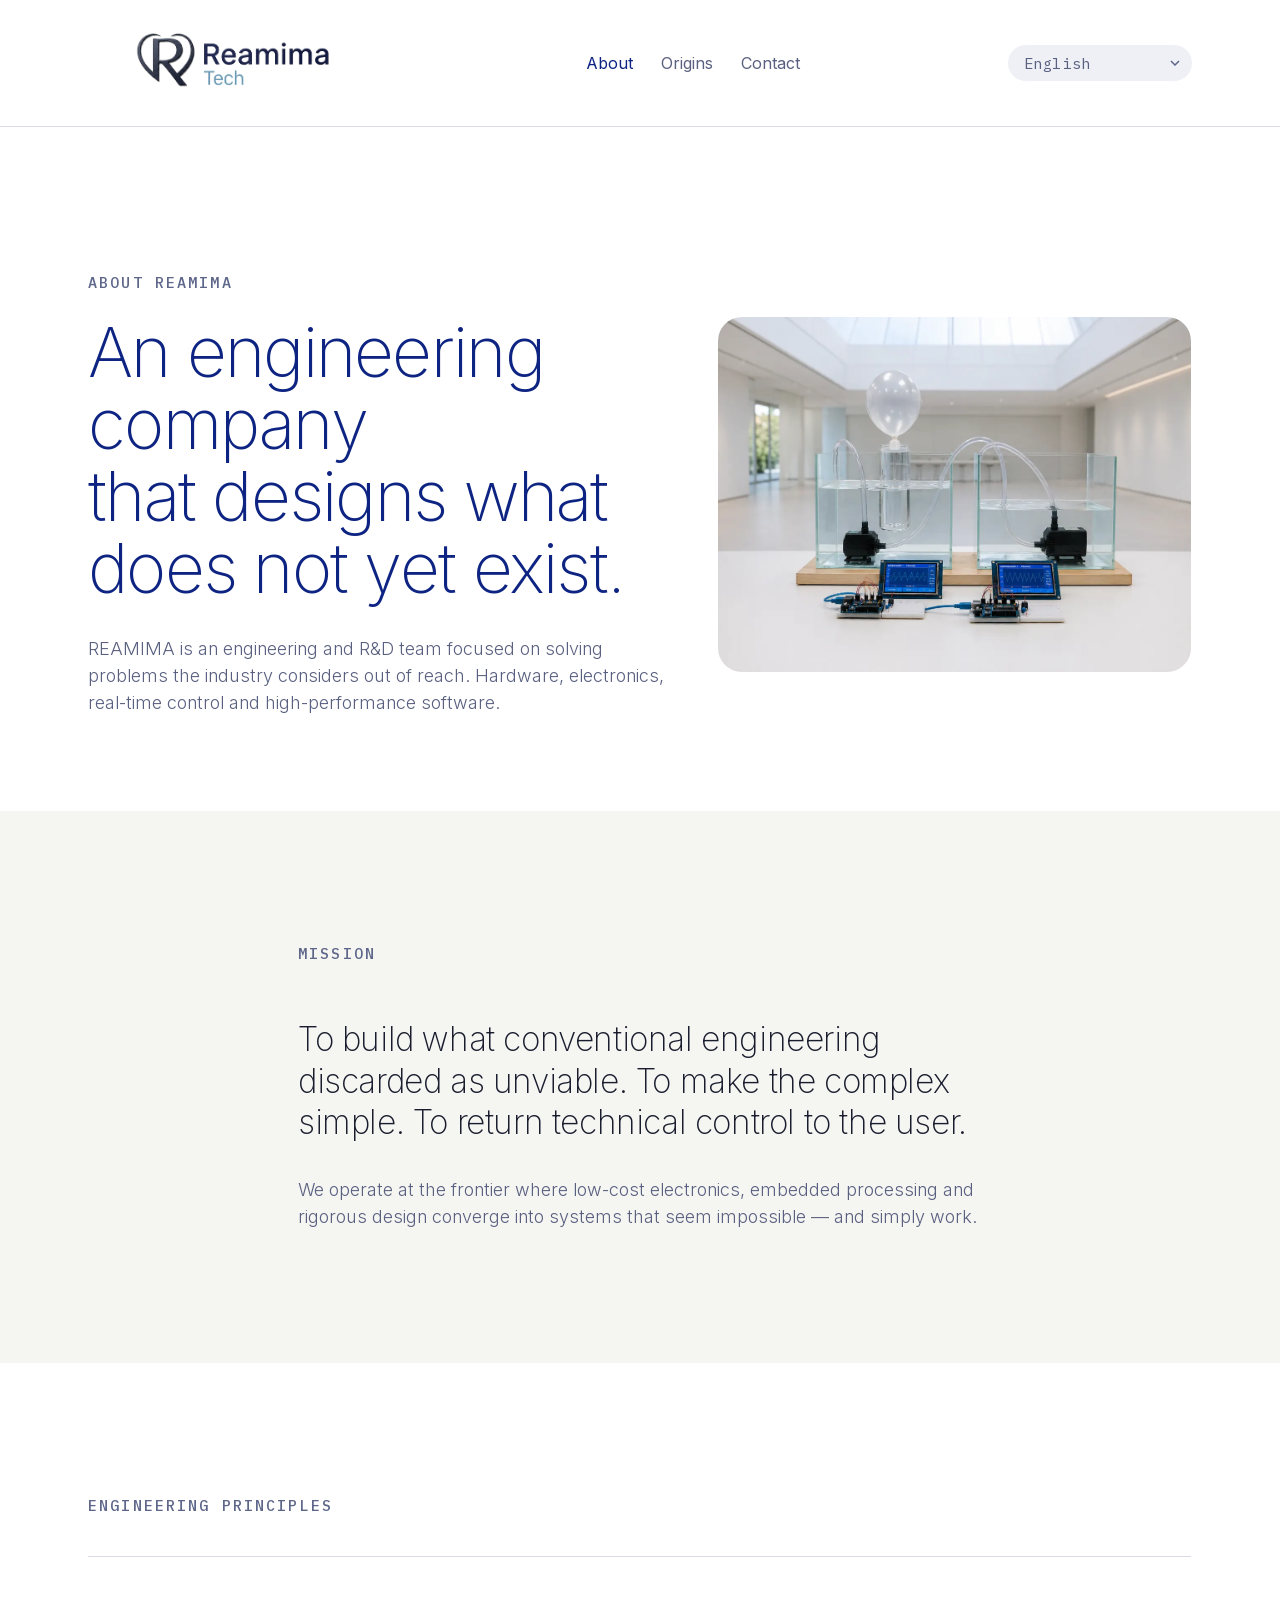
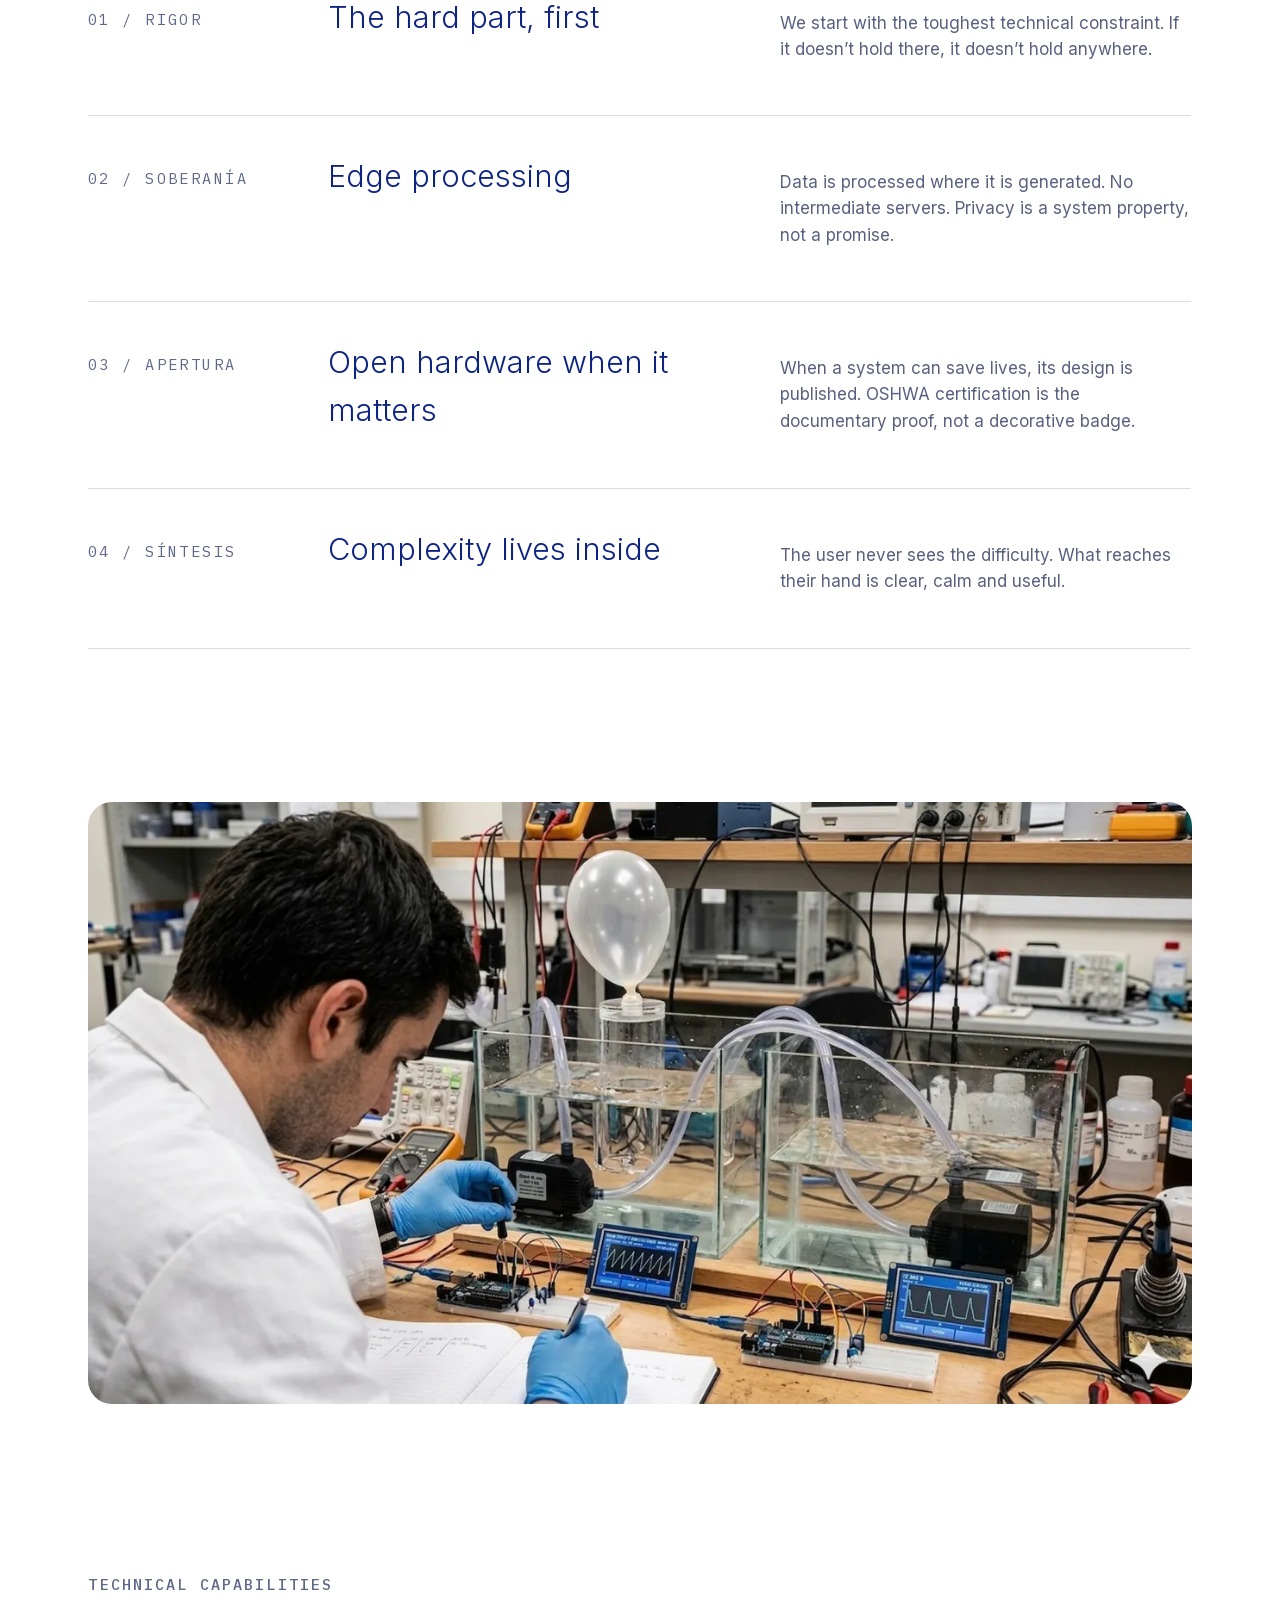
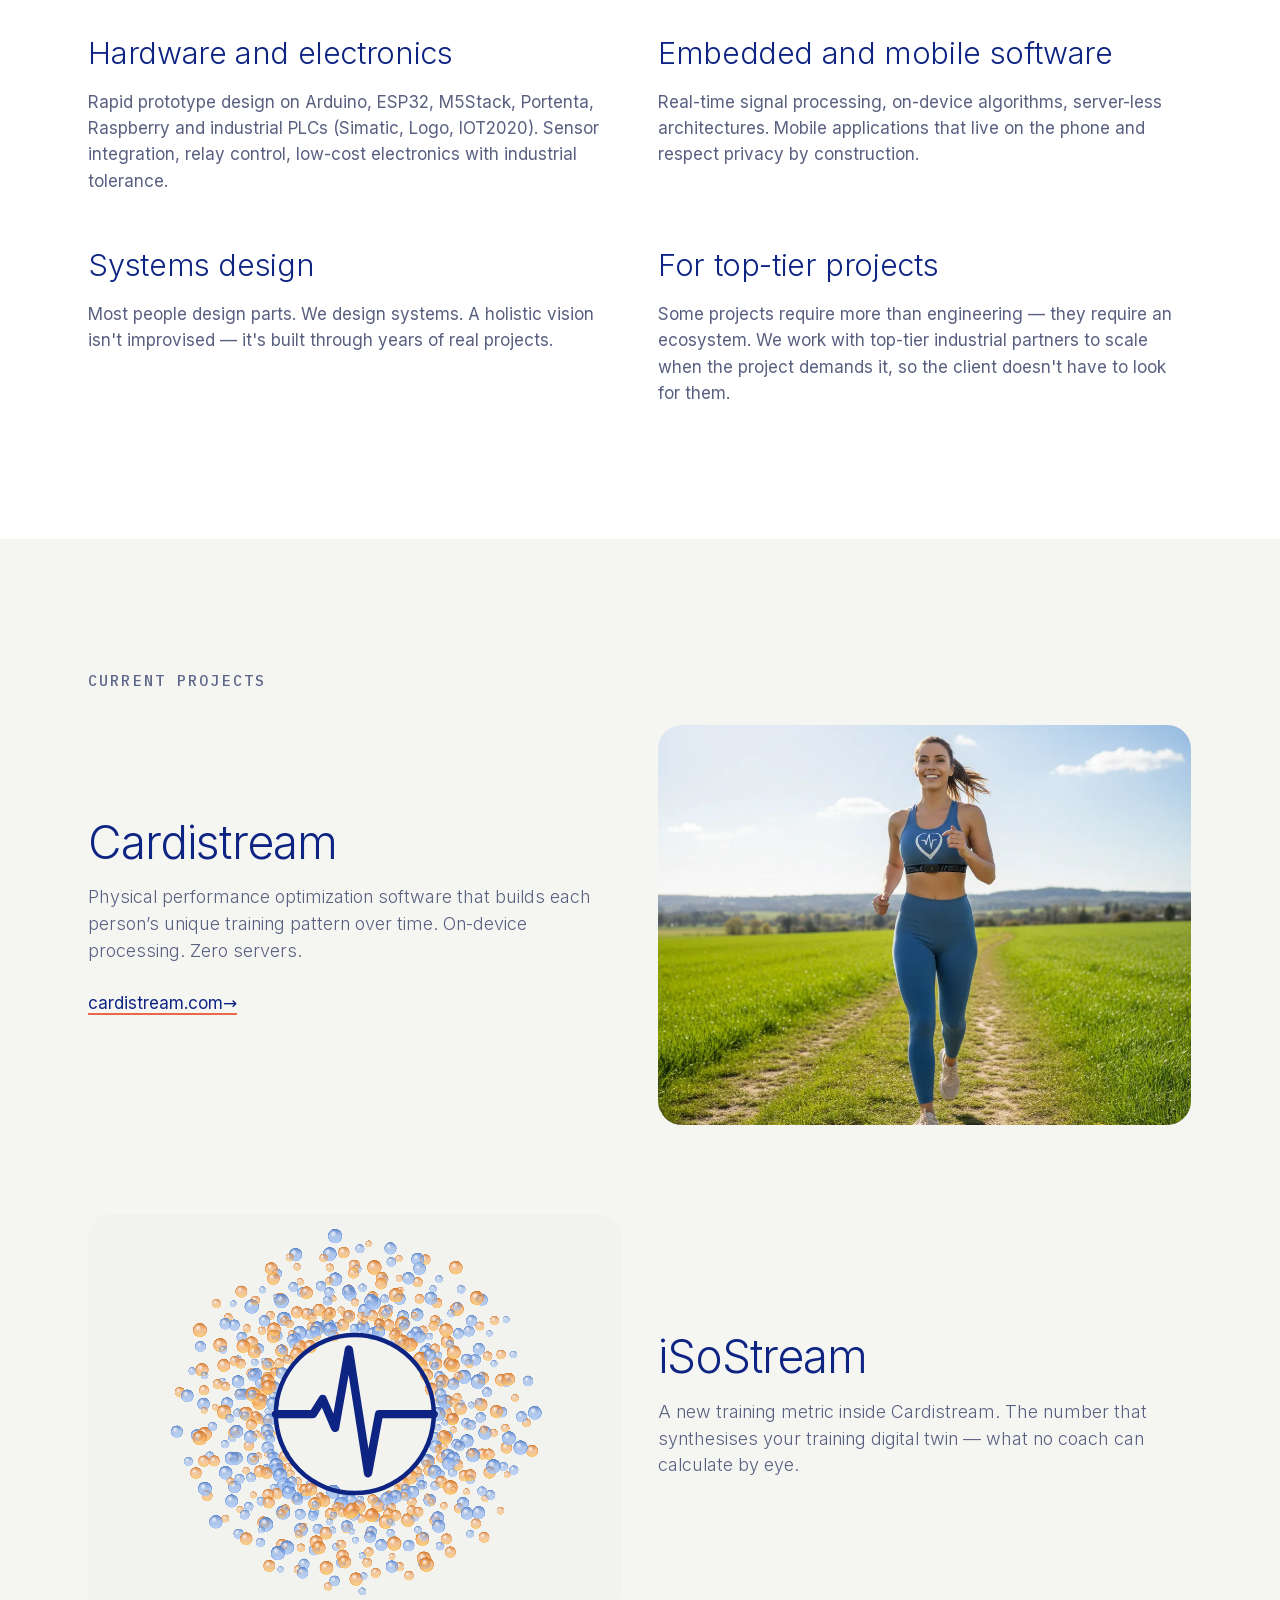
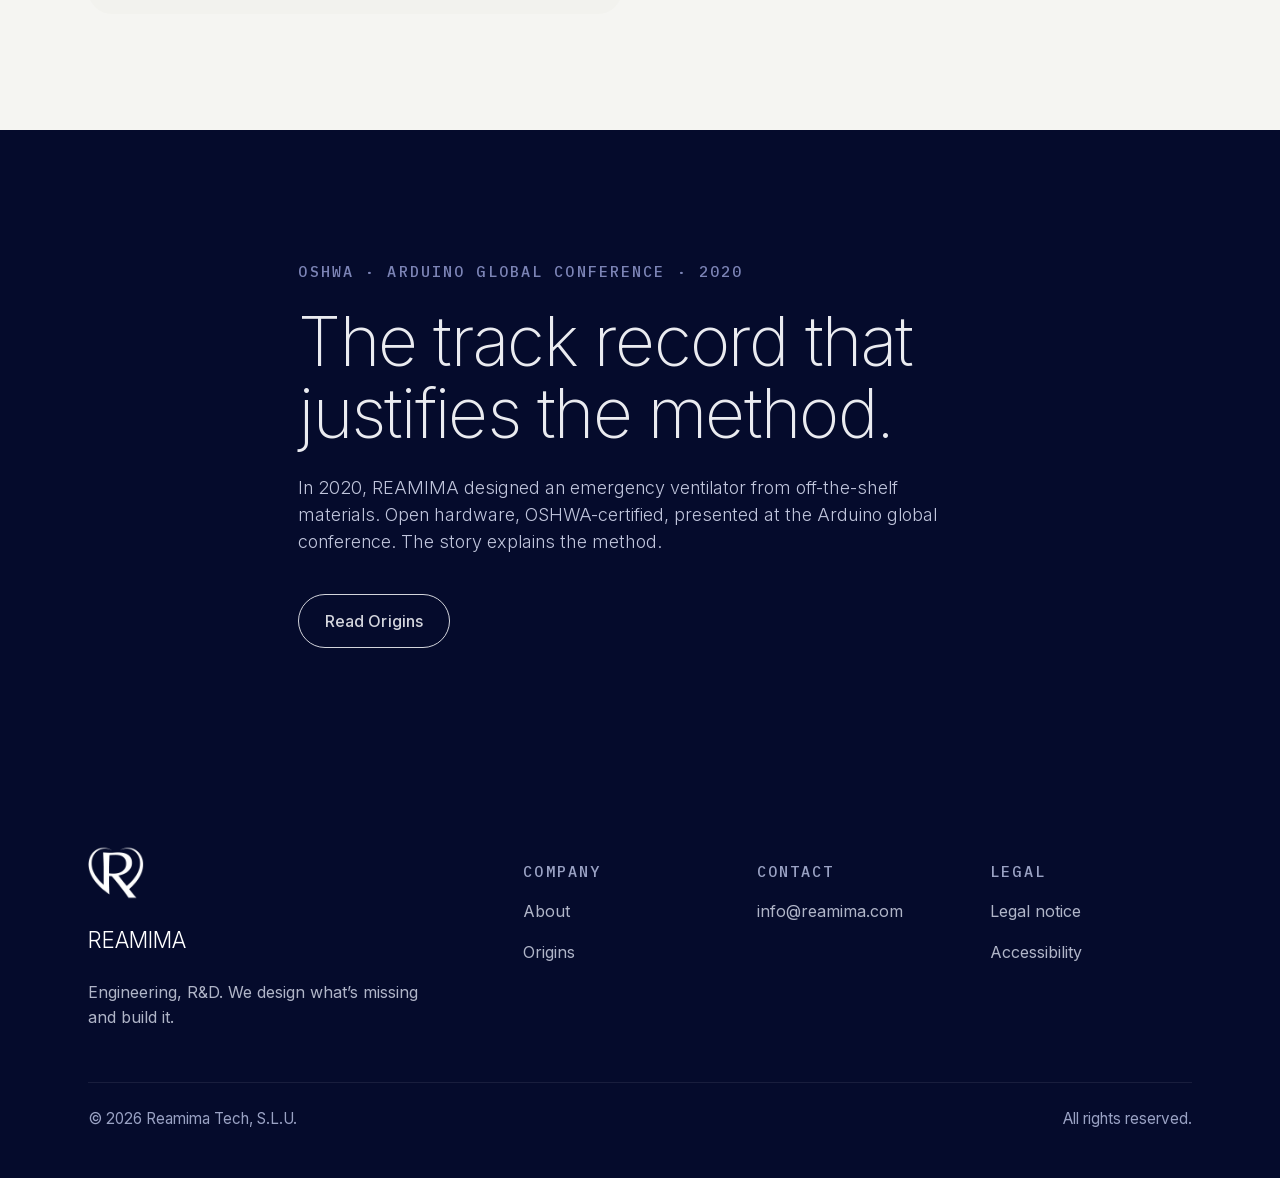
<file: sobre.html>
<!DOCTYPE html>
<html lang="es">
<head>
<meta charset="UTF-8" />
<meta name="viewport" content="width=device-width, initial-scale=1" />
<title>Sobre REAMIMA · Ingeniería e I+D+i. Expertos en automatización.</title>
<meta name="description" content="REAMIMA: equipo de ingeniería e I+D+i. Capacidades técnicas, principios y proyectos." />
<link rel="canonical" href="https://www.reamima.com/sobre">
<meta name="robots" content="index,follow,max-image-preview:large">
<meta property="og:type" content="website">
<meta property="og:site_name" content="REAMIMA">
<meta property="og:locale" content="es_ES">
<meta property="og:title" content="Sobre REAMIMA · Ingeniería e I+D+i. Expertos en automatización.">
<meta property="og:description" content="REAMIMA: equipo de ingeniería e I+D+i. Capacidades técnicas, principios y proyectos.">
<meta property="og:url" content="https://www.reamima.com/sobre">
<meta property="og:image" content="https://www.reamima.com/img/og-reamima.jpg">
<meta property="og:image:width" content="1200">
<meta property="og:image:height" content="630">
<meta name="twitter:card" content="summary_large_image">
<meta name="twitter:title" content="Sobre REAMIMA · Ingeniería e I+D+i. Expertos en automatización.">
<meta name="twitter:description" content="REAMIMA: equipo de ingeniería e I+D+i. Capacidades técnicas, principios y proyectos.">
<meta name="twitter:image" content="https://www.reamima.com/img/og-reamima.jpg">
<script type="application/ld+json">{"@context": "https://schema.org", "@type": "BreadcrumbList", "itemListElement": [{"@type": "ListItem", "position": 1, "name": "Inicio", "item": "https://www.reamima.com/"}, {"@type": "ListItem", "position": 2, "name": "Sobre REAMIMA", "item": "https://www.reamima.com/sobre"}]}</script>
<link rel="icon" type="image/x-icon" href="favicon/favicon.ico">
<link rel="icon" type="image/png" sizes="32x32" href="favicon/favicon-32x32.png">
<link rel="icon" type="image/png" sizes="16x16" href="favicon/favicon-16x16.png">
<link rel="apple-touch-icon" href="favicon/apple-touch-icon.png">
<meta name="theme-color" content="#050B2C">
<link rel="preload" href="fonts/inter-200-800-latin.woff2" as="font" type="font/woff2" crossorigin>
<link rel="stylesheet" href="_design-system.css">
<style>
  .sobre-hero { background: var(--rm-paper); padding-top: clamp(96px,10vw,160px); padding-bottom: clamp(48px,6vw,96px); }
  .sobre-hero .rm-display { color: var(--rm-navy); max-width: 16ch; }
  .principles { display: grid; gap: 0; }
  .principle { display: grid; grid-template-columns: 1fr; gap: 16px; padding: 36px 0; border-top: 1px solid var(--rm-line); }
  .principle:last-child { border-bottom: 1px solid var(--rm-line); }
  @media (min-width: 760px) { .principle { grid-template-columns: 200px 1fr 1fr; gap: 40px; } }
  .principle__num { font-family: var(--rm-font-mono); font-size: var(--rm-fs-micro); letter-spacing: .16em; text-transform: uppercase; color: var(--rm-blue-grey); }
  .principle__title { font-size: var(--rm-fs-h2); font-weight: 300; color: var(--rm-navy); margin: 0; }
  .figure-wide { aspect-ratio: 16/7; background-size: cover; background-position: center; border-radius: var(--rm-radius-lg); }
  .stat { padding: 28px; border: 1px solid var(--rm-line); border-radius: var(--rm-radius-md); text-align: left; }
  .stat__num { font-family: var(--rm-font-display); font-weight: 200; font-size: clamp(2.4rem, 5vw, 4rem); color: var(--rm-navy); letter-spacing: -0.02em; line-height: 1; }
  .stat__label { font-family: var(--rm-font-mono); font-size: var(--rm-fs-micro); letter-spacing: .14em; text-transform: uppercase; color: var(--rm-text-muted); margin-top: 12px; }
</style>
<script src="i18n.js"></script>
<script src="isostream-anim.js" defer></script>
</head>
<body data-active-lang="es">
<a class="rm-skip" href="#main-content"><span data-lang="es">Saltar al contenido</span><span data-lang="en">Skip to content</span></a>

<!-- NAV -->
<nav class="rm-nav">
  <div class="rm-container rm-nav__inner">
    <a href="/" class="rm-nav__brand" aria-label="REAMIMA · Inicio"><img decoding="async" width="681" height="240" class="rm-nav__logo--dark" src="img/1_Reamima_transpa_Blanco.webp" alt="" /><img decoding="async" width="682" height="240" class="rm-nav__logo--light" src="img/Reamima_Solido_oscuro.webp" alt="" /></a>
    <div class="rm-nav__links">
      <a href="/sobre" aria-current="page" style="color: var(--rm-navy);"><span data-lang="es">Sobre</span><span data-lang="en">About</span></a>
      <a href="/origenes"><span data-lang="es">Orígenes</span><span data-lang="en">Origins</span></a>
      <a href="/contacta"><span data-lang="es">Contacta</span><span data-lang="en">Contact</span></a>
    </div>
    <div class="rm-lang"></div>
    <button class="rm-nav__toggle" aria-label="Menú" aria-expanded="false">
      <span></span><span></span><span></span>
    </button>
  </div>
</nav>
<main id="main-content">

<!-- HERO -->
<section class="rm-hero rm-hero--split sobre-hero">
  <div class="rm-container">
    <div class="rm-hero__split">
      <div class="rm-hero__copy">
        <p class="rm-eyebrow rm-fade">
          <span data-lang="es">Sobre REAMIMA</span>
          <span data-lang="en">About REAMIMA</span>
        </p>
        <h1 class="rm-hero__title rm-display rm-fade rm-fade--d1" style="margin-top: 1.4rem;">
          <span data-lang="es">Una ingeniería que diseña<br/>lo que aún no existe.</span>
          <span data-lang="en">An engineering company<br/>that designs what does not yet exist.</span>
        </h1>
        <p class="rm-lead rm-muted rm-fade rm-fade--d2" style="margin-top: 2rem; max-width: 60ch;">
          <span data-lang="es">REAMIMA es un equipo de ingeniería e I+D+i centrado en resolver problemas que la industria considera fuera de alcance. Hardware, electrónica, control en tiempo real y software de alto rendimiento.</span>
          <span data-lang="en">REAMIMA is an engineering and R&amp;D team focused on solving problems the industry considers out of reach. Hardware, electronics, real-time control and high-performance software.</span>
        </p>
      </div>
      <div class="rm-hero__media rm-fade rm-fade--d2">
        <img decoding="async" width="1280" height="853" src="img/1_reamima_Concepto_1.webp" alt="" loading="eager" />
      </div>
    </div>
  </div>
</section>

<!-- MISIÓN -->
<section class="rm-section rm-section--stone">
  <div class="rm-container rm-narrow rm-stack-lg">
    <p class="rm-eyebrow rm-fade">
      <span data-lang="es">Misión</span><span data-lang="en">Mission</span>
    </p>
    <p class="rm-quote rm-fade rm-fade--d1">
      <span data-lang="es">Construir lo que la ingeniería convencional descartó como inviable. Volver simple lo complejo. Devolver el control técnico al usuario.</span>
      <span data-lang="en">To build what conventional engineering discarded as unviable. To make the complex simple. To return technical control to the user.</span>
    </p>
    <p class="rm-lead rm-muted rm-fade rm-fade--d2">
      <span data-lang="es">Trabajamos en la frontera donde la electrónica de bajo coste, el procesamiento embebido y el diseño riguroso convergen para producir sistemas que parecen imposibles — y simplemente funcionan.</span>
      <span data-lang="en">We operate at the frontier where low-cost electronics, embedded processing and rigorous design converge into systems that seem impossible — and simply work.</span>
    </p>
  </div>
</section>

<!-- PRINCIPIOS -->
<section class="rm-section rm-section--paper">
  <div class="rm-container">
    <p class="rm-eyebrow rm-fade" style="margin-bottom: 2.4rem;">
      <span data-lang="es">Principios de ingeniería</span>
      <span data-lang="en">Engineering principles</span>
    </p>
    <div class="principles">
      <div class="principle rm-fade">
        <p class="principle__num">01 / Rigor</p>
        <h2 class="principle__title">
          <span data-lang="es">Lo difícil, primero</span>
          <span data-lang="en">The hard part, first</span>
        </h2>
        <p class="rm-muted">
          <span data-lang="es">Empezamos por la restricción técnica más severa. Si no se sostiene ahí, no se sostiene en ningún sitio.</span>
          <span data-lang="en">We start with the toughest technical constraint. If it doesn&rsquo;t hold there, it doesn&rsquo;t hold anywhere.</span>
        </p>
      </div>
      <div class="principle rm-fade rm-fade--d1">
        <p class="principle__num">02 / Soberanía</p>
        <h2 class="principle__title">
          <span data-lang="es">Procesamiento en el borde</span>
          <span data-lang="en">Edge processing</span>
        </h2>
        <p class="rm-muted">
          <span data-lang="es">Los datos se procesan donde se generan. Sin servidores intermedios. La privacidad es una propiedad del sistema, no una promesa.</span>
          <span data-lang="en">Data is processed where it is generated. No intermediate servers. Privacy is a system property, not a promise.</span>
        </p>
      </div>
      <div class="principle rm-fade rm-fade--d2">
        <p class="principle__num">03 / Apertura</p>
        <h2 class="principle__title">
          <span data-lang="es">Hardware abierto cuando importa</span>
          <span data-lang="en">Open hardware when it matters</span>
        </h2>
        <p class="rm-muted">
          <span data-lang="es">Cuando un sistema puede salvar vidas, su diseño se publica. La certificación OSHWA es la prueba documental, no la insignia decorativa.</span>
          <span data-lang="en">When a system can save lives, its design is published. OSHWA certification is the documentary proof, not a decorative badge.</span>
        </p>
      </div>
      <div class="principle rm-fade rm-fade--d3">
        <p class="principle__num">04 / Síntesis</p>
        <h2 class="principle__title">
          <span data-lang="es">La complejidad vive dentro</span>
          <span data-lang="en">Complexity lives inside</span>
        </h2>
        <p class="rm-muted">
          <span data-lang="es">El usuario nunca ve la dificultad. Lo que llega a su mano es claro, sereno y útil.</span>
          <span data-lang="en">The user never sees the difficulty. What reaches their hand is clear, calm and useful.</span>
        </p>
      </div>
    </div>
  </div>
</section>

<!-- IMAGEN AMPLIA -->
<section class="rm-section--tight" style="padding: clamp(24px,3vw,48px) 0;">
  <div class="rm-container">
    <figure class="rm-figure">
      <img decoding="async" width="1280" height="699" src="img/reamima_concepto_1.webp" alt="" loading="lazy" />
    </figure>
  </div>
</section>

<!-- CAPACIDADES TÉCNICAS -->
<section class="rm-section rm-section--paper">
  <div class="rm-container">
    <p class="rm-eyebrow" style="margin-bottom: 2.4rem;">
      <span data-lang="es">Capacidades técnicas</span>
      <span data-lang="en">Technical capabilities</span>
    </p>
    <div class="rm-grid rm-grid--2">
      <div>
        <h2 class="rm-h2" style="font-weight: 300; color: var(--rm-navy); margin-bottom: 1rem;">
          <span data-lang="es">Hardware y electrónica</span>
          <span data-lang="en">Hardware and electronics</span>
        </h2>
        <p class="rm-muted">
          <span data-lang="es">Diseño de prototipos rápidos sobre Arduino, ESP32, M5Stack, Portenta, Raspberry y PLC industriales (Simatic, Logo, IOT2020). Integración de sensores, control de relés, electrónica de bajo coste con tolerancia industrial.</span>
          <span data-lang="en">Rapid prototype design on Arduino, ESP32, M5Stack, Portenta, Raspberry and industrial PLCs (Simatic, Logo, IOT2020). Sensor integration, relay control, low-cost electronics with industrial tolerance.</span>
        </p>
      </div>
      <div>
        <h2 class="rm-h2" style="font-weight: 300; color: var(--rm-navy); margin-bottom: 1rem;">
          <span data-lang="es">Software embebido y móvil</span>
          <span data-lang="en">Embedded and mobile software</span>
        </h2>
        <p class="rm-muted">
          <span data-lang="es">Procesamiento de señal en tiempo real, algoritmos en el dispositivo, arquitecturas sin servidor. Aplicaciones móviles que viven en el teléfono y respetan la privacidad por construcción.</span>
          <span data-lang="en">Real-time signal processing, on-device algorithms, server-less architectures. Mobile applications that live on the phone and respect privacy by construction.</span>
        </p>
      </div>
      <div>
        <h2 class="rm-h2" style="font-weight: 300; color: var(--rm-navy); margin-bottom: 1rem;">
          <span data-lang="es">Diseño de sistemas</span>
          <span data-lang="en">Systems design</span>
        </h2>
        <p class="rm-muted">
          <span data-lang="es">La mayoría diseña piezas. Nosotros diseñamos sistemas. La visión de conjunto no se improvisa — se construye con años de proyectos reales.</span>
          <span data-lang="en">Most people design parts. We design systems. A holistic vision isn't improvised — it's built through years of real projects.</span>
        </p>
      </div>
      <div>
        <h2 class="rm-h2" style="font-weight: 300; color: var(--rm-navy); margin-bottom: 1rem;">
          <span data-lang="es">Para proyectos de primer nivel</span>
          <span data-lang="en">For top-tier projects</span>
        </h2>
        <p class="rm-muted">
          <span data-lang="es">Algunos proyectos requieren más que ingeniería — requieren un ecosistema. Contamos con partners industriales de primer nivel para escalar cuando el proyecto lo exige, sin que el cliente tenga que buscarlo.</span>
          <span data-lang="en">Some projects require more than engineering — they require an ecosystem. We work with top-tier industrial partners to scale when the project demands it, so the client doesn't have to look for them.</span>
        </p>
      </div>
    </div>
  </div>
</section>

<!-- PROYECTOS EN CURSO -->
<section class="rm-section rm-section--stone">
  <div class="rm-container">
    <p class="rm-eyebrow rm-fade" style="margin-bottom: 2rem;">
      <span data-lang="es">Proyectos en curso</span>
      <span data-lang="en">Current projects</span>
    </p>

    <!-- Cardistream -->
    <div class="rm-grid rm-grid--2 rm-fade" style="align-items: center;">
      <div>
        <h2 class="rm-h1" style="color: var(--rm-navy); font-weight: 300;">Cardistream</h2>
        <p class="rm-lead rm-muted" style="margin-top: 1rem; max-width: 52ch;">
          <span data-lang="es">Software de optimización del rendimiento físico que construye el patrón único de entrenamiento de cada persona a lo largo del tiempo. Procesamiento en el dispositivo. Cero servidores.</span>
          <span data-lang="en">Physical performance optimization software that builds each person&rsquo;s unique training pattern over time. On-device processing. Zero servers.</span>
        </p>
        <p style="margin-top: 1.6rem;">
          <a class="rm-btn--inline" href="https://cardistream.com" target="_blank" rel="noopener">cardistream.com</a>
        </p>
      </div>
      <figure class="rm-figure" style="aspect-ratio: 4/3;">
        <img decoding="async" width="1024" height="1024" src="img/2_cardistream-correr.webp" alt="Cardistream — entrenamiento personalizado" loading="lazy" style="aspect-ratio: 4/3; object-fit: cover; height: 100%;"/>
      </figure>
    </div>

    <!-- iSoStream -->
    <div class="rm-grid rm-grid--2 rm-fade rm-fade--d1" style="align-items: center; margin-top: clamp(56px,7vw,120px);">
      <figure class="rm-figure" style="aspect-ratio: 4/3; background: #F2F2EE;">
        <img decoding="async" width="1024" height="1024" src="img/isostream-mucho.webp" alt="iSoStream — render técnico" loading="lazy" style="aspect-ratio: 4/3; object-fit: contain; height: 100%; padding: 6%;"/>
        <canvas class="rm-isostream" role="img" aria-label="iSoStream — render técnico" hidden></canvas>
      </figure>
      <div>
        <h2 class="rm-h1" style="color: var(--rm-navy); font-weight: 300;">iSoStream</h2>
        <p class="rm-lead rm-muted" style="margin-top: 1rem; max-width: 52ch;">
          <span data-lang="es">Una nueva métrica de entrenamiento dentro de Cardistream. El número que sintetiza tu gemelo digital de entrenamiento — lo que ningún entrenador puede calcular a ojo.</span>
          <span data-lang="en">A new training metric inside Cardistream. The number that synthesises your training digital twin — what no coach can calculate by eye.</span>
        </p>
      </div>
    </div>
  </div>
</section>

<!-- LLAMADA ORÍGENES -->
<section class="rm-section rm-section--ink">
  <div class="rm-container rm-narrow">
    <p class="rm-eyebrow">OSHWA · Arduino Global Conference · 2020</p>
    <h2 class="rm-display" style="margin-top: 1.4rem;">
      <span data-lang="es">La trayectoria que justifica el método.</span>
      <span data-lang="en">The track record that justifies the method.</span>
    </h2>
    <p class="rm-lead" style="margin-top: 1.6rem; color: #C0C5DC; max-width: 60ch;">
      <span data-lang="es">En 2020, REAMIMA diseñó un respirador de emergencia con materiales de almacén. Hardware abierto, certificado por OSHWA, presentado en la conferencia global de Arduino. La historia explica el método.</span>
      <span data-lang="en">In 2020, REAMIMA designed an emergency ventilator from off-the-shelf materials. Open hardware, OSHWA-certified, presented at the Arduino global conference. The story explains the method.</span>
    </p>
    <p style="margin-top: 2.4rem;">
      <a href="/origenes" class="rm-btn rm-btn--ghost">
        <span data-lang="es">Leer Orígenes</span>
        <span data-lang="en">Read Origins</span>
      </a>
    </p>
  </div>
</section>

<!-- FOOTER -->
</main>

<footer class="rm-foot">
  <div class="rm-container">
    <div class="rm-foot__grid">
      <div>
        <a href="/" aria-label="REAMIMA · Inicio"><img decoding="async" width="256" height="256" class="rm-foot__logo" src="img/reamima-logo-blanco.webp" alt="" /></a>
        <p class="rm-foot__brand">REAMIMA</p>
        <p style="margin-top: 12px; max-width: 36ch;">
          <span data-lang="es">Ingeniería, I+D+i. Pensamos lo que falta y lo construimos.</span>
          <span data-lang="en">Engineering, R&amp;D. We design what&rsquo;s missing and build it.</span>
        </p>
      </div>
      <div>
        <p class="rm-eyebrow" style="margin-bottom: 14px;"><span data-lang="es">Empresa</span><span data-lang="en">Company</span></p>
        <p><a href="/sobre"><span data-lang="es">Sobre REAMIMA</span><span data-lang="en">About</span></a></p>
        <p><a href="/origenes"><span data-lang="es">Orígenes</span><span data-lang="en">Origins</span></a></p>
      </div>
      <div>
        <p class="rm-eyebrow" style="margin-bottom: 14px;"><span data-lang="es">Contacto</span><span data-lang="en">Contact</span></p>
        <p><a href="/contacta">info@reamima.com</a></p>
      </div>
      <div>
        <p class="rm-eyebrow" style="margin-bottom: 14px;">Legal</p>
        <p><a href="/legal"><span data-lang="es">Aviso legal</span><span data-lang="en">Legal notice</span></a></p>
        <p><a href="/accesibilidad"><span data-lang="es">Accesibilidad</span><span data-lang="en">Accessibility</span></a></p>
      </div>
    </div>
    <div class="rm-foot__legal">
      <span>© 2026 Reamima Tech, S.L.U.</span>
      <span><span data-lang="es">Todos los derechos reservados.</span><span data-lang="en">All rights reserved.</span></span>
    </div>
  </div>
</footer>

<script>
  // Fade-up al entrar en viewport (estilo Apple Education)
  (function(){
    const els = document.querySelectorAll('.rm-fade');
    if (!('IntersectionObserver' in window) || !els.length) {
      els.forEach(e => e.classList.add('is-visible'));
      return;
    }
    const io = new IntersectionObserver((entries) => {
      entries.forEach(e => {
        if (e.isIntersecting) { e.target.classList.add('is-visible'); io.unobserve(e.target); }
      });
    }, { threshold: 0.12, rootMargin: '0px 0px -8% 0px' });
    els.forEach(e => io.observe(e));
  })();
  (function(){
    var toggle = document.querySelector('.rm-nav__toggle');
    var links = document.querySelector('.rm-nav__links');
    if (!toggle || !links) return;
    toggle.addEventListener('click', function() {
      var open = links.classList.toggle('is-open');
      toggle.classList.toggle('is-open', open);
      toggle.setAttribute('aria-expanded', String(open));
      if (open) { var fl = links.querySelector('a'); if (fl) fl.focus(); }
    });
    document.addEventListener('click', function(e) {
      if (!toggle.contains(e.target) && !links.contains(e.target)) {
        links.classList.remove('is-open');
        toggle.classList.remove('is-open');
        toggle.setAttribute('aria-expanded', 'false');
      }
    });
  })();
</script>

</body>
</html>
</file>
<file: _design-system.css>
/* ============================================================
   REAMIMA — Sistema de diseño
   Versión 1.0 · Abril 2026
   Inspiración: Apple Education · Dieter Rams · Jony Ive
   ============================================================ */

/* Fuentes alojadas en el propio sitio (Inter e IBM Plex Mono, licencia SIL OFL 1.1: ver fonts/LICENSE.txt).
   Solo los subconjuntos latin y latin-ext; el resto de escrituras (japonés, coreano, chino) usa la fuente del sistema. */
@font-face {
  font-family: 'IBM Plex Mono';
  font-style: normal;
  font-weight: 300;
  font-display: swap;
  src: url('fonts/plexmono-300-latin-ext.woff2') format('woff2');
  unicode-range: U+0100-02BA, U+02BD-02C5, U+02C7-02CC, U+02CE-02D7, U+02DD-02FF, U+0304, U+0308, U+0329, U+1D00-1DBF, U+1E00-1E9F, U+1EF2-1EFF, U+2020, U+20A0-20AB, U+20AD-20C4, U+2113, U+2C60-2C7F, U+A720-A7FF;
}
@font-face {
  font-family: 'IBM Plex Mono';
  font-style: normal;
  font-weight: 300;
  font-display: swap;
  src: url('fonts/plexmono-300-latin.woff2') format('woff2');
  unicode-range: U+0000-00FF, U+0131, U+0152-0153, U+02BB-02BC, U+02C6, U+02DA, U+02DC, U+0304, U+0308, U+0329, U+2000-206F, U+20AC, U+2122, U+2191, U+2193, U+2212, U+2215, U+FEFF, U+FFFD;
}
@font-face {
  font-family: 'IBM Plex Mono';
  font-style: normal;
  font-weight: 400;
  font-display: swap;
  src: url('fonts/plexmono-400-latin-ext.woff2') format('woff2');
  unicode-range: U+0100-02BA, U+02BD-02C5, U+02C7-02CC, U+02CE-02D7, U+02DD-02FF, U+0304, U+0308, U+0329, U+1D00-1DBF, U+1E00-1E9F, U+1EF2-1EFF, U+2020, U+20A0-20AB, U+20AD-20C4, U+2113, U+2C60-2C7F, U+A720-A7FF;
}
@font-face {
  font-family: 'IBM Plex Mono';
  font-style: normal;
  font-weight: 400;
  font-display: swap;
  src: url('fonts/plexmono-400-latin.woff2') format('woff2');
  unicode-range: U+0000-00FF, U+0131, U+0152-0153, U+02BB-02BC, U+02C6, U+02DA, U+02DC, U+0304, U+0308, U+0329, U+2000-206F, U+20AC, U+2122, U+2191, U+2193, U+2212, U+2215, U+FEFF, U+FFFD;
}
@font-face {
  font-family: 'IBM Plex Mono';
  font-style: normal;
  font-weight: 500;
  font-display: swap;
  src: url('fonts/plexmono-500-latin-ext.woff2') format('woff2');
  unicode-range: U+0100-02BA, U+02BD-02C5, U+02C7-02CC, U+02CE-02D7, U+02DD-02FF, U+0304, U+0308, U+0329, U+1D00-1DBF, U+1E00-1E9F, U+1EF2-1EFF, U+2020, U+20A0-20AB, U+20AD-20C4, U+2113, U+2C60-2C7F, U+A720-A7FF;
}
@font-face {
  font-family: 'IBM Plex Mono';
  font-style: normal;
  font-weight: 500;
  font-display: swap;
  src: url('fonts/plexmono-500-latin.woff2') format('woff2');
  unicode-range: U+0000-00FF, U+0131, U+0152-0153, U+02BB-02BC, U+02C6, U+02DA, U+02DC, U+0304, U+0308, U+0329, U+2000-206F, U+20AC, U+2122, U+2191, U+2193, U+2212, U+2215, U+FEFF, U+FFFD;
}
@font-face {
  font-family: 'Inter';
  font-style: normal;
  font-weight: 200 800;
  font-display: swap;
  src: url('fonts/inter-200-800-latin-ext.woff2') format('woff2');
  unicode-range: U+0100-02BA, U+02BD-02C5, U+02C7-02CC, U+02CE-02D7, U+02DD-02FF, U+0304, U+0308, U+0329, U+1D00-1DBF, U+1E00-1E9F, U+1EF2-1EFF, U+2020, U+20A0-20AB, U+20AD-20C4, U+2113, U+2C60-2C7F, U+A720-A7FF;
}
@font-face {
  font-family: 'Inter';
  font-style: normal;
  font-weight: 200 800;
  font-display: swap;
  src: url('fonts/inter-200-800-latin.woff2') format('woff2');
  unicode-range: U+0000-00FF, U+0131, U+0152-0153, U+02BB-02BC, U+02C6, U+02DA, U+02DC, U+0304, U+0308, U+0329, U+2000-206F, U+20AC, U+2122, U+2191, U+2193, U+2212, U+2215, U+FEFF, U+FFFD;
}


:root {
  /* Color · Paleta refinada desde Directrices de marca (Zafiro Oscuro #0E2483) */
  --rm-ink:        #050B2C;   /* fondo profundo de hero */
  --rm-navy:       #0E2483;   /* Zafiro Oscuro · primario */
  --rm-navy-2:     #1A2E6B;   /* navy intermedio para fondos */
  --rm-blue-grey:  #5E678A;   /* Sub-primario · WCAG AA en blanco */
  --rm-line:       #D9DBE6;   /* línea técnica · diagramas */
  --rm-stone:      #F5F5F2;   /* off-white · secciones suaves */
  --rm-paper:      #FFFFFF;   /* lienzo principal */
  --rm-black:      #0A0A0C;   /* texto contraste máximo */
  --rm-text:       #1A1D2E;   /* texto cuerpo */
  --rm-text-muted: #5A6080;   /* texto secundario */
  --rm-accent:     #C9A97A;   /* dorado técnico sobrio (OSHWA, certificaciones) */
  --rm-warning:    #FFDCC1;   /* naranja pastel · alertas suaves (de marca) */

  /* Tipografía */
  --rm-font-display: 'Inter', -apple-system, BlinkMacSystemFont, 'SF Pro Display', system-ui, sans-serif;
  --rm-font-body:    'Inter', -apple-system, BlinkMacSystemFont, 'SF Pro Text', system-ui, sans-serif;
  --rm-font-mono:    'IBM Plex Mono', 'SF Mono', Menlo, Consolas, monospace;

  /* Escala tipográfica fluida (clamp) */
  --rm-fs-display:  clamp(2.6rem, 5.4vw, 5.2rem);
  --rm-fs-h1:       clamp(2.0rem, 3.6vw, 3.4rem);
  --rm-fs-h2:       clamp(1.5rem, 2.4vw, 2.1rem);
  --rm-fs-h3:       clamp(1.15rem, 1.5vw, 1.35rem);
  --rm-fs-lead:     clamp(1.1rem, 1.4vw, 1.32rem);
  --rm-fs-body:     1.0625rem;
  --rm-fs-small:    1.0rem;
  --rm-fs-micro:    0.95rem;

  /* Espaciado */
  --rm-section-y:   clamp(72px, 9vw, 144px);
  --rm-block-y:     clamp(40px, 6vw, 88px);
  --rm-gutter:      clamp(20px, 3vw, 40px);

  /* Radios y sombras */
  --rm-radius-sm:   6px;
  --rm-radius-md:   14px;
  --rm-radius-lg:   24px;
  --rm-shadow-1:    0 1px 2px rgba(10,15,40,.06), 0 8px 24px rgba(10,15,40,.05);
  --rm-shadow-2:    0 2px 6px rgba(10,15,40,.08), 0 24px 60px rgba(10,15,40,.10);

  /* Transiciones */
  --rm-ease:        cubic-bezier(.2,.7,.2,1);
}

/* Skip link (accesibilidad) */
.rm-skip {
  position: absolute; top: -100%; left: 0; z-index: 9999;
  padding: .8em 1.6em;
  background: var(--rm-navy); color: #fff;
  font-weight: 500; font-size: var(--rm-fs-small);
  text-decoration: none; transition: top .15s;
}
.rm-skip:focus { top: 0; }

/* Reset suave */
*, *::before, *::after { box-sizing: border-box; }
html { -webkit-font-smoothing: antialiased; -moz-osx-font-smoothing: grayscale; text-rendering: optimizeLegibility; }
body {
  margin: 0;
  font-family: var(--rm-font-body);
  font-size: var(--rm-fs-body);
  line-height: 1.55;
  color: var(--rm-text);
  background: var(--rm-paper);
  font-feature-settings: "ss01" on, "cv02" on, "cv11" on;
}
img, svg, video { display: block; max-width: 100%; height: auto; }
a { color: inherit; text-decoration: none; }
p a { color: var(--rm-navy); border-bottom: 2px solid #E8694A; padding-bottom: 1px; transition: border-color .2s var(--rm-ease); }
p a:hover { border-bottom-color: #F08468; }

/* Tipografía */
.rm-display, h1.rm-display {
  font-family: var(--rm-font-display);
  font-size: var(--rm-fs-display);
  font-weight: 200;
  line-height: 1.04;
  letter-spacing: -0.025em;
  margin: 0;
  /* palabra larguísima: se parte en vez de salirse de la pantalla (red de seguridad en cualquier idioma) */
  overflow-wrap: break-word;
}
/* alemán: «Ingenieurunternehmen» no cabe en un iPhone; allí sí se guioniza. En el resto de idiomas, nunca «imposi-ble» */
:lang(de) .rm-display, :lang(de) .rm-h1, :lang(de) .rm-h2 { hyphens: auto; }
.rm-h1 { font-size: var(--rm-fs-h1); font-weight: 300; line-height: 1.12; letter-spacing: -0.02em; margin: 0; }
.rm-h2 { font-size: var(--rm-fs-h2); font-weight: 400; line-height: 1.2; letter-spacing: -0.012em; margin: 0; }
.rm-h3 { font-size: var(--rm-fs-h3); font-weight: 500; line-height: 1.35; letter-spacing: -0.005em; margin: 0; }
.rm-lead { font-size: var(--rm-fs-lead); font-weight: 300; line-height: 1.5; color: var(--rm-text); }
.rm-eyebrow {
  font-family: var(--rm-font-mono);
  font-size: var(--rm-fs-micro);
  font-weight: 500;
  letter-spacing: 0.14em;
  text-transform: uppercase;
  color: var(--rm-blue-grey);
}
.rm-mono { font-family: var(--rm-font-mono); font-weight: 400; letter-spacing: 0; }
.rm-muted { color: var(--rm-text-muted); }

/* Layout */
.rm-container { width: 100%; max-width: 1180px; margin: 0 auto; padding: 0 var(--rm-gutter); }
.rm-narrow { max-width: 760px; margin-left: auto; margin-right: auto; }
.rm-section { padding-top: var(--rm-section-y); padding-bottom: var(--rm-section-y); }
.rm-section--tight { padding-top: var(--rm-block-y); padding-bottom: var(--rm-block-y); }
.rm-section--ink { background: var(--rm-ink); color: #EAEBF0; }
.rm-section--ink .rm-eyebrow { color: #7C84B6; } /* fondo oscuro: valor original mantiene contraste */
.rm-section--stone { background: var(--rm-stone); }
.rm-section--paper { background: var(--rm-paper); }

/* Hero */
.rm-hero {
  position: relative;
  padding-top: clamp(120px, 16vw, 220px);
  padding-bottom: clamp(96px, 12vw, 180px);
  overflow: hidden;
}
.rm-hero--ink { background: linear-gradient(180deg, #050B2C 0%, #0E2483 100%); color: #EAEBF0; }
.rm-hero__title { max-width: 18ch; }
.rm-hero__lead { max-width: 60ch; margin-top: 1.5rem; }

/* Botón / link */
.rm-btn {
  display: inline-flex; align-items: center; gap: .55em;
  padding: .85em 1.6em;
  border-radius: 999px;
  font-weight: 500;
  font-size: var(--rm-fs-small);
  letter-spacing: 0.005em;
  border: 1px solid transparent;
  background: var(--rm-navy);
  color: #fff;
  transition: transform .25s var(--rm-ease), background .25s var(--rm-ease), box-shadow .25s var(--rm-ease);
}
.rm-btn:hover { background: var(--rm-navy-2); transform: translateY(-1px); box-shadow: var(--rm-shadow-1); }
.rm-btn--ghost { background: transparent; color: inherit; border-color: currentColor; opacity: .9; }
.rm-btn--ghost:hover { background: rgba(255,255,255,.08); }
.rm-btn--inline { padding: 0; background: none; color: var(--rm-navy); border-radius: 0; }
.rm-btn--inline:hover { background: none; transform: none; box-shadow: none; }
.rm-btn--inline::after { content: " →"; transition: transform .3s var(--rm-ease); display:inline-block; }
.rm-btn--inline:hover::after { transform: translateX(3px); }

/* Tarjeta */
.rm-card {
  background: var(--rm-paper);
  border: 1px solid var(--rm-line);
  border-radius: var(--rm-radius-md);
  padding: clamp(24px, 3vw, 36px);
  transition: border-color .25s var(--rm-ease), transform .25s var(--rm-ease), box-shadow .25s var(--rm-ease);
}
.rm-card:hover { border-color: var(--rm-navy); transform: translateY(-2px); box-shadow: var(--rm-shadow-1); }

/* Grid */
.rm-grid { display: grid; gap: clamp(20px, 3vw, 36px); }
.rm-grid--2 { grid-template-columns: 1fr; }
.rm-grid--3 { grid-template-columns: 1fr; }
@media (min-width: 760px) {
  .rm-grid--2 { grid-template-columns: 1fr 1fr; }
  .rm-grid--3 { grid-template-columns: 1fr 1fr 1fr; }
}

/* Imagen ancho completo (estilo Apple Edu) */
.rm-figure {
  margin: 0;
  border-radius: var(--rm-radius-lg);
  overflow: hidden;
  background: var(--rm-stone);
}
.rm-figure img { width: 100%; height: auto; display: block; }
.rm-figure figcaption { padding: 16px 4px 0; font-size: var(--rm-fs-small); color: var(--rm-text-muted); font-family: var(--rm-font-mono); }

/* Diagrama técnico (SVG) */
.rm-diagram {
  background: var(--rm-paper);
  border: 1px solid var(--rm-line);
  border-radius: var(--rm-radius-md);
  padding: clamp(20px, 3vw, 40px);
}
.rm-diagram svg { width: 100%; height: auto; }
.rm-diagram--ink { background: var(--rm-ink); border-color: rgba(255,255,255,.08); }

/* Línea técnica (separador refinado) */
.rm-rule { border: 0; border-top: 1px solid var(--rm-line); margin: clamp(36px, 5vw, 64px) 0; }
.rm-section--ink .rm-rule { border-top-color: rgba(255,255,255,.12); }

/* Cabecera y pie de marca */
.rm-nav { padding: 12px var(--rm-gutter); border-bottom: 1px solid var(--rm-line); background: var(--rm-paper); position: relative; }
.rm-nav__inner { display: flex; align-items: center; justify-content: space-between; }
.rm-nav__brand { font-family: var(--rm-font-display); font-weight: 500; letter-spacing: 0.01em; color: var(--rm-navy); display: inline-flex; align-items: center; gap: 10px; flex-shrink: 0; }
.rm-nav__brand img { display: block; height: clamp(32px, 8vw, 120px); width: auto; }
.rm-nav__brand .rm-nav__logo--light { display: none; }
.rm-nav--ink { background: var(--rm-ink); border-bottom-color: rgba(255,255,255,.08); }
.rm-nav--ink .rm-nav__brand { color: #fff; }
.rm-nav--ink .rm-nav__brand .rm-nav__logo--dark { display: none; }
.rm-nav--ink .rm-nav__brand .rm-nav__logo--light { display: block; }
.rm-nav--ink .rm-nav__links a { color: #B0B5C8; }
.rm-nav--ink .rm-nav__links a:hover { color: #fff; }
.rm-nav__links { display: flex; gap: 28px; font-size: var(--rm-fs-small); }
.rm-nav__links a { color: var(--rm-text-muted); transition: color .2s var(--rm-ease); }
.rm-nav__links a:hover { color: var(--rm-navy); }
.rm-nav__toggle { display: none; flex-direction: column; justify-content: center; gap: 5px; background: none; border: none; cursor: pointer; padding: 6px; color: inherit; }
.rm-nav__toggle span { display: block; width: 22px; height: 2px; background: currentColor; transition: transform .3s ease, opacity .3s ease; border-radius: 2px; }
.rm-nav--ink .rm-nav__toggle { color: #fff; }
.rm-nav__toggle.is-open span:nth-child(1) { transform: translateY(7px) rotate(45deg); }
.rm-nav__toggle.is-open span:nth-child(2) { opacity: 0; }
.rm-nav__toggle.is-open span:nth-child(3) { transform: translateY(-7px) rotate(-45deg); }
@media (max-width: 767px) {
  .rm-nav__toggle { display: flex; }
  .rm-nav__links { display: none; position: absolute; top: 100%; left: 0; right: 0; z-index: 100; flex-direction: column; gap: 0; background: var(--rm-paper); border-bottom: 1px solid var(--rm-line); padding: 8px var(--rm-gutter) 16px; box-shadow: 0 8px 24px rgba(0,0,0,.08); }
  .rm-nav--ink .rm-nav__links { background: var(--rm-ink); border-bottom-color: rgba(255,255,255,.08); }
  .rm-nav__links.is-open { display: flex; }
  .rm-nav__links a { padding: 13px 0; border-bottom: 1px solid var(--rm-line); font-size: 1rem; }
  .rm-nav__links a:last-child { border-bottom: none; }
  .rm-nav--ink .rm-nav__links a { border-bottom-color: rgba(255,255,255,.08); }
}

.rm-foot {
  padding: 64px 0 48px;
  background: var(--rm-ink);
  color: #B0B5C8;
  font-size: var(--rm-fs-small);
}
.rm-foot__grid { display: grid; gap: 32px; grid-template-columns: 1fr; }
@media (min-width: 760px) { .rm-foot__grid { grid-template-columns: 2fr 1fr 1fr 1fr; } }
.rm-foot__brand { font-family: var(--rm-font-display); color: #fff; font-weight: 300; font-size: 1.4rem; }
.rm-foot__logo { display: block; height: 56px; width: auto; margin-bottom: 18px; }
.rm-foot a { color: #B0B5C8; border-bottom: none; }
.rm-foot a:hover { color: #fff; }
.rm-foot__legal { margin-top: 36px; padding-top: 24px; border-top: 1px solid rgba(255,255,255,.08); display: flex; justify-content: space-between; flex-wrap: wrap; gap: 12px; font-size: var(--rm-fs-micro); color: #9AA2C4; }
.rm-foot .rm-eyebrow { color: #9AA2C4; } /* contraste AA sobre fondo oscuro */

/* Selector de idioma (desplegable nativo, 11 idiomas) */
.rm-lang {
  display: inline-flex;
  background: rgba(124,132,182,.12);
  border-radius: 999px;
  font-family: var(--rm-font-mono);
  font-size: var(--rm-fs-micro);
}
.rm-lang select {
  appearance: none; -webkit-appearance: none;
  border: 0; background: transparent; cursor: pointer;
  width: 11.5rem; padding: 8px 30px 8px 16px; border-radius: 999px;
  text-overflow: ellipsis; overflow: hidden; white-space: nowrap;
  color: var(--rm-text-muted);
  font-family: inherit; font-size: inherit; letter-spacing: 0.04em;
  background: url("data:image/svg+xml,%3Csvg xmlns='http://www.w3.org/2000/svg' width='10' height='6' fill='none' stroke='%235E678A' stroke-width='1.5'%3E%3Cpath d='M1 1l4 4 4-4'/%3E%3C/svg%3E") no-repeat right 12px center;
}
@media (max-width: 640px) { .rm-lang select { width: 8.5rem; padding-left: 12px; } }
.rm-lang select:focus-visible { outline: 2px solid var(--rm-navy); outline-offset: 2px; }
.rm-lang option { color: #1A1A1A; background: #fff; }
.rm-nav--ink .rm-lang, .rm-section--ink .rm-lang { background: rgba(255,255,255,.08); }
.rm-nav--ink .rm-lang select, .rm-section--ink .rm-lang select {
  color: #EAEBF0;
  background-image: url("data:image/svg+xml,%3Csvg xmlns='http://www.w3.org/2000/svg' width='10' height='6' fill='none' stroke='%23EAEBF0' stroke-width='1.5'%3E%3Cpath d='M1 1l4 4 4-4'/%3E%3C/svg%3E");
}

/* Página oculta mientras se carga un idioma distinto de es/en (máx. 2 s, ver i18n.js) */
html.i18n-pending body { visibility: hidden; }

/* Mostrar/Ocultar idioma · HTML + SVG
   es y en están en el HTML; el resto los genera i18n.js como [data-lang="tr"] */
[data-lang] { display: none; }
body[data-active-lang="es"] [data-lang="es"] { display: revert; }
body[data-active-lang="en"] [data-lang="en"] { display: revert; }
body:not([data-active-lang="es"]):not([data-active-lang="en"]) [data-lang="tr"] { display: revert; }
/* Contenido sin traducir (data-i18n-skip): se ve el inglés */
body:not([data-active-lang="es"]):not([data-active-lang="en"]) [data-i18n-skip] [data-lang="en"] { display: revert; }
/* SVG: revert puede no aplicar en algunos motores; reforzamos */
svg [data-lang] { display: none; }
body[data-active-lang="es"] svg [data-lang="es"],
body[data-active-lang="en"] svg [data-lang="en"],
body:not([data-active-lang="es"]):not([data-active-lang="en"]) svg [data-lang="tr"] { display: inline; }
/* Aviso de «solo español e inglés» (aviso legal) */
.i18n-note { display: none; }
body:not([data-active-lang="es"]):not([data-active-lang="en"]) .i18n-note { display: block; }

/* Animaciones de entrada (CSS-only) */
@keyframes rmFadeUp { from { opacity: 0; transform: translateY(14px); } to { opacity: 1; transform: none; } }
.rm-reveal { animation: rmFadeUp .9s var(--rm-ease) both; }
.rm-reveal--d1 { animation-delay: .12s; }
.rm-reveal--d2 { animation-delay: .24s; }
.rm-reveal--d3 { animation-delay: .36s; }

/* Listas técnicas */
.rm-list { padding-left: 0; list-style: none; }
.rm-list li { padding: 14px 0; border-top: 1px solid var(--rm-line); display: grid; grid-template-columns: 80px 1fr; gap: 16px; align-items: baseline; }
.rm-list li:last-child { border-bottom: 1px solid var(--rm-line); }
.rm-list li .rm-list__label { font-family: var(--rm-font-mono); color: var(--rm-blue-grey); font-size: var(--rm-fs-micro); letter-spacing: .12em; text-transform: uppercase; }

/* Cita */
.rm-quote {
  font-family: var(--rm-font-display);
  font-size: clamp(1.5rem, 2.6vw, 2.4rem);
  font-weight: 200;
  line-height: 1.25;
  letter-spacing: -0.012em;
  color: var(--rm-text);
}
.rm-quote cite { display: block; margin-top: 1.2rem; font-style: normal; font-size: var(--rm-fs-small); color: var(--rm-text-muted); font-family: var(--rm-font-mono); letter-spacing: .1em; text-transform: uppercase; }

/* Insignia técnica */
.rm-badge {
  display: inline-flex; align-items: center; gap: 8px;
  padding: 7px 14px;
  border-radius: 999px;
  background: rgba(124,132,182,.10);
  color: var(--rm-navy);
  font-family: var(--rm-font-mono);
  font-size: var(--rm-fs-micro);
  letter-spacing: .12em;
  text-transform: uppercase;
}
.rm-section--ink .rm-badge { background: rgba(255,255,255,.10); color: #fff; }

/* Responsive utilities */
.rm-stack > * + * { margin-top: 1.1em; }
.rm-stack-lg > * + * { margin-top: 1.6em; }

/* Espaciado de hero — evita pisado de título con lead */
.rm-hero__title { margin-bottom: clamp(20px, 2.4vw, 36px); }
.rm-hero__lead { margin-top: 0; }

/* Hero a dos columnas (estilo Apple Education) */
.rm-hero--split { padding-top: clamp(96px, 12vw, 160px); padding-bottom: clamp(80px, 10vw, 140px); }
.rm-hero__split { display: grid; gap: clamp(28px, 4vw, 56px); grid-template-columns: minmax(0, 1fr); align-items: center; }
@media (min-width: 900px) { .rm-hero__split { grid-template-columns: minmax(0, 1.1fr) minmax(0, .9fr); } }
.rm-hero__media {
  border-radius: var(--rm-radius-lg);
  overflow: hidden;
  background: rgba(124,132,182,.10);
  aspect-ratio: 4/3;
  position: relative;
}
.rm-hero__media img { width: 100%; height: 100%; object-fit: cover; transition: transform 1.4s var(--rm-ease); }
.rm-hero--split:hover .rm-hero__media img { transform: scale(1.02); }

/* Tile / card grande con foto a sangre superior (estilo Apple Edu) */
.rm-tile-grid { display: grid; gap: clamp(22px, 3vw, 36px); grid-template-columns: 1fr; }
@media (min-width: 760px) { .rm-tile-grid--2 { grid-template-columns: 1fr 1fr; } }
@media (min-width: 1000px) { .rm-tile-grid--3 { grid-template-columns: 1fr 1fr 1fr; } }
.rm-tile {
  position: relative;
  display: flex; flex-direction: column;
  background: var(--rm-paper);
  border-radius: var(--rm-radius-lg);
  overflow: hidden;
  border: 1px solid var(--rm-line);
  transition: transform .4s var(--rm-ease), box-shadow .4s var(--rm-ease), border-color .4s var(--rm-ease);
  text-decoration: none; color: inherit;
}
.rm-tile:hover { transform: translateY(-4px); box-shadow: var(--rm-shadow-2); border-color: var(--rm-navy); }
.rm-tile__media {
  aspect-ratio: 4/3;
  overflow: hidden;
  background: var(--rm-stone);
}
.rm-tile__media img { width: 100%; height: 100%; object-fit: cover; transition: transform .8s var(--rm-ease); }
.rm-figure canvas[hidden], .rm-tile__media canvas[hidden] { display: none; }
.rm-figure canvas { display: block; width: 100%; aspect-ratio: 4/3; }
.rm-tile__media canvas { display: block; width: 100%; aspect-ratio: 4/3; transition: transform .8s var(--rm-ease); }
.rm-tile:hover .rm-tile__media img, .rm-tile:hover .rm-tile__media canvas { transform: scale(1.04); }
.rm-tile__body { padding: clamp(24px, 3vw, 36px); display: flex; flex-direction: column; gap: 12px; flex: 1; }
.rm-tile__title { font-family: var(--rm-font-display); font-size: clamp(1.6rem, 2.4vw, 2.2rem); font-weight: 300; line-height: 1.15; letter-spacing: -.012em; color: var(--rm-navy); margin: 0; }
.rm-tile__excerpt { color: var(--rm-text-muted); font-size: var(--rm-fs-small); line-height: 1.55; margin: 0; max-width: 44ch; }
.rm-tile__more { margin-top: auto; font-family: var(--rm-font-mono); font-size: var(--rm-fs-micro); letter-spacing: .14em; text-transform: uppercase; color: var(--rm-navy); display: inline-flex; align-items: center; gap: 6px; }
.rm-tile__more::after { content: "→"; transition: transform .3s var(--rm-ease); display: inline-block; }
.rm-tile:hover .rm-tile__more::after { transform: translateX(4px); }
.rm-tile--ink { background: var(--rm-ink); color: #EAEBF0; border-color: rgba(255,255,255,.08); }
.rm-tile--ink .rm-tile__title { color: #fff; }
.rm-tile--ink .rm-tile__excerpt { color: #B0B5C8; }
.rm-tile--ink .rm-tile__more { color: #fff; }

/* Tira de imágenes técnicas (3 fotos juntas) */
.rm-photo-strip {
  display: grid; gap: clamp(16px, 2vw, 24px);
  grid-template-columns: 1fr;
}
@media (min-width: 760px) { .rm-photo-strip--3 { grid-template-columns: 1fr 1fr 1fr; } }
.rm-photo-item { background: var(--rm-stone); border-radius: var(--rm-radius-md); overflow: hidden; border: 1px solid var(--rm-line); }
.rm-photo-item img { width: 100%; aspect-ratio: 4/3; object-fit: cover; display: block; }
.rm-photo-item figcaption { padding: 12px 16px; font-family: var(--rm-font-mono); font-size: var(--rm-fs-micro); letter-spacing: .1em; text-transform: uppercase; color: var(--rm-text-muted); }

/* IntersectionObserver fade-up (estilo Apple Edu) */
.rm-fade { opacity: 0; transform: translateY(20px); transition: opacity .9s var(--rm-ease), transform .9s var(--rm-ease); will-change: opacity, transform; }
.rm-fade.is-visible { opacity: 1; transform: none; }
.rm-fade--d1 { transition-delay: .08s; }
.rm-fade--d2 { transition-delay: .18s; }
.rm-fade--d3 { transition-delay: .28s; }
.rm-fade--d4 { transition-delay: .38s; }
@media (prefers-reduced-motion: reduce) { .rm-fade { opacity: 1; transform: none; transition: none; } }

/* Sombra extra para hovers fuertes */
.rm-shadow-2, :root { --rm-shadow-2: 0 24px 60px rgba(5,11,44,.18); }

/* Bloque sobrio (sustituye CTA "colaborar") */
.rm-quiet-note {
  border-left: 2px solid var(--rm-navy);
  padding: 18px 0 18px 24px;
  color: var(--rm-text-muted);
  max-width: 60ch;
  font-size: var(--rm-fs-small);
}
</file>
